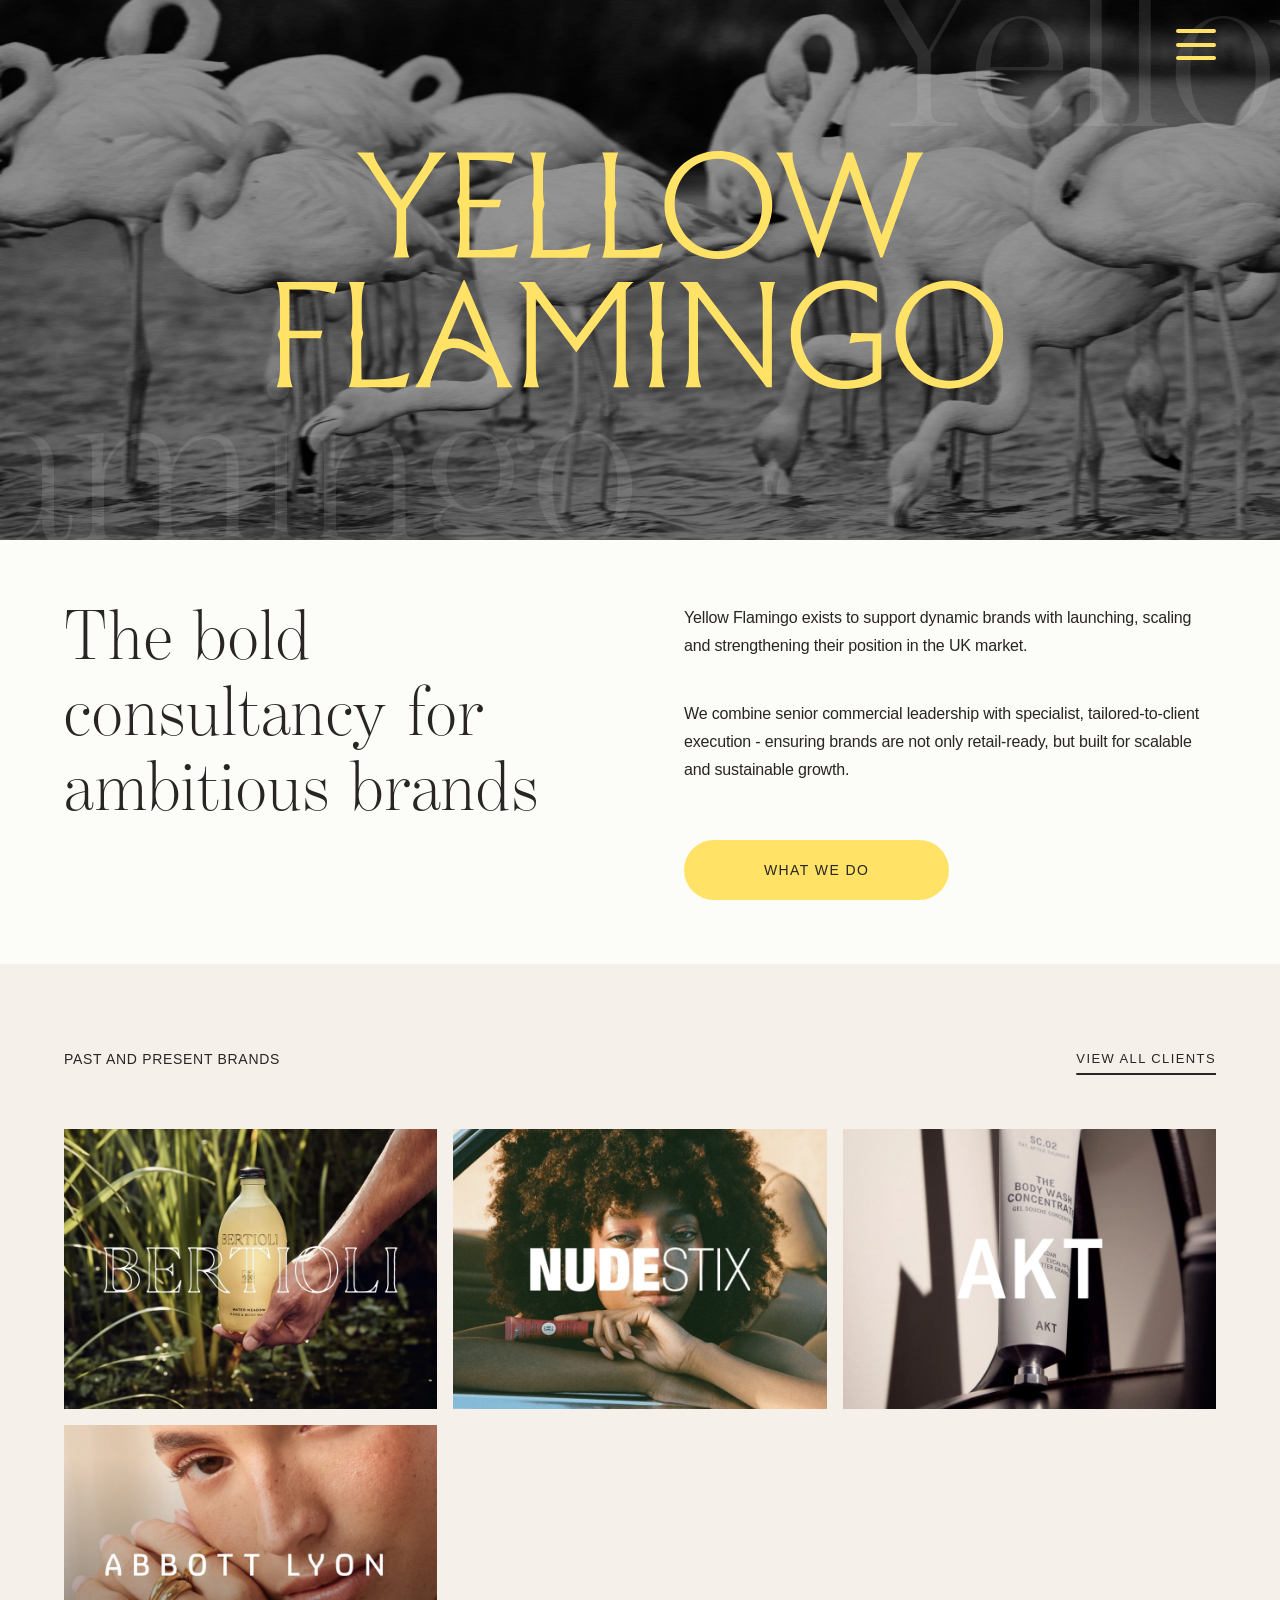
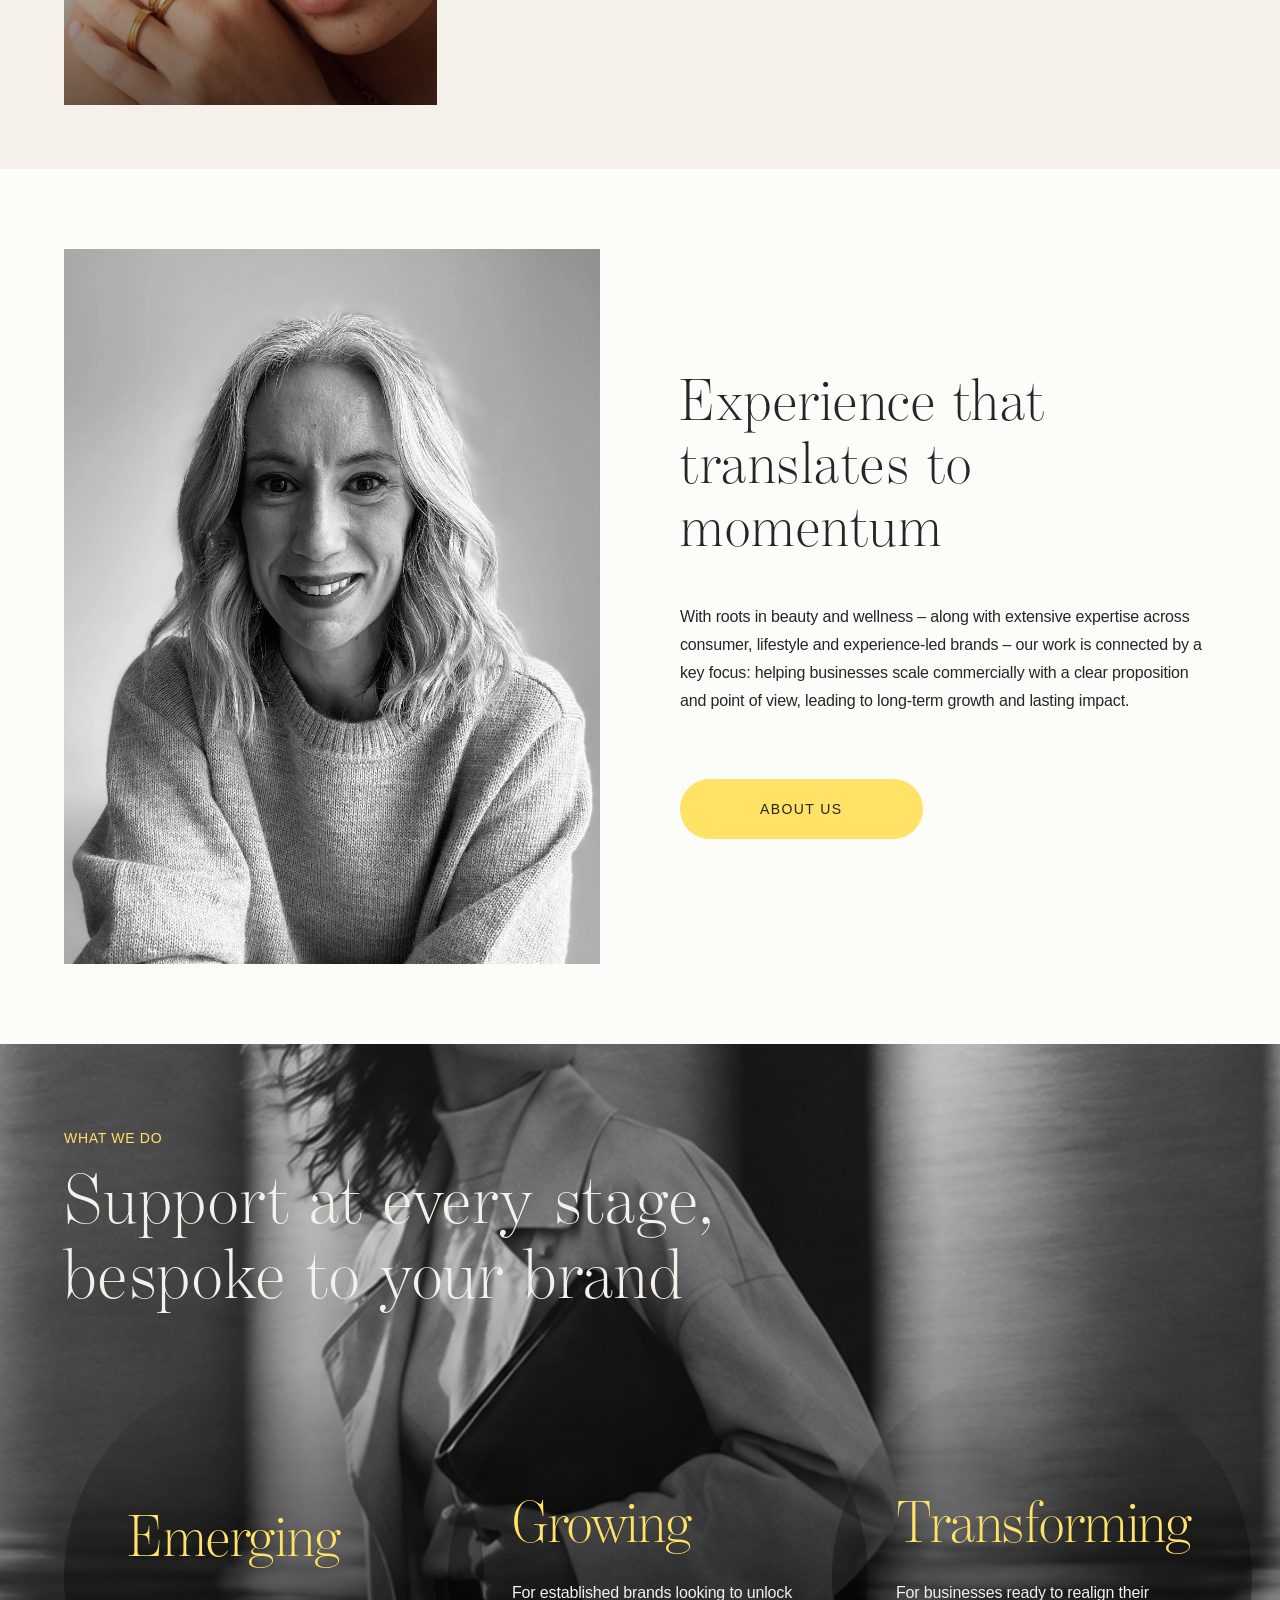
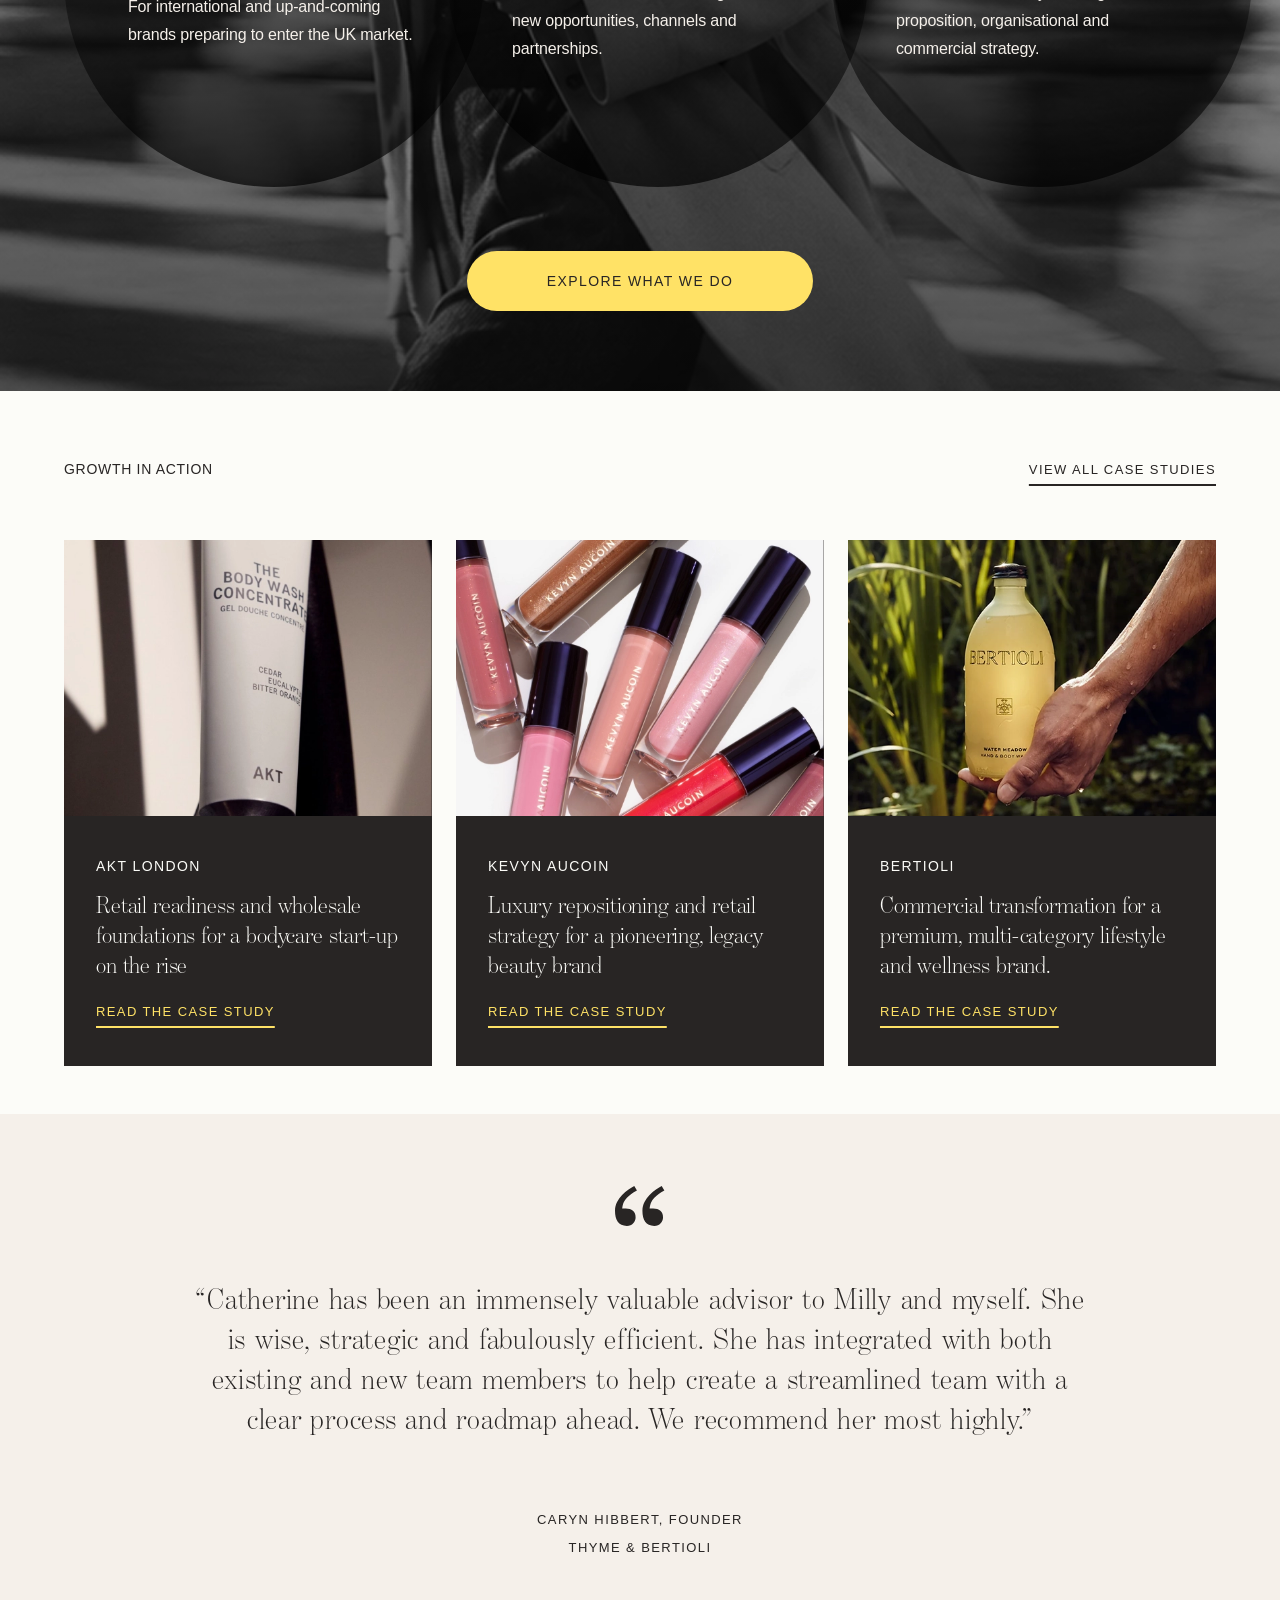
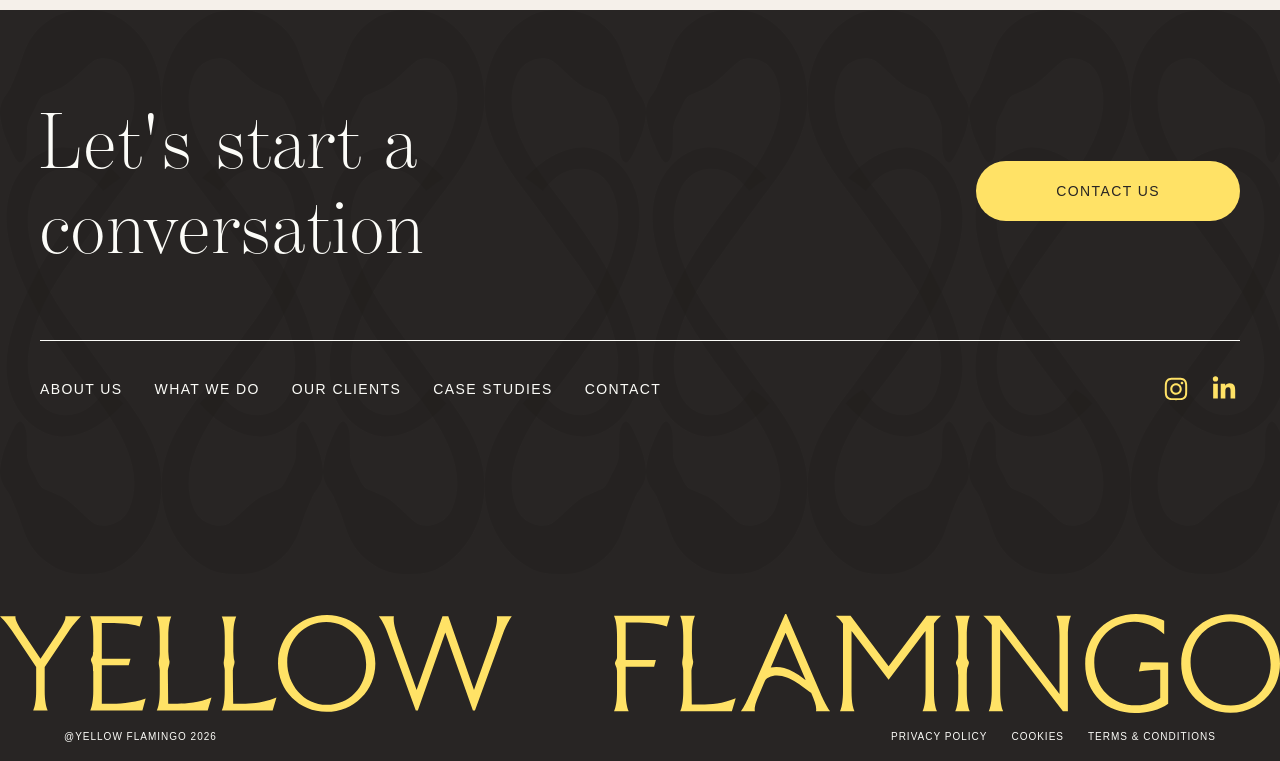
<file: index.html>
<!DOCTYPE html>
<html lang="en-US">

<head><meta charset="UTF-8">
    
    <meta name="viewport" content="width=device-width, initial-scale=1.0">
    <title>Yellow Flamingo</title>
<meta name="robots" content="max-image-preview:large">
<style id="wp-img-auto-sizes-contain-inline-css">
img:is([sizes=auto i],[sizes^="auto," i]){contain-intrinsic-size:3000px 1500px}
/*# sourceURL=wp-img-auto-sizes-contain-inline-css */
</style>
<style id="wp-emoji-styles-inline-css">

	img.wp-smiley, img.emoji {
		display: inline !important;
		border: none !important;
		box-shadow: none !important;
		height: 1em !important;
		width: 1em !important;
		margin: 0 0.07em !important;
		vertical-align: -0.1em !important;
		background: none !important;
		padding: 0 !important;
	}
/*# sourceURL=wp-emoji-styles-inline-css */
</style>
<style id="wp-block-library-inline-css">
:root{--wp-block-synced-color:#7a00df;--wp-block-synced-color--rgb:122,0,223;--wp-bound-block-color:var(--wp-block-synced-color);--wp-editor-canvas-background:#ddd;--wp-admin-theme-color:#007cba;--wp-admin-theme-color--rgb:0,124,186;--wp-admin-theme-color-darker-10:#006ba1;--wp-admin-theme-color-darker-10--rgb:0,107,160.5;--wp-admin-theme-color-darker-20:#005a87;--wp-admin-theme-color-darker-20--rgb:0,90,135;--wp-admin-border-width-focus:2px}@media (min-resolution:192dpi){:root{--wp-admin-border-width-focus:1.5px}}.wp-element-button{cursor:pointer}:root .has-very-light-gray-background-color{background-color:#eee}:root .has-very-dark-gray-background-color{background-color:#313131}:root .has-very-light-gray-color{color:#eee}:root .has-very-dark-gray-color{color:#313131}:root .has-vivid-green-cyan-to-vivid-cyan-blue-gradient-background{background:linear-gradient(135deg,#00d084,#0693e3)}:root .has-purple-crush-gradient-background{background:linear-gradient(135deg,#34e2e4,#4721fb 50%,#ab1dfe)}:root .has-hazy-dawn-gradient-background{background:linear-gradient(135deg,#faaca8,#dad0ec)}:root .has-subdued-olive-gradient-background{background:linear-gradient(135deg,#fafae1,#67a671)}:root .has-atomic-cream-gradient-background{background:linear-gradient(135deg,#fdd79a,#004a59)}:root .has-nightshade-gradient-background{background:linear-gradient(135deg,#330968,#31cdcf)}:root .has-midnight-gradient-background{background:linear-gradient(135deg,#020381,#2874fc)}:root{--wp--preset--font-size--normal:16px;--wp--preset--font-size--huge:42px}.has-regular-font-size{font-size:1em}.has-larger-font-size{font-size:2.625em}.has-normal-font-size{font-size:var(--wp--preset--font-size--normal)}.has-huge-font-size{font-size:var(--wp--preset--font-size--huge)}:root .has-text-align-center{text-align:center}:root .has-text-align-left{text-align:left}:root .has-text-align-right{text-align:right}.has-fit-text{white-space:nowrap!important}#end-resizable-editor-section{display:none}.aligncenter{clear:both}.items-justified-left{justify-content:flex-start}.items-justified-center{justify-content:center}.items-justified-right{justify-content:flex-end}.items-justified-space-between{justify-content:space-between}.screen-reader-text{word-wrap:normal!important;border:0;clip-path:inset(50%);height:1px;margin:-1px;overflow:hidden;padding:0;position:absolute;width:1px;word-break:normal!important}.screen-reader-text:focus{background-color:#ddd;clip-path:none;color:#444;display:block;font-size:1em;height:auto;left:5px;line-height:normal;padding:15px 23px 14px;text-decoration:none;top:5px;width:auto;z-index:100000}html :where(.has-border-color){border-style:solid}html :where([style^=border-color],[style*=";border-color"],[style*="; border-color"]){border-style:solid}html :where([style^=border-top-color],[style*=";border-top-color"],[style*="; border-top-color"]){border-top-style:solid}html :where([style^=border-right-color],[style*=";border-right-color"],[style*="; border-right-color"]){border-right-style:solid}html :where([style^=border-bottom-color],[style*=";border-bottom-color"],[style*="; border-bottom-color"]){border-bottom-style:solid}html :where([style^=border-left-color],[style*=";border-left-color"],[style*="; border-left-color"]){border-left-style:solid}html :where([style^=border-width],[style*=";border-width"],[style*="; border-width"]){border-style:solid}html :where([style^=border-top-width],[style*=";border-top-width"],[style*="; border-top-width"]){border-top-style:solid}html :where([style^=border-right-width],[style*=";border-right-width"],[style*="; border-right-width"]){border-right-style:solid}html :where([style^=border-bottom-width],[style*=";border-bottom-width"],[style*="; border-bottom-width"]){border-bottom-style:solid}html :where([style^=border-left-width],[style*=";border-left-width"],[style*="; border-left-width"]){border-left-style:solid}html :where(img[class*=wp-image-]){height:auto;max-width:100%}:where(figure){margin:0 0 1em}html :where(.is-position-sticky){--wp-admin--admin-bar--position-offset:var(--wp-admin--admin-bar--height,0px)}@media screen and (max-width:600px){html :where(.is-position-sticky){--wp-admin--admin-bar--position-offset:0px}}

/*# sourceURL=/wp-includes/css/dist/block-library/common.min.css */
</style>
<style id="classic-theme-styles-inline-css">
/*! This file is auto-generated */
.wp-block-button__link{color:#fff;background-color:#32373c;border-radius:9999px;box-shadow:none;text-decoration:none;padding:calc(.667em + 2px) calc(1.333em + 2px);font-size:1.125em}.wp-block-file__button{background:#32373c;color:#fff;text-decoration:none}
/*# sourceURL=/wp-includes/css/classic-themes.min.css */
</style>

<style id="global-styles-inline-css">
:root{--wp--preset--aspect-ratio--square: 1;--wp--preset--aspect-ratio--4-3: 4/3;--wp--preset--aspect-ratio--3-4: 3/4;--wp--preset--aspect-ratio--3-2: 3/2;--wp--preset--aspect-ratio--2-3: 2/3;--wp--preset--aspect-ratio--16-9: 16/9;--wp--preset--aspect-ratio--9-16: 9/16;--wp--preset--color--black: #000000;--wp--preset--color--cyan-bluish-gray: #abb8c3;--wp--preset--color--white: #ffffff;--wp--preset--color--pale-pink: #f78da7;--wp--preset--color--vivid-red: #cf2e2e;--wp--preset--color--luminous-vivid-orange: #ff6900;--wp--preset--color--luminous-vivid-amber: #fcb900;--wp--preset--color--light-green-cyan: #7bdcb5;--wp--preset--color--vivid-green-cyan: #00d084;--wp--preset--color--pale-cyan-blue: #8ed1fc;--wp--preset--color--vivid-cyan-blue: #0693e3;--wp--preset--color--vivid-purple: #9b51e0;--wp--preset--gradient--vivid-cyan-blue-to-vivid-purple: linear-gradient(135deg,rgb(6,147,227) 0%,rgb(155,81,224) 100%);--wp--preset--gradient--light-green-cyan-to-vivid-green-cyan: linear-gradient(135deg,rgb(122,220,180) 0%,rgb(0,208,130) 100%);--wp--preset--gradient--luminous-vivid-amber-to-luminous-vivid-orange: linear-gradient(135deg,rgb(252,185,0) 0%,rgb(255,105,0) 100%);--wp--preset--gradient--luminous-vivid-orange-to-vivid-red: linear-gradient(135deg,rgb(255,105,0) 0%,rgb(207,46,46) 100%);--wp--preset--gradient--very-light-gray-to-cyan-bluish-gray: linear-gradient(135deg,rgb(238,238,238) 0%,rgb(169,184,195) 100%);--wp--preset--gradient--cool-to-warm-spectrum: linear-gradient(135deg,rgb(74,234,220) 0%,rgb(151,120,209) 20%,rgb(207,42,186) 40%,rgb(238,44,130) 60%,rgb(251,105,98) 80%,rgb(254,248,76) 100%);--wp--preset--gradient--blush-light-purple: linear-gradient(135deg,rgb(255,206,236) 0%,rgb(152,150,240) 100%);--wp--preset--gradient--blush-bordeaux: linear-gradient(135deg,rgb(254,205,165) 0%,rgb(254,45,45) 50%,rgb(107,0,62) 100%);--wp--preset--gradient--luminous-dusk: linear-gradient(135deg,rgb(255,203,112) 0%,rgb(199,81,192) 50%,rgb(65,88,208) 100%);--wp--preset--gradient--pale-ocean: linear-gradient(135deg,rgb(255,245,203) 0%,rgb(182,227,212) 50%,rgb(51,167,181) 100%);--wp--preset--gradient--electric-grass: linear-gradient(135deg,rgb(202,248,128) 0%,rgb(113,206,126) 100%);--wp--preset--gradient--midnight: linear-gradient(135deg,rgb(2,3,129) 0%,rgb(40,116,252) 100%);--wp--preset--font-size--small: 13px;--wp--preset--font-size--medium: 20px;--wp--preset--font-size--large: 36px;--wp--preset--font-size--x-large: 42px;--wp--preset--spacing--20: 0.44rem;--wp--preset--spacing--30: 0.67rem;--wp--preset--spacing--40: 1rem;--wp--preset--spacing--50: 1.5rem;--wp--preset--spacing--60: 2.25rem;--wp--preset--spacing--70: 3.38rem;--wp--preset--spacing--80: 5.06rem;--wp--preset--shadow--natural: 6px 6px 9px rgba(0, 0, 0, 0.2);--wp--preset--shadow--deep: 12px 12px 50px rgba(0, 0, 0, 0.4);--wp--preset--shadow--sharp: 6px 6px 0px rgba(0, 0, 0, 0.2);--wp--preset--shadow--outlined: 6px 6px 0px -3px rgb(255, 255, 255), 6px 6px rgb(0, 0, 0);--wp--preset--shadow--crisp: 6px 6px 0px rgb(0, 0, 0);}.wp-block-button{--wp--preset--dimension--25: 25%;--wp--preset--dimension--50: 50%;--wp--preset--dimension--75: 75%;--wp--preset--dimension--100: 100%;}:where(body) { margin: 0; }:where(.is-layout-flex){gap: 0.5em;}:where(.is-layout-grid){gap: 0.5em;}body .is-layout-flex{display: flex;}.is-layout-flex{flex-wrap: wrap;align-items: center;}.is-layout-flex > :is(*, div){margin: 0;}body .is-layout-grid{display: grid;}.is-layout-grid > :is(*, div){margin: 0;}body{padding-top: 0px;padding-right: 0px;padding-bottom: 0px;padding-left: 0px;}:root :where(.wp-element-button, .wp-block-button__link){background-color: #32373c;border-width: 0;color: #fff;font-family: inherit;font-size: inherit;font-style: inherit;font-weight: inherit;letter-spacing: inherit;line-height: inherit;padding-top: calc(0.667em + 2px);padding-right: calc(1.333em + 2px);padding-bottom: calc(0.667em + 2px);padding-left: calc(1.333em + 2px);text-decoration: none;text-transform: inherit;}.has-black-color{color: var(--wp--preset--color--black) !important;}.has-cyan-bluish-gray-color{color: var(--wp--preset--color--cyan-bluish-gray) !important;}.has-white-color{color: var(--wp--preset--color--white) !important;}.has-pale-pink-color{color: var(--wp--preset--color--pale-pink) !important;}.has-vivid-red-color{color: var(--wp--preset--color--vivid-red) !important;}.has-luminous-vivid-orange-color{color: var(--wp--preset--color--luminous-vivid-orange) !important;}.has-luminous-vivid-amber-color{color: var(--wp--preset--color--luminous-vivid-amber) !important;}.has-light-green-cyan-color{color: var(--wp--preset--color--light-green-cyan) !important;}.has-vivid-green-cyan-color{color: var(--wp--preset--color--vivid-green-cyan) !important;}.has-pale-cyan-blue-color{color: var(--wp--preset--color--pale-cyan-blue) !important;}.has-vivid-cyan-blue-color{color: var(--wp--preset--color--vivid-cyan-blue) !important;}.has-vivid-purple-color{color: var(--wp--preset--color--vivid-purple) !important;}.has-black-background-color{background-color: var(--wp--preset--color--black) !important;}.has-cyan-bluish-gray-background-color{background-color: var(--wp--preset--color--cyan-bluish-gray) !important;}.has-white-background-color{background-color: var(--wp--preset--color--white) !important;}.has-pale-pink-background-color{background-color: var(--wp--preset--color--pale-pink) !important;}.has-vivid-red-background-color{background-color: var(--wp--preset--color--vivid-red) !important;}.has-luminous-vivid-orange-background-color{background-color: var(--wp--preset--color--luminous-vivid-orange) !important;}.has-luminous-vivid-amber-background-color{background-color: var(--wp--preset--color--luminous-vivid-amber) !important;}.has-light-green-cyan-background-color{background-color: var(--wp--preset--color--light-green-cyan) !important;}.has-vivid-green-cyan-background-color{background-color: var(--wp--preset--color--vivid-green-cyan) !important;}.has-pale-cyan-blue-background-color{background-color: var(--wp--preset--color--pale-cyan-blue) !important;}.has-vivid-cyan-blue-background-color{background-color: var(--wp--preset--color--vivid-cyan-blue) !important;}.has-vivid-purple-background-color{background-color: var(--wp--preset--color--vivid-purple) !important;}.has-black-border-color{border-color: var(--wp--preset--color--black) !important;}.has-cyan-bluish-gray-border-color{border-color: var(--wp--preset--color--cyan-bluish-gray) !important;}.has-white-border-color{border-color: var(--wp--preset--color--white) !important;}.has-pale-pink-border-color{border-color: var(--wp--preset--color--pale-pink) !important;}.has-vivid-red-border-color{border-color: var(--wp--preset--color--vivid-red) !important;}.has-luminous-vivid-orange-border-color{border-color: var(--wp--preset--color--luminous-vivid-orange) !important;}.has-luminous-vivid-amber-border-color{border-color: var(--wp--preset--color--luminous-vivid-amber) !important;}.has-light-green-cyan-border-color{border-color: var(--wp--preset--color--light-green-cyan) !important;}.has-vivid-green-cyan-border-color{border-color: var(--wp--preset--color--vivid-green-cyan) !important;}.has-pale-cyan-blue-border-color{border-color: var(--wp--preset--color--pale-cyan-blue) !important;}.has-vivid-cyan-blue-border-color{border-color: var(--wp--preset--color--vivid-cyan-blue) !important;}.has-vivid-purple-border-color{border-color: var(--wp--preset--color--vivid-purple) !important;}.has-vivid-cyan-blue-to-vivid-purple-gradient-background{background: var(--wp--preset--gradient--vivid-cyan-blue-to-vivid-purple) !important;}.has-light-green-cyan-to-vivid-green-cyan-gradient-background{background: var(--wp--preset--gradient--light-green-cyan-to-vivid-green-cyan) !important;}.has-luminous-vivid-amber-to-luminous-vivid-orange-gradient-background{background: var(--wp--preset--gradient--luminous-vivid-amber-to-luminous-vivid-orange) !important;}.has-luminous-vivid-orange-to-vivid-red-gradient-background{background: var(--wp--preset--gradient--luminous-vivid-orange-to-vivid-red) !important;}.has-very-light-gray-to-cyan-bluish-gray-gradient-background{background: var(--wp--preset--gradient--very-light-gray-to-cyan-bluish-gray) !important;}.has-cool-to-warm-spectrum-gradient-background{background: var(--wp--preset--gradient--cool-to-warm-spectrum) !important;}.has-blush-light-purple-gradient-background{background: var(--wp--preset--gradient--blush-light-purple) !important;}.has-blush-bordeaux-gradient-background{background: var(--wp--preset--gradient--blush-bordeaux) !important;}.has-luminous-dusk-gradient-background{background: var(--wp--preset--gradient--luminous-dusk) !important;}.has-pale-ocean-gradient-background{background: var(--wp--preset--gradient--pale-ocean) !important;}.has-electric-grass-gradient-background{background: var(--wp--preset--gradient--electric-grass) !important;}.has-midnight-gradient-background{background: var(--wp--preset--gradient--midnight) !important;}.has-small-font-size{font-size: var(--wp--preset--font-size--small) !important;}.has-medium-font-size{font-size: var(--wp--preset--font-size--medium) !important;}.has-large-font-size{font-size: var(--wp--preset--font-size--large) !important;}.has-x-large-font-size{font-size: var(--wp--preset--font-size--x-large) !important;}
/*# sourceURL=global-styles-inline-css */
</style>

<link rel="stylesheet" id="yellow-flamingo-style-css" href="/wp-content/themes/yellow-flamingo/style.css?ver=1.0.0" media="all">
<link rel="EditURI" type="application/rsd+xml" title="RSD" href="/xmlrpc.php?rsd">
<meta name="generator" content="WordPress 7.1.3">
</head>

<body class="home blog wp-theme-yellow-flamingo gradient-bg">

    <a href="#main-content" class="sr-only focus:not-sr-only focus:absolute focus:top-4 focus:left-4 focus:z-[100] focus:px-4 focus:py-2 focus:bg-primary focus:text-white focus:rounded-lg">
        Skip to main content
    </a>

    <header class="site-header fixed inset-x-0 top-0 z-50">
        <div id="header-bg" aria-hidden="true" class="pointer-events-none absolute inset-x-0 top-0 h-22 bg-transparent transition-colors duration-300 z-10"></div>

        <div class="container relative z-10 mx-auto flex w-full items-center justify-between px-6 py-4 sm:px-10 lg:px-16 h-22">
                            <a href="/" id="header-logo" class="flex shrink-0 items-center gap-1.5 opacity-0 pointer-events-none transition-opacity duration-300" aria-label="Yellow Flamingo — Home" aria-hidden="true">
                    <img src="/wp-content/themes/yellow-flamingo/assets/images/yellow.svg" alt="" class="h-5 w-auto sm:h-7">
                    <img src="/wp-content/themes/yellow-flamingo/assets/images/flamingo.svg" alt="" class="h-5 pl-2 w-auto sm:h-7">
                </a>
            
            <button type="button" id="menu-toggle" class="group relative z-70 flex h-7 w-10 items-center justify-center cursor-pointer" aria-label="Open menu" aria-expanded="false" aria-controls="primary-menu">
                <svg xmlns="http://www.w3.org/2000/svg" width="40" height="31" viewbox="0 0 40 31" fill="none">
                    <line x1="2" y1="2" x2="38" y2="2" stroke="#FFE266" stroke-width="4" stroke-linecap="round" class="origin-center transform-fill transition-transform duration-300 group-aria-expanded:translate-y-[13.5px] group-aria-expanded:rotate-45"></line>
                    <line x1="2" y1="16" x2="38" y2="16" stroke="#FFE266" stroke-width="4" stroke-linecap="round" class="origin-center transform-fill transition-all duration-300 group-aria-expanded:scale-x-0 group-aria-expanded:opacity-0"></line>
                    <line x1="2" y1="29" x2="38" y2="29" stroke="#FFE266" stroke-width="4" stroke-linecap="round" class="origin-center transform-fill transition-transform duration-300 group-aria-expanded:translate-y-[-13.5px] group-aria-expanded:-rotate-45"></line>
                </svg>
            </button>
        </div>
    </header>

    <div id="primary-menu" class="pointer-events-none fixed inset-0 z-60 opacity-0 transition-opacity duration-300" role="dialog" aria-modal="true" aria-label="Site menu" aria-hidden="true" inert>
        <div class="grid h-full w-full grid-cols-1 overflow-y-auto lg:grid-cols-2">
            <div class="relative flex flex-col items-center justify-center gap-10 bg-charcoal py-24">
                <div class="pointer-events-none fixed inset-x-0 top-0 z-80 container mx-auto flex w-full items-center justify-end px-6 py-4 sm:px-10 lg:hidden lg:px-16 h-22">
                    <button type="button" data-menu-close class="pointer-events-auto relative z-70 flex h-7 w-10 items-center justify-center text-primary" aria-label="Close menu">
                        <svg class="h-6 w-6" xmlns="http://www.w3.org/2000/svg" width="28" height="28" viewbox="0 0 28 28" fill="currentColor">
                            <path d="M26 2L2 26M2 2L26 26" stroke="currentColor" stroke-width="4" stroke-linecap="round" stroke-linejoin="round"></path>
                        </svg>
                    </button>
                </div>

                <div class="pointer-events-none fixed inset-x-0 top-0 z-80 container mx-auto flex w-full justify-start px-6 py-4 sm:px-10 lg:px-16 h-22">
                    <a href="/" class="pointer-events-auto relative z-81 flex shrink-0 items-center gap-1.5" aria-label="Yellow Flamingo — Home">
                        <img src="/wp-content/themes/yellow-flamingo/assets/images/yellow.svg" alt="" class="h-5 w-auto sm:h-7">
                        <img src="/wp-content/themes/yellow-flamingo/assets/images/flamingo.svg" alt="" class="h-5 pl-2 w-auto sm:h-7">
                    </a>
                </div>

                <div class="pointer-events-none fixed inset-x-0 top-0 z-80 container mx-auto flex h-full items-center justify-center px-6 sm:px-10 lg:justify-start lg:px-16">
                    <div class="pointer-events-auto flex flex-col items-center gap-10 lg:items-start">
                        <nav aria-label="Primary" class="flex flex-col items-center gap-6 text-center sm:gap-4 [&amp;_a]:link-underline [&amp;_a]:font-display [&amp;_a]:text-4xl [&amp;_a]:font-light [&amp;_a]:leading-tight [&amp;_a]:text-snow [&amp;_a]:transition-colors [&amp;_a]:duration-300 [&amp;_a:hover]:text-primary [&amp;_li]:list-none sm:[&amp;_a]:text-5xl lg:items-start lg:text-left lg:[&amp;_a]:text-5xl">
                            <li id="menu-item-23" class="menu-item menu-item-type-post_type menu-item-object-page menu-item-23"><a href="/about-us/">About Us</a></li>
<li id="menu-item-26" class="menu-item menu-item-type-post_type menu-item-object-page menu-item-26"><a href="/what-we-do/">What We Do</a></li>
<li id="menu-item-25" class="menu-item menu-item-type-post_type menu-item-object-page menu-item-25"><a href="/our-clients/">Our Clients</a></li>
<li id="menu-item-24" class="menu-item menu-item-type-post_type menu-item-object-page menu-item-24"><a href="/case-studies/">Case Studies</a></li>
                        </nav>

                        <a href="/contact-us/" class="inline-flex w-fit shrink-0 items-center justify-center rounded-full bg-primary px-20 py-5 font-sans text-sm font-medium tracking-[1.4px] text-charcoal uppercase transition-colors duration-300 hover:bg-primary/90">
                            Contact Us
                        </a>
                    </div>
                </div>
            </div>

            <div class="relative hidden flex-col items-center justify-center bg-primary py-10 lg:flex lg:py-16">
                <div class="pointer-events-none fixed inset-x-0 top-0 z-80 container mx-auto hidden w-full items-center justify-end px-6 py-4 sm:px-10 lg:flex lg:px-16 h-22">
                    <button type="button" data-menu-close class="pointer-events-auto relative z-70 flex h-7 w-10 items-center justify-center text-charcoal cursor-pointer" aria-label="Close menu">
                        <svg class="h-6 w-6" xmlns="http://www.w3.org/2000/svg" width="28" height="28" viewbox="0 0 28 28" fill="none">
                            <path d="M26 2L2 26M2 2L26 26" stroke="#1E1E1E" stroke-width="4" stroke-linecap="round" stroke-linejoin="round"></path>
                        </svg>
                    </button>
                </div>

                <div class="pointer-events-none fixed inset-x-0 top-0 z-80 hidden h-full container mx-auto items-center justify-end px-6 sm:px-10 lg:flex lg:px-16">
                                        <div class="pointer-events-auto w-95 overflow-hidden rounded-sm bg-charcoal">
                                                    <img width="546" height="724" src="/wp-content/uploads/2026/10/AKT-1.webp" class="aspect-4/3 w-full object-cover transition-transform duration-300 group-hover:scale-105 wp-post-image" alt="" decoding="async" fetchpriority="high" srcset="/wp-content/uploads/2026/10/AKT-1.webp 546w, /wp-content/uploads/2026/10/AKT-1-226x300.webp 226w" sizes="(max-width: 546px) 100vw, 546px">                                                <div class="px-8 py-10">
                            <p class="font-sans text-sm font-medium tracking-[1.4px] text-snow uppercase">
                                AKT London                            </p>
                            <p class="mt-4 font-display text-2xl leading-tight font-light text-snow">Retail readiness and wholesale foundations for a bodycare start-up on the rise                            </p>
                            <a href="/case-studies/#akt-london" class="eyebrow text-underline mt-4 inline-block text-primary uppercase transition-colors duration-300 hover:text-primary/80">
                                Read the case study
                            </a>
                        </div>
                    </div>
                                    
                </div>
            </div>
        </div>
    </div>


    <main id="main-content" role="main">
<section id="hero" class="relative flex h-90 sm:h-135 w-full items-center justify-center overflow-hidden bg-charcoal">
    <img src="/wp-content/themes/yellow-flamingo/assets/images/yellow-flamingo-hero.webp" alt="A flock of flamingos" class="absolute inset-0 h-full w-full object-cover">

    <div aria-hidden="true" class="pointer-events-none absolute inset-0 bg-black/40"></div>

    <h1>
        <span class="sr-only">Yellow Flamingo</span>

        <span aria-hidden="true" class="pointer-events-none absolute top-0 right-0 z-10 max-w-none translate-x-1/4 -translate-y-1/4 font-display font-light text-[8rem] text-white/10 sm:text-[12rem] lg:text-[16rem] hidden lg:block">
            Yellow
        </span>
        <span aria-hidden="true" class="pointer-events-none absolute bottom-0 left-0 z-10 max-w-none -translate-x-1/4 translate-y-1/4 font-display font-light text-[8rem] whitespace-nowrap text-white/10 sm:text-[12rem] lg:text-[16rem] hidden lg:block">
            Flamingo
        </span>

    </h1>

    <div class="relative z-20 flex flex-col items-center gap-3 px-6 sm:gap-4">
        <img src="/wp-content/themes/yellow-flamingo/assets/images/yellow-flamingo.svg" alt="Yellow Flamingo" class="w-[70vw] max-w-md sm:max-w-lg lg:max-w-3xl scale-115">
    </div>
</section>

<section class="bg-snow">
    <div class="container mx-auto w-full px-6 py-16 sm:px-10 lg:px-16">
        <div class="grid gap-10 lg:grid-cols-2 lg:gap-22">
            <h2 class="font-display text-4xl leading-[1.05] font-light text-charcoal lg:text-7xl tracking-wide">
                The bold consultancy for ambitious brands
            </h2>
            <div class="flex flex-col gap-4">
                <p class="font-sans leading-7 text-charcoal">
                    Yellow Flamingo exists to support dynamic brands with launching, scaling and strengthening their position in the UK market.

                </p>
                <p class="mt-6 font-sans leading-7 text-charcoal">
                    We combine senior commercial leadership with specialist, tailored-to-client execution - ensuring brands are not only retail-ready, but built for scalable and sustainable growth.
                </p>

                <div class="pt-6 lg:pt-10 text-center lg:text-left">
                    <a href="/what-we-do/" class="inline-flex shrink-0 items-center justify-center rounded-full bg-primary px-20 py-5 font-sans text-sm font-medium tracking-[1.4px] text-charcoal uppercase transition-colors duration-300 hover:bg-primary/90">
                        What We Do
                    </a>
                </div>

            </div>
        </div>

    </div>
</section>

<section class="bg-stone">
    <div class="container mx-auto w-full py-16 px-6 sm:px-10 lg:px-16">

        <div class="grid grid-cols-2 items-center py-4">
            <div class="justify-self-start text-charcoal text-sm font-medium font-sans uppercase leading-7 tracking-wider">Past and Present Brands</div>

            <div class="hidden justify-self-end text-charcoal text-sm font-medium font-sans underline uppercase leading-7 tracking-wider eyebrow sm:block">
                <a href="/our-clients/" class="eyebrow text-underline inline-block uppercase transition-colors duration-300">
                    VIEW ALL CLIENTS
                </a>
            </div>
        </div>
        <div class="client-list mt-10 grid grid-cols-2 gap-4 sm:grid-cols-2 lg:grid-cols-3">
                            <div class="client-list-item group relative aspect-4/3 overflow-hidden">
                                            <img width="866" height="700" src="/wp-content/uploads/2026/10/Bertioli-1.webp" class="h-full w-full object-cover transition-transform duration-300 group-hover:scale-105 wp-post-image" alt="Bertioli" decoding="async" srcset="/wp-content/uploads/2026/10/Bertioli-1.webp 866w, /wp-content/uploads/2026/10/Bertioli-1-300x242.webp 300w, /wp-content/uploads/2026/10/Bertioli-1-768x621.webp 768w" sizes="(max-width: 866px) 100vw, 866px">                                        
                </div>
                            <div class="client-list-item group relative aspect-4/3 overflow-hidden">
                                            <img width="866" height="700" src="/wp-content/uploads/2026/10/NudeStix.webp" class="h-full w-full object-cover transition-transform duration-300 group-hover:scale-105 wp-post-image" alt="NudeStix" decoding="async" srcset="/wp-content/uploads/2026/10/NudeStix.webp 866w, /wp-content/uploads/2026/10/NudeStix-300x242.webp 300w, /wp-content/uploads/2026/10/NudeStix-768x621.webp 768w" sizes="(max-width: 866px) 100vw, 866px">                                        
                </div>
                            <div class="client-list-item group relative aspect-4/3 overflow-hidden">
                                            <img width="866" height="700" src="/wp-content/uploads/2026/10/AKT.webp" class="h-full w-full object-cover transition-transform duration-300 group-hover:scale-105 wp-post-image" alt="AKT London" decoding="async" srcset="/wp-content/uploads/2026/10/AKT.webp 866w, /wp-content/uploads/2026/10/AKT-300x242.webp 300w, /wp-content/uploads/2026/10/AKT-768x621.webp 768w" sizes="(max-width: 866px) 100vw, 866px">                                        
                </div>
                            <div class="client-list-item group relative aspect-4/3 overflow-hidden">
                                            <img width="866" height="700" src="/wp-content/uploads/2026/10/Abbott-Lyon.webp" class="h-full w-full object-cover transition-transform duration-300 group-hover:scale-105 wp-post-image" alt="Abbott Lyon" decoding="async" srcset="/wp-content/uploads/2026/10/Abbott-Lyon.webp 866w, /wp-content/uploads/2026/10/Abbott-Lyon-300x242.webp 300w, /wp-content/uploads/2026/10/Abbott-Lyon-768x621.webp 768w" sizes="(max-width: 866px) 100vw, 866px">                                        
                </div>
                            <div class="client-list-item group relative aspect-4/3 overflow-hidden">
                                            <img width="866" height="700" src="/wp-content/uploads/2026/10/Kevyn-Aucion.webp" class="h-full w-full object-cover transition-transform duration-300 group-hover:scale-105 wp-post-image" alt="Kevyn Aucion" decoding="async" srcset="/wp-content/uploads/2026/10/Kevyn-Aucion.webp 866w, /wp-content/uploads/2026/10/Kevyn-Aucion-300x242.webp 300w, /wp-content/uploads/2026/10/Kevyn-Aucion-768x621.webp 768w" sizes="(max-width: 866px) 100vw, 866px">                                        
                </div>
                            <div class="client-list-item group relative aspect-4/3 overflow-hidden">
                                            <img width="866" height="700" src="/wp-content/uploads/2026/10/Bare.webp" class="h-full w-full object-cover transition-transform duration-300 group-hover:scale-105 wp-post-image" alt="Bare" decoding="async" srcset="/wp-content/uploads/2026/10/Bare.webp 866w, /wp-content/uploads/2026/10/Bare-300x242.webp 300w, /wp-content/uploads/2026/10/Bare-768x621.webp 768w" sizes="(max-width: 866px) 100vw, 866px">                                        
                </div>
                    </div>

        <div class="mt-6 text-center sm:hidden">
            <a href="/our-clients/" class="eyebrow text-underline inline-block text-charcoal text-sm font-medium font-sans uppercase tracking-wider transition-colors duration-300 decoration-primary">
                VIEW ALL CLIENTS
            </a>
        </div>

    </div>
</section>

<section class="bg-snow">
    <div class="container mx-auto w-full px-6 py-20 sm:px-10 lg:px-16">
        <div class="grid gap-10 lg:grid-cols-2 lg:gap-20 items-center">

            <div class="overflow-hidden">
                <img src="/wp-content/themes/yellow-flamingo/assets/images/catherine.webp" alt="Catherine Bossom, Founder of Yellow Flamingo" class="w-full h-auto object-cover scale-115">
            </div>

            <div>
                <h2 class="font-display text-4xl leading-[1.05] font-light text-charcoal lg:text-6xl tracking-wide">
                    Experience that translates to momentum
                </h2>
                <p class="mt-10 font-sans leading-7 text-charcoal">
                    With roots in beauty and wellness – along with extensive expertise across consumer, lifestyle and experience-led brands – our work is connected by a key focus: helping businesses scale commercially with a clear proposition and point of view, leading to long-term growth and lasting impact.
                </p>

                <div class="pt-16 text-center lg:text-left">
                    <a href="/about-us/" class="inline-flex shrink-0 items-center justify-center rounded-full bg-primary px-20 py-5 font-sans text-sm font-medium tracking-[1.4px] text-charcoal uppercase transition-colors duration-300 hover:bg-primary/90">
                        About Us
                    </a>
                </div>

            </div>
        </div>
    </div>
</section>


<section class="relative overflow-hidden bg-charcoal">
    <img src="/wp-content/themes/yellow-flamingo/assets/images/what-we-do.webp" alt="" class="absolute inset-0 h-full w-full object-cover">

    <div aria-hidden="true" class="pointer-events-none absolute inset-0 bg-linear-to-b from-black/0 to-black/60">
    </div>

    <div class="relative z-10 container mx-auto w-full px-6 py-20 sm:px-10 lg:px-16">
        <div class="text-sm font-medium font-sans uppercase leading-7 tracking-wider text-primary">WHAT WE DO</div>

        <h2 class="mt-4 max-w-3xl font-display text-5xl leading-[1.05] font-light text-stone lg:text-7xl tracking-wide">
            Support at every stage, bespoke to your brand
        </h2>

        <div class="mt-12 flex flex-col gap-20 sm:grid lg:grid-cols-3 lg:gap-0">
            <div class="flex flex-col items-start gap-4 text-left lg:mx-auto lg:items-center lg:justify-center lg:rounded-full lg:bg-linear-to-b lg:from-black/0 lg:to-black/70 lg:p-6 lg:text-center lg:size-105 lg:p-16 lg:mx-0 lg:items-start lg:text-left">
                <div class="font-display text-5xl font-light leading-[1.2] text-primary lg:text-6xl">Emerging</div>
                <p class="font-sans leading-7 text-stone">For international and up-and-coming brands preparing to enter the UK market.</p>
            </div>
            <div class="flex flex-col items-start gap-4 text-left lg:mx-auto lg:items-center lg:justify-center lg:rounded-full lg:bg-linear-to-b lg:from-black/0 lg:to-black/70 lg:p-6 lg:text-center lg:size-105 lg:p-16 lg:mx-0 lg:items-start lg:text-left">
                <div class="font-display text-5xl font-light leading-[1.2] text-primary lg:text-6xl">Growing</div>
                <p class="font-sans leading-7 text-stone">For established brands looking to unlock new opportunities, channels and partnerships.</p>
            </div>
            <div class="flex flex-col items-start gap-4 text-left lg:mx-auto lg:items-center lg:justify-center lg:rounded-full lg:bg-linear-to-b lg:from-black/0 lg:to-black/70 lg:p-6 lg:text-center lg:size-105 lg:p-16 lg:mx-0 lg:items-start lg:text-left">
                <div class="font-display text-5xl font-light leading-[1.2] text-primary lg:text-6xl">Transforming</div>
                <p class="font-sans leading-7 text-stone">For businesses ready to realign their proposition, organisational and commercial strategy.</p>
            </div>
        </div>

        <div class="pt-16 text-center">
            <a href="/what-we-do/" class="inline-flex shrink-0 items-center justify-center rounded-full bg-primary px-20 py-5 font-sans text-sm font-medium tracking-[1.4px] text-charcoal uppercase transition-colors duration-300 hover:bg-primary/90">
                Explore What We Do
            </a>
        </div>
    </div>
</section>

<section class="bg-snow">
    <div class="container mx-auto w-full py-12 px-6 sm:px-10 lg:px-16">

        <div class="grid grid-cols-2 items-center py-4">
            <div class="justify-self-start text-charcoal text-sm font-medium font-sans uppercase leading-7 tracking-wider">GROWTH IN ACTION</div>

            <div class="hidden justify-self-end text-charcoal text-sm font-medium font-sans underline uppercase leading-7 tracking-wider eyebrow sm:block">
                <a href="/case-studies/" class="eyebrow text-underline inline-block uppercase transition-colors duration-300">
                    VIEW ALL CASE STUDIES
                </a>
            </div>
        </div>
        <div class="relative mt-10 overflow-hidden" data-case-studies>
            <div class="case-studies flex gap-6" data-case-studies-track>
                                    <div class="group w-full shrink-0 overflow-hidden rounded-sm bg-charcoal sm:w-[calc(50%-0.75rem)] lg:w-[calc(33.333%-1rem)]" data-case-studies-card>
                                                    <img width="546" height="724" src="/wp-content/uploads/2026/10/AKT-1.webp" class="aspect-4/3 w-full object-cover transition-transform duration-300 group-hover:scale-105 wp-post-image" alt="" decoding="async" srcset="/wp-content/uploads/2026/10/AKT-1.webp 546w, /wp-content/uploads/2026/10/AKT-1-226x300.webp 226w" sizes="(max-width: 546px) 100vw, 546px">                                                <div class="px-8 py-10">
                            <p class="font-sans text-sm font-medium tracking-[1.4px] text-snow uppercase">
                                AKT London                            </p>
                            <p class="mt-4 font-display text-2xl leading-tight font-light text-snow">Retail readiness and wholesale foundations for a bodycare start-up on the rise                            </p>
                            <a href="/case-studies/#akt-london" class="eyebrow text-underline mt-4 inline-block text-primary uppercase transition-colors duration-300 hover:text-primary/80">
                                Read the case study
                            </a>
                        </div>
                    </div>
                                    <div class="group w-full shrink-0 overflow-hidden rounded-sm bg-charcoal sm:w-[calc(50%-0.75rem)] lg:w-[calc(33.333%-1rem)]" data-case-studies-card>
                                                    <img width="546" height="724" src="/wp-content/uploads/2026/10/Kevyn-Aucoin.webp" class="aspect-4/3 w-full object-cover transition-transform duration-300 group-hover:scale-105 wp-post-image" alt="" decoding="async" srcset="/wp-content/uploads/2026/10/Kevyn-Aucoin.webp 546w, /wp-content/uploads/2026/10/Kevyn-Aucoin-226x300.webp 226w" sizes="(max-width: 546px) 100vw, 546px">                                                <div class="px-8 py-10">
                            <p class="font-sans text-sm font-medium tracking-[1.4px] text-snow uppercase">
                                Kevyn Aucoin                            </p>
                            <p class="mt-4 font-display text-2xl leading-tight font-light text-snow">Luxury repositioning and retail strategy for a pioneering, legacy beauty brand                            </p>
                            <a href="/case-studies/#kevyn-aucoin" class="eyebrow text-underline mt-4 inline-block text-primary uppercase transition-colors duration-300 hover:text-primary/80">
                                Read the case study
                            </a>
                        </div>
                    </div>
                                    <div class="group w-full shrink-0 overflow-hidden rounded-sm bg-charcoal sm:w-[calc(50%-0.75rem)] lg:w-[calc(33.333%-1rem)]" data-case-studies-card>
                                                    <img width="546" height="724" src="/wp-content/uploads/2026/10/bertioli.webp" class="aspect-4/3 w-full object-cover transition-transform duration-300 group-hover:scale-105 wp-post-image" alt="" decoding="async" srcset="/wp-content/uploads/2026/10/bertioli.webp 546w, /wp-content/uploads/2026/10/bertioli-226x300.webp 226w" sizes="(max-width: 546px) 100vw, 546px">                                                <div class="px-8 py-10">
                            <p class="font-sans text-sm font-medium tracking-[1.4px] text-snow uppercase">
                                Bertioli                            </p>
                            <p class="mt-4 font-display text-2xl leading-tight font-light text-snow">Commercial transformation for a premium, multi-category lifestyle and wellness brand.                            </p>
                            <a href="/case-studies/#bertioli" class="eyebrow text-underline mt-4 inline-block text-primary uppercase transition-colors duration-300 hover:text-primary/80">
                                Read the case study
                            </a>
                        </div>
                    </div>
                            </div>
        </div>
        <div class="mt-6 text-center sm:hidden">
            <a href="/case-studies/" class="eyebrow text-underline inline-block text-charcoal text-sm font-medium font-sans uppercase tracking-wider transition-colors duration-300 decoration-primary">
                VIEW ALL CASE STUDIES
            </a>
        </div>
        <div class="mt-8 flex shrink-0 items-center justify-center gap-2 sm:justify-end lg:hidden">
            <button type="button" data-case-studies-previous aria-label="Previous case study" class="flex size-9 items-center justify-center rounded-full border border-charcoal text-charcoal disabled:pointer-events-none disabled:opacity-40">
                <svg xmlns="http://www.w3.org/2000/svg" width="24" height="24" viewbox="0 0 24 24" fill="none">
                    <path d="M10.8 12L15.4 7.4L14 6L8 12L14 18L15.4 16.6L10.8 12Z" fill="#282524"></path>
                </svg>
            </button>
            <button type="button" data-case-studies-next aria-label="Next case study" class="flex size-9 items-center justify-center rounded-full border border-charcoal text-charcoal disabled:pointer-events-none disabled:opacity-40">
                <svg xmlns="http://www.w3.org/2000/svg" width="24" height="24" viewbox="0 0 24 24" fill="none">
                    <path d="M13.2 12L8.6 7.4L10 6L16 12L10 18L8.6 16.6L13.2 12Z" fill="#282524"></path>
                </svg>
            </button>
        </div>
    </div>
</section>

<section class="bg-stone">
    <div class="container mx-auto w-full px-6 py-12 sm:px-10 lg:px-12">
        <div class="flex justify-center py-6">
            <img src="/wp-content/themes/yellow-flamingo/assets/images/quote-charcoal.svg" alt="" class="h-10 w-auto">
        </div>
        <div class="max-w-4xl mx-auto pt-8">
            <p class="text-charcoal text-3xl font-light leading-10 font-display text-center tracking-wide">
                “Catherine has been an immensely valuable advisor to Milly and myself. She is wise, strategic and fabulously efficient. She has integrated with both existing and new team members to help create a streamlined team with a clear process and roadmap ahead. We recommend her most highly.”
            </p>
        </div>
        <div class="pt-16">
            <p class="eyebrow font-sans leading-7 text-charcoal text-center">
                Caryn Hibbert, Founder
            </p>
            <p class="eyebrow font-sans leading-7 text-charcoal text-center">
                THYME &amp; BERTIOLI
            </p>
        </div>

    </div>
</section>


<!-- Hide the Instagram section for now,
<section class="bg-stone">
    <div class="container mx-auto w-full px-6 py-20 sm:px-10 lg:px-16">
        <div class="text-center text-charcoal text-4xl lg:text-6xl font-light font-display leading-[1.2]">Follow the flamboyance.</div>
        <p class="text-center text-charcoal text-sm font-medium font-sans uppercase leading-7 tracking-wider py-6"><a href="https://www.instagram.com/yellow.flamingo" target="_blank" rel="noopener noreferrer">@yellow.flamingo</a></p>
        <div class="pt-6 grid grid-cols-2 gap-4 sm:grid-cols-3 lg:grid-cols-5">
            <div class="">
                <a href="https://www.instagram.com/yellow.flamingo" target="_blank" rel="noopener noreferrer">
                    <img class="" src="" />
                </a>
            </div>

            <div class="">
                <a href="https://www.instagram.com/yellow.flamingo" target="_blank" rel="noopener noreferrer">
                    <img class="" src="" />
                </a>
            </div>

            <div class="">
                <a href="https://www.instagram.com/yellow.flamingo" target="_blank" rel="noopener noreferrer">
                    <img class="" src="" />
                </a>
            </div>

            <div class="">
                <a href="https://www.instagram.com/yellow.flamingo" target="_blank" rel="noopener noreferrer">
                    <img class="" src="" />
                </a>
            </div>

            <div class="hidden sm:block">
                <a href="https://www.instagram.com/yellow.flamingo" target="_blank" rel="noopener noreferrer">
                    <img class="" src="" />
                </a>
            </div>

        </div>

    </div>
</section>
-->



</main>
<!-- End of Main Content -->

<!-- Footer -->
<footer class="relative overflow-hidden bg-charcoal text-snow">
    <div class="relative lg:min-h-141">
        <div aria-hidden="true" class="pointer-events-none absolute inset-0 bg-repeat" style="background-image:url('/wp-content/themes/yellow-flamingo/assets/images/pattern.svg');">
        </div>

        <div class="container relative z-10 mx-auto w-full px-6 pt-20 pb-10 sm:px-10 md:pt-24 lg:px=20">
            <div class="flex flex-col items-center gap-10 text-center md:flex-row md:items-center md:justify-between md:text-left">
                <h2 class="font-display text-5xl leading-[1.05] font-light text-snow sm:text-6xl lg:text-[5rem] lg:leading-21.25 tracking-wide">
                    Let's start a<br>
                    conversation
                </h2>
                <a href="/contact-us/" class="inline-flex shrink-0 items-center justify-center rounded-full bg-primary px-20 py-5 font-sans text-sm font-medium tracking-[1.4px] text-charcoal uppercase transition-colors duration-300 hover:bg-primary/90">
                    Contact Us
                </a>
            </div>

            <div class="mt-14 border-t border-snow md:mt-16"></div>

            <div class="mt-8 grid grid-cols-2 grid-flow-col grid-rows-3 items-center gap-x-8 gap-y-6 sm:flex sm:flex-row sm:gap-y-3 sm:items-center sm:justify-between">
                <nav aria-label="Footer" class="contents sm:flex sm:flex-wrap sm:items-center sm:gap-x-8 sm:gap-y-3 [&amp;_a]:font-sans [&amp;_a]:text-sm [&amp;_a]:font-medium [&amp;_a]:tracking-[1.4px] [&amp;_a]:text-snow [&amp;_a]:uppercase [&amp;_a]:transition-colors [&amp;_a]:duration-300 [&amp;_a:hover]:text-primary [&amp;_li]:list-none">
                    <li id="menu-item-6" class="menu-item menu-item-type-custom menu-item-object-custom menu-item-6"><a href="/about-us/">About Us</a></li>
<li id="menu-item-7" class="menu-item menu-item-type-custom menu-item-object-custom menu-item-7"><a href="/what-we-do/">What We Do</a></li>
<li id="menu-item-9" class="menu-item menu-item-type-custom menu-item-object-custom menu-item-9"><a href="/our-clients/">Our Clients</a></li>
<li id="menu-item-10" class="menu-item menu-item-type-custom menu-item-object-custom menu-item-10"><a href="/case-studies/">Case Studies</a></li>
<li id="menu-item-27" class="menu-item menu-item-type-post_type menu-item-object-page menu-item-27"><a href="/contact-us/">Contact</a></li>
                </nav>
                <div class="flex items-center gap-4">
                    <a href="https://www.instagram.com/yellow.flamingo/" target="_blank" rel="noopener noreferrer" class="text-primary transition-colors duration-300 hover:text-primary/80">
                        <span class="sr-only">Instagram</span>
                        <svg xmlns="http://www.w3.org/2000/svg" viewbox="0 0 640 640" fill="currentColor" class="h-8 w-8">
                            <path d="M320.3 205C256.8 204.8 205.2 256.2 205 319.7C204.8 383.2 256.2 434.8 319.7 435C383.2 435.2 434.8 383.8 435 320.3C435.2 256.8 383.8 205.2 320.3 205zM319.7 245.4C360.9 245.2 394.4 278.5 394.6 319.7C394.8 360.9 361.5 394.4 320.3 394.6C279.1 394.8 245.6 361.5 245.4 320.3C245.2 279.1 278.5 245.6 319.7 245.4zM413.1 200.3C413.1 185.5 425.1 173.5 439.9 173.5C454.7 173.5 466.7 185.5 466.7 200.3C466.7 215.1 454.7 227.1 439.9 227.1C425.1 227.1 413.1 215.1 413.1 200.3zM542.8 227.5C541.1 191.6 532.9 159.8 506.6 133.6C480.4 107.4 448.6 99.2 412.7 97.4C375.7 95.3 264.8 95.3 227.8 97.4C192 99.1 160.2 107.3 133.9 133.5C107.6 159.7 99.5 191.5 97.7 227.4C95.6 264.4 95.6 375.3 97.7 412.3C99.4 448.2 107.6 480 133.9 506.2C160.2 532.4 191.9 540.6 227.8 542.4C264.8 544.5 375.7 544.5 412.7 542.4C448.6 540.7 480.4 532.5 506.6 506.2C532.8 480 541 448.2 542.8 412.3C544.9 375.3 544.9 264.5 542.8 227.5zM495 452C487.2 471.6 472.1 486.7 452.4 494.6C422.9 506.3 352.9 503.6 320.3 503.6C287.7 503.6 217.6 506.2 188.2 494.6C168.6 486.8 153.5 471.7 145.6 452C133.9 422.5 136.6 352.5 136.6 319.9C136.6 287.3 134 217.2 145.6 187.8C153.4 168.2 168.5 153.1 188.2 145.2C217.7 133.5 287.7 136.2 320.3 136.2C352.9 136.2 423 133.6 452.4 145.2C472 153 487.1 168.1 495 187.8C506.7 217.3 504 287.3 504 319.9C504 352.5 506.7 422.6 495 452z"></path>
                        </svg>
                    </a>
                    <a href="https://www.linkedin.com/company/yellow-flamingo-org/" target="_blank" rel="noopener noreferrer" class="text-primary transition-colors duration-300 hover:text-primary/80">
                        <span class="sr-only">LinkedIn</span>
                        <svg xmlns="http://www.w3.org/2000/svg" viewbox="0 0 640 640" fill="currentColor" class="h-8 w-8">
                            <path d="M196.3 512L103.4 512L103.4 212.9L196.3 212.9L196.3 512zM149.8 172.1C120.1 172.1 96 147.5 96 117.8C96 103.5 101.7 89.9 111.8 79.8C121.9 69.7 135.6 64 149.8 64C164 64 177.7 69.7 187.8 79.8C197.9 89.9 203.6 103.6 203.6 117.8C203.6 147.5 179.5 172.1 149.8 172.1zM543.9 512L451.2 512L451.2 366.4C451.2 331.7 450.5 287.2 402.9 287.2C354.6 287.2 347.2 324.9 347.2 363.9L347.2 512L254.4 512L254.4 212.9L343.5 212.9L343.5 253.7L344.8 253.7C357.2 230.2 387.5 205.4 432.7 205.4C526.7 205.4 544 267.3 544 347.7L544 512L543.9 512z"></path>
                        </svg>
                    </a>
                </div>
            </div>
        </div>
    </div>

    <div class="hidden mt-6 sm:flex w-full flex-col items-center gap-2 overflow-hidden sm:flex-row sm:items-center sm:justify-between sm:gap-0 md:mt-10">
        <img src="/wp-content/themes/yellow-flamingo/assets/images/yellow.svg" alt="Yellow" class="w-[85%] pointer-events-none select-none sm:w-[40%]">
        <img src="/wp-content/themes/yellow-flamingo/assets/images/flamingo.svg" alt="Flamingo" class="w-[90%] pointer-events-none select-none sm:w-[52%]">
    </div>
    <div class="mt-6 flex sm:hidden w-full flex-col items-center gap-2 overflow-hidden sm:flex-row sm:items-center sm:justify-between sm:gap-0 md:mt-10">
        <img src="/wp-content/themes/yellow-flamingo/assets/images/yellow-flamingo.svg" alt="Yellow Flamingo" class="w-full pointer-events-none select-none scale-115">
    </div>

    <div class="container z-10 mx-auto mt-4 flex w-full flex-col items-center gap-3 px-6 pb-4 text-center font-sans text-[10px] font-medium tracking-[1px] text-cream/50 uppercase sm:flex-row sm:items-center sm:justify-between sm:px-10 sm:text-left lg:px-16">
        <p>@Yellow Flamingo 2026</p>
        <div class="flex items-center gap-6">
            <a href="/privacy-policy/" class="transition-colors duration-300">Privacy Policy</a>
            <a href="/cookies/" class="transition-colors duration-300">Cookies</a>
            <a href="/terms-and-conditions/" class="transition-colors duration-300">Terms &amp;
                Conditions</a>
        </div>
    </div>
</footer>

<script type="speculationrules">
{"prefetch":[{"source":"document","where":{"and":[{"href_matches":"/*"},{"not":{"href_matches":["/wp-*.php","/wp-admin/*","/wp-content/uploads/*","/wp-content/*","/wp-content/plugins/*","/wp-content/themes/yellow-flamingo/*","/*\\?(.+)"]}},{"not":{"selector_matches":"a[rel~=\"nofollow\"]"}},{"not":{"selector_matches":".no-prefetch, .no-prefetch a"}}]},"eagerness":"conservative"}]}
</script>
<script id="yellow-flamingo-app-js" src="/wp-content/themes/yellow-flamingo/assets/js/app.min.js?ver=1.0.0"></script>
<script id="wp-emoji-settings" type="application/json">
{"baseUrl":"https://s.w.org/images/core/emoji/17.0.2/72x72/","ext":".png","svgUrl":"https://s.w.org/images/core/emoji/17.0.2/svg/","svgExt":".svg","source":{"concatemoji":"/wp-includes/js/wp-emoji-release.min.js?ver=7.1.3"}}
</script>
<script type="module">
/*! This file is auto-generated */
var e="script#wp-emoji-settings",t=document.querySelector(e);if(!(t instanceof HTMLScriptElement))throw new Error("Element missing: "+e);const r=JSON.parse(t.text),s=(window._wpemojiSettings=r,"wpEmojiSettingsSupports"),o=["flag","emoji"];function i(e){try{var t={supportTests:e,timestamp:(new Date).valueOf()};sessionStorage.setItem(s,JSON.stringify(t))}catch(e){}}function c(e,t,n){e.clearRect(0,0,e.canvas.width,e.canvas.height),e.fillText(t,0,0);t=new Uint32Array(e.getImageData(0,0,e.canvas.width,e.canvas.height).data);e.clearRect(0,0,e.canvas.width,e.canvas.height),e.fillText(n,0,0);const r=new Uint32Array(e.getImageData(0,0,e.canvas.width,e.canvas.height).data);return t.every((e,t)=>e===r[t])}function p(e,t){e.clearRect(0,0,e.canvas.width,e.canvas.height),e.fillText(t,0,0);var n=e.getImageData(16,16,1,1);for(let e=0;e<n.data.length;e++)if(0!==n.data[e])return!1;return!0}function u(e,t,n,r){switch(t){case"flag":return n(e,"\ud83c\udff3\ufe0f\u200d\u26a7\ufe0f","\ud83c\udff3\ufe0f\u200b\u26a7\ufe0f")?!1:!n(e,"\ud83c\udde8\ud83c\uddf6","\ud83c\udde8\u200b\ud83c\uddf6")&&!n(e,"\ud83c\udff4\udb40\udc67\udb40\udc62\udb40\udc65\udb40\udc6e\udb40\udc67\udb40\udc7f","\ud83c\udff4\u200b\udb40\udc67\u200b\udb40\udc62\u200b\udb40\udc65\u200b\udb40\udc6e\u200b\udb40\udc67\u200b\udb40\udc7f");case"emoji":return!r(e,"\ud83e\u1fac8")}return!1}function f(e,t,n,r){let a;const s=(a="undefined"!=typeof WorkerGlobalScope&&self instanceof WorkerGlobalScope?new OffscreenCanvas(300,150):document.createElement("canvas")).getContext("2d",{willReadFrequently:!0}),o=(s.textBaseline="top",s.font="600 32px Arial",{});return e.forEach(e=>{o[e]=t(s,e,n,r)}),o}function a(e){var t=document.createElement("script");t.src=e,t.defer=!0,document.head.appendChild(t)}r.supports={everything:!0,everythingExceptFlag:!0},new Promise(t=>{let n=function(){try{var e=JSON.parse(sessionStorage.getItem(s));if("object"==typeof e&&"number"==typeof e.timestamp&&(new Date).valueOf()<e.timestamp+604800&&"object"==typeof e.supportTests)return e.supportTests}catch(e){}return null}();if(!n){if("undefined"!=typeof Worker&&"undefined"!=typeof OffscreenCanvas&&"undefined"!=typeof URL&&URL.createObjectURL&&"undefined"!=typeof Blob)try{var e="postMessage("+f.toString()+"("+[JSON.stringify(o),u.toString(),c.toString(),p.toString()].join(",")+"));",r=new Blob([e],{type:"text/javascript"});const a=new Worker(URL.createObjectURL(r),{name:"wpTestEmojiSupports"});return void(a.onmessage=e=>{i(n=e.data),a.terminate(),t(n)})}catch(e){}i(n=f(o,u,c,p))}t(n)}).then(e=>{for(const n in e)r.supports[n]=e[n],r.supports.everything=r.supports.everything&&r.supports[n],"flag"!==n&&(r.supports.everythingExceptFlag=r.supports.everythingExceptFlag&&r.supports[n]);var t;r.supports.everythingExceptFlag=r.supports.everythingExceptFlag&&!r.supports.flag,r.supports.everything||((t=r.source||{}).concatemoji?a(t.concatemoji):t.wpemoji&&t.twemoji&&(a(t.twemoji),a(t.wpemoji)))});
//# sourceURL=/wp-includes/js/wp-emoji-loader.min.js
</script>
</body>

</html>
</file>
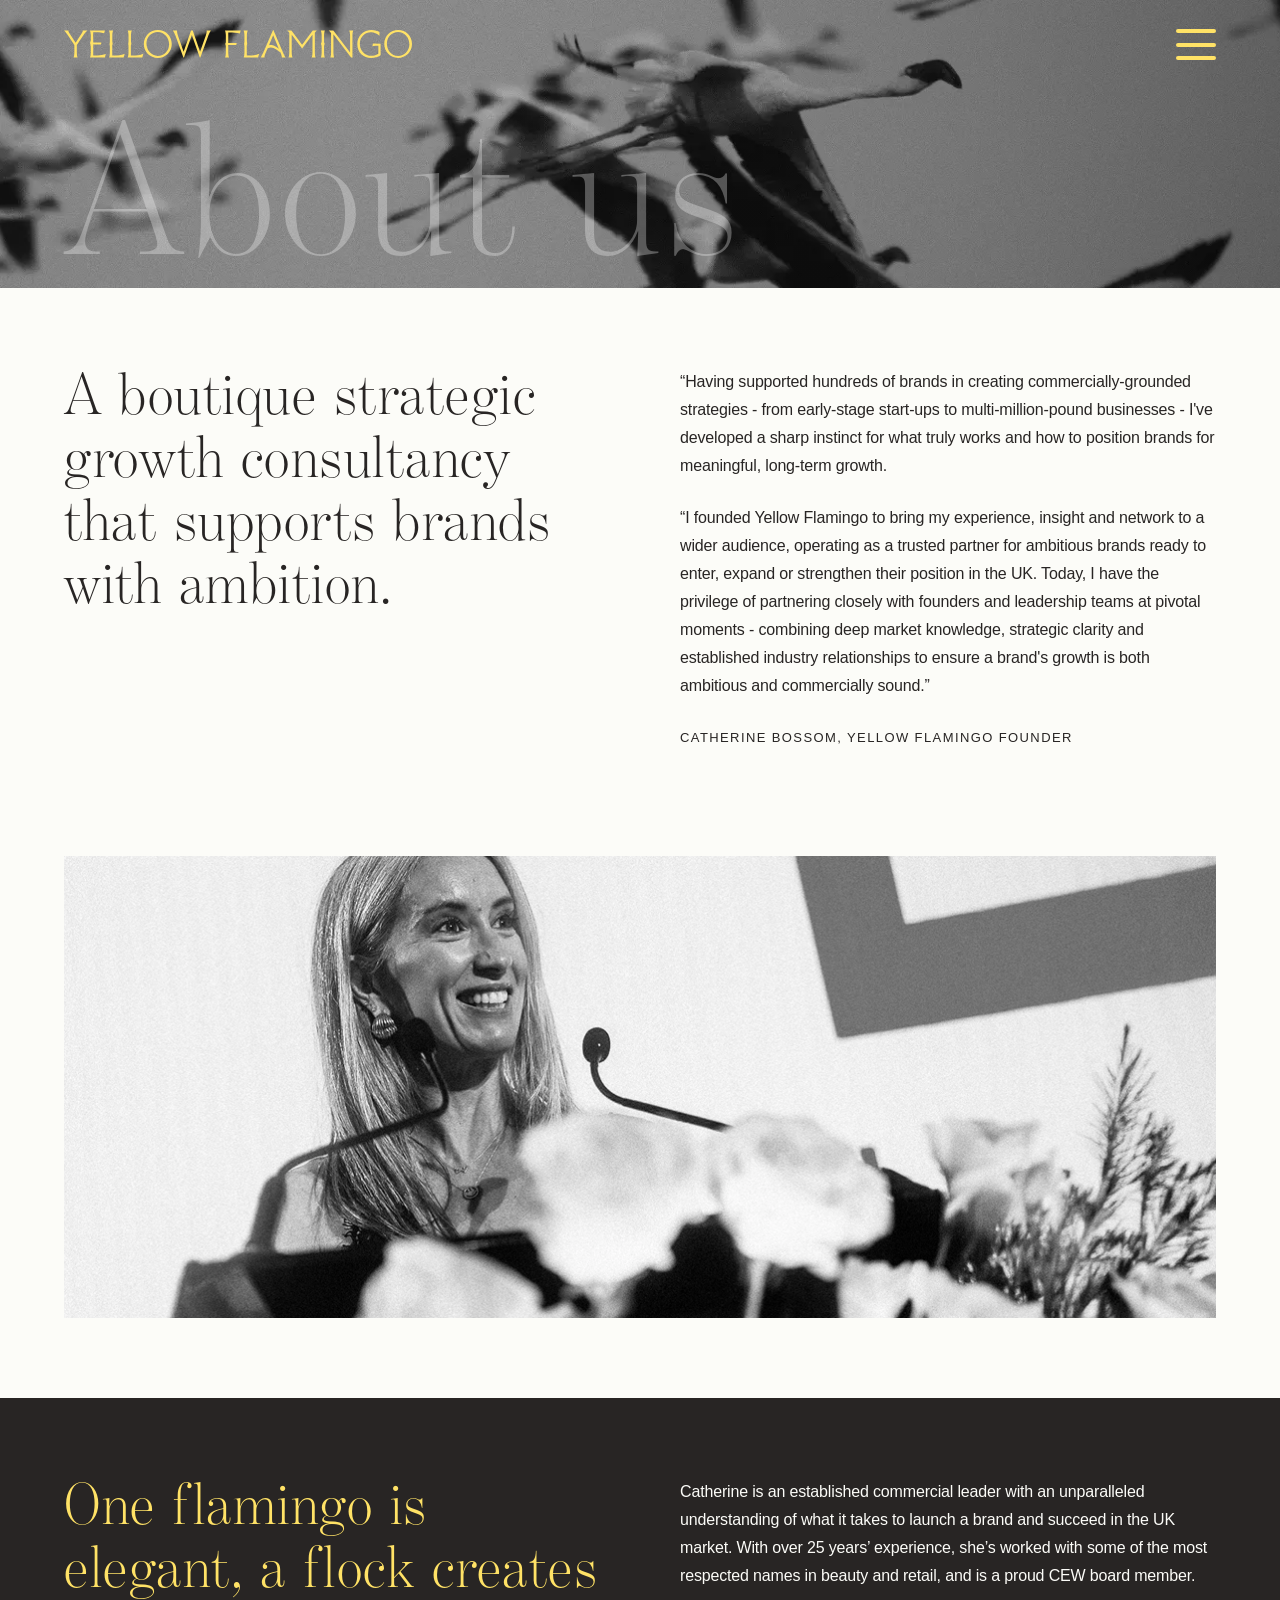
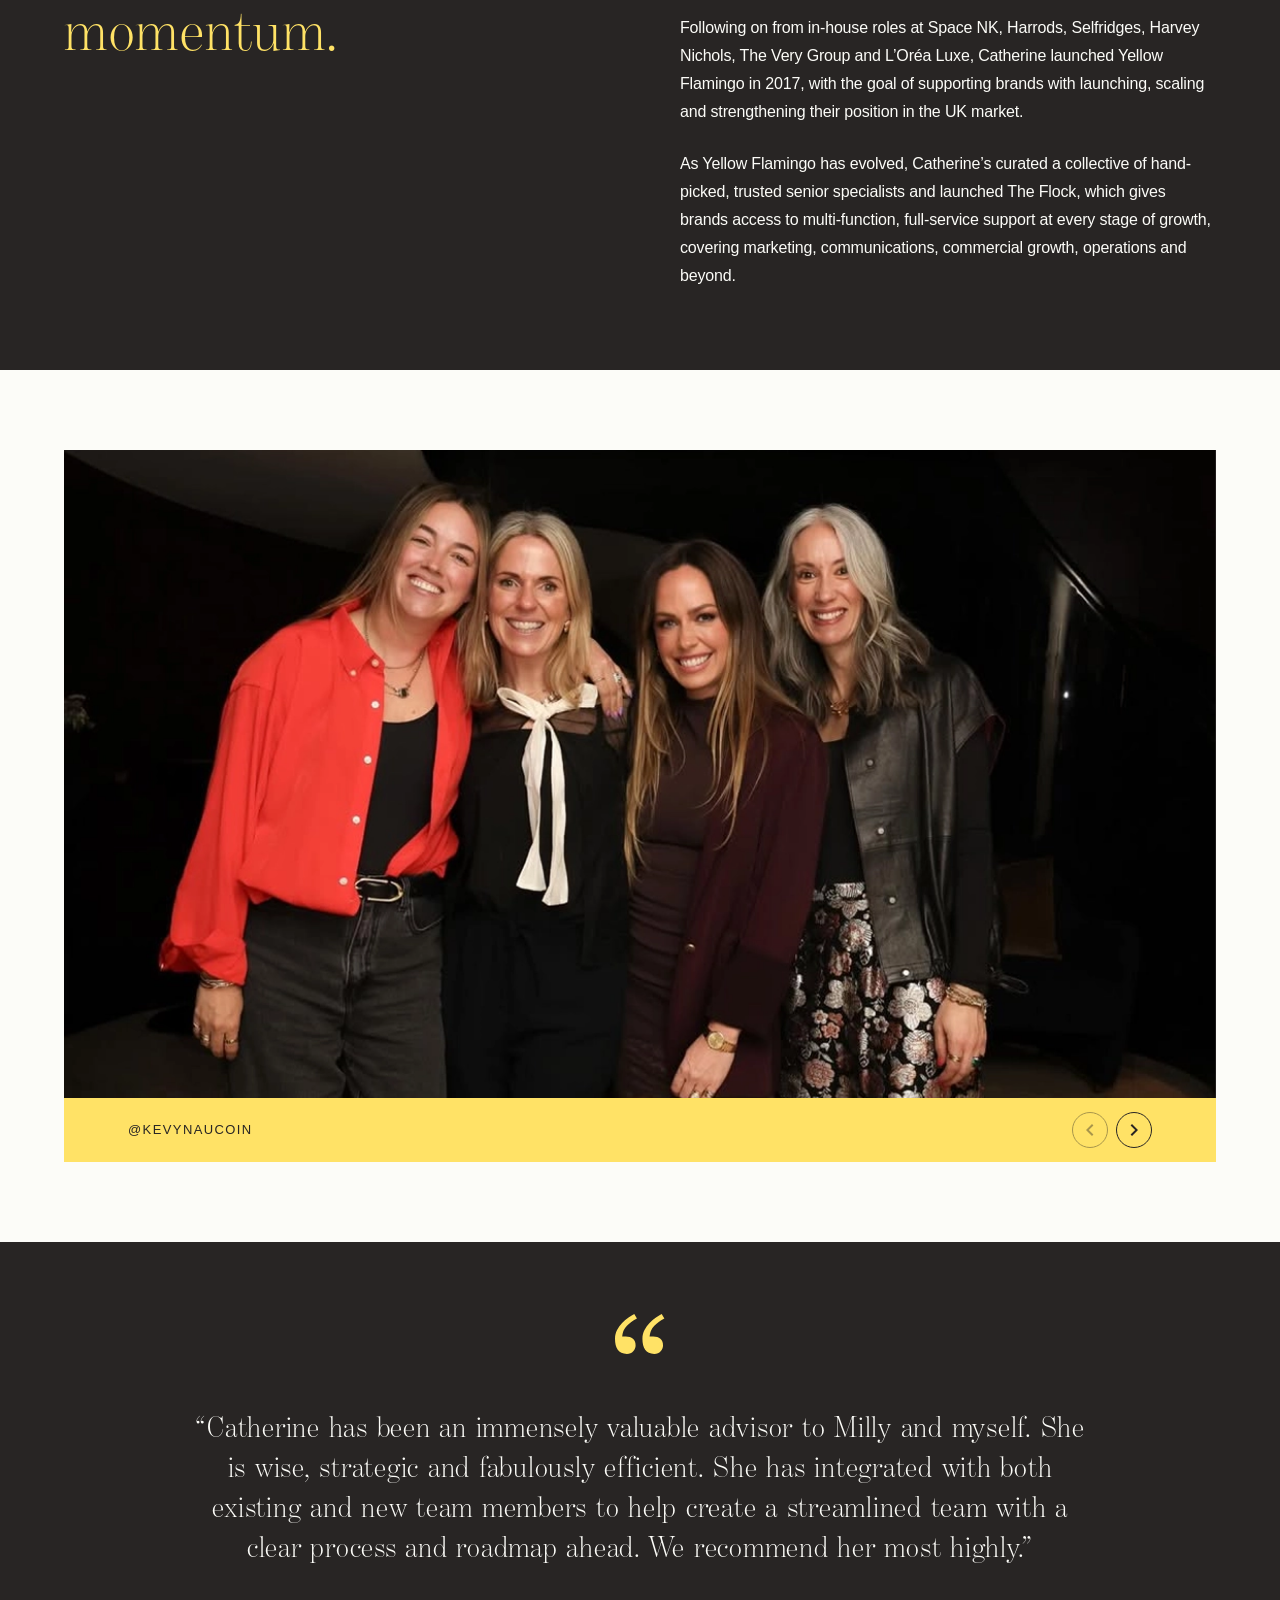
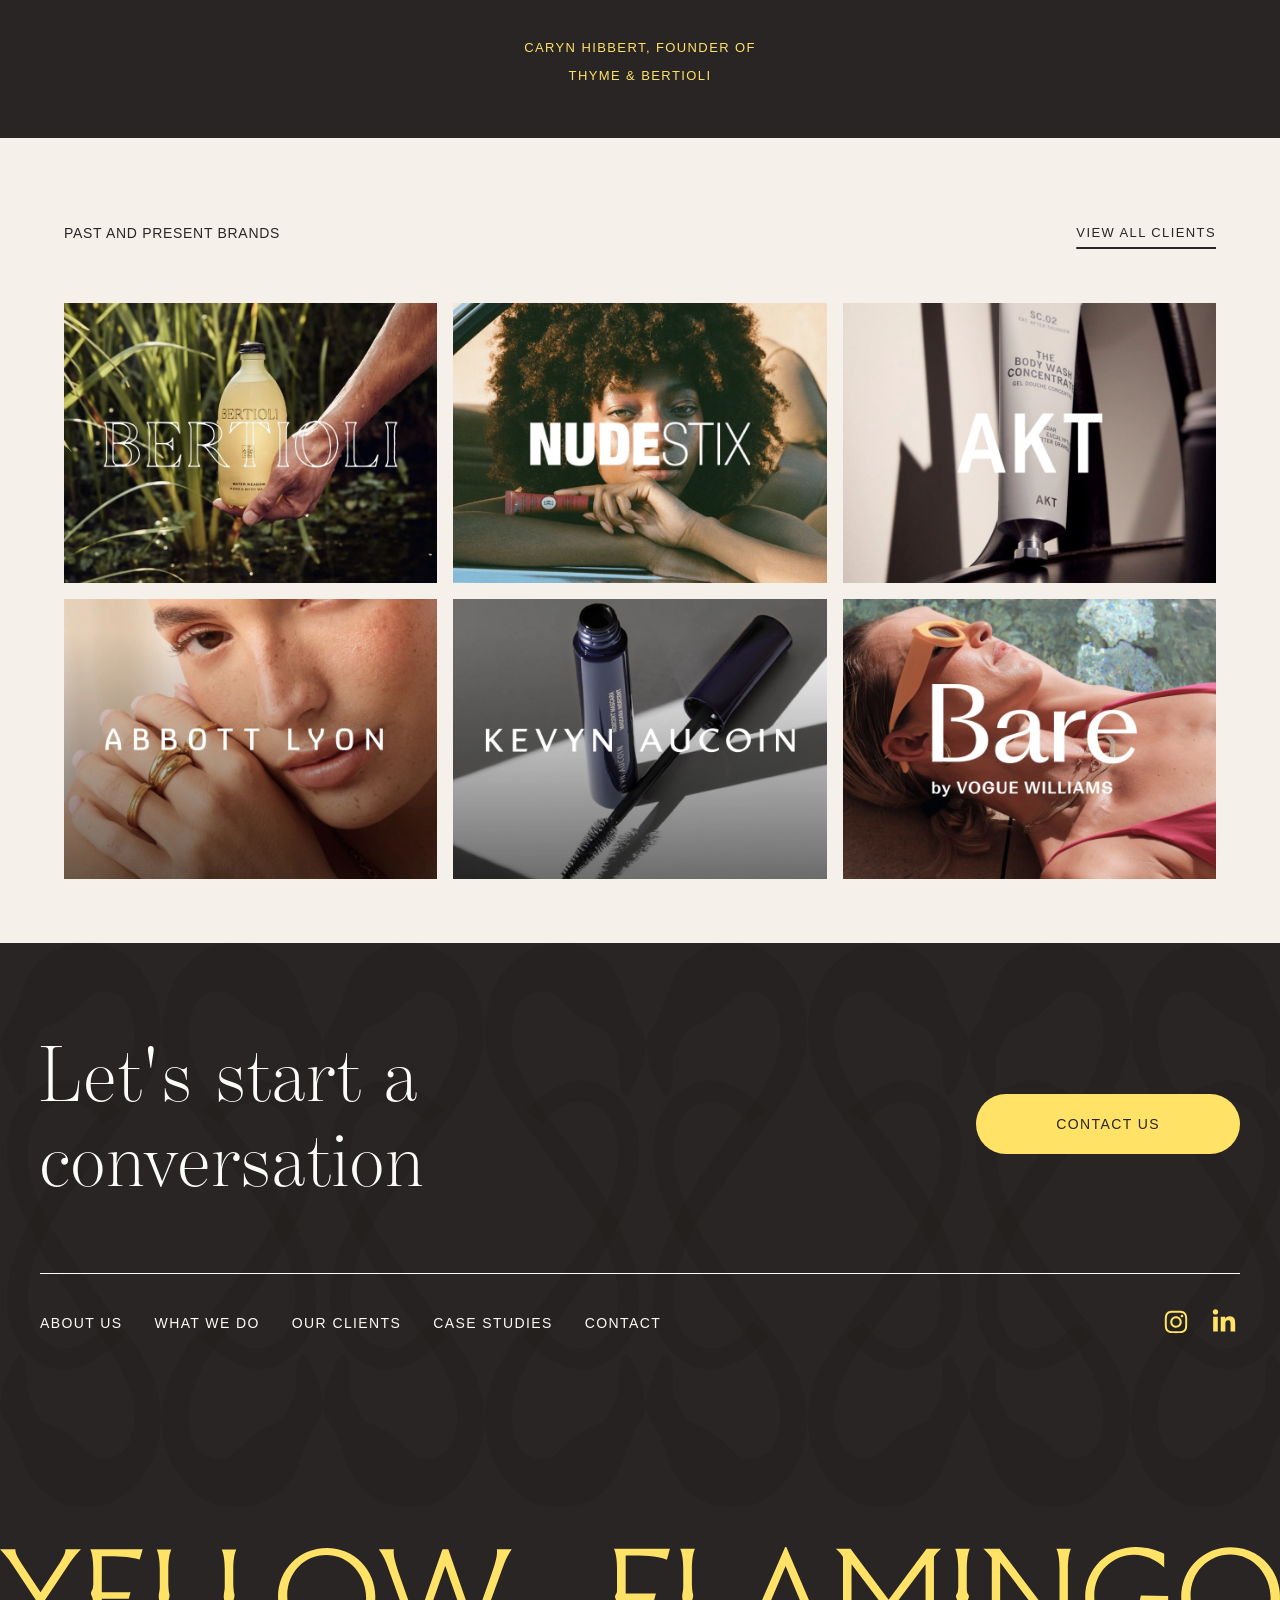
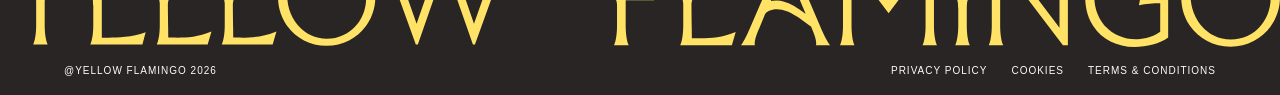
<file: about-us/index.html>
<!DOCTYPE html>
<html lang="en-US">

<head><meta charset="UTF-8">
    
    <meta name="viewport" content="width=device-width, initial-scale=1.0">
    <title>About Us – Yellow Flamingo</title>
<meta name="robots" content="max-image-preview:large">


<style id="wp-img-auto-sizes-contain-inline-css">
img:is([sizes=auto i],[sizes^="auto," i]){contain-intrinsic-size:3000px 1500px}
/*# sourceURL=wp-img-auto-sizes-contain-inline-css */
</style>
<style id="wp-emoji-styles-inline-css">

	img.wp-smiley, img.emoji {
		display: inline !important;
		border: none !important;
		box-shadow: none !important;
		height: 1em !important;
		width: 1em !important;
		margin: 0 0.07em !important;
		vertical-align: -0.1em !important;
		background: none !important;
		padding: 0 !important;
	}
/*# sourceURL=wp-emoji-styles-inline-css */
</style>
<style id="wp-block-library-inline-css">
:root{--wp-block-synced-color:#7a00df;--wp-block-synced-color--rgb:122,0,223;--wp-bound-block-color:var(--wp-block-synced-color);--wp-editor-canvas-background:#ddd;--wp-admin-theme-color:#007cba;--wp-admin-theme-color--rgb:0,124,186;--wp-admin-theme-color-darker-10:#006ba1;--wp-admin-theme-color-darker-10--rgb:0,107,160.5;--wp-admin-theme-color-darker-20:#005a87;--wp-admin-theme-color-darker-20--rgb:0,90,135;--wp-admin-border-width-focus:2px}@media (min-resolution:192dpi){:root{--wp-admin-border-width-focus:1.5px}}.wp-element-button{cursor:pointer}:root .has-very-light-gray-background-color{background-color:#eee}:root .has-very-dark-gray-background-color{background-color:#313131}:root .has-very-light-gray-color{color:#eee}:root .has-very-dark-gray-color{color:#313131}:root .has-vivid-green-cyan-to-vivid-cyan-blue-gradient-background{background:linear-gradient(135deg,#00d084,#0693e3)}:root .has-purple-crush-gradient-background{background:linear-gradient(135deg,#34e2e4,#4721fb 50%,#ab1dfe)}:root .has-hazy-dawn-gradient-background{background:linear-gradient(135deg,#faaca8,#dad0ec)}:root .has-subdued-olive-gradient-background{background:linear-gradient(135deg,#fafae1,#67a671)}:root .has-atomic-cream-gradient-background{background:linear-gradient(135deg,#fdd79a,#004a59)}:root .has-nightshade-gradient-background{background:linear-gradient(135deg,#330968,#31cdcf)}:root .has-midnight-gradient-background{background:linear-gradient(135deg,#020381,#2874fc)}:root{--wp--preset--font-size--normal:16px;--wp--preset--font-size--huge:42px}.has-regular-font-size{font-size:1em}.has-larger-font-size{font-size:2.625em}.has-normal-font-size{font-size:var(--wp--preset--font-size--normal)}.has-huge-font-size{font-size:var(--wp--preset--font-size--huge)}:root .has-text-align-center{text-align:center}:root .has-text-align-left{text-align:left}:root .has-text-align-right{text-align:right}.has-fit-text{white-space:nowrap!important}#end-resizable-editor-section{display:none}.aligncenter{clear:both}.items-justified-left{justify-content:flex-start}.items-justified-center{justify-content:center}.items-justified-right{justify-content:flex-end}.items-justified-space-between{justify-content:space-between}.screen-reader-text{word-wrap:normal!important;border:0;clip-path:inset(50%);height:1px;margin:-1px;overflow:hidden;padding:0;position:absolute;width:1px;word-break:normal!important}.screen-reader-text:focus{background-color:#ddd;clip-path:none;color:#444;display:block;font-size:1em;height:auto;left:5px;line-height:normal;padding:15px 23px 14px;text-decoration:none;top:5px;width:auto;z-index:100000}html :where(.has-border-color){border-style:solid}html :where([style^=border-color],[style*=";border-color"],[style*="; border-color"]){border-style:solid}html :where([style^=border-top-color],[style*=";border-top-color"],[style*="; border-top-color"]){border-top-style:solid}html :where([style^=border-right-color],[style*=";border-right-color"],[style*="; border-right-color"]){border-right-style:solid}html :where([style^=border-bottom-color],[style*=";border-bottom-color"],[style*="; border-bottom-color"]){border-bottom-style:solid}html :where([style^=border-left-color],[style*=";border-left-color"],[style*="; border-left-color"]){border-left-style:solid}html :where([style^=border-width],[style*=";border-width"],[style*="; border-width"]){border-style:solid}html :where([style^=border-top-width],[style*=";border-top-width"],[style*="; border-top-width"]){border-top-style:solid}html :where([style^=border-right-width],[style*=";border-right-width"],[style*="; border-right-width"]){border-right-style:solid}html :where([style^=border-bottom-width],[style*=";border-bottom-width"],[style*="; border-bottom-width"]){border-bottom-style:solid}html :where([style^=border-left-width],[style*=";border-left-width"],[style*="; border-left-width"]){border-left-style:solid}html :where(img[class*=wp-image-]){height:auto;max-width:100%}:where(figure){margin:0 0 1em}html :where(.is-position-sticky){--wp-admin--admin-bar--position-offset:var(--wp-admin--admin-bar--height,0px)}@media screen and (max-width:600px){html :where(.is-position-sticky){--wp-admin--admin-bar--position-offset:0px}}

/*# sourceURL=/wp-includes/css/dist/block-library/common.min.css */
</style>
<style id="classic-theme-styles-inline-css">
/*! This file is auto-generated */
.wp-block-button__link{color:#fff;background-color:#32373c;border-radius:9999px;box-shadow:none;text-decoration:none;padding:calc(.667em + 2px) calc(1.333em + 2px);font-size:1.125em}.wp-block-file__button{background:#32373c;color:#fff;text-decoration:none}
/*# sourceURL=/wp-includes/css/classic-themes.min.css */
</style>

<style id="global-styles-inline-css">
:root{--wp--preset--aspect-ratio--square: 1;--wp--preset--aspect-ratio--4-3: 4/3;--wp--preset--aspect-ratio--3-4: 3/4;--wp--preset--aspect-ratio--3-2: 3/2;--wp--preset--aspect-ratio--2-3: 2/3;--wp--preset--aspect-ratio--16-9: 16/9;--wp--preset--aspect-ratio--9-16: 9/16;--wp--preset--color--black: #000000;--wp--preset--color--cyan-bluish-gray: #abb8c3;--wp--preset--color--white: #ffffff;--wp--preset--color--pale-pink: #f78da7;--wp--preset--color--vivid-red: #cf2e2e;--wp--preset--color--luminous-vivid-orange: #ff6900;--wp--preset--color--luminous-vivid-amber: #fcb900;--wp--preset--color--light-green-cyan: #7bdcb5;--wp--preset--color--vivid-green-cyan: #00d084;--wp--preset--color--pale-cyan-blue: #8ed1fc;--wp--preset--color--vivid-cyan-blue: #0693e3;--wp--preset--color--vivid-purple: #9b51e0;--wp--preset--gradient--vivid-cyan-blue-to-vivid-purple: linear-gradient(135deg,rgb(6,147,227) 0%,rgb(155,81,224) 100%);--wp--preset--gradient--light-green-cyan-to-vivid-green-cyan: linear-gradient(135deg,rgb(122,220,180) 0%,rgb(0,208,130) 100%);--wp--preset--gradient--luminous-vivid-amber-to-luminous-vivid-orange: linear-gradient(135deg,rgb(252,185,0) 0%,rgb(255,105,0) 100%);--wp--preset--gradient--luminous-vivid-orange-to-vivid-red: linear-gradient(135deg,rgb(255,105,0) 0%,rgb(207,46,46) 100%);--wp--preset--gradient--very-light-gray-to-cyan-bluish-gray: linear-gradient(135deg,rgb(238,238,238) 0%,rgb(169,184,195) 100%);--wp--preset--gradient--cool-to-warm-spectrum: linear-gradient(135deg,rgb(74,234,220) 0%,rgb(151,120,209) 20%,rgb(207,42,186) 40%,rgb(238,44,130) 60%,rgb(251,105,98) 80%,rgb(254,248,76) 100%);--wp--preset--gradient--blush-light-purple: linear-gradient(135deg,rgb(255,206,236) 0%,rgb(152,150,240) 100%);--wp--preset--gradient--blush-bordeaux: linear-gradient(135deg,rgb(254,205,165) 0%,rgb(254,45,45) 50%,rgb(107,0,62) 100%);--wp--preset--gradient--luminous-dusk: linear-gradient(135deg,rgb(255,203,112) 0%,rgb(199,81,192) 50%,rgb(65,88,208) 100%);--wp--preset--gradient--pale-ocean: linear-gradient(135deg,rgb(255,245,203) 0%,rgb(182,227,212) 50%,rgb(51,167,181) 100%);--wp--preset--gradient--electric-grass: linear-gradient(135deg,rgb(202,248,128) 0%,rgb(113,206,126) 100%);--wp--preset--gradient--midnight: linear-gradient(135deg,rgb(2,3,129) 0%,rgb(40,116,252) 100%);--wp--preset--font-size--small: 13px;--wp--preset--font-size--medium: 20px;--wp--preset--font-size--large: 36px;--wp--preset--font-size--x-large: 42px;--wp--preset--spacing--20: 0.44rem;--wp--preset--spacing--30: 0.67rem;--wp--preset--spacing--40: 1rem;--wp--preset--spacing--50: 1.5rem;--wp--preset--spacing--60: 2.25rem;--wp--preset--spacing--70: 3.38rem;--wp--preset--spacing--80: 5.06rem;--wp--preset--shadow--natural: 6px 6px 9px rgba(0, 0, 0, 0.2);--wp--preset--shadow--deep: 12px 12px 50px rgba(0, 0, 0, 0.4);--wp--preset--shadow--sharp: 6px 6px 0px rgba(0, 0, 0, 0.2);--wp--preset--shadow--outlined: 6px 6px 0px -3px rgb(255, 255, 255), 6px 6px rgb(0, 0, 0);--wp--preset--shadow--crisp: 6px 6px 0px rgb(0, 0, 0);}.wp-block-button{--wp--preset--dimension--25: 25%;--wp--preset--dimension--50: 50%;--wp--preset--dimension--75: 75%;--wp--preset--dimension--100: 100%;}:where(body) { margin: 0; }:where(.is-layout-flex){gap: 0.5em;}:where(.is-layout-grid){gap: 0.5em;}body .is-layout-flex{display: flex;}.is-layout-flex{flex-wrap: wrap;align-items: center;}.is-layout-flex > :is(*, div){margin: 0;}body .is-layout-grid{display: grid;}.is-layout-grid > :is(*, div){margin: 0;}body{padding-top: 0px;padding-right: 0px;padding-bottom: 0px;padding-left: 0px;}:root :where(.wp-element-button, .wp-block-button__link){background-color: #32373c;border-width: 0;color: #fff;font-family: inherit;font-size: inherit;font-style: inherit;font-weight: inherit;letter-spacing: inherit;line-height: inherit;padding-top: calc(0.667em + 2px);padding-right: calc(1.333em + 2px);padding-bottom: calc(0.667em + 2px);padding-left: calc(1.333em + 2px);text-decoration: none;text-transform: inherit;}.has-black-color{color: var(--wp--preset--color--black) !important;}.has-cyan-bluish-gray-color{color: var(--wp--preset--color--cyan-bluish-gray) !important;}.has-white-color{color: var(--wp--preset--color--white) !important;}.has-pale-pink-color{color: var(--wp--preset--color--pale-pink) !important;}.has-vivid-red-color{color: var(--wp--preset--color--vivid-red) !important;}.has-luminous-vivid-orange-color{color: var(--wp--preset--color--luminous-vivid-orange) !important;}.has-luminous-vivid-amber-color{color: var(--wp--preset--color--luminous-vivid-amber) !important;}.has-light-green-cyan-color{color: var(--wp--preset--color--light-green-cyan) !important;}.has-vivid-green-cyan-color{color: var(--wp--preset--color--vivid-green-cyan) !important;}.has-pale-cyan-blue-color{color: var(--wp--preset--color--pale-cyan-blue) !important;}.has-vivid-cyan-blue-color{color: var(--wp--preset--color--vivid-cyan-blue) !important;}.has-vivid-purple-color{color: var(--wp--preset--color--vivid-purple) !important;}.has-black-background-color{background-color: var(--wp--preset--color--black) !important;}.has-cyan-bluish-gray-background-color{background-color: var(--wp--preset--color--cyan-bluish-gray) !important;}.has-white-background-color{background-color: var(--wp--preset--color--white) !important;}.has-pale-pink-background-color{background-color: var(--wp--preset--color--pale-pink) !important;}.has-vivid-red-background-color{background-color: var(--wp--preset--color--vivid-red) !important;}.has-luminous-vivid-orange-background-color{background-color: var(--wp--preset--color--luminous-vivid-orange) !important;}.has-luminous-vivid-amber-background-color{background-color: var(--wp--preset--color--luminous-vivid-amber) !important;}.has-light-green-cyan-background-color{background-color: var(--wp--preset--color--light-green-cyan) !important;}.has-vivid-green-cyan-background-color{background-color: var(--wp--preset--color--vivid-green-cyan) !important;}.has-pale-cyan-blue-background-color{background-color: var(--wp--preset--color--pale-cyan-blue) !important;}.has-vivid-cyan-blue-background-color{background-color: var(--wp--preset--color--vivid-cyan-blue) !important;}.has-vivid-purple-background-color{background-color: var(--wp--preset--color--vivid-purple) !important;}.has-black-border-color{border-color: var(--wp--preset--color--black) !important;}.has-cyan-bluish-gray-border-color{border-color: var(--wp--preset--color--cyan-bluish-gray) !important;}.has-white-border-color{border-color: var(--wp--preset--color--white) !important;}.has-pale-pink-border-color{border-color: var(--wp--preset--color--pale-pink) !important;}.has-vivid-red-border-color{border-color: var(--wp--preset--color--vivid-red) !important;}.has-luminous-vivid-orange-border-color{border-color: var(--wp--preset--color--luminous-vivid-orange) !important;}.has-luminous-vivid-amber-border-color{border-color: var(--wp--preset--color--luminous-vivid-amber) !important;}.has-light-green-cyan-border-color{border-color: var(--wp--preset--color--light-green-cyan) !important;}.has-vivid-green-cyan-border-color{border-color: var(--wp--preset--color--vivid-green-cyan) !important;}.has-pale-cyan-blue-border-color{border-color: var(--wp--preset--color--pale-cyan-blue) !important;}.has-vivid-cyan-blue-border-color{border-color: var(--wp--preset--color--vivid-cyan-blue) !important;}.has-vivid-purple-border-color{border-color: var(--wp--preset--color--vivid-purple) !important;}.has-vivid-cyan-blue-to-vivid-purple-gradient-background{background: var(--wp--preset--gradient--vivid-cyan-blue-to-vivid-purple) !important;}.has-light-green-cyan-to-vivid-green-cyan-gradient-background{background: var(--wp--preset--gradient--light-green-cyan-to-vivid-green-cyan) !important;}.has-luminous-vivid-amber-to-luminous-vivid-orange-gradient-background{background: var(--wp--preset--gradient--luminous-vivid-amber-to-luminous-vivid-orange) !important;}.has-luminous-vivid-orange-to-vivid-red-gradient-background{background: var(--wp--preset--gradient--luminous-vivid-orange-to-vivid-red) !important;}.has-very-light-gray-to-cyan-bluish-gray-gradient-background{background: var(--wp--preset--gradient--very-light-gray-to-cyan-bluish-gray) !important;}.has-cool-to-warm-spectrum-gradient-background{background: var(--wp--preset--gradient--cool-to-warm-spectrum) !important;}.has-blush-light-purple-gradient-background{background: var(--wp--preset--gradient--blush-light-purple) !important;}.has-blush-bordeaux-gradient-background{background: var(--wp--preset--gradient--blush-bordeaux) !important;}.has-luminous-dusk-gradient-background{background: var(--wp--preset--gradient--luminous-dusk) !important;}.has-pale-ocean-gradient-background{background: var(--wp--preset--gradient--pale-ocean) !important;}.has-electric-grass-gradient-background{background: var(--wp--preset--gradient--electric-grass) !important;}.has-midnight-gradient-background{background: var(--wp--preset--gradient--midnight) !important;}.has-small-font-size{font-size: var(--wp--preset--font-size--small) !important;}.has-medium-font-size{font-size: var(--wp--preset--font-size--medium) !important;}.has-large-font-size{font-size: var(--wp--preset--font-size--large) !important;}.has-x-large-font-size{font-size: var(--wp--preset--font-size--x-large) !important;}
/*# sourceURL=global-styles-inline-css */
</style>

<link rel="stylesheet" id="yellow-flamingo-style-css" href="/wp-content/themes/yellow-flamingo/style.css?ver=1.0.0" media="all">
<link rel="EditURI" type="application/rsd+xml" title="RSD" href="/xmlrpc.php?rsd">
<meta name="generator" content="WordPress 7.1.3">
<link rel="canonical" href="/about-us/">
<link rel="shortlink" href="/?p=12">
</head>

<body class="wp-singular page-template-default page page-id-12 wp-theme-yellow-flamingo gradient-bg">

    <a href="#main-content" class="sr-only focus:not-sr-only focus:absolute focus:top-4 focus:left-4 focus:z-[100] focus:px-4 focus:py-2 focus:bg-primary focus:text-white focus:rounded-lg">
        Skip to main content
    </a>

    <header class="site-header fixed inset-x-0 top-0 z-50">
        <div id="header-bg" aria-hidden="true" class="pointer-events-none absolute inset-x-0 top-0 h-22 bg-transparent transition-colors duration-300 z-10"></div>

        <div class="container relative z-10 mx-auto flex w-full items-center justify-between px-6 py-4 sm:px-10 lg:px-16 h-22">
                            <a href="/" class="flex shrink-0 items-center gap-1.5" aria-label="Yellow Flamingo — Home">
                    <img src="/wp-content/themes/yellow-flamingo/assets/images/yellow.svg" alt="" class="h-5 w-auto sm:h-7">
                    <img src="/wp-content/themes/yellow-flamingo/assets/images/flamingo.svg" alt="" class="h-5 pl-2 w-auto sm:h-7">
                </a>
            
            <button type="button" id="menu-toggle" class="group relative z-70 flex h-7 w-10 items-center justify-center cursor-pointer" aria-label="Open menu" aria-expanded="false" aria-controls="primary-menu">
                <svg xmlns="http://www.w3.org/2000/svg" width="40" height="31" viewbox="0 0 40 31" fill="none">
                    <line x1="2" y1="2" x2="38" y2="2" stroke="#FFE266" stroke-width="4" stroke-linecap="round" class="origin-center transform-fill transition-transform duration-300 group-aria-expanded:translate-y-[13.5px] group-aria-expanded:rotate-45"></line>
                    <line x1="2" y1="16" x2="38" y2="16" stroke="#FFE266" stroke-width="4" stroke-linecap="round" class="origin-center transform-fill transition-all duration-300 group-aria-expanded:scale-x-0 group-aria-expanded:opacity-0"></line>
                    <line x1="2" y1="29" x2="38" y2="29" stroke="#FFE266" stroke-width="4" stroke-linecap="round" class="origin-center transform-fill transition-transform duration-300 group-aria-expanded:translate-y-[-13.5px] group-aria-expanded:-rotate-45"></line>
                </svg>
            </button>
        </div>
    </header>

    <div id="primary-menu" class="pointer-events-none fixed inset-0 z-60 opacity-0 transition-opacity duration-300" role="dialog" aria-modal="true" aria-label="Site menu" aria-hidden="true" inert>
        <div class="grid h-full w-full grid-cols-1 overflow-y-auto lg:grid-cols-2">
            <div class="relative flex flex-col items-center justify-center gap-10 bg-charcoal py-24">
                <div class="pointer-events-none fixed inset-x-0 top-0 z-80 container mx-auto flex w-full items-center justify-end px-6 py-4 sm:px-10 lg:hidden lg:px-16 h-22">
                    <button type="button" data-menu-close class="pointer-events-auto relative z-70 flex h-7 w-10 items-center justify-center text-primary" aria-label="Close menu">
                        <svg class="h-6 w-6" xmlns="http://www.w3.org/2000/svg" width="28" height="28" viewbox="0 0 28 28" fill="currentColor">
                            <path d="M26 2L2 26M2 2L26 26" stroke="currentColor" stroke-width="4" stroke-linecap="round" stroke-linejoin="round"></path>
                        </svg>
                    </button>
                </div>

                <div class="pointer-events-none fixed inset-x-0 top-0 z-80 container mx-auto flex w-full justify-start px-6 py-4 sm:px-10 lg:px-16 h-22">
                    <a href="/" class="pointer-events-auto relative z-81 flex shrink-0 items-center gap-1.5" aria-label="Yellow Flamingo — Home">
                        <img src="/wp-content/themes/yellow-flamingo/assets/images/yellow.svg" alt="" class="h-5 w-auto sm:h-7">
                        <img src="/wp-content/themes/yellow-flamingo/assets/images/flamingo.svg" alt="" class="h-5 pl-2 w-auto sm:h-7">
                    </a>
                </div>

                <div class="pointer-events-none fixed inset-x-0 top-0 z-80 container mx-auto flex h-full items-center justify-center px-6 sm:px-10 lg:justify-start lg:px-16">
                    <div class="pointer-events-auto flex flex-col items-center gap-10 lg:items-start">
                        <nav aria-label="Primary" class="flex flex-col items-center gap-6 text-center sm:gap-4 [&amp;_a]:link-underline [&amp;_a]:font-display [&amp;_a]:text-4xl [&amp;_a]:font-light [&amp;_a]:leading-tight [&amp;_a]:text-snow [&amp;_a]:transition-colors [&amp;_a]:duration-300 [&amp;_a:hover]:text-primary [&amp;_li]:list-none sm:[&amp;_a]:text-5xl lg:items-start lg:text-left lg:[&amp;_a]:text-5xl">
                            <li id="menu-item-23" class="menu-item menu-item-type-post_type menu-item-object-page current-menu-item page_item page-item-12 current_page_item menu-item-23"><a href="/about-us/" aria-current="page">About Us</a></li>
<li id="menu-item-26" class="menu-item menu-item-type-post_type menu-item-object-page menu-item-26"><a href="/what-we-do/">What We Do</a></li>
<li id="menu-item-25" class="menu-item menu-item-type-post_type menu-item-object-page menu-item-25"><a href="/our-clients/">Our Clients</a></li>
<li id="menu-item-24" class="menu-item menu-item-type-post_type menu-item-object-page menu-item-24"><a href="/case-studies/">Case Studies</a></li>
                        </nav>

                        <a href="/contact-us/" class="inline-flex w-fit shrink-0 items-center justify-center rounded-full bg-primary px-20 py-5 font-sans text-sm font-medium tracking-[1.4px] text-charcoal uppercase transition-colors duration-300 hover:bg-primary/90">
                            Contact Us
                        </a>
                    </div>
                </div>
            </div>

            <div class="relative hidden flex-col items-center justify-center bg-primary py-10 lg:flex lg:py-16">
                <div class="pointer-events-none fixed inset-x-0 top-0 z-80 container mx-auto hidden w-full items-center justify-end px-6 py-4 sm:px-10 lg:flex lg:px-16 h-22">
                    <button type="button" data-menu-close class="pointer-events-auto relative z-70 flex h-7 w-10 items-center justify-center text-charcoal cursor-pointer" aria-label="Close menu">
                        <svg class="h-6 w-6" xmlns="http://www.w3.org/2000/svg" width="28" height="28" viewbox="0 0 28 28" fill="none">
                            <path d="M26 2L2 26M2 2L26 26" stroke="#1E1E1E" stroke-width="4" stroke-linecap="round" stroke-linejoin="round"></path>
                        </svg>
                    </button>
                </div>

                <div class="pointer-events-none fixed inset-x-0 top-0 z-80 hidden h-full container mx-auto items-center justify-end px-6 sm:px-10 lg:flex lg:px-16">
                                        <div class="pointer-events-auto w-95 overflow-hidden rounded-sm bg-charcoal">
                                                    <img width="546" height="724" src="/wp-content/uploads/2026/10/AKT-1.webp" class="aspect-4/3 w-full object-cover transition-transform duration-300 group-hover:scale-105 wp-post-image" alt="" decoding="async" fetchpriority="high" srcset="/wp-content/uploads/2026/10/AKT-1.webp 546w, /wp-content/uploads/2026/10/AKT-1-226x300.webp 226w" sizes="(max-width: 546px) 100vw, 546px">                                                <div class="px-8 py-10">
                            <p class="font-sans text-sm font-medium tracking-[1.4px] text-snow uppercase">
                                AKT London                            </p>
                            <p class="mt-4 font-display text-2xl leading-tight font-light text-snow">Retail readiness and wholesale foundations for a bodycare start-up on the rise                            </p>
                            <a href="/case-studies/#akt-london" class="eyebrow text-underline mt-4 inline-block text-primary uppercase transition-colors duration-300 hover:text-primary/80">
                                Read the case study
                            </a>
                        </div>
                    </div>
                                    
                </div>
            </div>
        </div>
    </div>


    <main id="main-content" role="main">

<section class="relative flex h-72 w-full items-center justify-center overflow-hidden bg-charcoal">
    <img src="/wp-content/themes/yellow-flamingo/assets/images/about-us.webp" alt="A flock of flamingos" class="absolute inset-0 h-full w-full object-cover">

    <div class="absolute inset-0 h-72 opacity-50 bg-linear-89 from-black/0 to-black/60"></div>

    <h1 class="container absolute inset-x-0 bottom-0 z-10 mx-auto px-6 text-left font-display text-8xl leading-[0.85] font-light text-white/30 sm:px-10 sm:text-[10rem] lg:px-16 lg:text-[12rem] tracking-wide">
        About us
    </h1>

</section>

<section class="bg-snow">
    <div class="container mx-auto w-full px-6 py-20 sm:px-10 lg:px-16">
        <div class="grid gap-10 lg:grid-cols-2 lg:gap-20">
            <h2 class="font-display text-4xl leading-[1.05] font-light text-charcoal lg:text-6xl tracking-wide">
                A boutique strategic growth consultancy that supports brands with ambition.
            </h2>
            <div class="">
                <p class="font-sans leading-7 text-charcoal">
                    “Having supported hundreds of brands in creating commercially-grounded strategies - from early-stage start-ups to multi-million-pound businesses - I've developed a sharp instinct for what truly works and how to position brands for meaningful, long-term growth.
                </p>
                <p class="mt-6 font-sans leading-7 text-charcoal">
                    “I founded Yellow Flamingo to bring my experience, insight and network to a wider audience, operating as a trusted partner for ambitious brands ready to enter, expand or strengthen their position in the UK. Today, I have the privilege of partnering closely with founders and leadership teams at pivotal moments - combining deep market knowledge, strategic clarity and established industry relationships to ensure a brand's growth is both ambitious and commercially sound.”
                </p>

                <p class="mt-6 eyebrow font-sans leading-7 text-charcoal">
                    Catherine Bossom, Yellow Flamingo Founder
                </p>

            </div>
        </div>
        <div class="pt-8 lg:pt-16">
            <img src="/wp-content/themes/yellow-flamingo/assets/images/catherine-bossom.webp" alt="Catherine Bossom, Yellow Flamingo Founder" class="mt-10 w-full rounded-sm object-cover">
        </div>
    </div>
</section>


<section class="bg-charcoal">
    <div class="container mx-auto w-full px-6 py-20 sm:px-10 lg:px-16">
        <div class="grid gap-10 lg:grid-cols-2 lg:gap-20">
            <h2 class="font-display text-4xl leading-[1.05] font-light text-primary lg:text-6xl tracking-wide">
                One flamingo is elegant, a flock creates momentum.
            </h2>
            <div class="">
                <p class="font-sans leading-7 text-snow">
                    Catherine is an established commercial leader with an unparalleled understanding of what it takes to launch a brand and succeed in the UK market. With over 25 years’ experience, she’s worked with some of the most respected names in beauty and retail, and is a proud CEW board member.
                </p>
                <p class="mt-6 font-sans leading-7 text-snow">
                    Following on from in-house roles at Space NK, Harrods, Selfridges, Harvey Nichols, The Very Group and L’Oréa Luxe, Catherine launched Yellow Flamingo in 2017, with the goal of supporting brands with launching, scaling and strengthening their position in the UK market.
                </p>

                <p class="mt-6 font-sans leading-7 text-snow">
                    As Yellow Flamingo has evolved, Catherine’s curated a collective of hand-picked, trusted senior specialists and launched The Flock, which gives brands access to multi-function, full-service support at every stage of growth, covering marketing, communications, commercial growth, operations and beyond.
                </p>

            </div>
        </div>
    </div>
</section>


<section class="bg-snow">
    <div class="container mx-auto w-full px-6 py-20 sm:px-10 lg:px-16">
        <div class="mx-auto" data-gallery>
            <div class="relative aspect-16/9 overflow-hidden bg-charcoal">
                <img data-gallery-slide data-caption="@kevynaucoin" data-caption-url="https://www.instagram.com/kevynaucoin/" src="/wp-content/themes/yellow-flamingo/assets/images/carousel/kevynaucoin-yellow-flamingo.webp" class="absolute inset-0 h-full w-full object-cover object-center transition-transform duration-300">
                <img data-gallery-slide data-caption="@kevynaucoin" data-caption-url="https://www.instagram.com/kevynaucoin/" src="/wp-content/themes/yellow-flamingo/assets/images/carousel/Richard-Tilney-Bassett-Showcase.webp" class="absolute inset-0 h-full w-full object-cover object-center transition-transform duration-300">
                <img data-gallery-slide data-caption="@kevynaucoin" data-caption-url="https://www.instagram.com/kevynaucoin/" src="/wp-content/themes/yellow-flamingo/assets/images/carousel/Richard-Tilney-Bassett.webp" class="absolute inset-0 h-full w-full object-cover object-center transition-transform duration-300">
                <img data-gallery-slide data-caption="@courthouseproduction" data-caption-url="https://www.instagram.com/courthouseproduction/" src="/wp-content/themes/yellow-flamingo/assets/images/carousel/Catherine-Branded-Red-Carpet.webp" class="absolute inset-0 h-full w-full object-cover object-center transition-transform duration-300">
                <img data-gallery-slide data-caption="@courthouseproduction" data-caption-url="https://www.instagram.com/courthouseproduction/" src="/wp-content/themes/yellow-flamingo/assets/images/carousel/Catherine-Duo-Beauty-Press-Wall.webp" class="absolute inset-0 h-full w-full object-cover object-center transition-transform duration-300">
                <img data-gallery-slide data-caption="@courthouseproduction" data-caption-url="https://www.instagram.com/courthouseproduction/" src="/wp-content/themes/yellow-flamingo/assets/images/carousel/Catherine-Speaker-Blue-Toned-Conference.webp" class="absolute inset-0 h-full w-full object-cover object-center transition-transform duration-300">
                <img data-gallery-slide data-caption="@courthouseproduction" data-caption-url="https://www.instagram.com/courthouseproduction/" src="/wp-content/themes/yellow-flamingo/assets/images/carousel/Celebrating-Beauty-Industry-Awards.webp" class="absolute inset-0 h-full w-full object-cover object-center transition-transform duration-300">
                <img data-gallery-slide data-caption="@courthouseproduction" data-caption-url="https://www.instagram.com/courthouseproduction/" src="/wp-content/themes/yellow-flamingo/assets/images/carousel/Industry-Beauty-Event-Trio-Shot.webp" class="absolute inset-0 h-full w-full object-cover object-center transition-transform duration-300">

            </div>

            <div class="flex min-h-16 items-center justify-between gap-6 bg-primary px-6 sm:px-16">
                <a data-gallery-caption class="eyebrow text-charcoal" target="_blank" rel="noopener noreferrer" href="https://www.instagram.com/kevynaucoin/">@kevynaucoin</a>
                <div class="flex shrink-0 items-center gap-2">
                    <button type="button" data-gallery-previous aria-label="Previous image" class="flex size-9 items-center justify-center rounded-full border border-charcoal text-charcoal disabled:pointer-events-none disabled:opacity-40">
                        <svg xmlns="http://www.w3.org/2000/svg" width="24" height="24" viewbox="0 0 24 24" fill="none">
                            <path d="M10.8 12L15.4 7.4L14 6L8 12L14 18L15.4 16.6L10.8 12Z" fill="#282524"></path>
                        </svg>
                    </button>
                    <button type="button" data-gallery-next aria-label="Next image" class="flex size-9 items-center justify-center rounded-full border border-charcoal text-charcoal disabled:pointer-events-none disabled:opacity-40">
                        <svg xmlns="http://www.w3.org/2000/svg" width="24" height="24" viewbox="0 0 24 24" fill="none">
                            <path d="M13.2 12L8.6 7.4L10 6L16 12L10 18L8.6 16.6L13.2 12Z" fill="#282524"></path>
                        </svg>
                    </button>
                </div>
            </div>
        </div>
    </div>
</section>

<section class="bg-charcoal">
    <div class="container mx-auto w-full px-6 py-12 sm:px-10 lg:px-12">
        <div class="flex justify-center py-6">
            <img src="/wp-content/themes/yellow-flamingo/assets/images/quote.svg" alt="" class="h-10 w-auto">
        </div>
        <div class="max-w-4xl mx-auto pt-8">
            <p class="text-snow text-3xl font-light leading-10 font-display text-center tracking-wide">
                “Catherine has been an immensely valuable advisor to Milly and myself. She is wise, strategic and fabulously efficient. She has integrated with both existing and new team members to help create a streamlined team with a clear process and roadmap ahead. We recommend her most highly.”
            </p>
        </div>
        <div class="pt-16">
            <p class="eyebrow font-sans leading-7 text-primary text-center">
                Caryn Hibbert, Founder of
            </p>
            <p class="eyebrow font-sans leading-7 text-primary text-center">
                THYME &amp; BERTIOLI
            </p>
        </div>

    </div>
</section>


<section class="bg-stone">
    <div class="container mx-auto w-full py-16 px-6 sm:px-10 lg:px-16">

        <div class="grid grid-cols-2 items-center py-4">
            <div class="justify-self-start text-charcoal text-sm font-medium font-sans uppercase leading-7 tracking-wider">Past and Present Brands</div>

            <div class="hidden justify-self-end text-charcoal text-sm font-medium font-sans underline uppercase leading-7 tracking-wider eyebrow sm:block">
                <a href="/our-clients/" class="eyebrow text-underline inline-block uppercase transition-colors duration-300">
                    VIEW ALL CLIENTS
                </a>
            </div>
        </div>
        <div class="client-list mt-10 grid grid-cols-2 gap-4 sm:grid-cols-2 lg:grid-cols-3">
                            <div class="client-list-item group relative aspect-4/3 overflow-hidden">
                                            <img width="866" height="700" src="/wp-content/uploads/2026/10/Bertioli-1.webp" class="h-full w-full object-cover transition-transform duration-300 group-hover:scale-105 wp-post-image" alt="Bertioli" decoding="async" srcset="/wp-content/uploads/2026/10/Bertioli-1.webp 866w, /wp-content/uploads/2026/10/Bertioli-1-300x242.webp 300w, /wp-content/uploads/2026/10/Bertioli-1-768x621.webp 768w" sizes="(max-width: 866px) 100vw, 866px">                                        
                </div>
                            <div class="client-list-item group relative aspect-4/3 overflow-hidden">
                                            <img width="866" height="700" src="/wp-content/uploads/2026/10/NudeStix.webp" class="h-full w-full object-cover transition-transform duration-300 group-hover:scale-105 wp-post-image" alt="NudeStix" decoding="async" srcset="/wp-content/uploads/2026/10/NudeStix.webp 866w, /wp-content/uploads/2026/10/NudeStix-300x242.webp 300w, /wp-content/uploads/2026/10/NudeStix-768x621.webp 768w" sizes="(max-width: 866px) 100vw, 866px">                                        
                </div>
                            <div class="client-list-item group relative aspect-4/3 overflow-hidden">
                                            <img width="866" height="700" src="/wp-content/uploads/2026/10/AKT.webp" class="h-full w-full object-cover transition-transform duration-300 group-hover:scale-105 wp-post-image" alt="AKT London" decoding="async" srcset="/wp-content/uploads/2026/10/AKT.webp 866w, /wp-content/uploads/2026/10/AKT-300x242.webp 300w, /wp-content/uploads/2026/10/AKT-768x621.webp 768w" sizes="(max-width: 866px) 100vw, 866px">                                        
                </div>
                            <div class="client-list-item group relative aspect-4/3 overflow-hidden">
                                            <img width="866" height="700" src="/wp-content/uploads/2026/10/Abbott-Lyon.webp" class="h-full w-full object-cover transition-transform duration-300 group-hover:scale-105 wp-post-image" alt="Abbott Lyon" decoding="async" srcset="/wp-content/uploads/2026/10/Abbott-Lyon.webp 866w, /wp-content/uploads/2026/10/Abbott-Lyon-300x242.webp 300w, /wp-content/uploads/2026/10/Abbott-Lyon-768x621.webp 768w" sizes="(max-width: 866px) 100vw, 866px">                                        
                </div>
                            <div class="client-list-item group relative aspect-4/3 overflow-hidden">
                                            <img width="866" height="700" src="/wp-content/uploads/2026/10/Kevyn-Aucion.webp" class="h-full w-full object-cover transition-transform duration-300 group-hover:scale-105 wp-post-image" alt="Kevyn Aucion" decoding="async" srcset="/wp-content/uploads/2026/10/Kevyn-Aucion.webp 866w, /wp-content/uploads/2026/10/Kevyn-Aucion-300x242.webp 300w, /wp-content/uploads/2026/10/Kevyn-Aucion-768x621.webp 768w" sizes="(max-width: 866px) 100vw, 866px">                                        
                </div>
                            <div class="client-list-item group relative aspect-4/3 overflow-hidden">
                                            <img width="866" height="700" src="/wp-content/uploads/2026/10/Bare.webp" class="h-full w-full object-cover transition-transform duration-300 group-hover:scale-105 wp-post-image" alt="Bare" decoding="async" srcset="/wp-content/uploads/2026/10/Bare.webp 866w, /wp-content/uploads/2026/10/Bare-300x242.webp 300w, /wp-content/uploads/2026/10/Bare-768x621.webp 768w" sizes="(max-width: 866px) 100vw, 866px">                                        
                </div>
                    </div>

        <div class="mt-6 text-center sm:hidden">
            <a href="/our-clients/" class="eyebrow text-underline inline-block text-charcoal text-sm font-medium font-sans uppercase tracking-wider transition-colors duration-300 decoration-primary">
                VIEW ALL CLIENTS
            </a>
        </div>

    </div>
</section>


<!-- Hide the Instagram section for now,
<section class="bg-stone">
    <div class="container mx-auto w-full px-6 py-20 sm:px-10 lg:px-16">
        <div class="text-center text-charcoal text-4xl lg:text-6xl font-light font-display leading-[1.2]">Follow the flamboyance.</div>
        <p class="text-center text-charcoal text-sm font-medium font-sans uppercase leading-7 tracking-wider py-6"><a href="https://www.instagram.com/yellow.flamingo" target="_blank" rel="noopener noreferrer">@yellow.flamingo</a></p>
        <div class="pt-6 grid grid-cols-2 gap-4 sm:grid-cols-3 lg:grid-cols-5">
            <div class="">
                <a href="https://www.instagram.com/yellow.flamingo" target="_blank" rel="noopener noreferrer">
                    <img class="" src="" />
                </a>
            </div>

            <div class="">
                <a href="https://www.instagram.com/yellow.flamingo" target="_blank" rel="noopener noreferrer">
                    <img class="" src="" />
                </a>
            </div>

            <div class="">
                <a href="https://www.instagram.com/yellow.flamingo" target="_blank" rel="noopener noreferrer">
                    <img class="" src="" />
                </a>
            </div>

            <div class="">
                <a href="https://www.instagram.com/yellow.flamingo" target="_blank" rel="noopener noreferrer">
                    <img class="" src="" />
                </a>
            </div>

            <div class="hidden sm:block">
                <a href="https://www.instagram.com/yellow.flamingo" target="_blank" rel="noopener noreferrer">
                    <img class="" src="" />
                </a>
            </div>

        </div>

    </div>
</section>
-->




</main>
<!-- End of Main Content -->

<!-- Footer -->
<footer class="relative overflow-hidden bg-charcoal text-snow">
    <div class="relative lg:min-h-141">
        <div aria-hidden="true" class="pointer-events-none absolute inset-0 bg-repeat" style="background-image:url('/wp-content/themes/yellow-flamingo/assets/images/pattern.svg');">
        </div>

        <div class="container relative z-10 mx-auto w-full px-6 pt-20 pb-10 sm:px-10 md:pt-24 lg:px=20">
            <div class="flex flex-col items-center gap-10 text-center md:flex-row md:items-center md:justify-between md:text-left">
                <h2 class="font-display text-5xl leading-[1.05] font-light text-snow sm:text-6xl lg:text-[5rem] lg:leading-21.25 tracking-wide">
                    Let's start a<br>
                    conversation
                </h2>
                <a href="/contact-us/" class="inline-flex shrink-0 items-center justify-center rounded-full bg-primary px-20 py-5 font-sans text-sm font-medium tracking-[1.4px] text-charcoal uppercase transition-colors duration-300 hover:bg-primary/90">
                    Contact Us
                </a>
            </div>

            <div class="mt-14 border-t border-snow md:mt-16"></div>

            <div class="mt-8 grid grid-cols-2 grid-flow-col grid-rows-3 items-center gap-x-8 gap-y-6 sm:flex sm:flex-row sm:gap-y-3 sm:items-center sm:justify-between">
                <nav aria-label="Footer" class="contents sm:flex sm:flex-wrap sm:items-center sm:gap-x-8 sm:gap-y-3 [&amp;_a]:font-sans [&amp;_a]:text-sm [&amp;_a]:font-medium [&amp;_a]:tracking-[1.4px] [&amp;_a]:text-snow [&amp;_a]:uppercase [&amp;_a]:transition-colors [&amp;_a]:duration-300 [&amp;_a:hover]:text-primary [&amp;_li]:list-none">
                    <li id="menu-item-6" class="menu-item menu-item-type-custom menu-item-object-custom current-menu-item menu-item-6"><a href="/about-us/" aria-current="page">About Us</a></li>
<li id="menu-item-7" class="menu-item menu-item-type-custom menu-item-object-custom menu-item-7"><a href="/what-we-do/">What We Do</a></li>
<li id="menu-item-9" class="menu-item menu-item-type-custom menu-item-object-custom menu-item-9"><a href="/our-clients/">Our Clients</a></li>
<li id="menu-item-10" class="menu-item menu-item-type-custom menu-item-object-custom menu-item-10"><a href="/case-studies/">Case Studies</a></li>
<li id="menu-item-27" class="menu-item menu-item-type-post_type menu-item-object-page menu-item-27"><a href="/contact-us/">Contact</a></li>
                </nav>
                <div class="flex items-center gap-4">
                    <a href="https://www.instagram.com/yellow.flamingo/" target="_blank" rel="noopener noreferrer" class="text-primary transition-colors duration-300 hover:text-primary/80">
                        <span class="sr-only">Instagram</span>
                        <svg xmlns="http://www.w3.org/2000/svg" viewbox="0 0 640 640" fill="currentColor" class="h-8 w-8">
                            <path d="M320.3 205C256.8 204.8 205.2 256.2 205 319.7C204.8 383.2 256.2 434.8 319.7 435C383.2 435.2 434.8 383.8 435 320.3C435.2 256.8 383.8 205.2 320.3 205zM319.7 245.4C360.9 245.2 394.4 278.5 394.6 319.7C394.8 360.9 361.5 394.4 320.3 394.6C279.1 394.8 245.6 361.5 245.4 320.3C245.2 279.1 278.5 245.6 319.7 245.4zM413.1 200.3C413.1 185.5 425.1 173.5 439.9 173.5C454.7 173.5 466.7 185.5 466.7 200.3C466.7 215.1 454.7 227.1 439.9 227.1C425.1 227.1 413.1 215.1 413.1 200.3zM542.8 227.5C541.1 191.6 532.9 159.8 506.6 133.6C480.4 107.4 448.6 99.2 412.7 97.4C375.7 95.3 264.8 95.3 227.8 97.4C192 99.1 160.2 107.3 133.9 133.5C107.6 159.7 99.5 191.5 97.7 227.4C95.6 264.4 95.6 375.3 97.7 412.3C99.4 448.2 107.6 480 133.9 506.2C160.2 532.4 191.9 540.6 227.8 542.4C264.8 544.5 375.7 544.5 412.7 542.4C448.6 540.7 480.4 532.5 506.6 506.2C532.8 480 541 448.2 542.8 412.3C544.9 375.3 544.9 264.5 542.8 227.5zM495 452C487.2 471.6 472.1 486.7 452.4 494.6C422.9 506.3 352.9 503.6 320.3 503.6C287.7 503.6 217.6 506.2 188.2 494.6C168.6 486.8 153.5 471.7 145.6 452C133.9 422.5 136.6 352.5 136.6 319.9C136.6 287.3 134 217.2 145.6 187.8C153.4 168.2 168.5 153.1 188.2 145.2C217.7 133.5 287.7 136.2 320.3 136.2C352.9 136.2 423 133.6 452.4 145.2C472 153 487.1 168.1 495 187.8C506.7 217.3 504 287.3 504 319.9C504 352.5 506.7 422.6 495 452z"></path>
                        </svg>
                    </a>
                    <a href="https://www.linkedin.com/company/yellow-flamingo-org/" target="_blank" rel="noopener noreferrer" class="text-primary transition-colors duration-300 hover:text-primary/80">
                        <span class="sr-only">LinkedIn</span>
                        <svg xmlns="http://www.w3.org/2000/svg" viewbox="0 0 640 640" fill="currentColor" class="h-8 w-8">
                            <path d="M196.3 512L103.4 512L103.4 212.9L196.3 212.9L196.3 512zM149.8 172.1C120.1 172.1 96 147.5 96 117.8C96 103.5 101.7 89.9 111.8 79.8C121.9 69.7 135.6 64 149.8 64C164 64 177.7 69.7 187.8 79.8C197.9 89.9 203.6 103.6 203.6 117.8C203.6 147.5 179.5 172.1 149.8 172.1zM543.9 512L451.2 512L451.2 366.4C451.2 331.7 450.5 287.2 402.9 287.2C354.6 287.2 347.2 324.9 347.2 363.9L347.2 512L254.4 512L254.4 212.9L343.5 212.9L343.5 253.7L344.8 253.7C357.2 230.2 387.5 205.4 432.7 205.4C526.7 205.4 544 267.3 544 347.7L544 512L543.9 512z"></path>
                        </svg>
                    </a>
                </div>
            </div>
        </div>
    </div>

    <div class="hidden mt-6 sm:flex w-full flex-col items-center gap-2 overflow-hidden sm:flex-row sm:items-center sm:justify-between sm:gap-0 md:mt-10">
        <img src="/wp-content/themes/yellow-flamingo/assets/images/yellow.svg" alt="Yellow" class="w-[85%] pointer-events-none select-none sm:w-[40%]">
        <img src="/wp-content/themes/yellow-flamingo/assets/images/flamingo.svg" alt="Flamingo" class="w-[90%] pointer-events-none select-none sm:w-[52%]">
    </div>
    <div class="mt-6 flex sm:hidden w-full flex-col items-center gap-2 overflow-hidden sm:flex-row sm:items-center sm:justify-between sm:gap-0 md:mt-10">
        <img src="/wp-content/themes/yellow-flamingo/assets/images/yellow-flamingo.svg" alt="Yellow Flamingo" class="w-full pointer-events-none select-none scale-115">
    </div>

    <div class="container z-10 mx-auto mt-4 flex w-full flex-col items-center gap-3 px-6 pb-4 text-center font-sans text-[10px] font-medium tracking-[1px] text-cream/50 uppercase sm:flex-row sm:items-center sm:justify-between sm:px-10 sm:text-left lg:px-16">
        <p>@Yellow Flamingo 2026</p>
        <div class="flex items-center gap-6">
            <a href="/privacy-policy/" class="transition-colors duration-300">Privacy Policy</a>
            <a href="/cookies/" class="transition-colors duration-300">Cookies</a>
            <a href="/terms-and-conditions/" class="transition-colors duration-300">Terms &amp;
                Conditions</a>
        </div>
    </div>
</footer>

<script type="speculationrules">
{"prefetch":[{"source":"document","where":{"and":[{"href_matches":"/*"},{"not":{"href_matches":["/wp-*.php","/wp-admin/*","/wp-content/uploads/*","/wp-content/*","/wp-content/plugins/*","/wp-content/themes/yellow-flamingo/*","/*\\?(.+)"]}},{"not":{"selector_matches":"a[rel~=\"nofollow\"]"}},{"not":{"selector_matches":".no-prefetch, .no-prefetch a"}}]},"eagerness":"conservative"}]}
</script>
<script id="yellow-flamingo-app-js" src="/wp-content/themes/yellow-flamingo/assets/js/app.min.js?ver=1.0.0"></script>
<script id="wp-emoji-settings" type="application/json">
{"baseUrl":"https://s.w.org/images/core/emoji/17.0.2/72x72/","ext":".png","svgUrl":"https://s.w.org/images/core/emoji/17.0.2/svg/","svgExt":".svg","source":{"concatemoji":"/wp-includes/js/wp-emoji-release.min.js?ver=7.1.3"}}
</script>
<script type="module">
/*! This file is auto-generated */
var e="script#wp-emoji-settings",t=document.querySelector(e);if(!(t instanceof HTMLScriptElement))throw new Error("Element missing: "+e);const r=JSON.parse(t.text),s=(window._wpemojiSettings=r,"wpEmojiSettingsSupports"),o=["flag","emoji"];function i(e){try{var t={supportTests:e,timestamp:(new Date).valueOf()};sessionStorage.setItem(s,JSON.stringify(t))}catch(e){}}function c(e,t,n){e.clearRect(0,0,e.canvas.width,e.canvas.height),e.fillText(t,0,0);t=new Uint32Array(e.getImageData(0,0,e.canvas.width,e.canvas.height).data);e.clearRect(0,0,e.canvas.width,e.canvas.height),e.fillText(n,0,0);const r=new Uint32Array(e.getImageData(0,0,e.canvas.width,e.canvas.height).data);return t.every((e,t)=>e===r[t])}function p(e,t){e.clearRect(0,0,e.canvas.width,e.canvas.height),e.fillText(t,0,0);var n=e.getImageData(16,16,1,1);for(let e=0;e<n.data.length;e++)if(0!==n.data[e])return!1;return!0}function u(e,t,n,r){switch(t){case"flag":return n(e,"\ud83c\udff3\ufe0f\u200d\u26a7\ufe0f","\ud83c\udff3\ufe0f\u200b\u26a7\ufe0f")?!1:!n(e,"\ud83c\udde8\ud83c\uddf6","\ud83c\udde8\u200b\ud83c\uddf6")&&!n(e,"\ud83c\udff4\udb40\udc67\udb40\udc62\udb40\udc65\udb40\udc6e\udb40\udc67\udb40\udc7f","\ud83c\udff4\u200b\udb40\udc67\u200b\udb40\udc62\u200b\udb40\udc65\u200b\udb40\udc6e\u200b\udb40\udc67\u200b\udb40\udc7f");case"emoji":return!r(e,"\ud83e\u1fac8")}return!1}function f(e,t,n,r){let a;const s=(a="undefined"!=typeof WorkerGlobalScope&&self instanceof WorkerGlobalScope?new OffscreenCanvas(300,150):document.createElement("canvas")).getContext("2d",{willReadFrequently:!0}),o=(s.textBaseline="top",s.font="600 32px Arial",{});return e.forEach(e=>{o[e]=t(s,e,n,r)}),o}function a(e){var t=document.createElement("script");t.src=e,t.defer=!0,document.head.appendChild(t)}r.supports={everything:!0,everythingExceptFlag:!0},new Promise(t=>{let n=function(){try{var e=JSON.parse(sessionStorage.getItem(s));if("object"==typeof e&&"number"==typeof e.timestamp&&(new Date).valueOf()<e.timestamp+604800&&"object"==typeof e.supportTests)return e.supportTests}catch(e){}return null}();if(!n){if("undefined"!=typeof Worker&&"undefined"!=typeof OffscreenCanvas&&"undefined"!=typeof URL&&URL.createObjectURL&&"undefined"!=typeof Blob)try{var e="postMessage("+f.toString()+"("+[JSON.stringify(o),u.toString(),c.toString(),p.toString()].join(",")+"));",r=new Blob([e],{type:"text/javascript"});const a=new Worker(URL.createObjectURL(r),{name:"wpTestEmojiSupports"});return void(a.onmessage=e=>{i(n=e.data),a.terminate(),t(n)})}catch(e){}i(n=f(o,u,c,p))}t(n)}).then(e=>{for(const n in e)r.supports[n]=e[n],r.supports.everything=r.supports.everything&&r.supports[n],"flag"!==n&&(r.supports.everythingExceptFlag=r.supports.everythingExceptFlag&&r.supports[n]);var t;r.supports.everythingExceptFlag=r.supports.everythingExceptFlag&&!r.supports.flag,r.supports.everything||((t=r.source||{}).concatemoji?a(t.concatemoji):t.wpemoji&&t.twemoji&&(a(t.twemoji),a(t.wpemoji)))});
//# sourceURL=/wp-includes/js/wp-emoji-loader.min.js
</script>
</body>

</html>
</file>
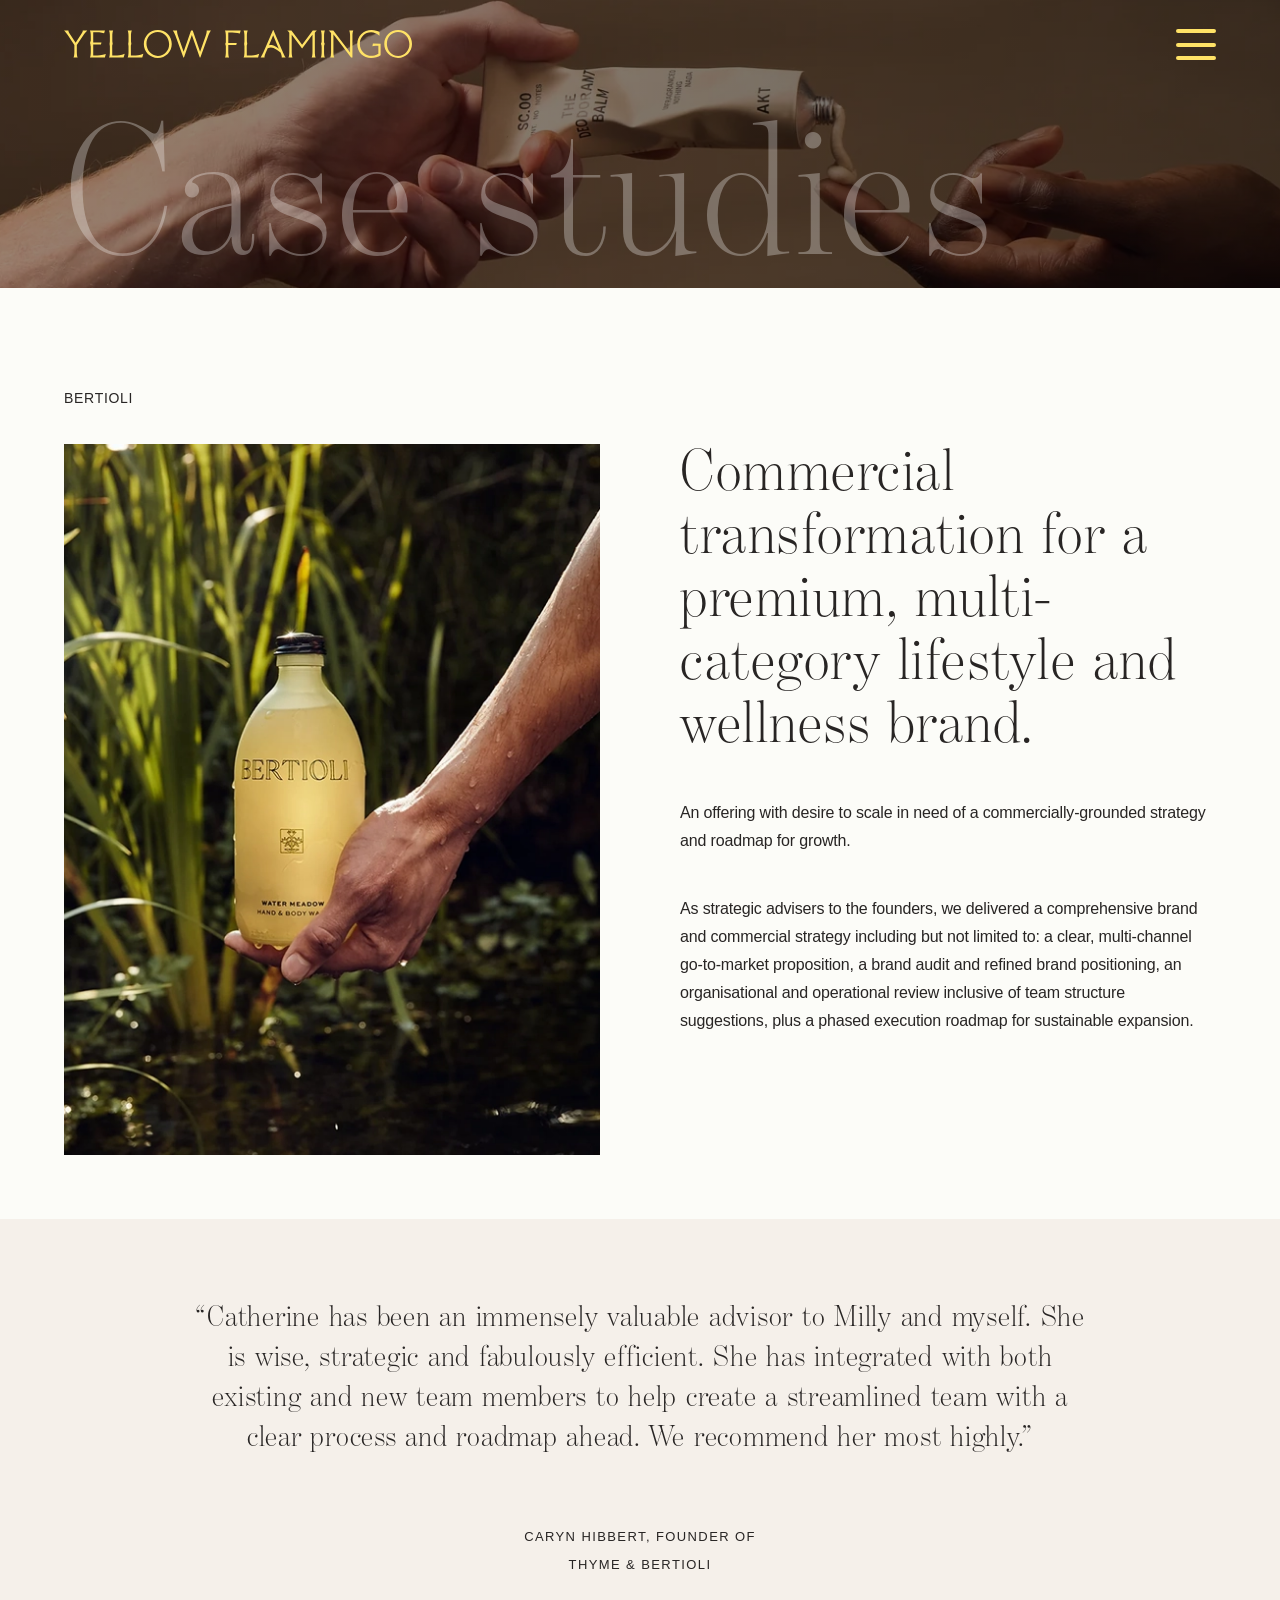
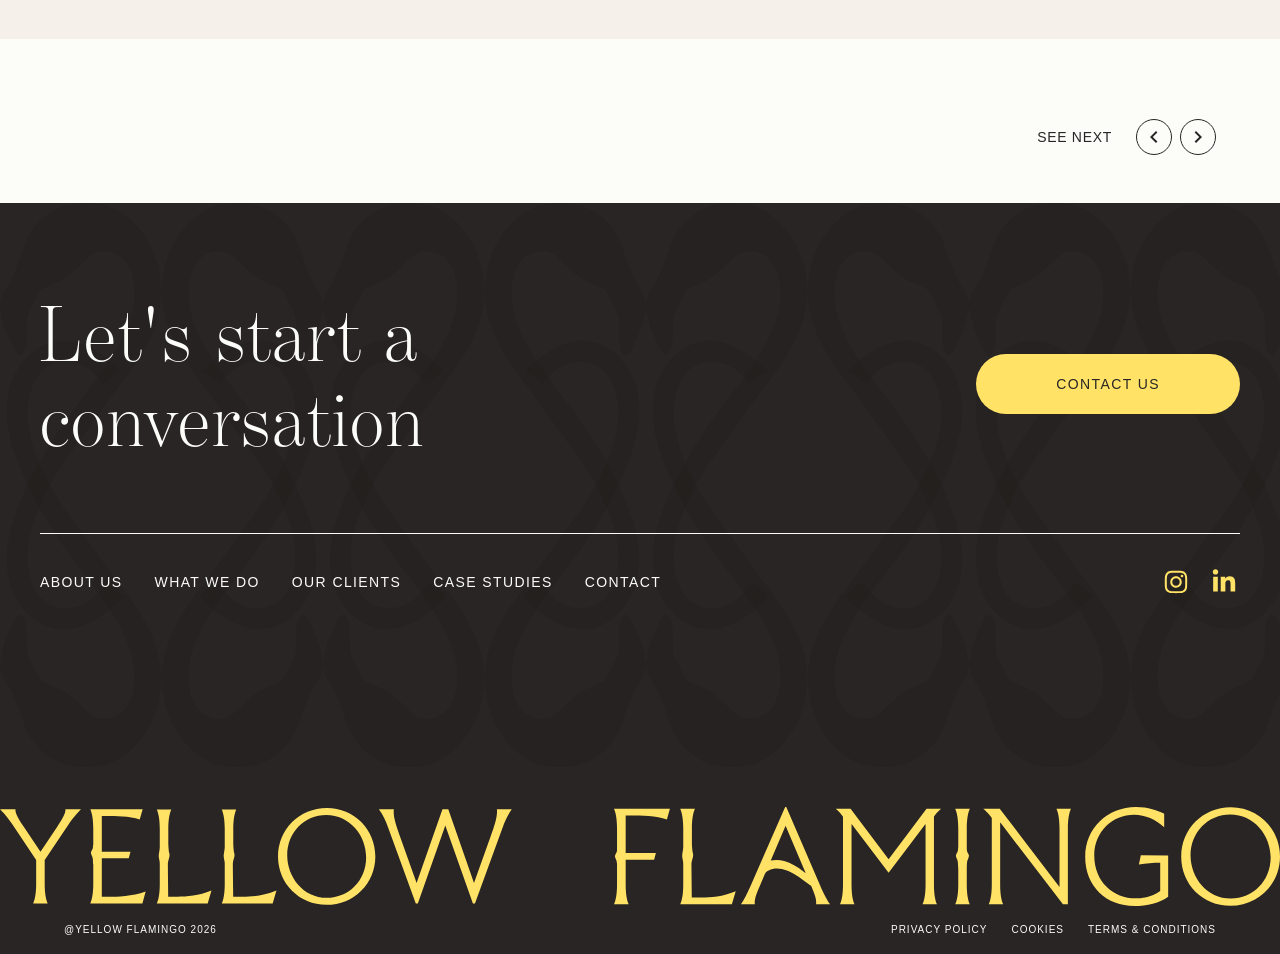
<file: case-studies/index.html>
<!DOCTYPE html>
<html lang="en-US">

<head><meta charset="UTF-8">
    
    <meta name="viewport" content="width=device-width, initial-scale=1.0">
    <title>Case Studies – Yellow Flamingo</title>
<meta name="robots" content="max-image-preview:large">


<style id="wp-img-auto-sizes-contain-inline-css">
img:is([sizes=auto i],[sizes^="auto," i]){contain-intrinsic-size:3000px 1500px}
/*# sourceURL=wp-img-auto-sizes-contain-inline-css */
</style>
<style id="wp-emoji-styles-inline-css">

	img.wp-smiley, img.emoji {
		display: inline !important;
		border: none !important;
		box-shadow: none !important;
		height: 1em !important;
		width: 1em !important;
		margin: 0 0.07em !important;
		vertical-align: -0.1em !important;
		background: none !important;
		padding: 0 !important;
	}
/*# sourceURL=wp-emoji-styles-inline-css */
</style>
<style id="wp-block-library-inline-css">
:root{--wp-block-synced-color:#7a00df;--wp-block-synced-color--rgb:122,0,223;--wp-bound-block-color:var(--wp-block-synced-color);--wp-editor-canvas-background:#ddd;--wp-admin-theme-color:#007cba;--wp-admin-theme-color--rgb:0,124,186;--wp-admin-theme-color-darker-10:#006ba1;--wp-admin-theme-color-darker-10--rgb:0,107,160.5;--wp-admin-theme-color-darker-20:#005a87;--wp-admin-theme-color-darker-20--rgb:0,90,135;--wp-admin-border-width-focus:2px}@media (min-resolution:192dpi){:root{--wp-admin-border-width-focus:1.5px}}.wp-element-button{cursor:pointer}:root .has-very-light-gray-background-color{background-color:#eee}:root .has-very-dark-gray-background-color{background-color:#313131}:root .has-very-light-gray-color{color:#eee}:root .has-very-dark-gray-color{color:#313131}:root .has-vivid-green-cyan-to-vivid-cyan-blue-gradient-background{background:linear-gradient(135deg,#00d084,#0693e3)}:root .has-purple-crush-gradient-background{background:linear-gradient(135deg,#34e2e4,#4721fb 50%,#ab1dfe)}:root .has-hazy-dawn-gradient-background{background:linear-gradient(135deg,#faaca8,#dad0ec)}:root .has-subdued-olive-gradient-background{background:linear-gradient(135deg,#fafae1,#67a671)}:root .has-atomic-cream-gradient-background{background:linear-gradient(135deg,#fdd79a,#004a59)}:root .has-nightshade-gradient-background{background:linear-gradient(135deg,#330968,#31cdcf)}:root .has-midnight-gradient-background{background:linear-gradient(135deg,#020381,#2874fc)}:root{--wp--preset--font-size--normal:16px;--wp--preset--font-size--huge:42px}.has-regular-font-size{font-size:1em}.has-larger-font-size{font-size:2.625em}.has-normal-font-size{font-size:var(--wp--preset--font-size--normal)}.has-huge-font-size{font-size:var(--wp--preset--font-size--huge)}:root .has-text-align-center{text-align:center}:root .has-text-align-left{text-align:left}:root .has-text-align-right{text-align:right}.has-fit-text{white-space:nowrap!important}#end-resizable-editor-section{display:none}.aligncenter{clear:both}.items-justified-left{justify-content:flex-start}.items-justified-center{justify-content:center}.items-justified-right{justify-content:flex-end}.items-justified-space-between{justify-content:space-between}.screen-reader-text{word-wrap:normal!important;border:0;clip-path:inset(50%);height:1px;margin:-1px;overflow:hidden;padding:0;position:absolute;width:1px;word-break:normal!important}.screen-reader-text:focus{background-color:#ddd;clip-path:none;color:#444;display:block;font-size:1em;height:auto;left:5px;line-height:normal;padding:15px 23px 14px;text-decoration:none;top:5px;width:auto;z-index:100000}html :where(.has-border-color){border-style:solid}html :where([style^=border-color],[style*=";border-color"],[style*="; border-color"]){border-style:solid}html :where([style^=border-top-color],[style*=";border-top-color"],[style*="; border-top-color"]){border-top-style:solid}html :where([style^=border-right-color],[style*=";border-right-color"],[style*="; border-right-color"]){border-right-style:solid}html :where([style^=border-bottom-color],[style*=";border-bottom-color"],[style*="; border-bottom-color"]){border-bottom-style:solid}html :where([style^=border-left-color],[style*=";border-left-color"],[style*="; border-left-color"]){border-left-style:solid}html :where([style^=border-width],[style*=";border-width"],[style*="; border-width"]){border-style:solid}html :where([style^=border-top-width],[style*=";border-top-width"],[style*="; border-top-width"]){border-top-style:solid}html :where([style^=border-right-width],[style*=";border-right-width"],[style*="; border-right-width"]){border-right-style:solid}html :where([style^=border-bottom-width],[style*=";border-bottom-width"],[style*="; border-bottom-width"]){border-bottom-style:solid}html :where([style^=border-left-width],[style*=";border-left-width"],[style*="; border-left-width"]){border-left-style:solid}html :where(img[class*=wp-image-]){height:auto;max-width:100%}:where(figure){margin:0 0 1em}html :where(.is-position-sticky){--wp-admin--admin-bar--position-offset:var(--wp-admin--admin-bar--height,0px)}@media screen and (max-width:600px){html :where(.is-position-sticky){--wp-admin--admin-bar--position-offset:0px}}

/*# sourceURL=/wp-includes/css/dist/block-library/common.min.css */
</style>
<style id="wp-block-paragraph-inline-css">
.is-small-text{font-size:.875em}.is-regular-text{font-size:1em}.is-large-text{font-size:2.25em}.is-larger-text{font-size:3em}.has-drop-cap:not(:focus):first-letter{float:left;font-size:8.4em;font-style:normal;font-weight:100;line-height:.68;margin:.05em .1em 0 0;text-transform:uppercase}body.rtl .has-drop-cap:not(:focus):first-letter{float:none;margin-left:.1em}p.has-drop-cap.has-background{overflow:hidden}:root :where(p.has-background){padding:1.25em 2.375em}:where(p.has-text-color:not(.has-link-color)) a{color:inherit}p.has-text-align-left[style*="writing-mode:vertical-lr"],p.has-text-align-right[style*="writing-mode:vertical-rl"]{rotate:180deg}
/*# sourceURL=/wp-includes/blocks/paragraph/style.min.css */
</style>

<style id="classic-theme-styles-inline-css">
/*! This file is auto-generated */
.wp-block-button__link{color:#fff;background-color:#32373c;border-radius:9999px;box-shadow:none;text-decoration:none;padding:calc(.667em + 2px) calc(1.333em + 2px);font-size:1.125em}.wp-block-file__button{background:#32373c;color:#fff;text-decoration:none}
/*# sourceURL=/wp-includes/css/classic-themes.min.css */
</style>

<style id="global-styles-inline-css">
:root{--wp--preset--aspect-ratio--square: 1;--wp--preset--aspect-ratio--4-3: 4/3;--wp--preset--aspect-ratio--3-4: 3/4;--wp--preset--aspect-ratio--3-2: 3/2;--wp--preset--aspect-ratio--2-3: 2/3;--wp--preset--aspect-ratio--16-9: 16/9;--wp--preset--aspect-ratio--9-16: 9/16;--wp--preset--color--black: #000000;--wp--preset--color--cyan-bluish-gray: #abb8c3;--wp--preset--color--white: #ffffff;--wp--preset--color--pale-pink: #f78da7;--wp--preset--color--vivid-red: #cf2e2e;--wp--preset--color--luminous-vivid-orange: #ff6900;--wp--preset--color--luminous-vivid-amber: #fcb900;--wp--preset--color--light-green-cyan: #7bdcb5;--wp--preset--color--vivid-green-cyan: #00d084;--wp--preset--color--pale-cyan-blue: #8ed1fc;--wp--preset--color--vivid-cyan-blue: #0693e3;--wp--preset--color--vivid-purple: #9b51e0;--wp--preset--gradient--vivid-cyan-blue-to-vivid-purple: linear-gradient(135deg,rgb(6,147,227) 0%,rgb(155,81,224) 100%);--wp--preset--gradient--light-green-cyan-to-vivid-green-cyan: linear-gradient(135deg,rgb(122,220,180) 0%,rgb(0,208,130) 100%);--wp--preset--gradient--luminous-vivid-amber-to-luminous-vivid-orange: linear-gradient(135deg,rgb(252,185,0) 0%,rgb(255,105,0) 100%);--wp--preset--gradient--luminous-vivid-orange-to-vivid-red: linear-gradient(135deg,rgb(255,105,0) 0%,rgb(207,46,46) 100%);--wp--preset--gradient--very-light-gray-to-cyan-bluish-gray: linear-gradient(135deg,rgb(238,238,238) 0%,rgb(169,184,195) 100%);--wp--preset--gradient--cool-to-warm-spectrum: linear-gradient(135deg,rgb(74,234,220) 0%,rgb(151,120,209) 20%,rgb(207,42,186) 40%,rgb(238,44,130) 60%,rgb(251,105,98) 80%,rgb(254,248,76) 100%);--wp--preset--gradient--blush-light-purple: linear-gradient(135deg,rgb(255,206,236) 0%,rgb(152,150,240) 100%);--wp--preset--gradient--blush-bordeaux: linear-gradient(135deg,rgb(254,205,165) 0%,rgb(254,45,45) 50%,rgb(107,0,62) 100%);--wp--preset--gradient--luminous-dusk: linear-gradient(135deg,rgb(255,203,112) 0%,rgb(199,81,192) 50%,rgb(65,88,208) 100%);--wp--preset--gradient--pale-ocean: linear-gradient(135deg,rgb(255,245,203) 0%,rgb(182,227,212) 50%,rgb(51,167,181) 100%);--wp--preset--gradient--electric-grass: linear-gradient(135deg,rgb(202,248,128) 0%,rgb(113,206,126) 100%);--wp--preset--gradient--midnight: linear-gradient(135deg,rgb(2,3,129) 0%,rgb(40,116,252) 100%);--wp--preset--font-size--small: 13px;--wp--preset--font-size--medium: 20px;--wp--preset--font-size--large: 36px;--wp--preset--font-size--x-large: 42px;--wp--preset--spacing--20: 0.44rem;--wp--preset--spacing--30: 0.67rem;--wp--preset--spacing--40: 1rem;--wp--preset--spacing--50: 1.5rem;--wp--preset--spacing--60: 2.25rem;--wp--preset--spacing--70: 3.38rem;--wp--preset--spacing--80: 5.06rem;--wp--preset--shadow--natural: 6px 6px 9px rgba(0, 0, 0, 0.2);--wp--preset--shadow--deep: 12px 12px 50px rgba(0, 0, 0, 0.4);--wp--preset--shadow--sharp: 6px 6px 0px rgba(0, 0, 0, 0.2);--wp--preset--shadow--outlined: 6px 6px 0px -3px rgb(255, 255, 255), 6px 6px rgb(0, 0, 0);--wp--preset--shadow--crisp: 6px 6px 0px rgb(0, 0, 0);}.wp-block-button{--wp--preset--dimension--25: 25%;--wp--preset--dimension--50: 50%;--wp--preset--dimension--75: 75%;--wp--preset--dimension--100: 100%;}:where(body) { margin: 0; }:where(.is-layout-flex){gap: 0.5em;}:where(.is-layout-grid){gap: 0.5em;}body .is-layout-flex{display: flex;}.is-layout-flex{flex-wrap: wrap;align-items: center;}.is-layout-flex > :is(*, div){margin: 0;}body .is-layout-grid{display: grid;}.is-layout-grid > :is(*, div){margin: 0;}body{padding-top: 0px;padding-right: 0px;padding-bottom: 0px;padding-left: 0px;}:root :where(.wp-element-button, .wp-block-button__link){background-color: #32373c;border-width: 0;color: #fff;font-family: inherit;font-size: inherit;font-style: inherit;font-weight: inherit;letter-spacing: inherit;line-height: inherit;padding-top: calc(0.667em + 2px);padding-right: calc(1.333em + 2px);padding-bottom: calc(0.667em + 2px);padding-left: calc(1.333em + 2px);text-decoration: none;text-transform: inherit;}.has-black-color{color: var(--wp--preset--color--black) !important;}.has-cyan-bluish-gray-color{color: var(--wp--preset--color--cyan-bluish-gray) !important;}.has-white-color{color: var(--wp--preset--color--white) !important;}.has-pale-pink-color{color: var(--wp--preset--color--pale-pink) !important;}.has-vivid-red-color{color: var(--wp--preset--color--vivid-red) !important;}.has-luminous-vivid-orange-color{color: var(--wp--preset--color--luminous-vivid-orange) !important;}.has-luminous-vivid-amber-color{color: var(--wp--preset--color--luminous-vivid-amber) !important;}.has-light-green-cyan-color{color: var(--wp--preset--color--light-green-cyan) !important;}.has-vivid-green-cyan-color{color: var(--wp--preset--color--vivid-green-cyan) !important;}.has-pale-cyan-blue-color{color: var(--wp--preset--color--pale-cyan-blue) !important;}.has-vivid-cyan-blue-color{color: var(--wp--preset--color--vivid-cyan-blue) !important;}.has-vivid-purple-color{color: var(--wp--preset--color--vivid-purple) !important;}.has-black-background-color{background-color: var(--wp--preset--color--black) !important;}.has-cyan-bluish-gray-background-color{background-color: var(--wp--preset--color--cyan-bluish-gray) !important;}.has-white-background-color{background-color: var(--wp--preset--color--white) !important;}.has-pale-pink-background-color{background-color: var(--wp--preset--color--pale-pink) !important;}.has-vivid-red-background-color{background-color: var(--wp--preset--color--vivid-red) !important;}.has-luminous-vivid-orange-background-color{background-color: var(--wp--preset--color--luminous-vivid-orange) !important;}.has-luminous-vivid-amber-background-color{background-color: var(--wp--preset--color--luminous-vivid-amber) !important;}.has-light-green-cyan-background-color{background-color: var(--wp--preset--color--light-green-cyan) !important;}.has-vivid-green-cyan-background-color{background-color: var(--wp--preset--color--vivid-green-cyan) !important;}.has-pale-cyan-blue-background-color{background-color: var(--wp--preset--color--pale-cyan-blue) !important;}.has-vivid-cyan-blue-background-color{background-color: var(--wp--preset--color--vivid-cyan-blue) !important;}.has-vivid-purple-background-color{background-color: var(--wp--preset--color--vivid-purple) !important;}.has-black-border-color{border-color: var(--wp--preset--color--black) !important;}.has-cyan-bluish-gray-border-color{border-color: var(--wp--preset--color--cyan-bluish-gray) !important;}.has-white-border-color{border-color: var(--wp--preset--color--white) !important;}.has-pale-pink-border-color{border-color: var(--wp--preset--color--pale-pink) !important;}.has-vivid-red-border-color{border-color: var(--wp--preset--color--vivid-red) !important;}.has-luminous-vivid-orange-border-color{border-color: var(--wp--preset--color--luminous-vivid-orange) !important;}.has-luminous-vivid-amber-border-color{border-color: var(--wp--preset--color--luminous-vivid-amber) !important;}.has-light-green-cyan-border-color{border-color: var(--wp--preset--color--light-green-cyan) !important;}.has-vivid-green-cyan-border-color{border-color: var(--wp--preset--color--vivid-green-cyan) !important;}.has-pale-cyan-blue-border-color{border-color: var(--wp--preset--color--pale-cyan-blue) !important;}.has-vivid-cyan-blue-border-color{border-color: var(--wp--preset--color--vivid-cyan-blue) !important;}.has-vivid-purple-border-color{border-color: var(--wp--preset--color--vivid-purple) !important;}.has-vivid-cyan-blue-to-vivid-purple-gradient-background{background: var(--wp--preset--gradient--vivid-cyan-blue-to-vivid-purple) !important;}.has-light-green-cyan-to-vivid-green-cyan-gradient-background{background: var(--wp--preset--gradient--light-green-cyan-to-vivid-green-cyan) !important;}.has-luminous-vivid-amber-to-luminous-vivid-orange-gradient-background{background: var(--wp--preset--gradient--luminous-vivid-amber-to-luminous-vivid-orange) !important;}.has-luminous-vivid-orange-to-vivid-red-gradient-background{background: var(--wp--preset--gradient--luminous-vivid-orange-to-vivid-red) !important;}.has-very-light-gray-to-cyan-bluish-gray-gradient-background{background: var(--wp--preset--gradient--very-light-gray-to-cyan-bluish-gray) !important;}.has-cool-to-warm-spectrum-gradient-background{background: var(--wp--preset--gradient--cool-to-warm-spectrum) !important;}.has-blush-light-purple-gradient-background{background: var(--wp--preset--gradient--blush-light-purple) !important;}.has-blush-bordeaux-gradient-background{background: var(--wp--preset--gradient--blush-bordeaux) !important;}.has-luminous-dusk-gradient-background{background: var(--wp--preset--gradient--luminous-dusk) !important;}.has-pale-ocean-gradient-background{background: var(--wp--preset--gradient--pale-ocean) !important;}.has-electric-grass-gradient-background{background: var(--wp--preset--gradient--electric-grass) !important;}.has-midnight-gradient-background{background: var(--wp--preset--gradient--midnight) !important;}.has-small-font-size{font-size: var(--wp--preset--font-size--small) !important;}.has-medium-font-size{font-size: var(--wp--preset--font-size--medium) !important;}.has-large-font-size{font-size: var(--wp--preset--font-size--large) !important;}.has-x-large-font-size{font-size: var(--wp--preset--font-size--x-large) !important;}
/*# sourceURL=global-styles-inline-css */
</style>

<link rel="stylesheet" id="yellow-flamingo-style-css" href="/wp-content/themes/yellow-flamingo/style.css?ver=1.0.0" media="all">
<link rel="EditURI" type="application/rsd+xml" title="RSD" href="/xmlrpc.php?rsd">
<meta name="generator" content="WordPress 7.1.3">
<link rel="canonical" href="/case-studies/">
<link rel="shortlink" href="/?p=18">
</head>

<body class="wp-singular page-template-default page page-id-18 wp-theme-yellow-flamingo gradient-bg">

    <a href="#main-content" class="sr-only focus:not-sr-only focus:absolute focus:top-4 focus:left-4 focus:z-[100] focus:px-4 focus:py-2 focus:bg-primary focus:text-white focus:rounded-lg">
        Skip to main content
    </a>

    <header class="site-header fixed inset-x-0 top-0 z-50">
        <div id="header-bg" aria-hidden="true" class="pointer-events-none absolute inset-x-0 top-0 h-22 bg-transparent transition-colors duration-300 z-10"></div>

        <div class="container relative z-10 mx-auto flex w-full items-center justify-between px-6 py-4 sm:px-10 lg:px-16 h-22">
                            <a href="/" class="flex shrink-0 items-center gap-1.5" aria-label="Yellow Flamingo — Home">
                    <img src="/wp-content/themes/yellow-flamingo/assets/images/yellow.svg" alt="" class="h-5 w-auto sm:h-7">
                    <img src="/wp-content/themes/yellow-flamingo/assets/images/flamingo.svg" alt="" class="h-5 pl-2 w-auto sm:h-7">
                </a>
            
            <button type="button" id="menu-toggle" class="group relative z-70 flex h-7 w-10 items-center justify-center cursor-pointer" aria-label="Open menu" aria-expanded="false" aria-controls="primary-menu">
                <svg xmlns="http://www.w3.org/2000/svg" width="40" height="31" viewbox="0 0 40 31" fill="none">
                    <line x1="2" y1="2" x2="38" y2="2" stroke="#FFE266" stroke-width="4" stroke-linecap="round" class="origin-center transform-fill transition-transform duration-300 group-aria-expanded:translate-y-[13.5px] group-aria-expanded:rotate-45"></line>
                    <line x1="2" y1="16" x2="38" y2="16" stroke="#FFE266" stroke-width="4" stroke-linecap="round" class="origin-center transform-fill transition-all duration-300 group-aria-expanded:scale-x-0 group-aria-expanded:opacity-0"></line>
                    <line x1="2" y1="29" x2="38" y2="29" stroke="#FFE266" stroke-width="4" stroke-linecap="round" class="origin-center transform-fill transition-transform duration-300 group-aria-expanded:translate-y-[-13.5px] group-aria-expanded:-rotate-45"></line>
                </svg>
            </button>
        </div>
    </header>

    <div id="primary-menu" class="pointer-events-none fixed inset-0 z-60 opacity-0 transition-opacity duration-300" role="dialog" aria-modal="true" aria-label="Site menu" aria-hidden="true" inert>
        <div class="grid h-full w-full grid-cols-1 overflow-y-auto lg:grid-cols-2">
            <div class="relative flex flex-col items-center justify-center gap-10 bg-charcoal py-24">
                <div class="pointer-events-none fixed inset-x-0 top-0 z-80 container mx-auto flex w-full items-center justify-end px-6 py-4 sm:px-10 lg:hidden lg:px-16 h-22">
                    <button type="button" data-menu-close class="pointer-events-auto relative z-70 flex h-7 w-10 items-center justify-center text-primary" aria-label="Close menu">
                        <svg class="h-6 w-6" xmlns="http://www.w3.org/2000/svg" width="28" height="28" viewbox="0 0 28 28" fill="currentColor">
                            <path d="M26 2L2 26M2 2L26 26" stroke="currentColor" stroke-width="4" stroke-linecap="round" stroke-linejoin="round"></path>
                        </svg>
                    </button>
                </div>

                <div class="pointer-events-none fixed inset-x-0 top-0 z-80 container mx-auto flex w-full justify-start px-6 py-4 sm:px-10 lg:px-16 h-22">
                    <a href="/" class="pointer-events-auto relative z-81 flex shrink-0 items-center gap-1.5" aria-label="Yellow Flamingo — Home">
                        <img src="/wp-content/themes/yellow-flamingo/assets/images/yellow.svg" alt="" class="h-5 w-auto sm:h-7">
                        <img src="/wp-content/themes/yellow-flamingo/assets/images/flamingo.svg" alt="" class="h-5 pl-2 w-auto sm:h-7">
                    </a>
                </div>

                <div class="pointer-events-none fixed inset-x-0 top-0 z-80 container mx-auto flex h-full items-center justify-center px-6 sm:px-10 lg:justify-start lg:px-16">
                    <div class="pointer-events-auto flex flex-col items-center gap-10 lg:items-start">
                        <nav aria-label="Primary" class="flex flex-col items-center gap-6 text-center sm:gap-4 [&amp;_a]:link-underline [&amp;_a]:font-display [&amp;_a]:text-4xl [&amp;_a]:font-light [&amp;_a]:leading-tight [&amp;_a]:text-snow [&amp;_a]:transition-colors [&amp;_a]:duration-300 [&amp;_a:hover]:text-primary [&amp;_li]:list-none sm:[&amp;_a]:text-5xl lg:items-start lg:text-left lg:[&amp;_a]:text-5xl">
                            <li id="menu-item-23" class="menu-item menu-item-type-post_type menu-item-object-page menu-item-23"><a href="/about-us/">About Us</a></li>
<li id="menu-item-26" class="menu-item menu-item-type-post_type menu-item-object-page menu-item-26"><a href="/what-we-do/">What We Do</a></li>
<li id="menu-item-25" class="menu-item menu-item-type-post_type menu-item-object-page menu-item-25"><a href="/our-clients/">Our Clients</a></li>
<li id="menu-item-24" class="menu-item menu-item-type-post_type menu-item-object-page current-menu-item page_item page-item-18 current_page_item menu-item-24"><a href="/case-studies/" aria-current="page">Case Studies</a></li>
                        </nav>

                        <a href="/contact-us/" class="inline-flex w-fit shrink-0 items-center justify-center rounded-full bg-primary px-20 py-5 font-sans text-sm font-medium tracking-[1.4px] text-charcoal uppercase transition-colors duration-300 hover:bg-primary/90">
                            Contact Us
                        </a>
                    </div>
                </div>
            </div>

            <div class="relative hidden flex-col items-center justify-center bg-primary py-10 lg:flex lg:py-16">
                <div class="pointer-events-none fixed inset-x-0 top-0 z-80 container mx-auto hidden w-full items-center justify-end px-6 py-4 sm:px-10 lg:flex lg:px-16 h-22">
                    <button type="button" data-menu-close class="pointer-events-auto relative z-70 flex h-7 w-10 items-center justify-center text-charcoal cursor-pointer" aria-label="Close menu">
                        <svg class="h-6 w-6" xmlns="http://www.w3.org/2000/svg" width="28" height="28" viewbox="0 0 28 28" fill="none">
                            <path d="M26 2L2 26M2 2L26 26" stroke="#1E1E1E" stroke-width="4" stroke-linecap="round" stroke-linejoin="round"></path>
                        </svg>
                    </button>
                </div>

                <div class="pointer-events-none fixed inset-x-0 top-0 z-80 hidden h-full container mx-auto items-center justify-end px-6 sm:px-10 lg:flex lg:px-16">
                                        <div class="pointer-events-auto w-95 overflow-hidden rounded-sm bg-charcoal">
                                                    <img width="546" height="724" src="/wp-content/uploads/2026/10/AKT-1.webp" class="aspect-4/3 w-full object-cover transition-transform duration-300 group-hover:scale-105 wp-post-image" alt="" decoding="async" fetchpriority="high" srcset="/wp-content/uploads/2026/10/AKT-1.webp 546w, /wp-content/uploads/2026/10/AKT-1-226x300.webp 226w" sizes="(max-width: 546px) 100vw, 546px">                                                <div class="px-8 py-10">
                            <p class="font-sans text-sm font-medium tracking-[1.4px] text-snow uppercase">
                                AKT London                            </p>
                            <p class="mt-4 font-display text-2xl leading-tight font-light text-snow">Retail readiness and wholesale foundations for a bodycare start-up on the rise                            </p>
                            <a href="/case-studies/#akt-london" class="eyebrow text-underline mt-4 inline-block text-primary uppercase transition-colors duration-300 hover:text-primary/80">
                                Read the case study
                            </a>
                        </div>
                    </div>
                                    
                </div>
            </div>
        </div>
    </div>


    <main id="main-content" role="main">
<section class="relative flex h-72 w-full items-center justify-center overflow-hidden bg-charcoal">
    <img src="/wp-content/themes/yellow-flamingo/assets/images/case-studies-hero.webp" alt="A flock of flamingos" class="absolute inset-0 h-full w-full object-cover">

    <div class="absolute inset-0 h-72 opacity-100 bg-linear-89 from-black/40 to-black/60"></div>

    <h1 class="container absolute inset-x-0 bottom-0 z-10 mx-auto px-6 text-left font-display text-[5.5rem] leading-[0.85] font-light text-white/30 sm:px-10 sm:text-9xl lg:px-16 lg:text-[12rem] tracking-wide">
        Case studies
    </h1>

</section>

<section id="case-study" data-case-study>

    
        <div class="bg-snow">
            <div class="container mx-auto w-full px-6 py-16 sm:px-10 lg:px-16">

                <div class="overflow-hidden">
                    <div class="flex" data-case-study-track>


                                                    <div class="w-full shrink-0" data-case-study-slide data-case-study-slug="bertioli">
                                <div class="py-8">
                                    <div class="justify-self-start text-charcoal text-sm font-medium font-sans uppercase leading-7 tracking-wider">Bertioli</div>
                                </div>

                                <div class="grid gap-10 lg:grid-cols-2 lg:gap-20">

                                                                            <img width="546" height="724" src="/wp-content/uploads/2026/10/bertioli.webp" class="w-full h-auto wp-post-image" alt="" decoding="async" srcset="/wp-content/uploads/2026/10/bertioli.webp 546w, /wp-content/uploads/2026/10/bertioli-226x300.webp 226w" sizes="(max-width: 546px) 100vw, 546px">                                    
                                    <div>
                                        <h2 class="font-display text-4xl leading-[1.05] font-light text-charcoal lg:text-6xl tracking-wide">
                                            Commercial transformation for a premium, multi-category lifestyle and wellness brand.                                        </h2>
                                        <div class="mt-10 font-sans leading-7 text-charcoal [&amp;_p]:mt-10 [&amp;_p:first-child]:mt-0">
                                            
<p class="wp-block-paragraph">An offering with desire to scale in need of a commercially-grounded strategy and roadmap for growth.</p>



<p class="wp-block-paragraph">As strategic advisers to the founders, we delivered a comprehensive brand and commercial strategy including but not limited to: a clear, multi-channel go-to-market proposition, a brand audit and refined brand positioning, an organisational and operational review inclusive of team structure suggestions, plus a phased execution roadmap for sustainable expansion.</p>
                                        </div>
                                    </div>
                                </div>
                            </div>
                                                    <div class="w-full shrink-0" data-case-study-slide data-case-study-slug="kevyn-aucoin">
                                <div class="py-8">
                                    <div class="justify-self-start text-charcoal text-sm font-medium font-sans uppercase leading-7 tracking-wider">Kevyn Aucoin</div>
                                </div>

                                <div class="grid gap-10 lg:grid-cols-2 lg:gap-20">

                                                                            <img width="546" height="724" src="/wp-content/uploads/2026/10/Kevyn-Aucoin.webp" class="w-full h-auto wp-post-image" alt="" decoding="async" srcset="/wp-content/uploads/2026/10/Kevyn-Aucoin.webp 546w, /wp-content/uploads/2026/10/Kevyn-Aucoin-226x300.webp 226w" sizes="(max-width: 546px) 100vw, 546px">                                    
                                    <div>
                                        <h2 class="font-display text-4xl leading-[1.05] font-light text-charcoal lg:text-6xl tracking-wide">
                                            Luxury repositioning and retail strategy for a pioneering, legacy beauty brand                                        </h2>
                                        <div class="mt-10 font-sans leading-7 text-charcoal [&amp;_p]:mt-10 [&amp;_p:first-child]:mt-0">
                                            
<p class="wp-block-paragraph">A household name in beauty looking to reinvigorate the brand and rebuild commercial momentum.</p>



<p class="wp-block-paragraph">With the high-level goals of onboarding new retailers and strengthening relationships with existing retailers, we provide ongoing fractional leadership at a GM level – with full responsibility for performance and successful retail execution – delivering the strategy we developed in-partnership with internal and external cross-functional key stakeholders.</p>
                                        </div>
                                    </div>
                                </div>
                            </div>
                                                    <div class="w-full shrink-0" data-case-study-slide data-case-study-slug="akt-london">
                                <div class="py-8">
                                    <div class="justify-self-start text-charcoal text-sm font-medium font-sans uppercase leading-7 tracking-wider">AKT London</div>
                                </div>

                                <div class="grid gap-10 lg:grid-cols-2 lg:gap-20">

                                                                            <img width="546" height="724" src="/wp-content/uploads/2026/10/AKT-1.webp" class="w-full h-auto wp-post-image" alt="" decoding="async" srcset="/wp-content/uploads/2026/10/AKT-1.webp 546w, /wp-content/uploads/2026/10/AKT-1-226x300.webp 226w" sizes="(max-width: 546px) 100vw, 546px">                                    
                                    <div>
                                        <h2 class="font-display text-4xl leading-[1.05] font-light text-charcoal lg:text-6xl tracking-wide">
                                            Retail readiness and wholesale foundations for a bodycare start-up on the rise                                        </h2>
                                        <div class="mt-10 font-sans leading-7 text-charcoal [&amp;_p]:mt-10 [&amp;_p:first-child]:mt-0">
                                            
<p class="wp-block-paragraph">A founder-led, DTC brand with ambitions to reach more customers at volume – sustainably and efficiently.</p>



<p class="wp-block-paragraph">We acted as an early-stage, strategic sounding board – covering all end-to-end elements required for retail success – ahead of supporting their launches with over 30 retailers to date, unlocking significant (and continually scaling) commercial growth.</p>
                                        </div>
                                    </div>
                                </div>
                            </div>
                        
                    </div>
                </div>
            </div>
        </div>

        <div class="bg-stone">
            <div class="container mx-auto w-full px-6 py-12 sm:px-10 lg:px-12">

                <div class="overflow-hidden">
                    <div class="flex" data-case-study-track>

                                                
                            <div class="w-full shrink-0" data-case-study-slide data-case-study-slug="bertioli">
                                <div class="max-w-4xl mx-auto pt-8">
                                                                            <p class="text-charcoal text-3xl font-light leading-10 font-display text-center tracking-wide">
                                            “Catherine has been an immensely valuable advisor to Milly and myself. She is wise, strategic and fabulously efficient. She has integrated with both existing and new team members to help create a streamlined team with a clear process and roadmap ahead. We recommend her most highly.”
                                        </p>
                                                                        
                                </div>
                                                                    <div class="pt-16">
                                        <p class="eyebrow font-sans leading-7 text-charcoal text-center">
                                            Caryn Hibbert, Founder of                                        </p>
                                        <p class="eyebrow font-sans leading-7 text-charcoal text-center">
                                            THYME &amp; BERTIOLI                                        </p>
                                    </div>
                                                            </div>
                        
                            <div class="w-full shrink-0" data-case-study-slide data-case-study-slug="kevyn-aucoin">
                                <div class="max-w-4xl mx-auto pt-8">
                                                                            <p class="text-charcoal text-3xl font-light leading-10 font-display text-center tracking-wide">
                                            “Partnering with Catherine and the Yellow Flamingo team has been pivotal to our UK expansion.  Their deep industry expertise has driven sale in existing doors, opened new retailers and built genuine loyalty for the brand among UK consumers. Yellow Flamingo truly feels like a seamless extension of our team. 
If you don't hire them, you're an idiot!”
                                        </p>
                                                                        
                                </div>
                                                                    <div class="pt-16">
                                        <p class="eyebrow font-sans leading-7 text-charcoal text-center">
                                            Shereen Holland, VP Sales &amp; Marketing                                        </p>
                                        <p class="eyebrow font-sans leading-7 text-charcoal text-center">
                                                                                    </p>
                                    </div>
                                                            </div>
                        
                            <div class="w-full shrink-0" data-case-study-slide data-case-study-slug="akt-london">
                                <div class="max-w-4xl mx-auto pt-8">
                                                                            <p class="text-charcoal text-3xl font-light leading-10 font-display text-center tracking-wide">
                                            “Catherine is wonderful! She is loved in the industry and has been such a great support for AKT. We built many relationships thanks to Catherine. Since this was our first foray into retail, she also helped build many new processes and really got stuck in as we developed it. We'll be forever grateful for the time we had. Thank you!”
                                        </p>
                                                                        
                                </div>
                                                                    <div class="pt-16">
                                        <p class="eyebrow font-sans leading-7 text-charcoal text-center">
                                            Andy Coxon, Co-Founder                                        </p>
                                        <p class="eyebrow font-sans leading-7 text-charcoal text-center">
                                                                                    </p>
                                    </div>
                                                            </div>
                                            </div>
                </div>
            </div>
        </div>
            

    <div class="bg-snow">
        <div class="container mx-auto w-full py-12 px-6 sm:px-10 lg:px-16">
            <div class="mt-8 flex flex-col items-center justify-center gap-4 sm:flex-row sm:justify-end sm:gap-6">
                <span class="font-sans text-sm font-medium uppercase leading-7 tracking-wider text-charcoal">See next</span>
                <div class="flex shrink-0 items-center gap-2">
                    <button type="button" aria-label="Previous case study" data-case-study-previous class="flex size-9 items-center justify-center rounded-full border border-charcoal text-charcoal disabled:pointer-events-none disabled:opacity-40">
                        <svg xmlns="http://www.w3.org/2000/svg" width="24" height="24" viewbox="0 0 24 24" fill="none">
                            <path d="M10.8 12L15.4 7.4L14 6L8 12L14 18L15.4 16.6L10.8 12Z" fill="#282524"></path>
                        </svg>
                    </button>
                    <button type="button" aria-label="Next case study" data-case-study-next class="flex size-9 items-center justify-center rounded-full border border-charcoal text-charcoal disabled:pointer-events-none disabled:opacity-40">
                        <svg xmlns="http://www.w3.org/2000/svg" width="24" height="24" viewbox="0 0 24 24" fill="none">
                            <path d="M13.2 12L8.6 7.4L10 6L16 12L10 18L8.6 16.6L13.2 12Z" fill="#282524"></path>
                        </svg>
                    </button>
                </div>
            </div>
        </div>
    </div>

</section>

<!-- Hiding the case study section for now, as it is not being used in the current design
<section class="bg-snow">
    <div class="container mx-auto w-full pt-4 pb-16 px-6 sm:px-10 lg:px-16">

        <div class="grid grid-cols-1 gap-6 sm:grid-cols-2 lg:grid-cols-3">
                            <div class="overflow-hidden rounded-sm bg-charcoal">
                                                                                    <div class="px-8 py-10">
                        <p class="font-sans text-sm font-medium tracking-[1.4px] text-snow uppercase">
                                                    </p>
                        <p class="mt-4 font-display text-2xl leading-tight font-light text-snow"></p>
                        <a href=""
                            class="eyebrow text-underline mt-4 inline-block text-primary uppercase transition-colors duration-300 hover:text-primary/80">
                            Read the case study
                        </a>
                    </div>
                </div>
                    </div>

    </div>
</section>

-->


<!-- Hide the Instagram section for now,
<section class="bg-stone">
    <div class="container mx-auto w-full px-6 py-20 sm:px-10 lg:px-16">
        <div class="text-center text-charcoal text-4xl lg:text-6xl font-light font-display leading-[1.2]">Follow the flamboyance.</div>
        <p class="text-center text-charcoal text-sm font-medium font-sans uppercase leading-7 tracking-wider py-6"><a href="https://www.instagram.com/yellow.flamingo" target="_blank" rel="noopener noreferrer">@yellow.flamingo</a></p>
        <div class="pt-6 grid grid-cols-2 gap-4 sm:grid-cols-3 lg:grid-cols-5">
            <div class="">
                <a href="https://www.instagram.com/yellow.flamingo" target="_blank" rel="noopener noreferrer">
                    <img class="" src="/wp-content/themes/yellow-flamingo/assets/images/instagram/1.webp" />
                </a>
            </div>

            <div class="">
                <a href="https://www.instagram.com/yellow.flamingo" target="_blank" rel="noopener noreferrer">
                    <img class="" src="" />
                </a>
            </div>

            <div class="">
                <a href="https://www.instagram.com/yellow.flamingo" target="_blank" rel="noopener noreferrer">
                    <img class="" src="" />
                </a>
            </div>

            <div class="">
                <a href="https://www.instagram.com/yellow.flamingo" target="_blank" rel="noopener noreferrer">
                    <img class="" src="" />
                </a>
            </div>

            <div class="hidden sm:block">
                <a href="https://www.instagram.com/yellow.flamingo" target="_blank" rel="noopener noreferrer">
                    <img class="" src="" />
                </a>
            </div>

        </div>

    </div>
</section>
-->



</main>
<!-- End of Main Content -->

<!-- Footer -->
<footer class="relative overflow-hidden bg-charcoal text-snow">
    <div class="relative lg:min-h-141">
        <div aria-hidden="true" class="pointer-events-none absolute inset-0 bg-repeat" style="background-image:url('/wp-content/themes/yellow-flamingo/assets/images/pattern.svg');">
        </div>

        <div class="container relative z-10 mx-auto w-full px-6 pt-20 pb-10 sm:px-10 md:pt-24 lg:px=20">
            <div class="flex flex-col items-center gap-10 text-center md:flex-row md:items-center md:justify-between md:text-left">
                <h2 class="font-display text-5xl leading-[1.05] font-light text-snow sm:text-6xl lg:text-[5rem] lg:leading-21.25 tracking-wide">
                    Let's start a<br>
                    conversation
                </h2>
                <a href="/contact-us/" class="inline-flex shrink-0 items-center justify-center rounded-full bg-primary px-20 py-5 font-sans text-sm font-medium tracking-[1.4px] text-charcoal uppercase transition-colors duration-300 hover:bg-primary/90">
                    Contact Us
                </a>
            </div>

            <div class="mt-14 border-t border-snow md:mt-16"></div>

            <div class="mt-8 grid grid-cols-2 grid-flow-col grid-rows-3 items-center gap-x-8 gap-y-6 sm:flex sm:flex-row sm:gap-y-3 sm:items-center sm:justify-between">
                <nav aria-label="Footer" class="contents sm:flex sm:flex-wrap sm:items-center sm:gap-x-8 sm:gap-y-3 [&amp;_a]:font-sans [&amp;_a]:text-sm [&amp;_a]:font-medium [&amp;_a]:tracking-[1.4px] [&amp;_a]:text-snow [&amp;_a]:uppercase [&amp;_a]:transition-colors [&amp;_a]:duration-300 [&amp;_a:hover]:text-primary [&amp;_li]:list-none">
                    <li id="menu-item-6" class="menu-item menu-item-type-custom menu-item-object-custom menu-item-6"><a href="/about-us/">About Us</a></li>
<li id="menu-item-7" class="menu-item menu-item-type-custom menu-item-object-custom menu-item-7"><a href="/what-we-do/">What We Do</a></li>
<li id="menu-item-9" class="menu-item menu-item-type-custom menu-item-object-custom menu-item-9"><a href="/our-clients/">Our Clients</a></li>
<li id="menu-item-10" class="menu-item menu-item-type-custom menu-item-object-custom current-menu-item menu-item-10"><a href="/case-studies/" aria-current="page">Case Studies</a></li>
<li id="menu-item-27" class="menu-item menu-item-type-post_type menu-item-object-page menu-item-27"><a href="/contact-us/">Contact</a></li>
                </nav>
                <div class="flex items-center gap-4">
                    <a href="https://www.instagram.com/yellow.flamingo/" target="_blank" rel="noopener noreferrer" class="text-primary transition-colors duration-300 hover:text-primary/80">
                        <span class="sr-only">Instagram</span>
                        <svg xmlns="http://www.w3.org/2000/svg" viewbox="0 0 640 640" fill="currentColor" class="h-8 w-8">
                            <path d="M320.3 205C256.8 204.8 205.2 256.2 205 319.7C204.8 383.2 256.2 434.8 319.7 435C383.2 435.2 434.8 383.8 435 320.3C435.2 256.8 383.8 205.2 320.3 205zM319.7 245.4C360.9 245.2 394.4 278.5 394.6 319.7C394.8 360.9 361.5 394.4 320.3 394.6C279.1 394.8 245.6 361.5 245.4 320.3C245.2 279.1 278.5 245.6 319.7 245.4zM413.1 200.3C413.1 185.5 425.1 173.5 439.9 173.5C454.7 173.5 466.7 185.5 466.7 200.3C466.7 215.1 454.7 227.1 439.9 227.1C425.1 227.1 413.1 215.1 413.1 200.3zM542.8 227.5C541.1 191.6 532.9 159.8 506.6 133.6C480.4 107.4 448.6 99.2 412.7 97.4C375.7 95.3 264.8 95.3 227.8 97.4C192 99.1 160.2 107.3 133.9 133.5C107.6 159.7 99.5 191.5 97.7 227.4C95.6 264.4 95.6 375.3 97.7 412.3C99.4 448.2 107.6 480 133.9 506.2C160.2 532.4 191.9 540.6 227.8 542.4C264.8 544.5 375.7 544.5 412.7 542.4C448.6 540.7 480.4 532.5 506.6 506.2C532.8 480 541 448.2 542.8 412.3C544.9 375.3 544.9 264.5 542.8 227.5zM495 452C487.2 471.6 472.1 486.7 452.4 494.6C422.9 506.3 352.9 503.6 320.3 503.6C287.7 503.6 217.6 506.2 188.2 494.6C168.6 486.8 153.5 471.7 145.6 452C133.9 422.5 136.6 352.5 136.6 319.9C136.6 287.3 134 217.2 145.6 187.8C153.4 168.2 168.5 153.1 188.2 145.2C217.7 133.5 287.7 136.2 320.3 136.2C352.9 136.2 423 133.6 452.4 145.2C472 153 487.1 168.1 495 187.8C506.7 217.3 504 287.3 504 319.9C504 352.5 506.7 422.6 495 452z"></path>
                        </svg>
                    </a>
                    <a href="https://www.linkedin.com/company/yellow-flamingo-org/" target="_blank" rel="noopener noreferrer" class="text-primary transition-colors duration-300 hover:text-primary/80">
                        <span class="sr-only">LinkedIn</span>
                        <svg xmlns="http://www.w3.org/2000/svg" viewbox="0 0 640 640" fill="currentColor" class="h-8 w-8">
                            <path d="M196.3 512L103.4 512L103.4 212.9L196.3 212.9L196.3 512zM149.8 172.1C120.1 172.1 96 147.5 96 117.8C96 103.5 101.7 89.9 111.8 79.8C121.9 69.7 135.6 64 149.8 64C164 64 177.7 69.7 187.8 79.8C197.9 89.9 203.6 103.6 203.6 117.8C203.6 147.5 179.5 172.1 149.8 172.1zM543.9 512L451.2 512L451.2 366.4C451.2 331.7 450.5 287.2 402.9 287.2C354.6 287.2 347.2 324.9 347.2 363.9L347.2 512L254.4 512L254.4 212.9L343.5 212.9L343.5 253.7L344.8 253.7C357.2 230.2 387.5 205.4 432.7 205.4C526.7 205.4 544 267.3 544 347.7L544 512L543.9 512z"></path>
                        </svg>
                    </a>
                </div>
            </div>
        </div>
    </div>

    <div class="hidden mt-6 sm:flex w-full flex-col items-center gap-2 overflow-hidden sm:flex-row sm:items-center sm:justify-between sm:gap-0 md:mt-10">
        <img src="/wp-content/themes/yellow-flamingo/assets/images/yellow.svg" alt="Yellow" class="w-[85%] pointer-events-none select-none sm:w-[40%]">
        <img src="/wp-content/themes/yellow-flamingo/assets/images/flamingo.svg" alt="Flamingo" class="w-[90%] pointer-events-none select-none sm:w-[52%]">
    </div>
    <div class="mt-6 flex sm:hidden w-full flex-col items-center gap-2 overflow-hidden sm:flex-row sm:items-center sm:justify-between sm:gap-0 md:mt-10">
        <img src="/wp-content/themes/yellow-flamingo/assets/images/yellow-flamingo.svg" alt="Yellow Flamingo" class="w-full pointer-events-none select-none scale-115">
    </div>

    <div class="container z-10 mx-auto mt-4 flex w-full flex-col items-center gap-3 px-6 pb-4 text-center font-sans text-[10px] font-medium tracking-[1px] text-cream/50 uppercase sm:flex-row sm:items-center sm:justify-between sm:px-10 sm:text-left lg:px-16">
        <p>@Yellow Flamingo 2026</p>
        <div class="flex items-center gap-6">
            <a href="/privacy-policy/" class="transition-colors duration-300">Privacy Policy</a>
            <a href="/cookies/" class="transition-colors duration-300">Cookies</a>
            <a href="/terms-and-conditions/" class="transition-colors duration-300">Terms &amp;
                Conditions</a>
        </div>
    </div>
</footer>

<script type="speculationrules">
{"prefetch":[{"source":"document","where":{"and":[{"href_matches":"/*"},{"not":{"href_matches":["/wp-*.php","/wp-admin/*","/wp-content/uploads/*","/wp-content/*","/wp-content/plugins/*","/wp-content/themes/yellow-flamingo/*","/*\\?(.+)"]}},{"not":{"selector_matches":"a[rel~=\"nofollow\"]"}},{"not":{"selector_matches":".no-prefetch, .no-prefetch a"}}]},"eagerness":"conservative"}]}
</script>
<script id="yellow-flamingo-app-js" src="/wp-content/themes/yellow-flamingo/assets/js/app.min.js?ver=1.0.0"></script>
<script id="wp-emoji-settings" type="application/json">
{"baseUrl":"https://s.w.org/images/core/emoji/17.0.2/72x72/","ext":".png","svgUrl":"https://s.w.org/images/core/emoji/17.0.2/svg/","svgExt":".svg","source":{"concatemoji":"/wp-includes/js/wp-emoji-release.min.js?ver=7.1.3"}}
</script>
<script type="module">
/*! This file is auto-generated */
var e="script#wp-emoji-settings",t=document.querySelector(e);if(!(t instanceof HTMLScriptElement))throw new Error("Element missing: "+e);const r=JSON.parse(t.text),s=(window._wpemojiSettings=r,"wpEmojiSettingsSupports"),o=["flag","emoji"];function i(e){try{var t={supportTests:e,timestamp:(new Date).valueOf()};sessionStorage.setItem(s,JSON.stringify(t))}catch(e){}}function c(e,t,n){e.clearRect(0,0,e.canvas.width,e.canvas.height),e.fillText(t,0,0);t=new Uint32Array(e.getImageData(0,0,e.canvas.width,e.canvas.height).data);e.clearRect(0,0,e.canvas.width,e.canvas.height),e.fillText(n,0,0);const r=new Uint32Array(e.getImageData(0,0,e.canvas.width,e.canvas.height).data);return t.every((e,t)=>e===r[t])}function p(e,t){e.clearRect(0,0,e.canvas.width,e.canvas.height),e.fillText(t,0,0);var n=e.getImageData(16,16,1,1);for(let e=0;e<n.data.length;e++)if(0!==n.data[e])return!1;return!0}function u(e,t,n,r){switch(t){case"flag":return n(e,"\ud83c\udff3\ufe0f\u200d\u26a7\ufe0f","\ud83c\udff3\ufe0f\u200b\u26a7\ufe0f")?!1:!n(e,"\ud83c\udde8\ud83c\uddf6","\ud83c\udde8\u200b\ud83c\uddf6")&&!n(e,"\ud83c\udff4\udb40\udc67\udb40\udc62\udb40\udc65\udb40\udc6e\udb40\udc67\udb40\udc7f","\ud83c\udff4\u200b\udb40\udc67\u200b\udb40\udc62\u200b\udb40\udc65\u200b\udb40\udc6e\u200b\udb40\udc67\u200b\udb40\udc7f");case"emoji":return!r(e,"\ud83e\u1fac8")}return!1}function f(e,t,n,r){let a;const s=(a="undefined"!=typeof WorkerGlobalScope&&self instanceof WorkerGlobalScope?new OffscreenCanvas(300,150):document.createElement("canvas")).getContext("2d",{willReadFrequently:!0}),o=(s.textBaseline="top",s.font="600 32px Arial",{});return e.forEach(e=>{o[e]=t(s,e,n,r)}),o}function a(e){var t=document.createElement("script");t.src=e,t.defer=!0,document.head.appendChild(t)}r.supports={everything:!0,everythingExceptFlag:!0},new Promise(t=>{let n=function(){try{var e=JSON.parse(sessionStorage.getItem(s));if("object"==typeof e&&"number"==typeof e.timestamp&&(new Date).valueOf()<e.timestamp+604800&&"object"==typeof e.supportTests)return e.supportTests}catch(e){}return null}();if(!n){if("undefined"!=typeof Worker&&"undefined"!=typeof OffscreenCanvas&&"undefined"!=typeof URL&&URL.createObjectURL&&"undefined"!=typeof Blob)try{var e="postMessage("+f.toString()+"("+[JSON.stringify(o),u.toString(),c.toString(),p.toString()].join(",")+"));",r=new Blob([e],{type:"text/javascript"});const a=new Worker(URL.createObjectURL(r),{name:"wpTestEmojiSupports"});return void(a.onmessage=e=>{i(n=e.data),a.terminate(),t(n)})}catch(e){}i(n=f(o,u,c,p))}t(n)}).then(e=>{for(const n in e)r.supports[n]=e[n],r.supports.everything=r.supports.everything&&r.supports[n],"flag"!==n&&(r.supports.everythingExceptFlag=r.supports.everythingExceptFlag&&r.supports[n]);var t;r.supports.everythingExceptFlag=r.supports.everythingExceptFlag&&!r.supports.flag,r.supports.everything||((t=r.source||{}).concatemoji?a(t.concatemoji):t.wpemoji&&t.twemoji&&(a(t.twemoji),a(t.wpemoji)))});
//# sourceURL=/wp-includes/js/wp-emoji-loader.min.js
</script>
</body>

</html>
</file>
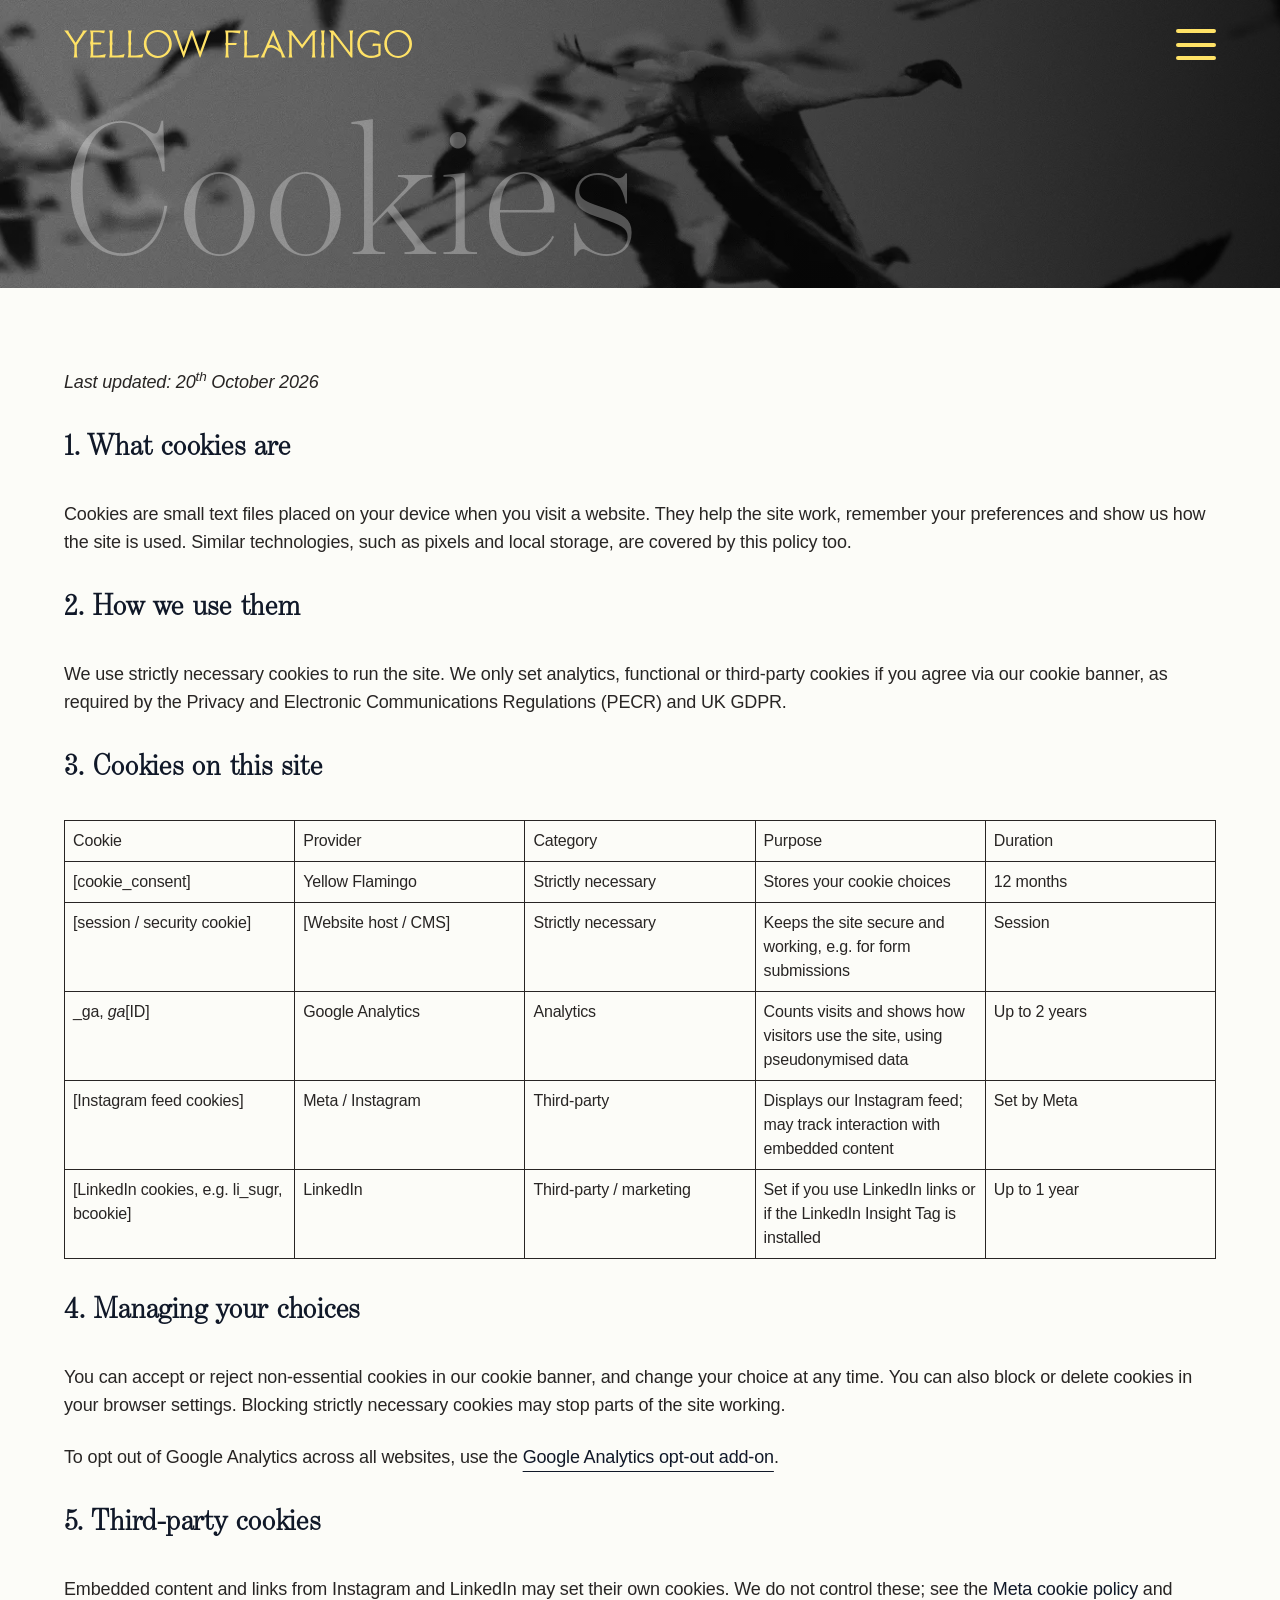
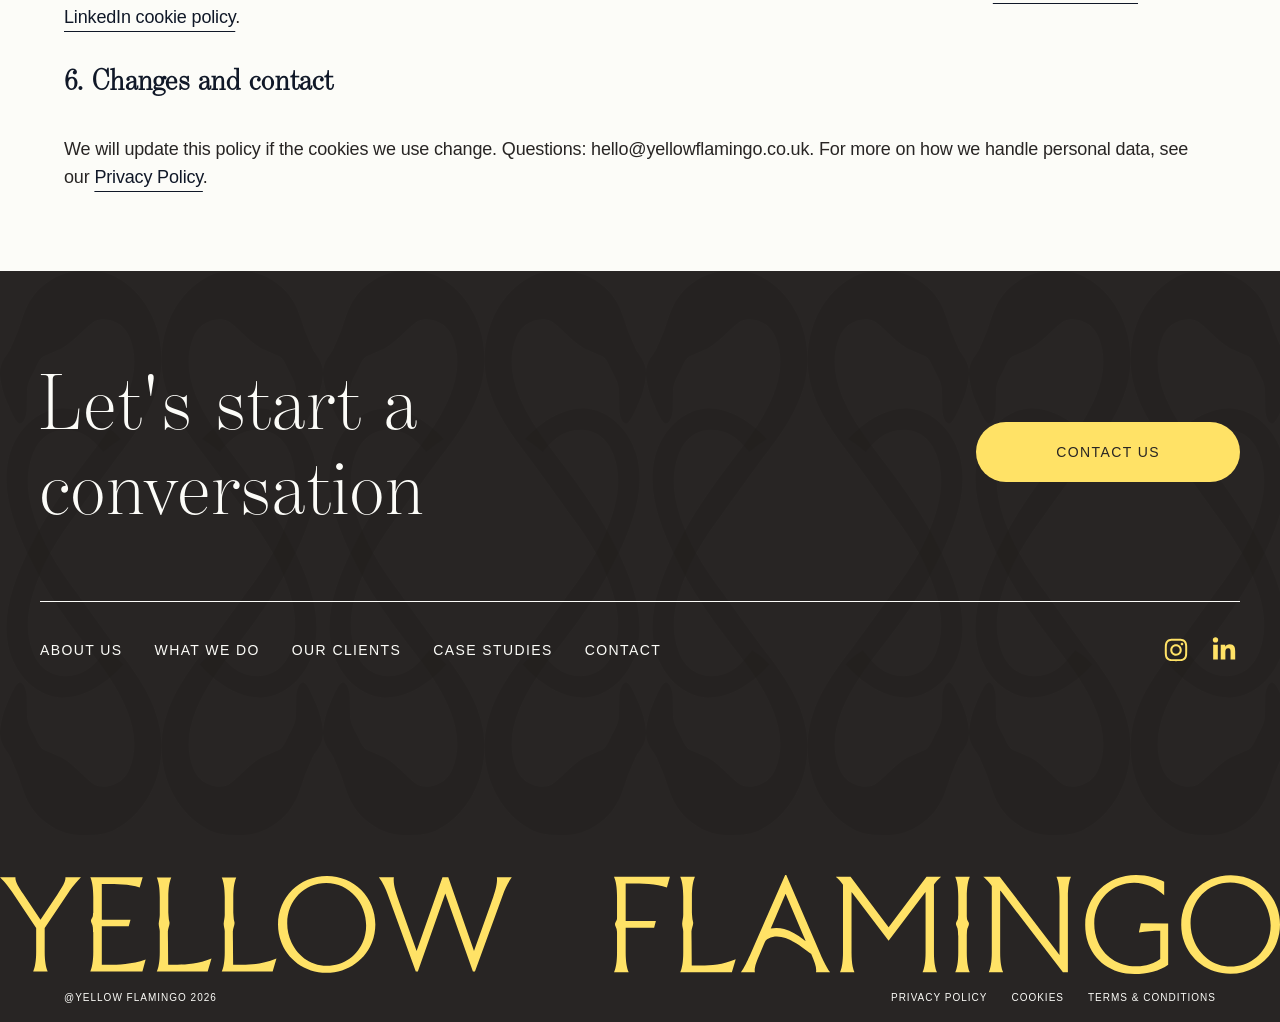
<file: cookies/index.html>
<!DOCTYPE html>
<html lang="en-US">

<head><meta charset="UTF-8">
    
    <meta name="viewport" content="width=device-width, initial-scale=1.0">
    <title>Cookies – Yellow Flamingo</title>
<meta name="robots" content="max-image-preview:large">


<style id="wp-img-auto-sizes-contain-inline-css">
img:is([sizes=auto i],[sizes^="auto," i]){contain-intrinsic-size:3000px 1500px}
/*# sourceURL=wp-img-auto-sizes-contain-inline-css */
</style>
<style id="wp-emoji-styles-inline-css">

	img.wp-smiley, img.emoji {
		display: inline !important;
		border: none !important;
		box-shadow: none !important;
		height: 1em !important;
		width: 1em !important;
		margin: 0 0.07em !important;
		vertical-align: -0.1em !important;
		background: none !important;
		padding: 0 !important;
	}
/*# sourceURL=wp-emoji-styles-inline-css */
</style>
<style id="wp-block-library-inline-css">
:root{--wp-block-synced-color:#7a00df;--wp-block-synced-color--rgb:122,0,223;--wp-bound-block-color:var(--wp-block-synced-color);--wp-editor-canvas-background:#ddd;--wp-admin-theme-color:#007cba;--wp-admin-theme-color--rgb:0,124,186;--wp-admin-theme-color-darker-10:#006ba1;--wp-admin-theme-color-darker-10--rgb:0,107,160.5;--wp-admin-theme-color-darker-20:#005a87;--wp-admin-theme-color-darker-20--rgb:0,90,135;--wp-admin-border-width-focus:2px}@media (min-resolution:192dpi){:root{--wp-admin-border-width-focus:1.5px}}.wp-element-button{cursor:pointer}:root .has-very-light-gray-background-color{background-color:#eee}:root .has-very-dark-gray-background-color{background-color:#313131}:root .has-very-light-gray-color{color:#eee}:root .has-very-dark-gray-color{color:#313131}:root .has-vivid-green-cyan-to-vivid-cyan-blue-gradient-background{background:linear-gradient(135deg,#00d084,#0693e3)}:root .has-purple-crush-gradient-background{background:linear-gradient(135deg,#34e2e4,#4721fb 50%,#ab1dfe)}:root .has-hazy-dawn-gradient-background{background:linear-gradient(135deg,#faaca8,#dad0ec)}:root .has-subdued-olive-gradient-background{background:linear-gradient(135deg,#fafae1,#67a671)}:root .has-atomic-cream-gradient-background{background:linear-gradient(135deg,#fdd79a,#004a59)}:root .has-nightshade-gradient-background{background:linear-gradient(135deg,#330968,#31cdcf)}:root .has-midnight-gradient-background{background:linear-gradient(135deg,#020381,#2874fc)}:root{--wp--preset--font-size--normal:16px;--wp--preset--font-size--huge:42px}.has-regular-font-size{font-size:1em}.has-larger-font-size{font-size:2.625em}.has-normal-font-size{font-size:var(--wp--preset--font-size--normal)}.has-huge-font-size{font-size:var(--wp--preset--font-size--huge)}:root .has-text-align-center{text-align:center}:root .has-text-align-left{text-align:left}:root .has-text-align-right{text-align:right}.has-fit-text{white-space:nowrap!important}#end-resizable-editor-section{display:none}.aligncenter{clear:both}.items-justified-left{justify-content:flex-start}.items-justified-center{justify-content:center}.items-justified-right{justify-content:flex-end}.items-justified-space-between{justify-content:space-between}.screen-reader-text{word-wrap:normal!important;border:0;clip-path:inset(50%);height:1px;margin:-1px;overflow:hidden;padding:0;position:absolute;width:1px;word-break:normal!important}.screen-reader-text:focus{background-color:#ddd;clip-path:none;color:#444;display:block;font-size:1em;height:auto;left:5px;line-height:normal;padding:15px 23px 14px;text-decoration:none;top:5px;width:auto;z-index:100000}html :where(.has-border-color){border-style:solid}html :where([style^=border-color],[style*=";border-color"],[style*="; border-color"]){border-style:solid}html :where([style^=border-top-color],[style*=";border-top-color"],[style*="; border-top-color"]){border-top-style:solid}html :where([style^=border-right-color],[style*=";border-right-color"],[style*="; border-right-color"]){border-right-style:solid}html :where([style^=border-bottom-color],[style*=";border-bottom-color"],[style*="; border-bottom-color"]){border-bottom-style:solid}html :where([style^=border-left-color],[style*=";border-left-color"],[style*="; border-left-color"]){border-left-style:solid}html :where([style^=border-width],[style*=";border-width"],[style*="; border-width"]){border-style:solid}html :where([style^=border-top-width],[style*=";border-top-width"],[style*="; border-top-width"]){border-top-style:solid}html :where([style^=border-right-width],[style*=";border-right-width"],[style*="; border-right-width"]){border-right-style:solid}html :where([style^=border-bottom-width],[style*=";border-bottom-width"],[style*="; border-bottom-width"]){border-bottom-style:solid}html :where([style^=border-left-width],[style*=";border-left-width"],[style*="; border-left-width"]){border-left-style:solid}html :where(img[class*=wp-image-]){height:auto;max-width:100%}:where(figure){margin:0 0 1em}html :where(.is-position-sticky){--wp-admin--admin-bar--position-offset:var(--wp-admin--admin-bar--height,0px)}@media screen and (max-width:600px){html :where(.is-position-sticky){--wp-admin--admin-bar--position-offset:0px}}

/*# sourceURL=/wp-includes/css/dist/block-library/common.min.css */
</style>
<style id="wp-block-heading-inline-css">
h1:where(.wp-block-heading).has-background,h2:where(.wp-block-heading).has-background,h3:where(.wp-block-heading).has-background,h4:where(.wp-block-heading).has-background,h5:where(.wp-block-heading).has-background,h6:where(.wp-block-heading).has-background{padding:1.25em 2.375em}h1.has-text-align-left[style*=writing-mode]:where([style*=vertical-lr]),h1.has-text-align-right[style*=writing-mode]:where([style*=vertical-rl]),h2.has-text-align-left[style*=writing-mode]:where([style*=vertical-lr]),h2.has-text-align-right[style*=writing-mode]:where([style*=vertical-rl]),h3.has-text-align-left[style*=writing-mode]:where([style*=vertical-lr]),h3.has-text-align-right[style*=writing-mode]:where([style*=vertical-rl]),h4.has-text-align-left[style*=writing-mode]:where([style*=vertical-lr]),h4.has-text-align-right[style*=writing-mode]:where([style*=vertical-rl]),h5.has-text-align-left[style*=writing-mode]:where([style*=vertical-lr]),h5.has-text-align-right[style*=writing-mode]:where([style*=vertical-rl]),h6.has-text-align-left[style*=writing-mode]:where([style*=vertical-lr]),h6.has-text-align-right[style*=writing-mode]:where([style*=vertical-rl]){rotate:180deg}
/*# sourceURL=/wp-includes/blocks/heading/style.min.css */
</style>
<style id="wp-block-paragraph-inline-css">
.is-small-text{font-size:.875em}.is-regular-text{font-size:1em}.is-large-text{font-size:2.25em}.is-larger-text{font-size:3em}.has-drop-cap:not(:focus):first-letter{float:left;font-size:8.4em;font-style:normal;font-weight:100;line-height:.68;margin:.05em .1em 0 0;text-transform:uppercase}body.rtl .has-drop-cap:not(:focus):first-letter{float:none;margin-left:.1em}p.has-drop-cap.has-background{overflow:hidden}:root :where(p.has-background){padding:1.25em 2.375em}:where(p.has-text-color:not(.has-link-color)) a{color:inherit}p.has-text-align-left[style*="writing-mode:vertical-lr"],p.has-text-align-right[style*="writing-mode:vertical-rl"]{rotate:180deg}
/*# sourceURL=/wp-includes/blocks/paragraph/style.min.css */
</style>
<style id="wp-block-table-inline-css">
.wp-block-table{overflow-x:auto}.wp-block-table table{border-collapse:collapse;width:100%}.wp-block-table thead{border-bottom:3px solid}.wp-block-table tfoot{border-top:3px solid}.wp-block-table td,.wp-block-table th{border:1px solid;padding:.5em}.wp-block-table .has-fixed-layout{table-layout:fixed;width:100%}.wp-block-table .has-fixed-layout td,.wp-block-table .has-fixed-layout th{word-break:break-word}.wp-block-table.aligncenter,.wp-block-table.alignleft,.wp-block-table.alignright{display:table;width:auto}.wp-block-table.aligncenter td,.wp-block-table.aligncenter th,.wp-block-table.alignleft td,.wp-block-table.alignleft th,.wp-block-table.alignright td,.wp-block-table.alignright th{word-break:break-word}.wp-block-table .has-subtle-light-gray-background-color{background-color:#f3f4f5}.wp-block-table .has-subtle-pale-green-background-color{background-color:#e9fbe5}.wp-block-table .has-subtle-pale-blue-background-color{background-color:#e7f5fe}.wp-block-table .has-subtle-pale-pink-background-color{background-color:#fcf0ef}.wp-block-table.is-style-stripes{background-color:transparent;border-collapse:inherit;border-spacing:0}.wp-block-table.is-style-stripes tbody tr:nth-child(odd){background-color:#f0f0f0}.wp-block-table.is-style-stripes.has-subtle-light-gray-background-color tbody tr:nth-child(odd){background-color:#f3f4f5}.wp-block-table.is-style-stripes.has-subtle-pale-green-background-color tbody tr:nth-child(odd){background-color:#e9fbe5}.wp-block-table.is-style-stripes.has-subtle-pale-blue-background-color tbody tr:nth-child(odd){background-color:#e7f5fe}.wp-block-table.is-style-stripes.has-subtle-pale-pink-background-color tbody tr:nth-child(odd){background-color:#fcf0ef}.wp-block-table.is-style-stripes td,.wp-block-table.is-style-stripes th{border-color:transparent}.wp-block-table.is-style-stripes{border-bottom:1px solid #f0f0f0}.wp-block-table .has-border-color td,.wp-block-table .has-border-color th,.wp-block-table .has-border-color tr,.wp-block-table .has-border-color>*{border-color:inherit}.wp-block-table table[style*=border-top-color] tr:first-child,.wp-block-table table[style*=border-top-color] tr:first-child td,.wp-block-table table[style*=border-top-color] tr:first-child th,.wp-block-table table[style*=border-top-color]>*,.wp-block-table table[style*=border-top-color]>* td,.wp-block-table table[style*=border-top-color]>* th{border-top-color:inherit}.wp-block-table table[style*=border-top-color] tr:not(:first-child){border-top-color:currentColor}.wp-block-table table[style*=border-right-color] td:last-child,.wp-block-table table[style*=border-right-color] th,.wp-block-table table[style*=border-right-color] tr,.wp-block-table table[style*=border-right-color]>*{border-right-color:inherit}.wp-block-table table[style*=border-bottom-color] tr:last-child,.wp-block-table table[style*=border-bottom-color] tr:last-child td,.wp-block-table table[style*=border-bottom-color] tr:last-child th,.wp-block-table table[style*=border-bottom-color]>*,.wp-block-table table[style*=border-bottom-color]>* td,.wp-block-table table[style*=border-bottom-color]>* th{border-bottom-color:inherit}.wp-block-table table[style*=border-bottom-color] tr:not(:last-child){border-bottom-color:currentColor}.wp-block-table table[style*=border-left-color] td:first-child,.wp-block-table table[style*=border-left-color] th,.wp-block-table table[style*=border-left-color] tr,.wp-block-table table[style*=border-left-color]>*{border-left-color:inherit}.wp-block-table table[style*=border-style] td,.wp-block-table table[style*=border-style] th,.wp-block-table table[style*=border-style] tr,.wp-block-table table[style*=border-style]>*{border-style:inherit}.wp-block-table table[style*=border-width] td,.wp-block-table table[style*=border-width] th,.wp-block-table table[style*=border-width] tr,.wp-block-table table[style*=border-width]>*{border-style:inherit;border-width:inherit}
/*# sourceURL=/wp-includes/blocks/table/style.min.css */
</style>

<style id="classic-theme-styles-inline-css">
/*! This file is auto-generated */
.wp-block-button__link{color:#fff;background-color:#32373c;border-radius:9999px;box-shadow:none;text-decoration:none;padding:calc(.667em + 2px) calc(1.333em + 2px);font-size:1.125em}.wp-block-file__button{background:#32373c;color:#fff;text-decoration:none}
/*# sourceURL=/wp-includes/css/classic-themes.min.css */
</style>

<style id="global-styles-inline-css">
:root{--wp--preset--aspect-ratio--square: 1;--wp--preset--aspect-ratio--4-3: 4/3;--wp--preset--aspect-ratio--3-4: 3/4;--wp--preset--aspect-ratio--3-2: 3/2;--wp--preset--aspect-ratio--2-3: 2/3;--wp--preset--aspect-ratio--16-9: 16/9;--wp--preset--aspect-ratio--9-16: 9/16;--wp--preset--color--black: #000000;--wp--preset--color--cyan-bluish-gray: #abb8c3;--wp--preset--color--white: #ffffff;--wp--preset--color--pale-pink: #f78da7;--wp--preset--color--vivid-red: #cf2e2e;--wp--preset--color--luminous-vivid-orange: #ff6900;--wp--preset--color--luminous-vivid-amber: #fcb900;--wp--preset--color--light-green-cyan: #7bdcb5;--wp--preset--color--vivid-green-cyan: #00d084;--wp--preset--color--pale-cyan-blue: #8ed1fc;--wp--preset--color--vivid-cyan-blue: #0693e3;--wp--preset--color--vivid-purple: #9b51e0;--wp--preset--gradient--vivid-cyan-blue-to-vivid-purple: linear-gradient(135deg,rgb(6,147,227) 0%,rgb(155,81,224) 100%);--wp--preset--gradient--light-green-cyan-to-vivid-green-cyan: linear-gradient(135deg,rgb(122,220,180) 0%,rgb(0,208,130) 100%);--wp--preset--gradient--luminous-vivid-amber-to-luminous-vivid-orange: linear-gradient(135deg,rgb(252,185,0) 0%,rgb(255,105,0) 100%);--wp--preset--gradient--luminous-vivid-orange-to-vivid-red: linear-gradient(135deg,rgb(255,105,0) 0%,rgb(207,46,46) 100%);--wp--preset--gradient--very-light-gray-to-cyan-bluish-gray: linear-gradient(135deg,rgb(238,238,238) 0%,rgb(169,184,195) 100%);--wp--preset--gradient--cool-to-warm-spectrum: linear-gradient(135deg,rgb(74,234,220) 0%,rgb(151,120,209) 20%,rgb(207,42,186) 40%,rgb(238,44,130) 60%,rgb(251,105,98) 80%,rgb(254,248,76) 100%);--wp--preset--gradient--blush-light-purple: linear-gradient(135deg,rgb(255,206,236) 0%,rgb(152,150,240) 100%);--wp--preset--gradient--blush-bordeaux: linear-gradient(135deg,rgb(254,205,165) 0%,rgb(254,45,45) 50%,rgb(107,0,62) 100%);--wp--preset--gradient--luminous-dusk: linear-gradient(135deg,rgb(255,203,112) 0%,rgb(199,81,192) 50%,rgb(65,88,208) 100%);--wp--preset--gradient--pale-ocean: linear-gradient(135deg,rgb(255,245,203) 0%,rgb(182,227,212) 50%,rgb(51,167,181) 100%);--wp--preset--gradient--electric-grass: linear-gradient(135deg,rgb(202,248,128) 0%,rgb(113,206,126) 100%);--wp--preset--gradient--midnight: linear-gradient(135deg,rgb(2,3,129) 0%,rgb(40,116,252) 100%);--wp--preset--font-size--small: 13px;--wp--preset--font-size--medium: 20px;--wp--preset--font-size--large: 36px;--wp--preset--font-size--x-large: 42px;--wp--preset--spacing--20: 0.44rem;--wp--preset--spacing--30: 0.67rem;--wp--preset--spacing--40: 1rem;--wp--preset--spacing--50: 1.5rem;--wp--preset--spacing--60: 2.25rem;--wp--preset--spacing--70: 3.38rem;--wp--preset--spacing--80: 5.06rem;--wp--preset--shadow--natural: 6px 6px 9px rgba(0, 0, 0, 0.2);--wp--preset--shadow--deep: 12px 12px 50px rgba(0, 0, 0, 0.4);--wp--preset--shadow--sharp: 6px 6px 0px rgba(0, 0, 0, 0.2);--wp--preset--shadow--outlined: 6px 6px 0px -3px rgb(255, 255, 255), 6px 6px rgb(0, 0, 0);--wp--preset--shadow--crisp: 6px 6px 0px rgb(0, 0, 0);}.wp-block-button{--wp--preset--dimension--25: 25%;--wp--preset--dimension--50: 50%;--wp--preset--dimension--75: 75%;--wp--preset--dimension--100: 100%;}:where(body) { margin: 0; }:where(.is-layout-flex){gap: 0.5em;}:where(.is-layout-grid){gap: 0.5em;}body .is-layout-flex{display: flex;}.is-layout-flex{flex-wrap: wrap;align-items: center;}.is-layout-flex > :is(*, div){margin: 0;}body .is-layout-grid{display: grid;}.is-layout-grid > :is(*, div){margin: 0;}body{padding-top: 0px;padding-right: 0px;padding-bottom: 0px;padding-left: 0px;}:root :where(.wp-element-button, .wp-block-button__link){background-color: #32373c;border-width: 0;color: #fff;font-family: inherit;font-size: inherit;font-style: inherit;font-weight: inherit;letter-spacing: inherit;line-height: inherit;padding-top: calc(0.667em + 2px);padding-right: calc(1.333em + 2px);padding-bottom: calc(0.667em + 2px);padding-left: calc(1.333em + 2px);text-decoration: none;text-transform: inherit;}.has-black-color{color: var(--wp--preset--color--black) !important;}.has-cyan-bluish-gray-color{color: var(--wp--preset--color--cyan-bluish-gray) !important;}.has-white-color{color: var(--wp--preset--color--white) !important;}.has-pale-pink-color{color: var(--wp--preset--color--pale-pink) !important;}.has-vivid-red-color{color: var(--wp--preset--color--vivid-red) !important;}.has-luminous-vivid-orange-color{color: var(--wp--preset--color--luminous-vivid-orange) !important;}.has-luminous-vivid-amber-color{color: var(--wp--preset--color--luminous-vivid-amber) !important;}.has-light-green-cyan-color{color: var(--wp--preset--color--light-green-cyan) !important;}.has-vivid-green-cyan-color{color: var(--wp--preset--color--vivid-green-cyan) !important;}.has-pale-cyan-blue-color{color: var(--wp--preset--color--pale-cyan-blue) !important;}.has-vivid-cyan-blue-color{color: var(--wp--preset--color--vivid-cyan-blue) !important;}.has-vivid-purple-color{color: var(--wp--preset--color--vivid-purple) !important;}.has-black-background-color{background-color: var(--wp--preset--color--black) !important;}.has-cyan-bluish-gray-background-color{background-color: var(--wp--preset--color--cyan-bluish-gray) !important;}.has-white-background-color{background-color: var(--wp--preset--color--white) !important;}.has-pale-pink-background-color{background-color: var(--wp--preset--color--pale-pink) !important;}.has-vivid-red-background-color{background-color: var(--wp--preset--color--vivid-red) !important;}.has-luminous-vivid-orange-background-color{background-color: var(--wp--preset--color--luminous-vivid-orange) !important;}.has-luminous-vivid-amber-background-color{background-color: var(--wp--preset--color--luminous-vivid-amber) !important;}.has-light-green-cyan-background-color{background-color: var(--wp--preset--color--light-green-cyan) !important;}.has-vivid-green-cyan-background-color{background-color: var(--wp--preset--color--vivid-green-cyan) !important;}.has-pale-cyan-blue-background-color{background-color: var(--wp--preset--color--pale-cyan-blue) !important;}.has-vivid-cyan-blue-background-color{background-color: var(--wp--preset--color--vivid-cyan-blue) !important;}.has-vivid-purple-background-color{background-color: var(--wp--preset--color--vivid-purple) !important;}.has-black-border-color{border-color: var(--wp--preset--color--black) !important;}.has-cyan-bluish-gray-border-color{border-color: var(--wp--preset--color--cyan-bluish-gray) !important;}.has-white-border-color{border-color: var(--wp--preset--color--white) !important;}.has-pale-pink-border-color{border-color: var(--wp--preset--color--pale-pink) !important;}.has-vivid-red-border-color{border-color: var(--wp--preset--color--vivid-red) !important;}.has-luminous-vivid-orange-border-color{border-color: var(--wp--preset--color--luminous-vivid-orange) !important;}.has-luminous-vivid-amber-border-color{border-color: var(--wp--preset--color--luminous-vivid-amber) !important;}.has-light-green-cyan-border-color{border-color: var(--wp--preset--color--light-green-cyan) !important;}.has-vivid-green-cyan-border-color{border-color: var(--wp--preset--color--vivid-green-cyan) !important;}.has-pale-cyan-blue-border-color{border-color: var(--wp--preset--color--pale-cyan-blue) !important;}.has-vivid-cyan-blue-border-color{border-color: var(--wp--preset--color--vivid-cyan-blue) !important;}.has-vivid-purple-border-color{border-color: var(--wp--preset--color--vivid-purple) !important;}.has-vivid-cyan-blue-to-vivid-purple-gradient-background{background: var(--wp--preset--gradient--vivid-cyan-blue-to-vivid-purple) !important;}.has-light-green-cyan-to-vivid-green-cyan-gradient-background{background: var(--wp--preset--gradient--light-green-cyan-to-vivid-green-cyan) !important;}.has-luminous-vivid-amber-to-luminous-vivid-orange-gradient-background{background: var(--wp--preset--gradient--luminous-vivid-amber-to-luminous-vivid-orange) !important;}.has-luminous-vivid-orange-to-vivid-red-gradient-background{background: var(--wp--preset--gradient--luminous-vivid-orange-to-vivid-red) !important;}.has-very-light-gray-to-cyan-bluish-gray-gradient-background{background: var(--wp--preset--gradient--very-light-gray-to-cyan-bluish-gray) !important;}.has-cool-to-warm-spectrum-gradient-background{background: var(--wp--preset--gradient--cool-to-warm-spectrum) !important;}.has-blush-light-purple-gradient-background{background: var(--wp--preset--gradient--blush-light-purple) !important;}.has-blush-bordeaux-gradient-background{background: var(--wp--preset--gradient--blush-bordeaux) !important;}.has-luminous-dusk-gradient-background{background: var(--wp--preset--gradient--luminous-dusk) !important;}.has-pale-ocean-gradient-background{background: var(--wp--preset--gradient--pale-ocean) !important;}.has-electric-grass-gradient-background{background: var(--wp--preset--gradient--electric-grass) !important;}.has-midnight-gradient-background{background: var(--wp--preset--gradient--midnight) !important;}.has-small-font-size{font-size: var(--wp--preset--font-size--small) !important;}.has-medium-font-size{font-size: var(--wp--preset--font-size--medium) !important;}.has-large-font-size{font-size: var(--wp--preset--font-size--large) !important;}.has-x-large-font-size{font-size: var(--wp--preset--font-size--x-large) !important;}
/*# sourceURL=global-styles-inline-css */
</style>

<link rel="stylesheet" id="yellow-flamingo-style-css" href="/wp-content/themes/yellow-flamingo/style.css?ver=1.0.0" media="all">
<link rel="EditURI" type="application/rsd+xml" title="RSD" href="/xmlrpc.php?rsd">
<meta name="generator" content="WordPress 7.1.3">
<link rel="canonical" href="/cookies/">
<link rel="shortlink" href="/?p=168">
</head>

<body class="wp-singular page-template-default page page-id-168 wp-theme-yellow-flamingo gradient-bg">

    <a href="#main-content" class="sr-only focus:not-sr-only focus:absolute focus:top-4 focus:left-4 focus:z-[100] focus:px-4 focus:py-2 focus:bg-primary focus:text-white focus:rounded-lg">
        Skip to main content
    </a>

    <header class="site-header fixed inset-x-0 top-0 z-50">
        <div id="header-bg" aria-hidden="true" class="pointer-events-none absolute inset-x-0 top-0 h-22 bg-transparent transition-colors duration-300 z-10"></div>

        <div class="container relative z-10 mx-auto flex w-full items-center justify-between px-6 py-4 sm:px-10 lg:px-16 h-22">
                            <a href="/" class="flex shrink-0 items-center gap-1.5" aria-label="Yellow Flamingo — Home">
                    <img src="/wp-content/themes/yellow-flamingo/assets/images/yellow.svg" alt="" class="h-5 w-auto sm:h-7">
                    <img src="/wp-content/themes/yellow-flamingo/assets/images/flamingo.svg" alt="" class="h-5 pl-2 w-auto sm:h-7">
                </a>
            
            <button type="button" id="menu-toggle" class="group relative z-70 flex h-7 w-10 items-center justify-center cursor-pointer" aria-label="Open menu" aria-expanded="false" aria-controls="primary-menu">
                <svg xmlns="http://www.w3.org/2000/svg" width="40" height="31" viewbox="0 0 40 31" fill="none">
                    <line x1="2" y1="2" x2="38" y2="2" stroke="#FFE266" stroke-width="4" stroke-linecap="round" class="origin-center transform-fill transition-transform duration-300 group-aria-expanded:translate-y-[13.5px] group-aria-expanded:rotate-45"></line>
                    <line x1="2" y1="16" x2="38" y2="16" stroke="#FFE266" stroke-width="4" stroke-linecap="round" class="origin-center transform-fill transition-all duration-300 group-aria-expanded:scale-x-0 group-aria-expanded:opacity-0"></line>
                    <line x1="2" y1="29" x2="38" y2="29" stroke="#FFE266" stroke-width="4" stroke-linecap="round" class="origin-center transform-fill transition-transform duration-300 group-aria-expanded:translate-y-[-13.5px] group-aria-expanded:-rotate-45"></line>
                </svg>
            </button>
        </div>
    </header>

    <div id="primary-menu" class="pointer-events-none fixed inset-0 z-60 opacity-0 transition-opacity duration-300" role="dialog" aria-modal="true" aria-label="Site menu" aria-hidden="true" inert>
        <div class="grid h-full w-full grid-cols-1 overflow-y-auto lg:grid-cols-2">
            <div class="relative flex flex-col items-center justify-center gap-10 bg-charcoal py-24">
                <div class="pointer-events-none fixed inset-x-0 top-0 z-80 container mx-auto flex w-full items-center justify-end px-6 py-4 sm:px-10 lg:hidden lg:px-16 h-22">
                    <button type="button" data-menu-close class="pointer-events-auto relative z-70 flex h-7 w-10 items-center justify-center text-primary" aria-label="Close menu">
                        <svg class="h-6 w-6" xmlns="http://www.w3.org/2000/svg" width="28" height="28" viewbox="0 0 28 28" fill="currentColor">
                            <path d="M26 2L2 26M2 2L26 26" stroke="currentColor" stroke-width="4" stroke-linecap="round" stroke-linejoin="round"></path>
                        </svg>
                    </button>
                </div>

                <div class="pointer-events-none fixed inset-x-0 top-0 z-80 container mx-auto flex w-full justify-start px-6 py-4 sm:px-10 lg:px-16 h-22">
                    <a href="/" class="pointer-events-auto relative z-81 flex shrink-0 items-center gap-1.5" aria-label="Yellow Flamingo — Home">
                        <img src="/wp-content/themes/yellow-flamingo/assets/images/yellow.svg" alt="" class="h-5 w-auto sm:h-7">
                        <img src="/wp-content/themes/yellow-flamingo/assets/images/flamingo.svg" alt="" class="h-5 pl-2 w-auto sm:h-7">
                    </a>
                </div>

                <div class="pointer-events-none fixed inset-x-0 top-0 z-80 container mx-auto flex h-full items-center justify-center px-6 sm:px-10 lg:justify-start lg:px-16">
                    <div class="pointer-events-auto flex flex-col items-center gap-10 lg:items-start">
                        <nav aria-label="Primary" class="flex flex-col items-center gap-6 text-center sm:gap-4 [&amp;_a]:link-underline [&amp;_a]:font-display [&amp;_a]:text-4xl [&amp;_a]:font-light [&amp;_a]:leading-tight [&amp;_a]:text-snow [&amp;_a]:transition-colors [&amp;_a]:duration-300 [&amp;_a:hover]:text-primary [&amp;_li]:list-none sm:[&amp;_a]:text-5xl lg:items-start lg:text-left lg:[&amp;_a]:text-5xl">
                            <li id="menu-item-23" class="menu-item menu-item-type-post_type menu-item-object-page menu-item-23"><a href="/about-us/">About Us</a></li>
<li id="menu-item-26" class="menu-item menu-item-type-post_type menu-item-object-page menu-item-26"><a href="/what-we-do/">What We Do</a></li>
<li id="menu-item-25" class="menu-item menu-item-type-post_type menu-item-object-page menu-item-25"><a href="/our-clients/">Our Clients</a></li>
<li id="menu-item-24" class="menu-item menu-item-type-post_type menu-item-object-page menu-item-24"><a href="/case-studies/">Case Studies</a></li>
                        </nav>

                        <a href="/contact-us/" class="inline-flex w-fit shrink-0 items-center justify-center rounded-full bg-primary px-20 py-5 font-sans text-sm font-medium tracking-[1.4px] text-charcoal uppercase transition-colors duration-300 hover:bg-primary/90">
                            Contact Us
                        </a>
                    </div>
                </div>
            </div>

            <div class="relative hidden flex-col items-center justify-center bg-primary py-10 lg:flex lg:py-16">
                <div class="pointer-events-none fixed inset-x-0 top-0 z-80 container mx-auto hidden w-full items-center justify-end px-6 py-4 sm:px-10 lg:flex lg:px-16 h-22">
                    <button type="button" data-menu-close class="pointer-events-auto relative z-70 flex h-7 w-10 items-center justify-center text-charcoal cursor-pointer" aria-label="Close menu">
                        <svg class="h-6 w-6" xmlns="http://www.w3.org/2000/svg" width="28" height="28" viewbox="0 0 28 28" fill="none">
                            <path d="M26 2L2 26M2 2L26 26" stroke="#1E1E1E" stroke-width="4" stroke-linecap="round" stroke-linejoin="round"></path>
                        </svg>
                    </button>
                </div>

                <div class="pointer-events-none fixed inset-x-0 top-0 z-80 hidden h-full container mx-auto items-center justify-end px-6 sm:px-10 lg:flex lg:px-16">
                                        <div class="pointer-events-auto w-95 overflow-hidden rounded-sm bg-charcoal">
                                                    <img width="546" height="724" src="/wp-content/uploads/2026/10/AKT-1.webp" class="aspect-4/3 w-full object-cover transition-transform duration-300 group-hover:scale-105 wp-post-image" alt="" decoding="async" fetchpriority="high" srcset="/wp-content/uploads/2026/10/AKT-1.webp 546w, /wp-content/uploads/2026/10/AKT-1-226x300.webp 226w" sizes="(max-width: 546px) 100vw, 546px">                                                <div class="px-8 py-10">
                            <p class="font-sans text-sm font-medium tracking-[1.4px] text-snow uppercase">
                                AKT London                            </p>
                            <p class="mt-4 font-display text-2xl leading-tight font-light text-snow">Retail readiness and wholesale foundations for a bodycare start-up on the rise                            </p>
                            <a href="/case-studies/#akt-london" class="eyebrow text-underline mt-4 inline-block text-primary uppercase transition-colors duration-300 hover:text-primary/80">
                                Read the case study
                            </a>
                        </div>
                    </div>
                                    
                </div>
            </div>
        </div>
    </div>


    <main id="main-content" role="main">
<article id="single-page page168" class="post-168 page type-page status-publish hentry">

    <!-- Page Header -->
    <header class="archive-header relative flex h-72 w-full items-center justify-center overflow-hidden bg-charcoal">

                    <img src="/wp-content/themes/yellow-flamingo/assets/images/about-us.webp" alt="A flock of flamingos" class="absolute inset-0 h-full w-full object-cover">
        
        <div class="absolute inset-0 h-72 opacity-100 bg-linear-89 from-black/20 to-black/80"></div>

        <h1 class="container absolute inset-x-0 bottom-0 z-10 mx-auto px-6 text-left font-display text-8xl leading-[0.85] font-light text-white/30 sm:px-10 sm:text-[10rem] lg:px-16 lg:text-[12rem] tracking-wide">
            Cookies        </h1>
    </header>

    <section class="bg-snow">
        <div class="container mx-auto w-full px-6 py-20 sm:px-10 lg:px-16">
            <div class="prose prose-lg font-sans leading-7 text-charcoal max-w-none prose-headings:my-8 prose-headings:font-display prose-headings:tracking-wide prose-a:font-normal prose-a:underline prose-a:underline-offset-8 prose-a:hover:decoration-charcoal">
                
<p class="wp-block-paragraph"><em>Last updated: 20</em><em><sup>th</sup></em> <em>October 2026</em></p>



<h2 class="wp-block-heading"><strong>1. What cookies are</strong></h2>



<p class="wp-block-paragraph">Cookies are small text files placed on your device when you visit a website. They help the site work, remember your preferences and show us how the site is used. Similar technologies, such as pixels and local storage, are covered by this policy too.</p>



<h2 class="wp-block-heading"><strong>2. How we use them</strong></h2>



<p class="wp-block-paragraph">We use strictly necessary cookies to run the site. We only set analytics, functional or third-party cookies if you agree via our cookie banner, as required by the Privacy and Electronic Communications Regulations (PECR) and UK GDPR.</p>



<h2 class="wp-block-heading"><strong>3. Cookies on this site</strong></h2>



<figure class="wp-block-table"><table class="has-fixed-layout"><tbody><tr><td>Cookie</td><td>Provider</td><td>Category</td><td>Purpose</td><td>Duration</td></tr><tr><td>[cookie_consent]</td><td>Yellow Flamingo</td><td>Strictly necessary</td><td>Stores your cookie choices</td><td>12 months</td></tr><tr><td>[session / security cookie]</td><td>[Website host / CMS]</td><td>Strictly necessary</td><td>Keeps the site secure and working, e.g. for form submissions</td><td>Session</td></tr><tr><td>_ga, <em>ga</em>[ID]</td><td>Google Analytics</td><td>Analytics</td><td>Counts visits and shows how visitors use the site, using pseudonymised data</td><td>Up to 2 years</td></tr><tr><td>[Instagram feed cookies]</td><td>Meta / Instagram</td><td>Third-party</td><td>Displays our Instagram feed; may track interaction with embedded content</td><td>Set by Meta</td></tr><tr><td>[LinkedIn cookies, e.g. li_sugr, bcookie]</td><td>LinkedIn</td><td>Third-party / marketing</td><td>Set if you use LinkedIn links or if the LinkedIn Insight Tag is installed</td><td>Up to 1 year</td></tr></tbody></table></figure>



<h2 class="wp-block-heading"><strong>4. Managing your choices</strong></h2>



<p class="wp-block-paragraph">You can accept or reject non-essential cookies in our cookie banner, and change your choice at any time. You can also block or delete cookies in your browser settings. Blocking strictly necessary cookies may stop parts of the site working.</p>



<p class="wp-block-paragraph">To opt out of Google Analytics across all websites, use the <a href="https://tools.google.com/dlpage/gaoptout">Google Analytics opt-out add-on</a>.</p>



<h2 class="wp-block-heading"><strong>5. Third-party cookies</strong></h2>



<p class="wp-block-paragraph">Embedded content and links from Instagram and LinkedIn may set their own cookies. We do not control these; see the <a href="https://www.facebook.com/privacy/policies/cookies/">Meta cookie policy</a> and <a href="https://www.linkedin.com/legal/cookie-policy">LinkedIn cookie policy</a>.</p>



<h2 class="wp-block-heading"><strong>6. Changes and contact</strong></h2>



<p class="wp-block-paragraph">We will update this policy if the cookies we use change. Questions: hello@yellowflamingo.co.uk. For more on how we handle personal data, see our <a href="/privacy-policy/">Privacy Policy</a>.</p>
            </div>
        </div>
    </section>

</article>

</main>
<!-- End of Main Content -->

<!-- Footer -->
<footer class="relative overflow-hidden bg-charcoal text-snow">
    <div class="relative lg:min-h-141">
        <div aria-hidden="true" class="pointer-events-none absolute inset-0 bg-repeat" style="background-image:url('/wp-content/themes/yellow-flamingo/assets/images/pattern.svg');">
        </div>

        <div class="container relative z-10 mx-auto w-full px-6 pt-20 pb-10 sm:px-10 md:pt-24 lg:px=20">
            <div class="flex flex-col items-center gap-10 text-center md:flex-row md:items-center md:justify-between md:text-left">
                <h2 class="font-display text-5xl leading-[1.05] font-light text-snow sm:text-6xl lg:text-[5rem] lg:leading-21.25 tracking-wide">
                    Let's start a<br>
                    conversation
                </h2>
                <a href="/contact-us/" class="inline-flex shrink-0 items-center justify-center rounded-full bg-primary px-20 py-5 font-sans text-sm font-medium tracking-[1.4px] text-charcoal uppercase transition-colors duration-300 hover:bg-primary/90">
                    Contact Us
                </a>
            </div>

            <div class="mt-14 border-t border-snow md:mt-16"></div>

            <div class="mt-8 grid grid-cols-2 grid-flow-col grid-rows-3 items-center gap-x-8 gap-y-6 sm:flex sm:flex-row sm:gap-y-3 sm:items-center sm:justify-between">
                <nav aria-label="Footer" class="contents sm:flex sm:flex-wrap sm:items-center sm:gap-x-8 sm:gap-y-3 [&amp;_a]:font-sans [&amp;_a]:text-sm [&amp;_a]:font-medium [&amp;_a]:tracking-[1.4px] [&amp;_a]:text-snow [&amp;_a]:uppercase [&amp;_a]:transition-colors [&amp;_a]:duration-300 [&amp;_a:hover]:text-primary [&amp;_li]:list-none">
                    <li id="menu-item-6" class="menu-item menu-item-type-custom menu-item-object-custom menu-item-6"><a href="/about-us/">About Us</a></li>
<li id="menu-item-7" class="menu-item menu-item-type-custom menu-item-object-custom menu-item-7"><a href="/what-we-do/">What We Do</a></li>
<li id="menu-item-9" class="menu-item menu-item-type-custom menu-item-object-custom menu-item-9"><a href="/our-clients/">Our Clients</a></li>
<li id="menu-item-10" class="menu-item menu-item-type-custom menu-item-object-custom menu-item-10"><a href="/case-studies/">Case Studies</a></li>
<li id="menu-item-27" class="menu-item menu-item-type-post_type menu-item-object-page menu-item-27"><a href="/contact-us/">Contact</a></li>
                </nav>
                <div class="flex items-center gap-4">
                    <a href="https://www.instagram.com/yellow.flamingo/" target="_blank" rel="noopener noreferrer" class="text-primary transition-colors duration-300 hover:text-primary/80">
                        <span class="sr-only">Instagram</span>
                        <svg xmlns="http://www.w3.org/2000/svg" viewbox="0 0 640 640" fill="currentColor" class="h-8 w-8">
                            <path d="M320.3 205C256.8 204.8 205.2 256.2 205 319.7C204.8 383.2 256.2 434.8 319.7 435C383.2 435.2 434.8 383.8 435 320.3C435.2 256.8 383.8 205.2 320.3 205zM319.7 245.4C360.9 245.2 394.4 278.5 394.6 319.7C394.8 360.9 361.5 394.4 320.3 394.6C279.1 394.8 245.6 361.5 245.4 320.3C245.2 279.1 278.5 245.6 319.7 245.4zM413.1 200.3C413.1 185.5 425.1 173.5 439.9 173.5C454.7 173.5 466.7 185.5 466.7 200.3C466.7 215.1 454.7 227.1 439.9 227.1C425.1 227.1 413.1 215.1 413.1 200.3zM542.8 227.5C541.1 191.6 532.9 159.8 506.6 133.6C480.4 107.4 448.6 99.2 412.7 97.4C375.7 95.3 264.8 95.3 227.8 97.4C192 99.1 160.2 107.3 133.9 133.5C107.6 159.7 99.5 191.5 97.7 227.4C95.6 264.4 95.6 375.3 97.7 412.3C99.4 448.2 107.6 480 133.9 506.2C160.2 532.4 191.9 540.6 227.8 542.4C264.8 544.5 375.7 544.5 412.7 542.4C448.6 540.7 480.4 532.5 506.6 506.2C532.8 480 541 448.2 542.8 412.3C544.9 375.3 544.9 264.5 542.8 227.5zM495 452C487.2 471.6 472.1 486.7 452.4 494.6C422.9 506.3 352.9 503.6 320.3 503.6C287.7 503.6 217.6 506.2 188.2 494.6C168.6 486.8 153.5 471.7 145.6 452C133.9 422.5 136.6 352.5 136.6 319.9C136.6 287.3 134 217.2 145.6 187.8C153.4 168.2 168.5 153.1 188.2 145.2C217.7 133.5 287.7 136.2 320.3 136.2C352.9 136.2 423 133.6 452.4 145.2C472 153 487.1 168.1 495 187.8C506.7 217.3 504 287.3 504 319.9C504 352.5 506.7 422.6 495 452z"></path>
                        </svg>
                    </a>
                    <a href="https://www.linkedin.com/company/yellow-flamingo-org/" target="_blank" rel="noopener noreferrer" class="text-primary transition-colors duration-300 hover:text-primary/80">
                        <span class="sr-only">LinkedIn</span>
                        <svg xmlns="http://www.w3.org/2000/svg" viewbox="0 0 640 640" fill="currentColor" class="h-8 w-8">
                            <path d="M196.3 512L103.4 512L103.4 212.9L196.3 212.9L196.3 512zM149.8 172.1C120.1 172.1 96 147.5 96 117.8C96 103.5 101.7 89.9 111.8 79.8C121.9 69.7 135.6 64 149.8 64C164 64 177.7 69.7 187.8 79.8C197.9 89.9 203.6 103.6 203.6 117.8C203.6 147.5 179.5 172.1 149.8 172.1zM543.9 512L451.2 512L451.2 366.4C451.2 331.7 450.5 287.2 402.9 287.2C354.6 287.2 347.2 324.9 347.2 363.9L347.2 512L254.4 512L254.4 212.9L343.5 212.9L343.5 253.7L344.8 253.7C357.2 230.2 387.5 205.4 432.7 205.4C526.7 205.4 544 267.3 544 347.7L544 512L543.9 512z"></path>
                        </svg>
                    </a>
                </div>
            </div>
        </div>
    </div>

    <div class="hidden mt-6 sm:flex w-full flex-col items-center gap-2 overflow-hidden sm:flex-row sm:items-center sm:justify-between sm:gap-0 md:mt-10">
        <img src="/wp-content/themes/yellow-flamingo/assets/images/yellow.svg" alt="Yellow" class="w-[85%] pointer-events-none select-none sm:w-[40%]">
        <img src="/wp-content/themes/yellow-flamingo/assets/images/flamingo.svg" alt="Flamingo" class="w-[90%] pointer-events-none select-none sm:w-[52%]">
    </div>
    <div class="mt-6 flex sm:hidden w-full flex-col items-center gap-2 overflow-hidden sm:flex-row sm:items-center sm:justify-between sm:gap-0 md:mt-10">
        <img src="/wp-content/themes/yellow-flamingo/assets/images/yellow-flamingo.svg" alt="Yellow Flamingo" class="w-full pointer-events-none select-none scale-115">
    </div>

    <div class="container z-10 mx-auto mt-4 flex w-full flex-col items-center gap-3 px-6 pb-4 text-center font-sans text-[10px] font-medium tracking-[1px] text-cream/50 uppercase sm:flex-row sm:items-center sm:justify-between sm:px-10 sm:text-left lg:px-16">
        <p>@Yellow Flamingo 2026</p>
        <div class="flex items-center gap-6">
            <a href="/privacy-policy/" class="transition-colors duration-300">Privacy Policy</a>
            <a href="/cookies/" class="transition-colors duration-300">Cookies</a>
            <a href="/terms-and-conditions/" class="transition-colors duration-300">Terms &amp;
                Conditions</a>
        </div>
    </div>
</footer>

<script type="speculationrules">
{"prefetch":[{"source":"document","where":{"and":[{"href_matches":"/*"},{"not":{"href_matches":["/wp-*.php","/wp-admin/*","/wp-content/uploads/*","/wp-content/*","/wp-content/plugins/*","/wp-content/themes/yellow-flamingo/*","/*\\?(.+)"]}},{"not":{"selector_matches":"a[rel~=\"nofollow\"]"}},{"not":{"selector_matches":".no-prefetch, .no-prefetch a"}}]},"eagerness":"conservative"}]}
</script>
<script id="yellow-flamingo-app-js" src="/wp-content/themes/yellow-flamingo/assets/js/app.min.js?ver=1.0.0"></script>
<script id="wp-emoji-settings" type="application/json">
{"baseUrl":"https://s.w.org/images/core/emoji/17.0.2/72x72/","ext":".png","svgUrl":"https://s.w.org/images/core/emoji/17.0.2/svg/","svgExt":".svg","source":{"concatemoji":"/wp-includes/js/wp-emoji-release.min.js?ver=7.1.3"}}
</script>
<script type="module">
/*! This file is auto-generated */
var e="script#wp-emoji-settings",t=document.querySelector(e);if(!(t instanceof HTMLScriptElement))throw new Error("Element missing: "+e);const r=JSON.parse(t.text),s=(window._wpemojiSettings=r,"wpEmojiSettingsSupports"),o=["flag","emoji"];function i(e){try{var t={supportTests:e,timestamp:(new Date).valueOf()};sessionStorage.setItem(s,JSON.stringify(t))}catch(e){}}function c(e,t,n){e.clearRect(0,0,e.canvas.width,e.canvas.height),e.fillText(t,0,0);t=new Uint32Array(e.getImageData(0,0,e.canvas.width,e.canvas.height).data);e.clearRect(0,0,e.canvas.width,e.canvas.height),e.fillText(n,0,0);const r=new Uint32Array(e.getImageData(0,0,e.canvas.width,e.canvas.height).data);return t.every((e,t)=>e===r[t])}function p(e,t){e.clearRect(0,0,e.canvas.width,e.canvas.height),e.fillText(t,0,0);var n=e.getImageData(16,16,1,1);for(let e=0;e<n.data.length;e++)if(0!==n.data[e])return!1;return!0}function u(e,t,n,r){switch(t){case"flag":return n(e,"\ud83c\udff3\ufe0f\u200d\u26a7\ufe0f","\ud83c\udff3\ufe0f\u200b\u26a7\ufe0f")?!1:!n(e,"\ud83c\udde8\ud83c\uddf6","\ud83c\udde8\u200b\ud83c\uddf6")&&!n(e,"\ud83c\udff4\udb40\udc67\udb40\udc62\udb40\udc65\udb40\udc6e\udb40\udc67\udb40\udc7f","\ud83c\udff4\u200b\udb40\udc67\u200b\udb40\udc62\u200b\udb40\udc65\u200b\udb40\udc6e\u200b\udb40\udc67\u200b\udb40\udc7f");case"emoji":return!r(e,"\ud83e\u1fac8")}return!1}function f(e,t,n,r){let a;const s=(a="undefined"!=typeof WorkerGlobalScope&&self instanceof WorkerGlobalScope?new OffscreenCanvas(300,150):document.createElement("canvas")).getContext("2d",{willReadFrequently:!0}),o=(s.textBaseline="top",s.font="600 32px Arial",{});return e.forEach(e=>{o[e]=t(s,e,n,r)}),o}function a(e){var t=document.createElement("script");t.src=e,t.defer=!0,document.head.appendChild(t)}r.supports={everything:!0,everythingExceptFlag:!0},new Promise(t=>{let n=function(){try{var e=JSON.parse(sessionStorage.getItem(s));if("object"==typeof e&&"number"==typeof e.timestamp&&(new Date).valueOf()<e.timestamp+604800&&"object"==typeof e.supportTests)return e.supportTests}catch(e){}return null}();if(!n){if("undefined"!=typeof Worker&&"undefined"!=typeof OffscreenCanvas&&"undefined"!=typeof URL&&URL.createObjectURL&&"undefined"!=typeof Blob)try{var e="postMessage("+f.toString()+"("+[JSON.stringify(o),u.toString(),c.toString(),p.toString()].join(",")+"));",r=new Blob([e],{type:"text/javascript"});const a=new Worker(URL.createObjectURL(r),{name:"wpTestEmojiSupports"});return void(a.onmessage=e=>{i(n=e.data),a.terminate(),t(n)})}catch(e){}i(n=f(o,u,c,p))}t(n)}).then(e=>{for(const n in e)r.supports[n]=e[n],r.supports.everything=r.supports.everything&&r.supports[n],"flag"!==n&&(r.supports.everythingExceptFlag=r.supports.everythingExceptFlag&&r.supports[n]);var t;r.supports.everythingExceptFlag=r.supports.everythingExceptFlag&&!r.supports.flag,r.supports.everything||((t=r.source||{}).concatemoji?a(t.concatemoji):t.wpemoji&&t.twemoji&&(a(t.twemoji),a(t.wpemoji)))});
//# sourceURL=/wp-includes/js/wp-emoji-loader.min.js
</script>
</body>

</html>
</file>
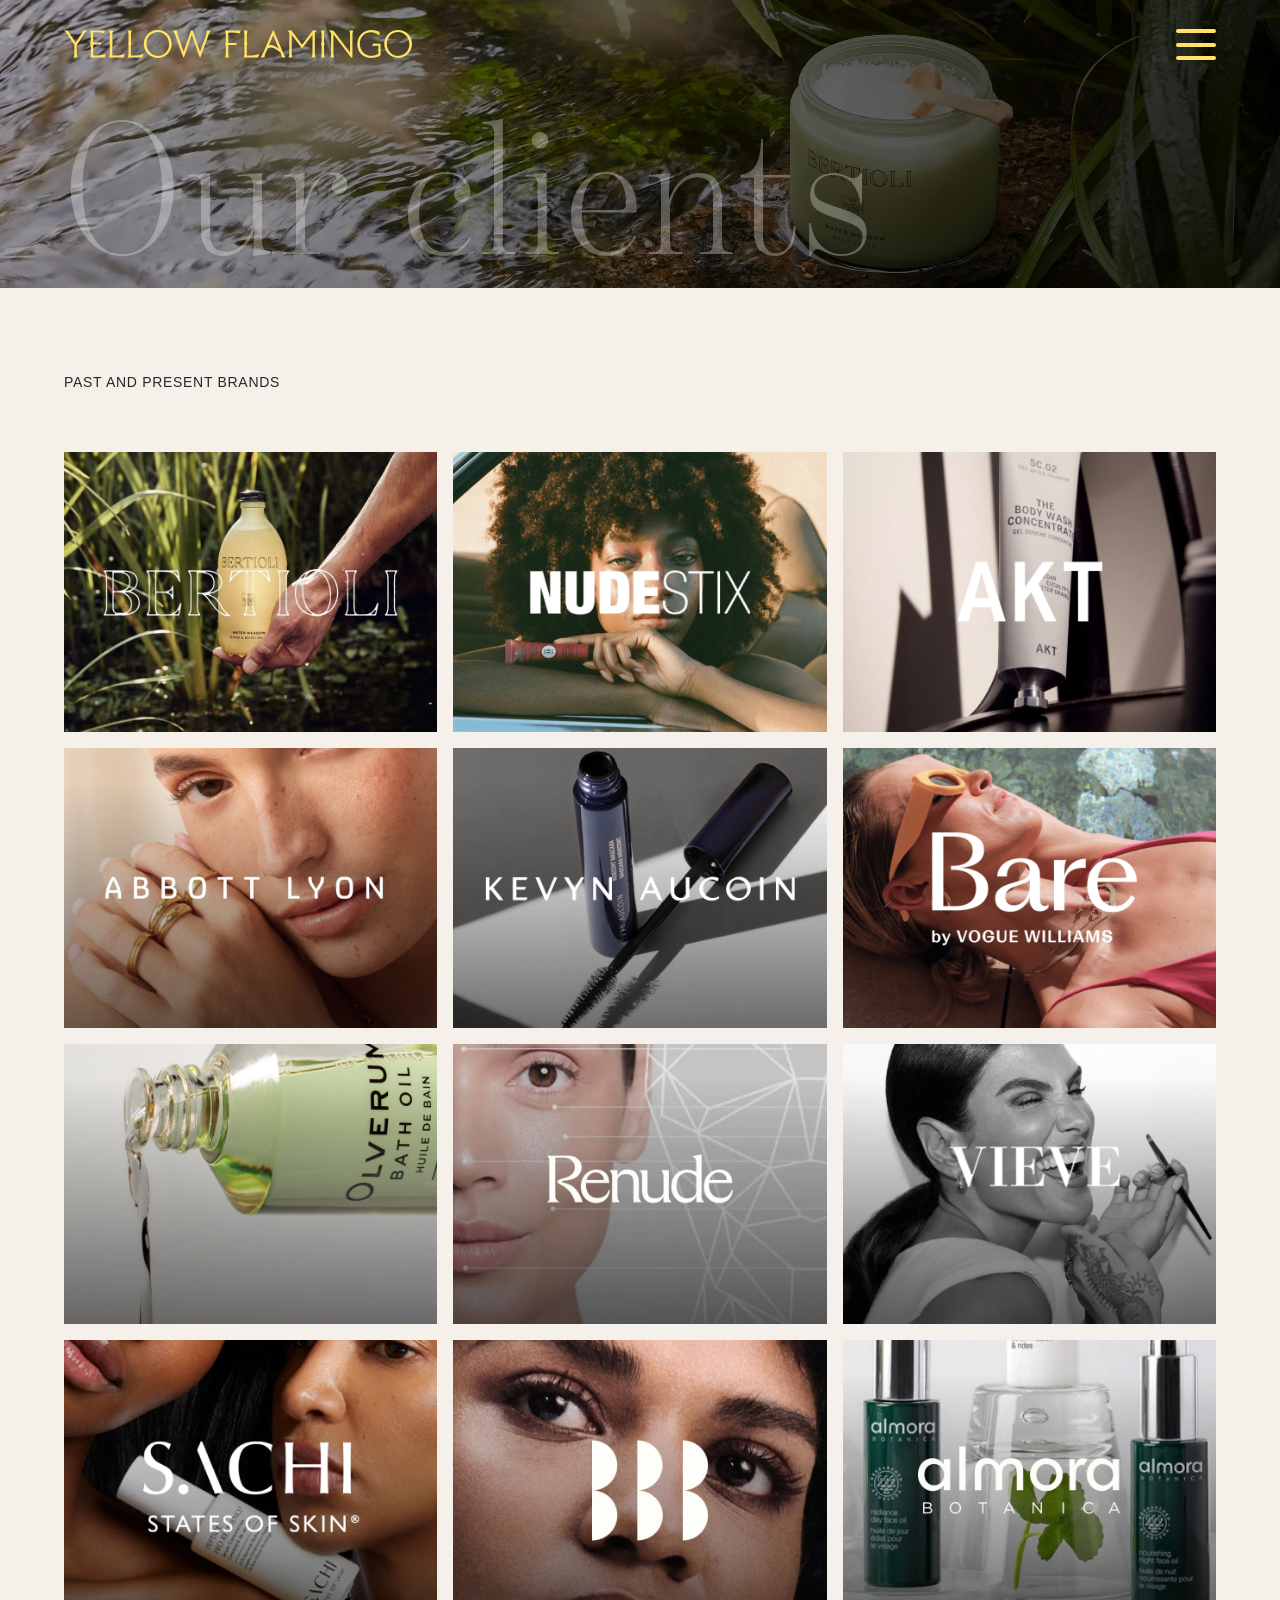
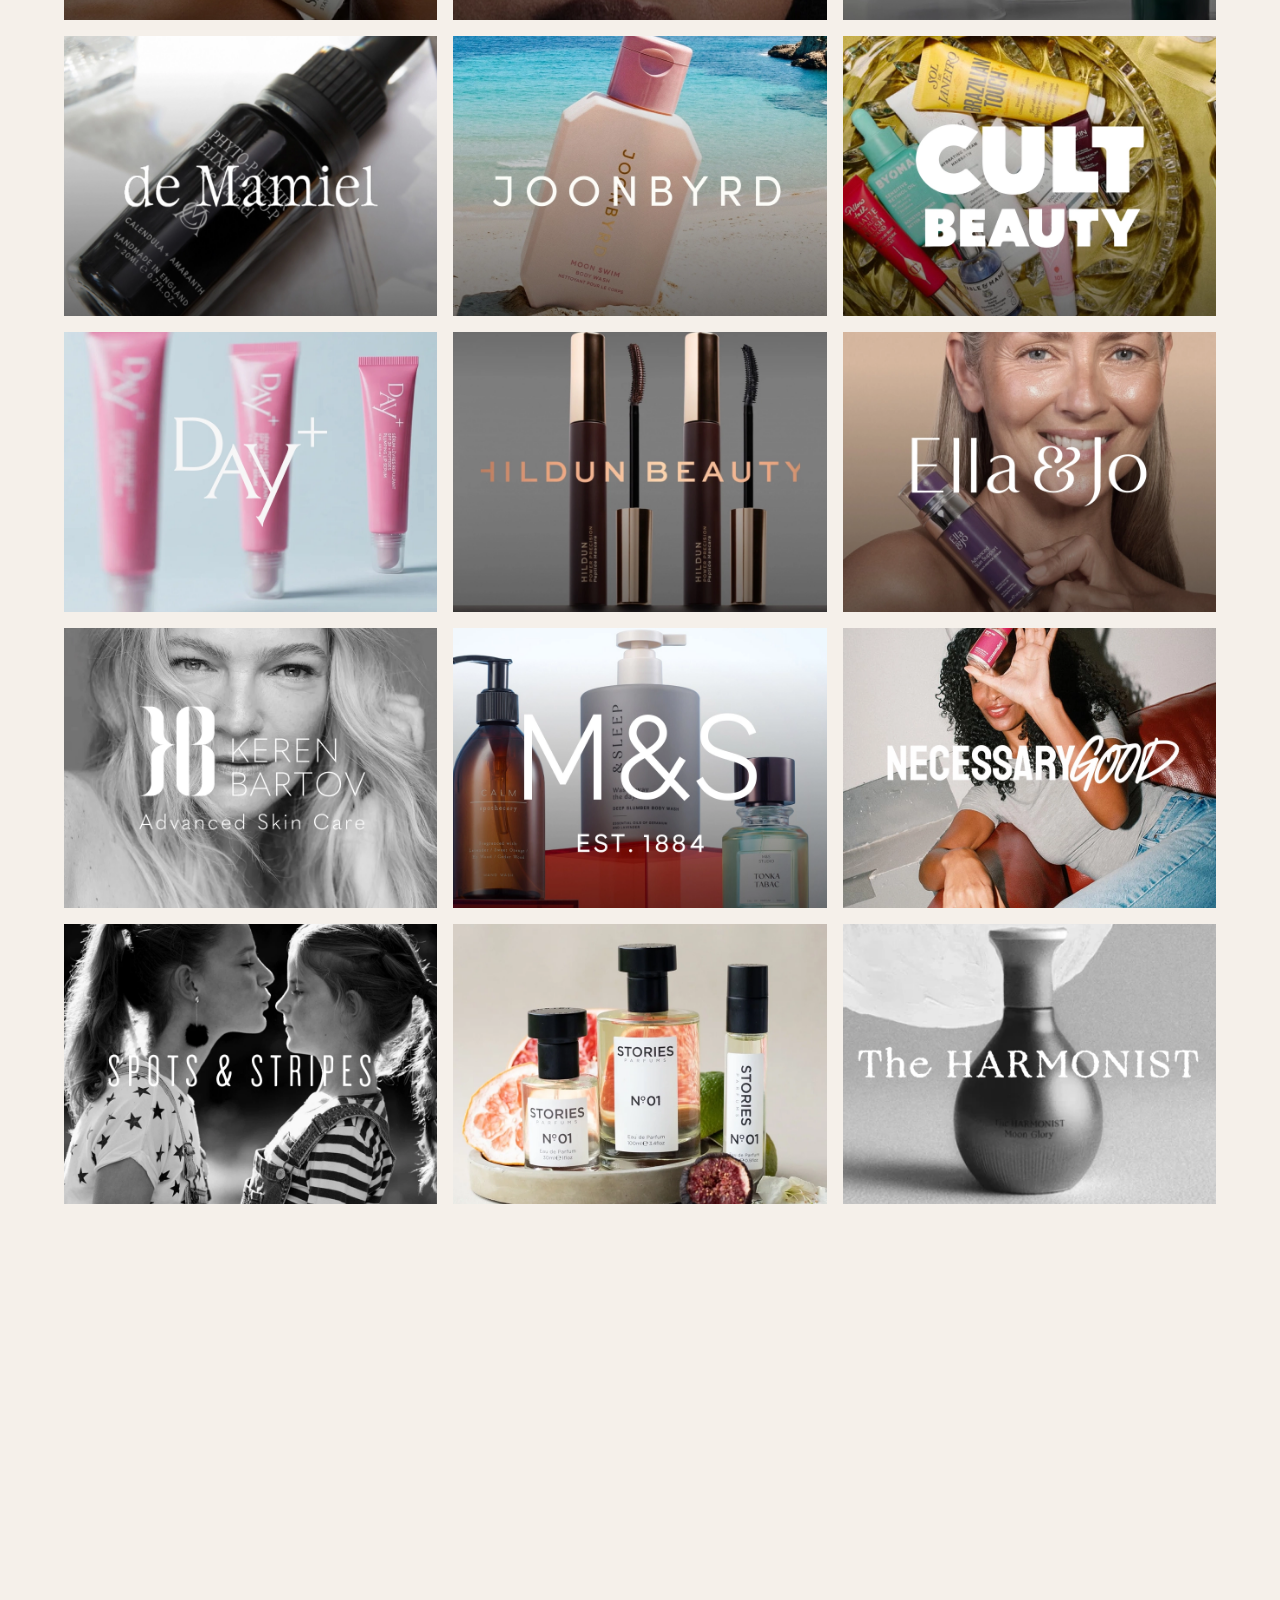
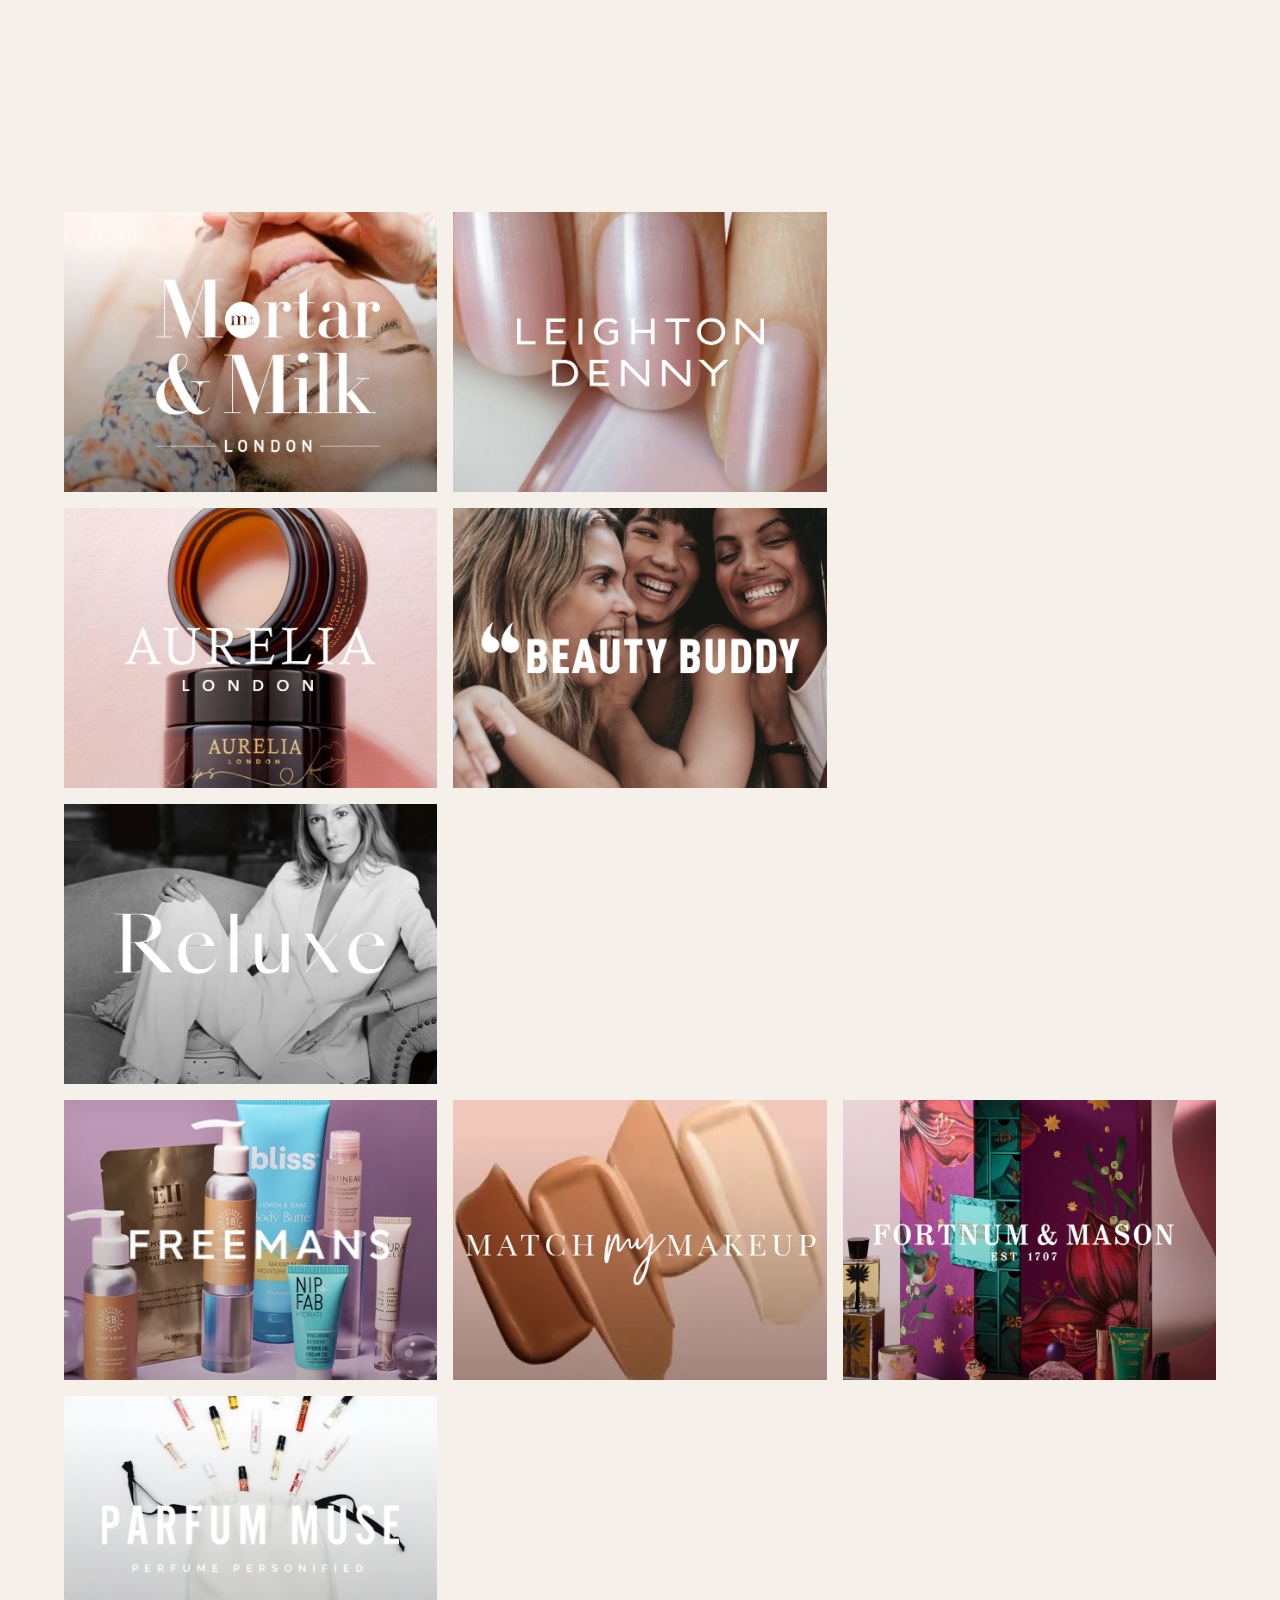
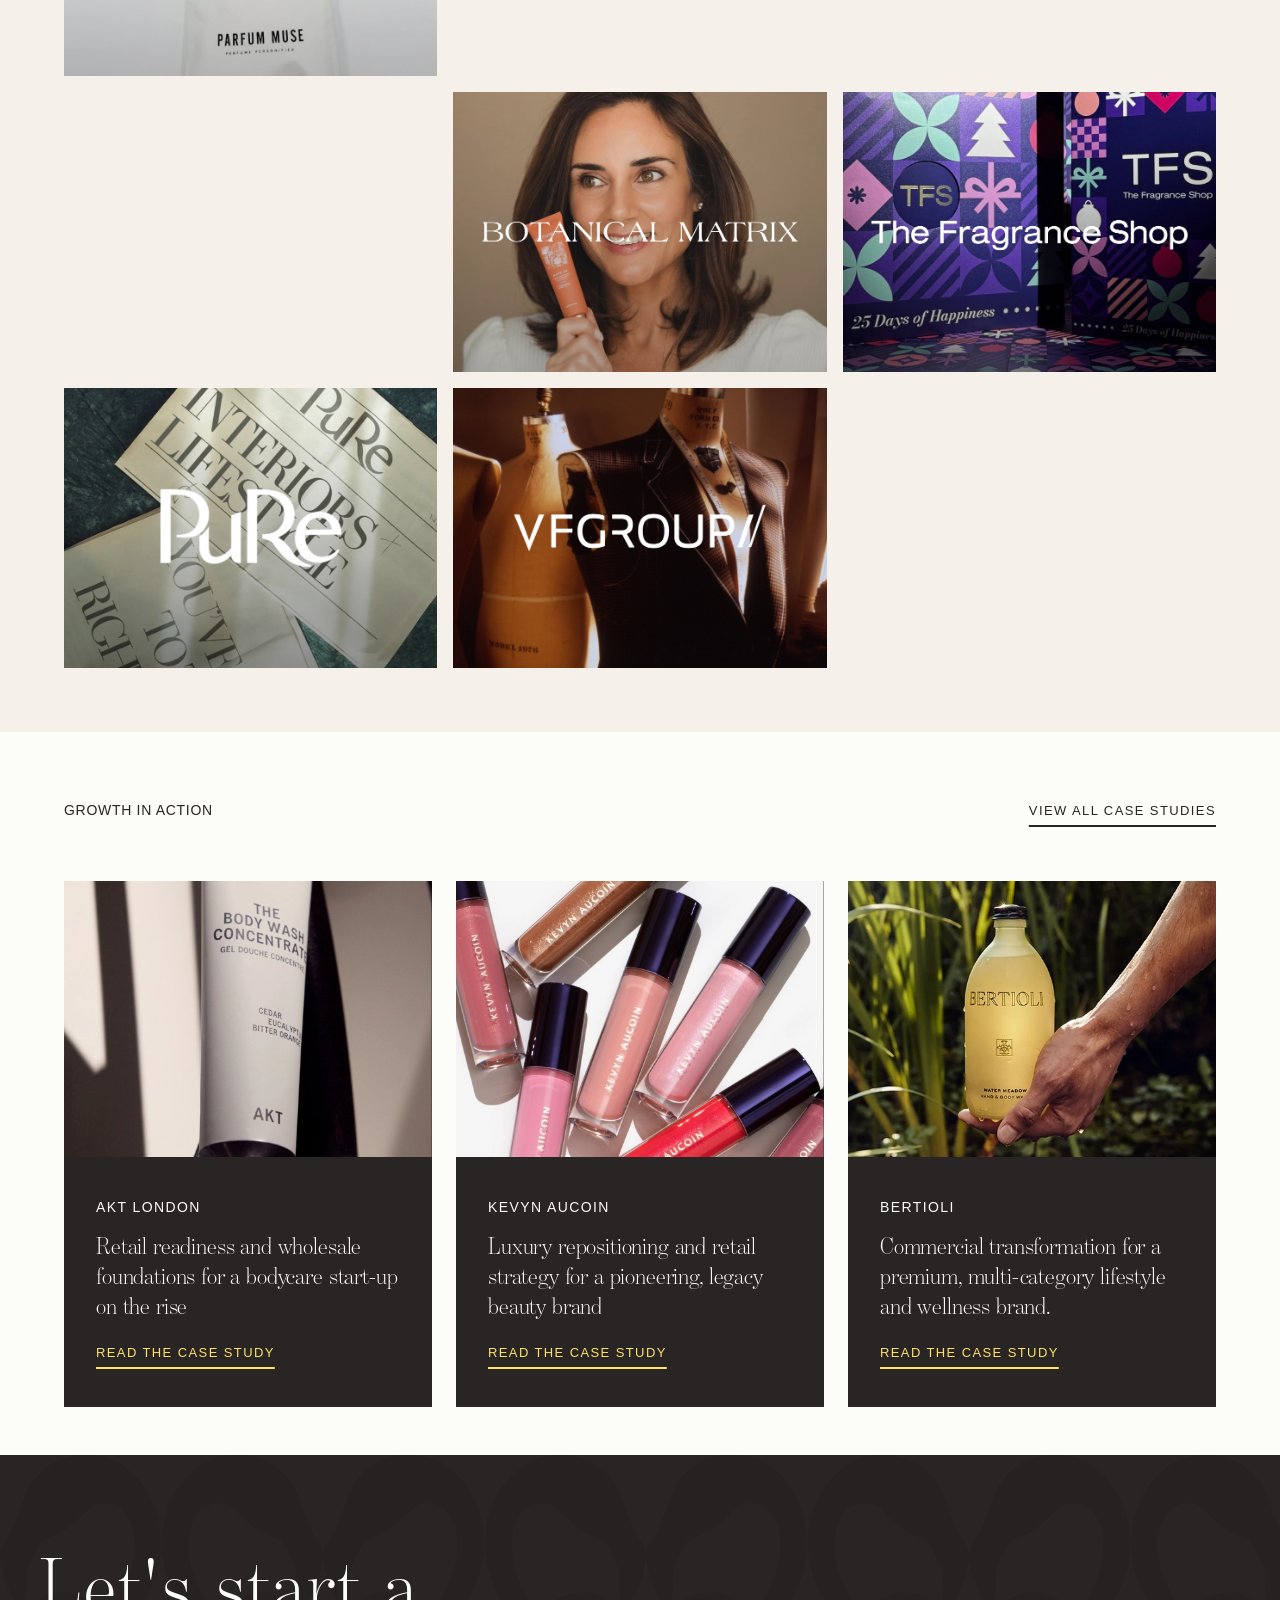
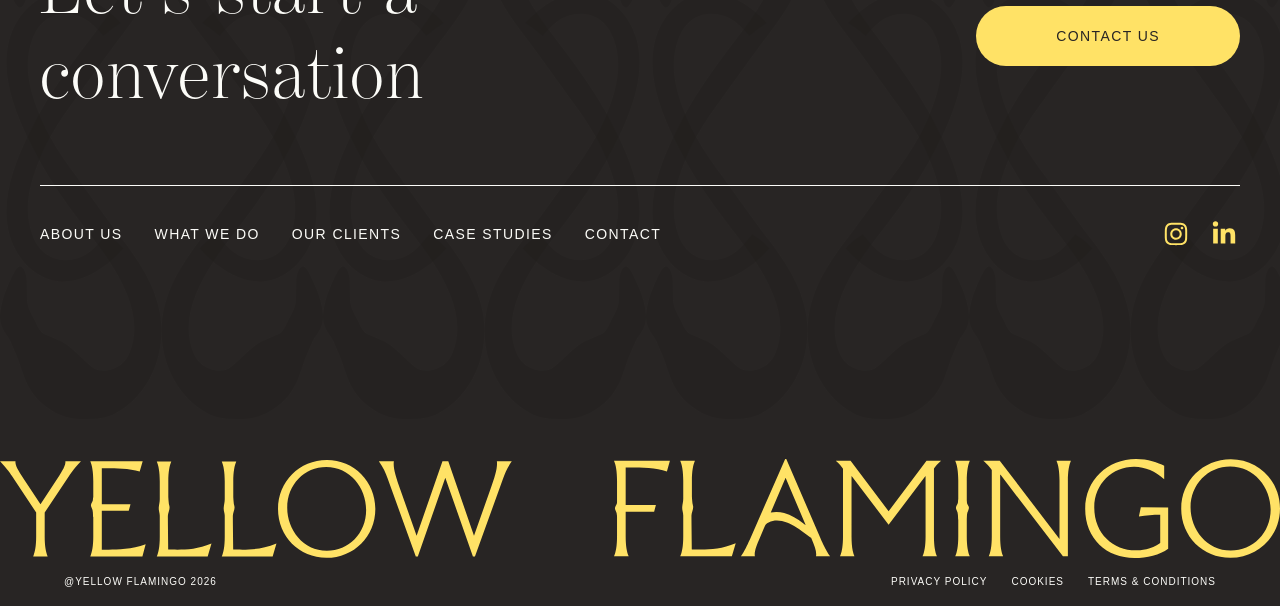
<file: our-clients/index.html>
<!DOCTYPE html>
<html lang="en-US">

<head><meta charset="UTF-8">
    
    <meta name="viewport" content="width=device-width, initial-scale=1.0">
    <title>Our Clients – Yellow Flamingo</title>
<meta name="robots" content="max-image-preview:large">


<style id="wp-img-auto-sizes-contain-inline-css">
img:is([sizes=auto i],[sizes^="auto," i]){contain-intrinsic-size:3000px 1500px}
/*# sourceURL=wp-img-auto-sizes-contain-inline-css */
</style>
<style id="wp-emoji-styles-inline-css">

	img.wp-smiley, img.emoji {
		display: inline !important;
		border: none !important;
		box-shadow: none !important;
		height: 1em !important;
		width: 1em !important;
		margin: 0 0.07em !important;
		vertical-align: -0.1em !important;
		background: none !important;
		padding: 0 !important;
	}
/*# sourceURL=wp-emoji-styles-inline-css */
</style>
<style id="wp-block-library-inline-css">
:root{--wp-block-synced-color:#7a00df;--wp-block-synced-color--rgb:122,0,223;--wp-bound-block-color:var(--wp-block-synced-color);--wp-editor-canvas-background:#ddd;--wp-admin-theme-color:#007cba;--wp-admin-theme-color--rgb:0,124,186;--wp-admin-theme-color-darker-10:#006ba1;--wp-admin-theme-color-darker-10--rgb:0,107,160.5;--wp-admin-theme-color-darker-20:#005a87;--wp-admin-theme-color-darker-20--rgb:0,90,135;--wp-admin-border-width-focus:2px}@media (min-resolution:192dpi){:root{--wp-admin-border-width-focus:1.5px}}.wp-element-button{cursor:pointer}:root .has-very-light-gray-background-color{background-color:#eee}:root .has-very-dark-gray-background-color{background-color:#313131}:root .has-very-light-gray-color{color:#eee}:root .has-very-dark-gray-color{color:#313131}:root .has-vivid-green-cyan-to-vivid-cyan-blue-gradient-background{background:linear-gradient(135deg,#00d084,#0693e3)}:root .has-purple-crush-gradient-background{background:linear-gradient(135deg,#34e2e4,#4721fb 50%,#ab1dfe)}:root .has-hazy-dawn-gradient-background{background:linear-gradient(135deg,#faaca8,#dad0ec)}:root .has-subdued-olive-gradient-background{background:linear-gradient(135deg,#fafae1,#67a671)}:root .has-atomic-cream-gradient-background{background:linear-gradient(135deg,#fdd79a,#004a59)}:root .has-nightshade-gradient-background{background:linear-gradient(135deg,#330968,#31cdcf)}:root .has-midnight-gradient-background{background:linear-gradient(135deg,#020381,#2874fc)}:root{--wp--preset--font-size--normal:16px;--wp--preset--font-size--huge:42px}.has-regular-font-size{font-size:1em}.has-larger-font-size{font-size:2.625em}.has-normal-font-size{font-size:var(--wp--preset--font-size--normal)}.has-huge-font-size{font-size:var(--wp--preset--font-size--huge)}:root .has-text-align-center{text-align:center}:root .has-text-align-left{text-align:left}:root .has-text-align-right{text-align:right}.has-fit-text{white-space:nowrap!important}#end-resizable-editor-section{display:none}.aligncenter{clear:both}.items-justified-left{justify-content:flex-start}.items-justified-center{justify-content:center}.items-justified-right{justify-content:flex-end}.items-justified-space-between{justify-content:space-between}.screen-reader-text{word-wrap:normal!important;border:0;clip-path:inset(50%);height:1px;margin:-1px;overflow:hidden;padding:0;position:absolute;width:1px;word-break:normal!important}.screen-reader-text:focus{background-color:#ddd;clip-path:none;color:#444;display:block;font-size:1em;height:auto;left:5px;line-height:normal;padding:15px 23px 14px;text-decoration:none;top:5px;width:auto;z-index:100000}html :where(.has-border-color){border-style:solid}html :where([style^=border-color],[style*=";border-color"],[style*="; border-color"]){border-style:solid}html :where([style^=border-top-color],[style*=";border-top-color"],[style*="; border-top-color"]){border-top-style:solid}html :where([style^=border-right-color],[style*=";border-right-color"],[style*="; border-right-color"]){border-right-style:solid}html :where([style^=border-bottom-color],[style*=";border-bottom-color"],[style*="; border-bottom-color"]){border-bottom-style:solid}html :where([style^=border-left-color],[style*=";border-left-color"],[style*="; border-left-color"]){border-left-style:solid}html :where([style^=border-width],[style*=";border-width"],[style*="; border-width"]){border-style:solid}html :where([style^=border-top-width],[style*=";border-top-width"],[style*="; border-top-width"]){border-top-style:solid}html :where([style^=border-right-width],[style*=";border-right-width"],[style*="; border-right-width"]){border-right-style:solid}html :where([style^=border-bottom-width],[style*=";border-bottom-width"],[style*="; border-bottom-width"]){border-bottom-style:solid}html :where([style^=border-left-width],[style*=";border-left-width"],[style*="; border-left-width"]){border-left-style:solid}html :where(img[class*=wp-image-]){height:auto;max-width:100%}:where(figure){margin:0 0 1em}html :where(.is-position-sticky){--wp-admin--admin-bar--position-offset:var(--wp-admin--admin-bar--height,0px)}@media screen and (max-width:600px){html :where(.is-position-sticky){--wp-admin--admin-bar--position-offset:0px}}

/*# sourceURL=/wp-includes/css/dist/block-library/common.min.css */
</style>
<style id="classic-theme-styles-inline-css">
/*! This file is auto-generated */
.wp-block-button__link{color:#fff;background-color:#32373c;border-radius:9999px;box-shadow:none;text-decoration:none;padding:calc(.667em + 2px) calc(1.333em + 2px);font-size:1.125em}.wp-block-file__button{background:#32373c;color:#fff;text-decoration:none}
/*# sourceURL=/wp-includes/css/classic-themes.min.css */
</style>

<style id="global-styles-inline-css">
:root{--wp--preset--aspect-ratio--square: 1;--wp--preset--aspect-ratio--4-3: 4/3;--wp--preset--aspect-ratio--3-4: 3/4;--wp--preset--aspect-ratio--3-2: 3/2;--wp--preset--aspect-ratio--2-3: 2/3;--wp--preset--aspect-ratio--16-9: 16/9;--wp--preset--aspect-ratio--9-16: 9/16;--wp--preset--color--black: #000000;--wp--preset--color--cyan-bluish-gray: #abb8c3;--wp--preset--color--white: #ffffff;--wp--preset--color--pale-pink: #f78da7;--wp--preset--color--vivid-red: #cf2e2e;--wp--preset--color--luminous-vivid-orange: #ff6900;--wp--preset--color--luminous-vivid-amber: #fcb900;--wp--preset--color--light-green-cyan: #7bdcb5;--wp--preset--color--vivid-green-cyan: #00d084;--wp--preset--color--pale-cyan-blue: #8ed1fc;--wp--preset--color--vivid-cyan-blue: #0693e3;--wp--preset--color--vivid-purple: #9b51e0;--wp--preset--gradient--vivid-cyan-blue-to-vivid-purple: linear-gradient(135deg,rgb(6,147,227) 0%,rgb(155,81,224) 100%);--wp--preset--gradient--light-green-cyan-to-vivid-green-cyan: linear-gradient(135deg,rgb(122,220,180) 0%,rgb(0,208,130) 100%);--wp--preset--gradient--luminous-vivid-amber-to-luminous-vivid-orange: linear-gradient(135deg,rgb(252,185,0) 0%,rgb(255,105,0) 100%);--wp--preset--gradient--luminous-vivid-orange-to-vivid-red: linear-gradient(135deg,rgb(255,105,0) 0%,rgb(207,46,46) 100%);--wp--preset--gradient--very-light-gray-to-cyan-bluish-gray: linear-gradient(135deg,rgb(238,238,238) 0%,rgb(169,184,195) 100%);--wp--preset--gradient--cool-to-warm-spectrum: linear-gradient(135deg,rgb(74,234,220) 0%,rgb(151,120,209) 20%,rgb(207,42,186) 40%,rgb(238,44,130) 60%,rgb(251,105,98) 80%,rgb(254,248,76) 100%);--wp--preset--gradient--blush-light-purple: linear-gradient(135deg,rgb(255,206,236) 0%,rgb(152,150,240) 100%);--wp--preset--gradient--blush-bordeaux: linear-gradient(135deg,rgb(254,205,165) 0%,rgb(254,45,45) 50%,rgb(107,0,62) 100%);--wp--preset--gradient--luminous-dusk: linear-gradient(135deg,rgb(255,203,112) 0%,rgb(199,81,192) 50%,rgb(65,88,208) 100%);--wp--preset--gradient--pale-ocean: linear-gradient(135deg,rgb(255,245,203) 0%,rgb(182,227,212) 50%,rgb(51,167,181) 100%);--wp--preset--gradient--electric-grass: linear-gradient(135deg,rgb(202,248,128) 0%,rgb(113,206,126) 100%);--wp--preset--gradient--midnight: linear-gradient(135deg,rgb(2,3,129) 0%,rgb(40,116,252) 100%);--wp--preset--font-size--small: 13px;--wp--preset--font-size--medium: 20px;--wp--preset--font-size--large: 36px;--wp--preset--font-size--x-large: 42px;--wp--preset--spacing--20: 0.44rem;--wp--preset--spacing--30: 0.67rem;--wp--preset--spacing--40: 1rem;--wp--preset--spacing--50: 1.5rem;--wp--preset--spacing--60: 2.25rem;--wp--preset--spacing--70: 3.38rem;--wp--preset--spacing--80: 5.06rem;--wp--preset--shadow--natural: 6px 6px 9px rgba(0, 0, 0, 0.2);--wp--preset--shadow--deep: 12px 12px 50px rgba(0, 0, 0, 0.4);--wp--preset--shadow--sharp: 6px 6px 0px rgba(0, 0, 0, 0.2);--wp--preset--shadow--outlined: 6px 6px 0px -3px rgb(255, 255, 255), 6px 6px rgb(0, 0, 0);--wp--preset--shadow--crisp: 6px 6px 0px rgb(0, 0, 0);}.wp-block-button{--wp--preset--dimension--25: 25%;--wp--preset--dimension--50: 50%;--wp--preset--dimension--75: 75%;--wp--preset--dimension--100: 100%;}:where(body) { margin: 0; }:where(.is-layout-flex){gap: 0.5em;}:where(.is-layout-grid){gap: 0.5em;}body .is-layout-flex{display: flex;}.is-layout-flex{flex-wrap: wrap;align-items: center;}.is-layout-flex > :is(*, div){margin: 0;}body .is-layout-grid{display: grid;}.is-layout-grid > :is(*, div){margin: 0;}body{padding-top: 0px;padding-right: 0px;padding-bottom: 0px;padding-left: 0px;}:root :where(.wp-element-button, .wp-block-button__link){background-color: #32373c;border-width: 0;color: #fff;font-family: inherit;font-size: inherit;font-style: inherit;font-weight: inherit;letter-spacing: inherit;line-height: inherit;padding-top: calc(0.667em + 2px);padding-right: calc(1.333em + 2px);padding-bottom: calc(0.667em + 2px);padding-left: calc(1.333em + 2px);text-decoration: none;text-transform: inherit;}.has-black-color{color: var(--wp--preset--color--black) !important;}.has-cyan-bluish-gray-color{color: var(--wp--preset--color--cyan-bluish-gray) !important;}.has-white-color{color: var(--wp--preset--color--white) !important;}.has-pale-pink-color{color: var(--wp--preset--color--pale-pink) !important;}.has-vivid-red-color{color: var(--wp--preset--color--vivid-red) !important;}.has-luminous-vivid-orange-color{color: var(--wp--preset--color--luminous-vivid-orange) !important;}.has-luminous-vivid-amber-color{color: var(--wp--preset--color--luminous-vivid-amber) !important;}.has-light-green-cyan-color{color: var(--wp--preset--color--light-green-cyan) !important;}.has-vivid-green-cyan-color{color: var(--wp--preset--color--vivid-green-cyan) !important;}.has-pale-cyan-blue-color{color: var(--wp--preset--color--pale-cyan-blue) !important;}.has-vivid-cyan-blue-color{color: var(--wp--preset--color--vivid-cyan-blue) !important;}.has-vivid-purple-color{color: var(--wp--preset--color--vivid-purple) !important;}.has-black-background-color{background-color: var(--wp--preset--color--black) !important;}.has-cyan-bluish-gray-background-color{background-color: var(--wp--preset--color--cyan-bluish-gray) !important;}.has-white-background-color{background-color: var(--wp--preset--color--white) !important;}.has-pale-pink-background-color{background-color: var(--wp--preset--color--pale-pink) !important;}.has-vivid-red-background-color{background-color: var(--wp--preset--color--vivid-red) !important;}.has-luminous-vivid-orange-background-color{background-color: var(--wp--preset--color--luminous-vivid-orange) !important;}.has-luminous-vivid-amber-background-color{background-color: var(--wp--preset--color--luminous-vivid-amber) !important;}.has-light-green-cyan-background-color{background-color: var(--wp--preset--color--light-green-cyan) !important;}.has-vivid-green-cyan-background-color{background-color: var(--wp--preset--color--vivid-green-cyan) !important;}.has-pale-cyan-blue-background-color{background-color: var(--wp--preset--color--pale-cyan-blue) !important;}.has-vivid-cyan-blue-background-color{background-color: var(--wp--preset--color--vivid-cyan-blue) !important;}.has-vivid-purple-background-color{background-color: var(--wp--preset--color--vivid-purple) !important;}.has-black-border-color{border-color: var(--wp--preset--color--black) !important;}.has-cyan-bluish-gray-border-color{border-color: var(--wp--preset--color--cyan-bluish-gray) !important;}.has-white-border-color{border-color: var(--wp--preset--color--white) !important;}.has-pale-pink-border-color{border-color: var(--wp--preset--color--pale-pink) !important;}.has-vivid-red-border-color{border-color: var(--wp--preset--color--vivid-red) !important;}.has-luminous-vivid-orange-border-color{border-color: var(--wp--preset--color--luminous-vivid-orange) !important;}.has-luminous-vivid-amber-border-color{border-color: var(--wp--preset--color--luminous-vivid-amber) !important;}.has-light-green-cyan-border-color{border-color: var(--wp--preset--color--light-green-cyan) !important;}.has-vivid-green-cyan-border-color{border-color: var(--wp--preset--color--vivid-green-cyan) !important;}.has-pale-cyan-blue-border-color{border-color: var(--wp--preset--color--pale-cyan-blue) !important;}.has-vivid-cyan-blue-border-color{border-color: var(--wp--preset--color--vivid-cyan-blue) !important;}.has-vivid-purple-border-color{border-color: var(--wp--preset--color--vivid-purple) !important;}.has-vivid-cyan-blue-to-vivid-purple-gradient-background{background: var(--wp--preset--gradient--vivid-cyan-blue-to-vivid-purple) !important;}.has-light-green-cyan-to-vivid-green-cyan-gradient-background{background: var(--wp--preset--gradient--light-green-cyan-to-vivid-green-cyan) !important;}.has-luminous-vivid-amber-to-luminous-vivid-orange-gradient-background{background: var(--wp--preset--gradient--luminous-vivid-amber-to-luminous-vivid-orange) !important;}.has-luminous-vivid-orange-to-vivid-red-gradient-background{background: var(--wp--preset--gradient--luminous-vivid-orange-to-vivid-red) !important;}.has-very-light-gray-to-cyan-bluish-gray-gradient-background{background: var(--wp--preset--gradient--very-light-gray-to-cyan-bluish-gray) !important;}.has-cool-to-warm-spectrum-gradient-background{background: var(--wp--preset--gradient--cool-to-warm-spectrum) !important;}.has-blush-light-purple-gradient-background{background: var(--wp--preset--gradient--blush-light-purple) !important;}.has-blush-bordeaux-gradient-background{background: var(--wp--preset--gradient--blush-bordeaux) !important;}.has-luminous-dusk-gradient-background{background: var(--wp--preset--gradient--luminous-dusk) !important;}.has-pale-ocean-gradient-background{background: var(--wp--preset--gradient--pale-ocean) !important;}.has-electric-grass-gradient-background{background: var(--wp--preset--gradient--electric-grass) !important;}.has-midnight-gradient-background{background: var(--wp--preset--gradient--midnight) !important;}.has-small-font-size{font-size: var(--wp--preset--font-size--small) !important;}.has-medium-font-size{font-size: var(--wp--preset--font-size--medium) !important;}.has-large-font-size{font-size: var(--wp--preset--font-size--large) !important;}.has-x-large-font-size{font-size: var(--wp--preset--font-size--x-large) !important;}
/*# sourceURL=global-styles-inline-css */
</style>

<link rel="stylesheet" id="yellow-flamingo-style-css" href="/wp-content/themes/yellow-flamingo/style.css?ver=1.0.0" media="all">
<link rel="EditURI" type="application/rsd+xml" title="RSD" href="/xmlrpc.php?rsd">
<meta name="generator" content="WordPress 7.1.3">
<link rel="canonical" href="/our-clients/">
<link rel="shortlink" href="/?p=14">
</head>

<body class="wp-singular page-template-default page page-id-14 wp-theme-yellow-flamingo gradient-bg">

    <a href="#main-content" class="sr-only focus:not-sr-only focus:absolute focus:top-4 focus:left-4 focus:z-[100] focus:px-4 focus:py-2 focus:bg-primary focus:text-white focus:rounded-lg">
        Skip to main content
    </a>

    <header class="site-header fixed inset-x-0 top-0 z-50">
        <div id="header-bg" aria-hidden="true" class="pointer-events-none absolute inset-x-0 top-0 h-22 bg-transparent transition-colors duration-300 z-10"></div>

        <div class="container relative z-10 mx-auto flex w-full items-center justify-between px-6 py-4 sm:px-10 lg:px-16 h-22">
                            <a href="/" class="flex shrink-0 items-center gap-1.5" aria-label="Yellow Flamingo — Home">
                    <img src="/wp-content/themes/yellow-flamingo/assets/images/yellow.svg" alt="" class="h-5 w-auto sm:h-7">
                    <img src="/wp-content/themes/yellow-flamingo/assets/images/flamingo.svg" alt="" class="h-5 pl-2 w-auto sm:h-7">
                </a>
            
            <button type="button" id="menu-toggle" class="group relative z-70 flex h-7 w-10 items-center justify-center cursor-pointer" aria-label="Open menu" aria-expanded="false" aria-controls="primary-menu">
                <svg xmlns="http://www.w3.org/2000/svg" width="40" height="31" viewbox="0 0 40 31" fill="none">
                    <line x1="2" y1="2" x2="38" y2="2" stroke="#FFE266" stroke-width="4" stroke-linecap="round" class="origin-center transform-fill transition-transform duration-300 group-aria-expanded:translate-y-[13.5px] group-aria-expanded:rotate-45"></line>
                    <line x1="2" y1="16" x2="38" y2="16" stroke="#FFE266" stroke-width="4" stroke-linecap="round" class="origin-center transform-fill transition-all duration-300 group-aria-expanded:scale-x-0 group-aria-expanded:opacity-0"></line>
                    <line x1="2" y1="29" x2="38" y2="29" stroke="#FFE266" stroke-width="4" stroke-linecap="round" class="origin-center transform-fill transition-transform duration-300 group-aria-expanded:translate-y-[-13.5px] group-aria-expanded:-rotate-45"></line>
                </svg>
            </button>
        </div>
    </header>

    <div id="primary-menu" class="pointer-events-none fixed inset-0 z-60 opacity-0 transition-opacity duration-300" role="dialog" aria-modal="true" aria-label="Site menu" aria-hidden="true" inert>
        <div class="grid h-full w-full grid-cols-1 overflow-y-auto lg:grid-cols-2">
            <div class="relative flex flex-col items-center justify-center gap-10 bg-charcoal py-24">
                <div class="pointer-events-none fixed inset-x-0 top-0 z-80 container mx-auto flex w-full items-center justify-end px-6 py-4 sm:px-10 lg:hidden lg:px-16 h-22">
                    <button type="button" data-menu-close class="pointer-events-auto relative z-70 flex h-7 w-10 items-center justify-center text-primary" aria-label="Close menu">
                        <svg class="h-6 w-6" xmlns="http://www.w3.org/2000/svg" width="28" height="28" viewbox="0 0 28 28" fill="currentColor">
                            <path d="M26 2L2 26M2 2L26 26" stroke="currentColor" stroke-width="4" stroke-linecap="round" stroke-linejoin="round"></path>
                        </svg>
                    </button>
                </div>

                <div class="pointer-events-none fixed inset-x-0 top-0 z-80 container mx-auto flex w-full justify-start px-6 py-4 sm:px-10 lg:px-16 h-22">
                    <a href="/" class="pointer-events-auto relative z-81 flex shrink-0 items-center gap-1.5" aria-label="Yellow Flamingo — Home">
                        <img src="/wp-content/themes/yellow-flamingo/assets/images/yellow.svg" alt="" class="h-5 w-auto sm:h-7">
                        <img src="/wp-content/themes/yellow-flamingo/assets/images/flamingo.svg" alt="" class="h-5 pl-2 w-auto sm:h-7">
                    </a>
                </div>

                <div class="pointer-events-none fixed inset-x-0 top-0 z-80 container mx-auto flex h-full items-center justify-center px-6 sm:px-10 lg:justify-start lg:px-16">
                    <div class="pointer-events-auto flex flex-col items-center gap-10 lg:items-start">
                        <nav aria-label="Primary" class="flex flex-col items-center gap-6 text-center sm:gap-4 [&amp;_a]:link-underline [&amp;_a]:font-display [&amp;_a]:text-4xl [&amp;_a]:font-light [&amp;_a]:leading-tight [&amp;_a]:text-snow [&amp;_a]:transition-colors [&amp;_a]:duration-300 [&amp;_a:hover]:text-primary [&amp;_li]:list-none sm:[&amp;_a]:text-5xl lg:items-start lg:text-left lg:[&amp;_a]:text-5xl">
                            <li id="menu-item-23" class="menu-item menu-item-type-post_type menu-item-object-page menu-item-23"><a href="/about-us/">About Us</a></li>
<li id="menu-item-26" class="menu-item menu-item-type-post_type menu-item-object-page menu-item-26"><a href="/what-we-do/">What We Do</a></li>
<li id="menu-item-25" class="menu-item menu-item-type-post_type menu-item-object-page current-menu-item page_item page-item-14 current_page_item menu-item-25"><a href="/our-clients/" aria-current="page">Our Clients</a></li>
<li id="menu-item-24" class="menu-item menu-item-type-post_type menu-item-object-page menu-item-24"><a href="/case-studies/">Case Studies</a></li>
                        </nav>

                        <a href="/contact-us/" class="inline-flex w-fit shrink-0 items-center justify-center rounded-full bg-primary px-20 py-5 font-sans text-sm font-medium tracking-[1.4px] text-charcoal uppercase transition-colors duration-300 hover:bg-primary/90">
                            Contact Us
                        </a>
                    </div>
                </div>
            </div>

            <div class="relative hidden flex-col items-center justify-center bg-primary py-10 lg:flex lg:py-16">
                <div class="pointer-events-none fixed inset-x-0 top-0 z-80 container mx-auto hidden w-full items-center justify-end px-6 py-4 sm:px-10 lg:flex lg:px-16 h-22">
                    <button type="button" data-menu-close class="pointer-events-auto relative z-70 flex h-7 w-10 items-center justify-center text-charcoal cursor-pointer" aria-label="Close menu">
                        <svg class="h-6 w-6" xmlns="http://www.w3.org/2000/svg" width="28" height="28" viewbox="0 0 28 28" fill="none">
                            <path d="M26 2L2 26M2 2L26 26" stroke="#1E1E1E" stroke-width="4" stroke-linecap="round" stroke-linejoin="round"></path>
                        </svg>
                    </button>
                </div>

                <div class="pointer-events-none fixed inset-x-0 top-0 z-80 hidden h-full container mx-auto items-center justify-end px-6 sm:px-10 lg:flex lg:px-16">
                                        <div class="pointer-events-auto w-95 overflow-hidden rounded-sm bg-charcoal">
                                                    <img width="546" height="724" src="/wp-content/uploads/2026/10/AKT-1.webp" class="aspect-4/3 w-full object-cover transition-transform duration-300 group-hover:scale-105 wp-post-image" alt="" decoding="async" fetchpriority="high" srcset="/wp-content/uploads/2026/10/AKT-1.webp 546w, /wp-content/uploads/2026/10/AKT-1-226x300.webp 226w" sizes="(max-width: 546px) 100vw, 546px">                                                <div class="px-8 py-10">
                            <p class="font-sans text-sm font-medium tracking-[1.4px] text-snow uppercase">
                                AKT London                            </p>
                            <p class="mt-4 font-display text-2xl leading-tight font-light text-snow">Retail readiness and wholesale foundations for a bodycare start-up on the rise                            </p>
                            <a href="/case-studies/#akt-london" class="eyebrow text-underline mt-4 inline-block text-primary uppercase transition-colors duration-300 hover:text-primary/80">
                                Read the case study
                            </a>
                        </div>
                    </div>
                                    
                </div>
            </div>
        </div>
    </div>


    <main id="main-content" role="main">
<section class="relative flex h-72 w-full items-center justify-center overflow-hidden bg-charcoal">
    <img src="/wp-content/themes/yellow-flamingo/assets/images/our-clients-hero-2.webp" alt="A flock of flamingos" class="absolute inset-0 h-full w-full object-cover">

    <div class="absolute inset-0 h-72 opacity-100 bg-linear-89 from-black/20 to-black/80"></div>

    <h1 class="container absolute inset-x-0 bottom-0 z-10 mx-auto px-6 text-left font-display text-8xl leading-[0.85] font-light text-white/30 sm:px-10 sm:text-[10rem] lg:px-16 lg:text-[12rem] tracking-wide">
        Our clients
    </h1>

</section>

<section class="bg-stone">
    <div class="container mx-auto w-full py-16 px-6 sm:px-10 lg:px-16">

        <div class="py-4">
            <div class="justify-self-start text-charcoal text-sm font-medium font-sans uppercase leading-7 tracking-wider">Past and Present Brands</div>

        </div>
        <div class="client-list mt-10 grid grid-cols-2 gap-4 sm:grid-cols-2 lg:grid-cols-3">
                            <div class="client-list-item group relative aspect-4/3 overflow-hidden">
                                            <img width="866" height="700" src="/wp-content/uploads/2026/10/Bertioli-1.webp" class="h-full w-full object-cover transition-transform duration-300 group-hover:scale-105 wp-post-image" alt="Bertioli" decoding="async" srcset="/wp-content/uploads/2026/10/Bertioli-1.webp 866w, /wp-content/uploads/2026/10/Bertioli-1-300x242.webp 300w, /wp-content/uploads/2026/10/Bertioli-1-768x621.webp 768w" sizes="(max-width: 866px) 100vw, 866px">                                        
                </div>
                            <div class="client-list-item group relative aspect-4/3 overflow-hidden">
                                            <img width="866" height="700" src="/wp-content/uploads/2026/10/NudeStix.webp" class="h-full w-full object-cover transition-transform duration-300 group-hover:scale-105 wp-post-image" alt="NudeStix" decoding="async" srcset="/wp-content/uploads/2026/10/NudeStix.webp 866w, /wp-content/uploads/2026/10/NudeStix-300x242.webp 300w, /wp-content/uploads/2026/10/NudeStix-768x621.webp 768w" sizes="(max-width: 866px) 100vw, 866px">                                        
                </div>
                            <div class="client-list-item group relative aspect-4/3 overflow-hidden">
                                            <img width="866" height="700" src="/wp-content/uploads/2026/10/AKT.webp" class="h-full w-full object-cover transition-transform duration-300 group-hover:scale-105 wp-post-image" alt="AKT London" decoding="async" srcset="/wp-content/uploads/2026/10/AKT.webp 866w, /wp-content/uploads/2026/10/AKT-300x242.webp 300w, /wp-content/uploads/2026/10/AKT-768x621.webp 768w" sizes="(max-width: 866px) 100vw, 866px">                                        
                </div>
                            <div class="client-list-item group relative aspect-4/3 overflow-hidden">
                                            <img width="866" height="700" src="/wp-content/uploads/2026/10/Abbott-Lyon.webp" class="h-full w-full object-cover transition-transform duration-300 group-hover:scale-105 wp-post-image" alt="Abbott Lyon" decoding="async" srcset="/wp-content/uploads/2026/10/Abbott-Lyon.webp 866w, /wp-content/uploads/2026/10/Abbott-Lyon-300x242.webp 300w, /wp-content/uploads/2026/10/Abbott-Lyon-768x621.webp 768w" sizes="(max-width: 866px) 100vw, 866px">                                        
                </div>
                            <div class="client-list-item group relative aspect-4/3 overflow-hidden">
                                            <img width="866" height="700" src="/wp-content/uploads/2026/10/Kevyn-Aucion.webp" class="h-full w-full object-cover transition-transform duration-300 group-hover:scale-105 wp-post-image" alt="Kevyn Aucion" decoding="async" srcset="/wp-content/uploads/2026/10/Kevyn-Aucion.webp 866w, /wp-content/uploads/2026/10/Kevyn-Aucion-300x242.webp 300w, /wp-content/uploads/2026/10/Kevyn-Aucion-768x621.webp 768w" sizes="(max-width: 866px) 100vw, 866px">                                        
                </div>
                            <div class="client-list-item group relative aspect-4/3 overflow-hidden">
                                            <img width="866" height="700" src="/wp-content/uploads/2026/10/Bare.webp" class="h-full w-full object-cover transition-transform duration-300 group-hover:scale-105 wp-post-image" alt="Bare" decoding="async" srcset="/wp-content/uploads/2026/10/Bare.webp 866w, /wp-content/uploads/2026/10/Bare-300x242.webp 300w, /wp-content/uploads/2026/10/Bare-768x621.webp 768w" sizes="(max-width: 866px) 100vw, 866px">                                        
                </div>
                            <div class="client-list-item group relative aspect-4/3 overflow-hidden">
                                            <img width="866" height="700" src="/wp-content/uploads/2026/10/Olverum.webp" class="h-full w-full object-cover transition-transform duration-300 group-hover:scale-105 wp-post-image" alt="Olverum" decoding="async" srcset="/wp-content/uploads/2026/10/Olverum.webp 866w, /wp-content/uploads/2026/10/Olverum-300x242.webp 300w, /wp-content/uploads/2026/10/Olverum-768x621.webp 768w" sizes="(max-width: 866px) 100vw, 866px">                                        
                </div>
                            <div class="client-list-item group relative aspect-4/3 overflow-hidden">
                                            <img width="866" height="700" src="/wp-content/uploads/2026/10/Renude.webp" class="h-full w-full object-cover transition-transform duration-300 group-hover:scale-105 wp-post-image" alt="Renude" decoding="async" srcset="/wp-content/uploads/2026/10/Renude.webp 866w, /wp-content/uploads/2026/10/Renude-300x242.webp 300w, /wp-content/uploads/2026/10/Renude-768x621.webp 768w" sizes="(max-width: 866px) 100vw, 866px">                                        
                </div>
                            <div class="client-list-item group relative aspect-4/3 overflow-hidden">
                                            <img width="866" height="700" src="/wp-content/uploads/2026/10/Vieve.webp" class="h-full w-full object-cover transition-transform duration-300 group-hover:scale-105 wp-post-image" alt="Vieve" decoding="async" srcset="/wp-content/uploads/2026/10/Vieve.webp 866w, /wp-content/uploads/2026/10/Vieve-300x242.webp 300w, /wp-content/uploads/2026/10/Vieve-768x621.webp 768w" sizes="(max-width: 866px) 100vw, 866px">                                        
                </div>
                            <div class="client-list-item group relative aspect-4/3 overflow-hidden">
                                            <img width="866" height="700" src="/wp-content/uploads/2026/10/Sachi-Skin.webp" class="h-full w-full object-cover transition-transform duration-300 group-hover:scale-105 wp-post-image" alt="Sachi Skin" decoding="async" srcset="/wp-content/uploads/2026/10/Sachi-Skin.webp 866w, /wp-content/uploads/2026/10/Sachi-Skin-300x242.webp 300w, /wp-content/uploads/2026/10/Sachi-Skin-768x621.webp 768w" sizes="(max-width: 866px) 100vw, 866px">                                        
                </div>
                            <div class="client-list-item group relative aspect-4/3 overflow-hidden">
                                            <img width="866" height="700" src="/wp-content/uploads/2026/10/Blink-Bar.webp" class="h-full w-full object-cover transition-transform duration-300 group-hover:scale-105 wp-post-image" alt="Blink Bar" decoding="async" srcset="/wp-content/uploads/2026/10/Blink-Bar.webp 866w, /wp-content/uploads/2026/10/Blink-Bar-300x242.webp 300w, /wp-content/uploads/2026/10/Blink-Bar-768x621.webp 768w" sizes="(max-width: 866px) 100vw, 866px">                                        
                </div>
                            <div class="client-list-item group relative aspect-4/3 overflow-hidden">
                                            <img width="866" height="700" src="/wp-content/uploads/2026/10/Almora.webp" class="h-full w-full object-cover transition-transform duration-300 group-hover:scale-105 wp-post-image" alt="Almora" decoding="async" srcset="/wp-content/uploads/2026/10/Almora.webp 866w, /wp-content/uploads/2026/10/Almora-300x242.webp 300w, /wp-content/uploads/2026/10/Almora-768x621.webp 768w" sizes="(max-width: 866px) 100vw, 866px">                                        
                </div>
                            <div class="client-list-item group relative aspect-4/3 overflow-hidden">
                                            <img width="866" height="700" src="/wp-content/uploads/2026/10/Demamiel.webp" class="h-full w-full object-cover transition-transform duration-300 group-hover:scale-105 wp-post-image" alt="Demamiel" decoding="async" srcset="/wp-content/uploads/2026/10/Demamiel.webp 866w, /wp-content/uploads/2026/10/Demamiel-300x242.webp 300w, /wp-content/uploads/2026/10/Demamiel-768x621.webp 768w" sizes="(max-width: 866px) 100vw, 866px">                                        
                </div>
                            <div class="client-list-item group relative aspect-4/3 overflow-hidden">
                                            <img width="862" height="700" src="/wp-content/uploads/2026/10/Joonbyrd.webp" class="h-full w-full object-cover transition-transform duration-300 group-hover:scale-105 wp-post-image" alt="Joonbyrd" decoding="async" srcset="/wp-content/uploads/2026/10/Joonbyrd.webp 862w, /wp-content/uploads/2026/10/Joonbyrd-300x244.webp 300w, /wp-content/uploads/2026/10/Joonbyrd-768x624.webp 768w" sizes="(max-width: 862px) 100vw, 862px">                                        
                </div>
                            <div class="client-list-item group relative aspect-4/3 overflow-hidden">
                                            <img width="862" height="700" src="/wp-content/uploads/2026/10/Cult.webp" class="h-full w-full object-cover transition-transform duration-300 group-hover:scale-105 wp-post-image" alt="Cult" decoding="async" srcset="/wp-content/uploads/2026/10/Cult.webp 862w, /wp-content/uploads/2026/10/Cult-300x244.webp 300w, /wp-content/uploads/2026/10/Cult-768x624.webp 768w" sizes="(max-width: 862px) 100vw, 862px">                                        
                </div>
                            <div class="client-list-item group relative aspect-4/3 overflow-hidden">
                                            <img width="862" height="700" src="/wp-content/uploads/2026/10/Day.webp" class="h-full w-full object-cover transition-transform duration-300 group-hover:scale-105 wp-post-image" alt="Day+" decoding="async" srcset="/wp-content/uploads/2026/10/Day.webp 862w, /wp-content/uploads/2026/10/Day-300x244.webp 300w, /wp-content/uploads/2026/10/Day-768x624.webp 768w" sizes="(max-width: 862px) 100vw, 862px">                                        
                </div>
                            <div class="client-list-item group relative aspect-4/3 overflow-hidden">
                                            <img width="862" height="700" src="/wp-content/uploads/2026/10/Hildun.webp" class="h-full w-full object-cover transition-transform duration-300 group-hover:scale-105 wp-post-image" alt="Hildun" decoding="async" srcset="/wp-content/uploads/2026/10/Hildun.webp 862w, /wp-content/uploads/2026/10/Hildun-300x244.webp 300w, /wp-content/uploads/2026/10/Hildun-768x624.webp 768w" sizes="(max-width: 862px) 100vw, 862px">                                        
                </div>
                            <div class="client-list-item group relative aspect-4/3 overflow-hidden">
                                            <img width="862" height="700" src="/wp-content/uploads/2026/10/Ella-and-Jo.webp" class="h-full w-full object-cover transition-transform duration-300 group-hover:scale-105 wp-post-image" alt="Ella and Jo" decoding="async" srcset="/wp-content/uploads/2026/10/Ella-and-Jo.webp 862w, /wp-content/uploads/2026/10/Ella-and-Jo-300x244.webp 300w, /wp-content/uploads/2026/10/Ella-and-Jo-768x624.webp 768w" sizes="(max-width: 862px) 100vw, 862px">                                        
                </div>
                            <div class="client-list-item group relative aspect-4/3 overflow-hidden">
                                            <img width="862" height="700" src="/wp-content/uploads/2026/10/Keren-Bartov.webp" class="h-full w-full object-cover transition-transform duration-300 group-hover:scale-105 wp-post-image" alt="Keren Bartov" decoding="async" srcset="/wp-content/uploads/2026/10/Keren-Bartov.webp 862w, /wp-content/uploads/2026/10/Keren-Bartov-300x244.webp 300w, /wp-content/uploads/2026/10/Keren-Bartov-768x624.webp 768w" sizes="(max-width: 862px) 100vw, 862px">                                        
                </div>
                            <div class="client-list-item group relative aspect-4/3 overflow-hidden">
                                            <img width="862" height="700" src="/wp-content/uploads/2026/10/MS.webp" class="h-full w-full object-cover transition-transform duration-300 group-hover:scale-105 wp-post-image" alt="M &amp; S" decoding="async" srcset="/wp-content/uploads/2026/10/MS.webp 862w, /wp-content/uploads/2026/10/MS-300x244.webp 300w, /wp-content/uploads/2026/10/MS-768x624.webp 768w" sizes="(max-width: 862px) 100vw, 862px">                                        
                </div>
                            <div class="client-list-item group relative aspect-4/3 overflow-hidden">
                                            <img width="862" height="700" src="/wp-content/uploads/2026/10/Necessary-Good.webp" class="h-full w-full object-cover transition-transform duration-300 group-hover:scale-105 wp-post-image" alt="Necessary Good" decoding="async" srcset="/wp-content/uploads/2026/10/Necessary-Good.webp 862w, /wp-content/uploads/2026/10/Necessary-Good-300x244.webp 300w, /wp-content/uploads/2026/10/Necessary-Good-768x624.webp 768w" sizes="(max-width: 862px) 100vw, 862px">                                        
                </div>
                            <div class="client-list-item group relative aspect-4/3 overflow-hidden">
                                            <img width="862" height="700" src="/wp-content/uploads/2026/10/Spots-and-Stripes.webp" class="h-full w-full object-cover transition-transform duration-300 group-hover:scale-105 wp-post-image" alt="Spots and Stripes" decoding="async" srcset="/wp-content/uploads/2026/10/Spots-and-Stripes.webp 862w, /wp-content/uploads/2026/10/Spots-and-Stripes-300x244.webp 300w, /wp-content/uploads/2026/10/Spots-and-Stripes-768x624.webp 768w" sizes="(max-width: 862px) 100vw, 862px">                                        
                </div>
                            <div class="client-list-item group relative aspect-4/3 overflow-hidden">
                                            <img width="862" height="700" src="/wp-content/uploads/2026/10/Stories-Perfum.webp" class="h-full w-full object-cover transition-transform duration-300 group-hover:scale-105 wp-post-image" alt="Stories Perfum" decoding="async" srcset="/wp-content/uploads/2026/10/Stories-Perfum.webp 862w, /wp-content/uploads/2026/10/Stories-Perfum-300x244.webp 300w, /wp-content/uploads/2026/10/Stories-Perfum-768x624.webp 768w" sizes="(max-width: 862px) 100vw, 862px">                                        
                </div>
                            <div class="client-list-item group relative aspect-4/3 overflow-hidden">
                                            <img width="862" height="700" src="/wp-content/uploads/2026/10/The-Harmonist.webp" class="h-full w-full object-cover transition-transform duration-300 group-hover:scale-105 wp-post-image" alt="The Harmonist" decoding="async" srcset="/wp-content/uploads/2026/10/The-Harmonist.webp 862w, /wp-content/uploads/2026/10/The-Harmonist-300x244.webp 300w, /wp-content/uploads/2026/10/The-Harmonist-768x624.webp 768w" sizes="(max-width: 862px) 100vw, 862px">                                        
                </div>
                            <div class="client-list-item group relative aspect-4/3 overflow-hidden">
                                            <img width="866" height="729" src="/wp-content/uploads/2026/10/Tanzee.webp" class="h-full w-full object-cover transition-transform duration-300 group-hover:scale-105 wp-post-image" alt="Tanzee" decoding="async" srcset="/wp-content/uploads/2026/10/Tanzee.webp 866w, /wp-content/uploads/2026/10/Tanzee-300x253.webp 300w, /wp-content/uploads/2026/10/Tanzee-768x647.webp 768w" sizes="(max-width: 866px) 100vw, 866px">                                        
                </div>
                            <div class="client-list-item group relative aspect-4/3 overflow-hidden">
                                            <img width="866" height="729" src="/wp-content/uploads/2026/10/Love-Liner.webp" class="h-full w-full object-cover transition-transform duration-300 group-hover:scale-105 wp-post-image" alt="Love Liner" decoding="async" srcset="/wp-content/uploads/2026/10/Love-Liner.webp 866w, /wp-content/uploads/2026/10/Love-Liner-300x253.webp 300w, /wp-content/uploads/2026/10/Love-Liner-768x647.webp 768w" sizes="(max-width: 866px) 100vw, 866px">                                        
                </div>
                            <div class="client-list-item group relative aspect-4/3 overflow-hidden">
                                            <img width="866" height="729" src="/wp-content/uploads/2026/10/Skin-Ingredients.webp" class="h-full w-full object-cover transition-transform duration-300 group-hover:scale-105 wp-post-image" alt="Skin Ingredients" decoding="async" srcset="/wp-content/uploads/2026/10/Skin-Ingredients.webp 866w, /wp-content/uploads/2026/10/Skin-Ingredients-300x253.webp 300w, /wp-content/uploads/2026/10/Skin-Ingredients-768x647.webp 768w" sizes="(max-width: 866px) 100vw, 866px">                                        
                </div>
                            <div class="client-list-item group relative aspect-4/3 overflow-hidden">
                                            <img width="866" height="729" src="/wp-content/uploads/2026/10/Sam-Farmer.webp" class="h-full w-full object-cover transition-transform duration-300 group-hover:scale-105 wp-post-image" alt="Sam Farmer" decoding="async" srcset="/wp-content/uploads/2026/10/Sam-Farmer.webp 866w, /wp-content/uploads/2026/10/Sam-Farmer-300x253.webp 300w, /wp-content/uploads/2026/10/Sam-Farmer-768x647.webp 768w" sizes="(max-width: 866px) 100vw, 866px">                                        
                </div>
                            <div class="client-list-item group relative aspect-4/3 overflow-hidden">
                                            <img width="866" height="729" src="/wp-content/uploads/2026/10/Rhute.webp" class="h-full w-full object-cover transition-transform duration-300 group-hover:scale-105 wp-post-image" alt="Rhute" decoding="async" srcset="/wp-content/uploads/2026/10/Rhute.webp 866w, /wp-content/uploads/2026/10/Rhute-300x253.webp 300w, /wp-content/uploads/2026/10/Rhute-768x647.webp 768w" sizes="(max-width: 866px) 100vw, 866px">                                        
                </div>
                            <div class="client-list-item group relative aspect-4/3 overflow-hidden">
                                            <img width="866" height="729" src="/wp-content/uploads/2026/10/Kalmar.webp" class="h-full w-full object-cover transition-transform duration-300 group-hover:scale-105 wp-post-image" alt="Kalmar" decoding="async" srcset="/wp-content/uploads/2026/10/Kalmar.webp 866w, /wp-content/uploads/2026/10/Kalmar-300x253.webp 300w, /wp-content/uploads/2026/10/Kalmar-768x647.webp 768w" sizes="(max-width: 866px) 100vw, 866px">                                        
                </div>
                            <div class="client-list-item group relative aspect-4/3 overflow-hidden">
                                            <img width="866" height="729" src="/wp-content/uploads/2026/10/Mortar-and-Milk.webp" class="h-full w-full object-cover transition-transform duration-300 group-hover:scale-105 wp-post-image" alt="Mortar and Milk" decoding="async" srcset="/wp-content/uploads/2026/10/Mortar-and-Milk.webp 866w, /wp-content/uploads/2026/10/Mortar-and-Milk-300x253.webp 300w, /wp-content/uploads/2026/10/Mortar-and-Milk-768x647.webp 768w" sizes="(max-width: 866px) 100vw, 866px">                                        
                </div>
                            <div class="client-list-item group relative aspect-4/3 overflow-hidden">
                                            <img width="866" height="729" src="/wp-content/uploads/2026/10/Leighton-Denny.webp" class="h-full w-full object-cover transition-transform duration-300 group-hover:scale-105 wp-post-image" alt="Leighton Denny" decoding="async" srcset="/wp-content/uploads/2026/10/Leighton-Denny.webp 866w, /wp-content/uploads/2026/10/Leighton-Denny-300x253.webp 300w, /wp-content/uploads/2026/10/Leighton-Denny-768x647.webp 768w" sizes="(max-width: 866px) 100vw, 866px">                                        
                </div>
                            <div class="client-list-item group relative aspect-4/3 overflow-hidden">
                                            <img width="866" height="729" src="/wp-content/uploads/2026/10/Decorte.webp" class="h-full w-full object-cover transition-transform duration-300 group-hover:scale-105 wp-post-image" alt="Decorte" decoding="async" srcset="/wp-content/uploads/2026/10/Decorte.webp 866w, /wp-content/uploads/2026/10/Decorte-300x253.webp 300w, /wp-content/uploads/2026/10/Decorte-768x647.webp 768w" sizes="(max-width: 866px) 100vw, 866px">                                        
                </div>
                            <div class="client-list-item group relative aspect-4/3 overflow-hidden">
                                            <img width="866" height="729" src="/wp-content/uploads/2026/10/Aurelia.webp" class="h-full w-full object-cover transition-transform duration-300 group-hover:scale-105 wp-post-image" alt="Aurelia" decoding="async" srcset="/wp-content/uploads/2026/10/Aurelia.webp 866w, /wp-content/uploads/2026/10/Aurelia-300x253.webp 300w, /wp-content/uploads/2026/10/Aurelia-768x647.webp 768w" sizes="(max-width: 866px) 100vw, 866px">                                        
                </div>
                            <div class="client-list-item group relative aspect-4/3 overflow-hidden">
                                            <img width="866" height="729" src="/wp-content/uploads/2026/10/Beauty-Buddy.webp" class="h-full w-full object-cover transition-transform duration-300 group-hover:scale-105 wp-post-image" alt="Beauty Buddy" decoding="async" srcset="/wp-content/uploads/2026/10/Beauty-Buddy.webp 866w, /wp-content/uploads/2026/10/Beauty-Buddy-300x253.webp 300w, /wp-content/uploads/2026/10/Beauty-Buddy-768x647.webp 768w" sizes="(max-width: 866px) 100vw, 866px">                                        
                </div>
                            <div class="client-list-item group relative aspect-4/3 overflow-hidden">
                                            <img width="866" height="729" src="/wp-content/uploads/2026/10/Albus-and-Flora.webp" class="h-full w-full object-cover transition-transform duration-300 group-hover:scale-105 wp-post-image" alt="Albus and Flora" decoding="async" srcset="/wp-content/uploads/2026/10/Albus-and-Flora.webp 866w, /wp-content/uploads/2026/10/Albus-and-Flora-300x253.webp 300w, /wp-content/uploads/2026/10/Albus-and-Flora-768x647.webp 768w" sizes="(max-width: 866px) 100vw, 866px">                                        
                </div>
                            <div class="client-list-item group relative aspect-4/3 overflow-hidden">
                                            <img width="866" height="729" src="/wp-content/uploads/2026/10/Reluxe.webp" class="h-full w-full object-cover transition-transform duration-300 group-hover:scale-105 wp-post-image" alt="Reluxe" decoding="async" srcset="/wp-content/uploads/2026/10/Reluxe.webp 866w, /wp-content/uploads/2026/10/Reluxe-300x253.webp 300w, /wp-content/uploads/2026/10/Reluxe-768x647.webp 768w" sizes="(max-width: 866px) 100vw, 866px">                                        
                </div>
                            <div class="client-list-item group relative aspect-4/3 overflow-hidden">
                                            <img width="866" height="729" src="/wp-content/uploads/2026/10/Pinch-of-Colour.webp" class="h-full w-full object-cover transition-transform duration-300 group-hover:scale-105 wp-post-image" alt="Pinch of Colour" decoding="async" srcset="/wp-content/uploads/2026/10/Pinch-of-Colour.webp 866w, /wp-content/uploads/2026/10/Pinch-of-Colour-300x253.webp 300w, /wp-content/uploads/2026/10/Pinch-of-Colour-768x647.webp 768w" sizes="(max-width: 866px) 100vw, 866px">                                        
                </div>
                            <div class="client-list-item group relative aspect-4/3 overflow-hidden">
                                            <img width="866" height="729" src="/wp-content/uploads/2026/10/MPower.webp" class="h-full w-full object-cover transition-transform duration-300 group-hover:scale-105 wp-post-image" alt="MPower" decoding="async" srcset="/wp-content/uploads/2026/10/MPower.webp 866w, /wp-content/uploads/2026/10/MPower-300x253.webp 300w, /wp-content/uploads/2026/10/MPower-768x647.webp 768w" sizes="(max-width: 866px) 100vw, 866px">                                        
                </div>
                            <div class="client-list-item group relative aspect-4/3 overflow-hidden">
                                            <img width="866" height="729" src="/wp-content/uploads/2026/10/Freemans.webp" class="h-full w-full object-cover transition-transform duration-300 group-hover:scale-105 wp-post-image" alt="Freemans" decoding="async" srcset="/wp-content/uploads/2026/10/Freemans.webp 866w, /wp-content/uploads/2026/10/Freemans-300x253.webp 300w, /wp-content/uploads/2026/10/Freemans-768x647.webp 768w" sizes="(max-width: 866px) 100vw, 866px">                                        
                </div>
                            <div class="client-list-item group relative aspect-4/3 overflow-hidden">
                                            <img width="866" height="729" src="/wp-content/uploads/2026/10/Match-my-Makeup.webp" class="h-full w-full object-cover transition-transform duration-300 group-hover:scale-105 wp-post-image" alt="Match my Makeup" decoding="async" srcset="/wp-content/uploads/2026/10/Match-my-Makeup.webp 866w, /wp-content/uploads/2026/10/Match-my-Makeup-300x253.webp 300w, /wp-content/uploads/2026/10/Match-my-Makeup-768x647.webp 768w" sizes="(max-width: 866px) 100vw, 866px">                                        
                </div>
                            <div class="client-list-item group relative aspect-4/3 overflow-hidden">
                                            <img width="866" height="729" src="/wp-content/uploads/2026/10/Fortnum-Maison.webp" class="h-full w-full object-cover transition-transform duration-300 group-hover:scale-105 wp-post-image" alt="Fortnum &amp; Maison" decoding="async" srcset="/wp-content/uploads/2026/10/Fortnum-Maison.webp 866w, /wp-content/uploads/2026/10/Fortnum-Maison-300x253.webp 300w, /wp-content/uploads/2026/10/Fortnum-Maison-768x647.webp 768w" sizes="(max-width: 866px) 100vw, 866px">                                        
                </div>
                            <div class="client-list-item group relative aspect-4/3 overflow-hidden">
                                            <img width="866" height="729" src="/wp-content/uploads/2026/10/Parfum-Muse.webp" class="h-full w-full object-cover transition-transform duration-300 group-hover:scale-105 wp-post-image" alt="Parfum Muse" decoding="async" srcset="/wp-content/uploads/2026/10/Parfum-Muse.webp 866w, /wp-content/uploads/2026/10/Parfum-Muse-300x253.webp 300w, /wp-content/uploads/2026/10/Parfum-Muse-768x647.webp 768w" sizes="(max-width: 866px) 100vw, 866px">                                        
                </div>
                            <div class="client-list-item group relative aspect-4/3 overflow-hidden">
                                            <img width="866" height="729" src="/wp-content/uploads/2026/10/Self-London.webp" class="h-full w-full object-cover transition-transform duration-300 group-hover:scale-105 wp-post-image" alt="Self London" decoding="async" srcset="/wp-content/uploads/2026/10/Self-London.webp 866w, /wp-content/uploads/2026/10/Self-London-300x253.webp 300w, /wp-content/uploads/2026/10/Self-London-768x647.webp 768w" sizes="(max-width: 866px) 100vw, 866px">                                        
                </div>
                            <div class="client-list-item group relative aspect-4/3 overflow-hidden">
                                            <img width="866" height="729" src="/wp-content/uploads/2026/10/Very.webp" class="h-full w-full object-cover transition-transform duration-300 group-hover:scale-105 wp-post-image" alt="Very" decoding="async" srcset="/wp-content/uploads/2026/10/Very.webp 866w, /wp-content/uploads/2026/10/Very-300x253.webp 300w, /wp-content/uploads/2026/10/Very-768x647.webp 768w" sizes="(max-width: 866px) 100vw, 866px">                                        
                </div>
                            <div class="client-list-item group relative aspect-4/3 overflow-hidden">
                                            <img width="866" height="729" src="/wp-content/uploads/2026/10/Next.webp" class="h-full w-full object-cover transition-transform duration-300 group-hover:scale-105 wp-post-image" alt="Next" decoding="async" srcset="/wp-content/uploads/2026/10/Next.webp 866w, /wp-content/uploads/2026/10/Next-300x253.webp 300w, /wp-content/uploads/2026/10/Next-768x647.webp 768w" sizes="(max-width: 866px) 100vw, 866px">                                        
                </div>
                            <div class="client-list-item group relative aspect-4/3 overflow-hidden">
                                            <img width="866" height="729" src="/wp-content/uploads/2026/10/Botanical-Matrix.webp" class="h-full w-full object-cover transition-transform duration-300 group-hover:scale-105 wp-post-image" alt="Botanical Matrix" decoding="async" srcset="/wp-content/uploads/2026/10/Botanical-Matrix.webp 866w, /wp-content/uploads/2026/10/Botanical-Matrix-300x253.webp 300w, /wp-content/uploads/2026/10/Botanical-Matrix-768x647.webp 768w" sizes="(max-width: 866px) 100vw, 866px">                                        
                </div>
                            <div class="client-list-item group relative aspect-4/3 overflow-hidden">
                                            <img width="866" height="729" src="/wp-content/uploads/2026/10/The-Fragrance-Shop.webp" class="h-full w-full object-cover transition-transform duration-300 group-hover:scale-105 wp-post-image" alt="The Fragrance Shop" decoding="async" srcset="/wp-content/uploads/2026/10/The-Fragrance-Shop.webp 866w, /wp-content/uploads/2026/10/The-Fragrance-Shop-300x253.webp 300w, /wp-content/uploads/2026/10/The-Fragrance-Shop-768x647.webp 768w" sizes="(max-width: 866px) 100vw, 866px">                                        
                </div>
                            <div class="client-list-item group relative aspect-4/3 overflow-hidden">
                                            <img width="866" height="729" src="/wp-content/uploads/2026/10/Pure.webp" class="h-full w-full object-cover transition-transform duration-300 group-hover:scale-105 wp-post-image" alt="Pure" decoding="async" srcset="/wp-content/uploads/2026/10/Pure.webp 866w, /wp-content/uploads/2026/10/Pure-300x253.webp 300w, /wp-content/uploads/2026/10/Pure-768x647.webp 768w" sizes="(max-width: 866px) 100vw, 866px">                                        
                </div>
                            <div class="client-list-item group relative aspect-4/3 overflow-hidden">
                                            <img width="866" height="729" src="/wp-content/uploads/2026/10/VFG-GROUP.webp" class="h-full w-full object-cover transition-transform duration-300 group-hover:scale-105 wp-post-image" alt="VFG GROUP" decoding="async" srcset="/wp-content/uploads/2026/10/VFG-GROUP.webp 866w, /wp-content/uploads/2026/10/VFG-GROUP-300x253.webp 300w, /wp-content/uploads/2026/10/VFG-GROUP-768x647.webp 768w" sizes="(max-width: 866px) 100vw, 866px">                                        
                </div>
                    </div>

    </div>
</section>

<section class="bg-snow">
    <div class="container mx-auto w-full py-12 px-6 sm:px-10 lg:px-16">

        <div class="grid grid-cols-2 items-center py-4">
            <div class="justify-self-start text-charcoal text-sm font-medium font-sans uppercase leading-7 tracking-wider">GROWTH IN ACTION</div>

            <div class="hidden justify-self-end text-charcoal text-sm font-medium font-sans underline uppercase leading-7 tracking-wider eyebrow sm:block">
                <a href="/case-studies/" class="eyebrow text-underline inline-block uppercase transition-colors duration-300">
                    VIEW ALL CASE STUDIES
                </a>
            </div>
        </div>
        <div class="relative mt-10 overflow-hidden" data-case-studies>
            <div class="case-studies flex gap-6" data-case-studies-track>

                                    <div class="group w-full shrink-0 overflow-hidden rounded-sm bg-charcoal sm:w-[calc(50%-0.75rem)] lg:w-[calc(33.333%-1rem)]" data-case-studies-card>
                                                    <img width="546" height="724" src="/wp-content/uploads/2026/10/AKT-1.webp" class="aspect-4/3 w-full object-cover transition-transform duration-300 group-hover:scale-105 wp-post-image" alt="" decoding="async" srcset="/wp-content/uploads/2026/10/AKT-1.webp 546w, /wp-content/uploads/2026/10/AKT-1-226x300.webp 226w" sizes="(max-width: 546px) 100vw, 546px">                                                <div class="px-8 py-10">
                            <p class="font-sans text-sm font-medium tracking-[1.4px] text-snow uppercase">
                                AKT London                            </p>
                            <p class="mt-4 font-display text-2xl leading-tight font-light text-snow">Retail readiness and wholesale foundations for a bodycare start-up on the rise                            </p>
                            <a href="/case-studies/#akt-london" class="eyebrow text-underline mt-4 inline-block text-primary uppercase transition-colors duration-300 hover:text-primary/80">
                                Read the case study
                            </a>
                        </div>
                    </div>
                                    <div class="group w-full shrink-0 overflow-hidden rounded-sm bg-charcoal sm:w-[calc(50%-0.75rem)] lg:w-[calc(33.333%-1rem)]" data-case-studies-card>
                                                    <img width="546" height="724" src="/wp-content/uploads/2026/10/Kevyn-Aucoin.webp" class="aspect-4/3 w-full object-cover transition-transform duration-300 group-hover:scale-105 wp-post-image" alt="" decoding="async" srcset="/wp-content/uploads/2026/10/Kevyn-Aucoin.webp 546w, /wp-content/uploads/2026/10/Kevyn-Aucoin-226x300.webp 226w" sizes="(max-width: 546px) 100vw, 546px">                                                <div class="px-8 py-10">
                            <p class="font-sans text-sm font-medium tracking-[1.4px] text-snow uppercase">
                                Kevyn Aucoin                            </p>
                            <p class="mt-4 font-display text-2xl leading-tight font-light text-snow">Luxury repositioning and retail strategy for a pioneering, legacy beauty brand                            </p>
                            <a href="/case-studies/#kevyn-aucoin" class="eyebrow text-underline mt-4 inline-block text-primary uppercase transition-colors duration-300 hover:text-primary/80">
                                Read the case study
                            </a>
                        </div>
                    </div>
                                    <div class="group w-full shrink-0 overflow-hidden rounded-sm bg-charcoal sm:w-[calc(50%-0.75rem)] lg:w-[calc(33.333%-1rem)]" data-case-studies-card>
                                                    <img width="546" height="724" src="/wp-content/uploads/2026/10/bertioli.webp" class="aspect-4/3 w-full object-cover transition-transform duration-300 group-hover:scale-105 wp-post-image" alt="" decoding="async" srcset="/wp-content/uploads/2026/10/bertioli.webp 546w, /wp-content/uploads/2026/10/bertioli-226x300.webp 226w" sizes="(max-width: 546px) 100vw, 546px">                                                <div class="px-8 py-10">
                            <p class="font-sans text-sm font-medium tracking-[1.4px] text-snow uppercase">
                                Bertioli                            </p>
                            <p class="mt-4 font-display text-2xl leading-tight font-light text-snow">Commercial transformation for a premium, multi-category lifestyle and wellness brand.                            </p>
                            <a href="/case-studies/#bertioli" class="eyebrow text-underline mt-4 inline-block text-primary uppercase transition-colors duration-300 hover:text-primary/80">
                                Read the case study
                            </a>
                        </div>
                    </div>
                
            </div>
        </div>
        <div class="mt-6 text-center sm:hidden">
            <a href="/case-studies/" class="eyebrow text-underline inline-block text-charcoal text-sm font-medium font-sans uppercase tracking-wider transition-colors duration-300 decoration-primary">
                VIEW ALL CASE STUDIES
            </a>
        </div>
        <div class="mt-8 flex shrink-0 items-center justify-center gap-2 sm:justify-end lg:hidden">
            <button type="button" data-case-studies-previous aria-label="Previous case study" class="flex size-9 items-center justify-center rounded-full border border-charcoal text-charcoal disabled:pointer-events-none disabled:opacity-40">
                <svg xmlns="http://www.w3.org/2000/svg" width="24" height="24" viewbox="0 0 24 24" fill="none">
                    <path d="M10.8 12L15.4 7.4L14 6L8 12L14 18L15.4 16.6L10.8 12Z" fill="#282524"></path>
                </svg>
            </button>
            <button type="button" data-case-studies-next aria-label="Next case study" class="flex size-9 items-center justify-center rounded-full border border-charcoal text-charcoal disabled:pointer-events-none disabled:opacity-40">
                <svg xmlns="http://www.w3.org/2000/svg" width="24" height="24" viewbox="0 0 24 24" fill="none">
                    <path d="M13.2 12L8.6 7.4L10 6L16 12L10 18L8.6 16.6L13.2 12Z" fill="#282524"></path>
                </svg>
            </button>
        </div>
    </div>
</section>





</main>
<!-- End of Main Content -->

<!-- Footer -->
<footer class="relative overflow-hidden bg-charcoal text-snow">
    <div class="relative lg:min-h-141">
        <div aria-hidden="true" class="pointer-events-none absolute inset-0 bg-repeat" style="background-image:url('/wp-content/themes/yellow-flamingo/assets/images/pattern.svg');">
        </div>

        <div class="container relative z-10 mx-auto w-full px-6 pt-20 pb-10 sm:px-10 md:pt-24 lg:px=20">
            <div class="flex flex-col items-center gap-10 text-center md:flex-row md:items-center md:justify-between md:text-left">
                <h2 class="font-display text-5xl leading-[1.05] font-light text-snow sm:text-6xl lg:text-[5rem] lg:leading-21.25 tracking-wide">
                    Let's start a<br>
                    conversation
                </h2>
                <a href="/contact-us/" class="inline-flex shrink-0 items-center justify-center rounded-full bg-primary px-20 py-5 font-sans text-sm font-medium tracking-[1.4px] text-charcoal uppercase transition-colors duration-300 hover:bg-primary/90">
                    Contact Us
                </a>
            </div>

            <div class="mt-14 border-t border-snow md:mt-16"></div>

            <div class="mt-8 grid grid-cols-2 grid-flow-col grid-rows-3 items-center gap-x-8 gap-y-6 sm:flex sm:flex-row sm:gap-y-3 sm:items-center sm:justify-between">
                <nav aria-label="Footer" class="contents sm:flex sm:flex-wrap sm:items-center sm:gap-x-8 sm:gap-y-3 [&amp;_a]:font-sans [&amp;_a]:text-sm [&amp;_a]:font-medium [&amp;_a]:tracking-[1.4px] [&amp;_a]:text-snow [&amp;_a]:uppercase [&amp;_a]:transition-colors [&amp;_a]:duration-300 [&amp;_a:hover]:text-primary [&amp;_li]:list-none">
                    <li id="menu-item-6" class="menu-item menu-item-type-custom menu-item-object-custom menu-item-6"><a href="/about-us/">About Us</a></li>
<li id="menu-item-7" class="menu-item menu-item-type-custom menu-item-object-custom menu-item-7"><a href="/what-we-do/">What We Do</a></li>
<li id="menu-item-9" class="menu-item menu-item-type-custom menu-item-object-custom current-menu-item menu-item-9"><a href="/our-clients/" aria-current="page">Our Clients</a></li>
<li id="menu-item-10" class="menu-item menu-item-type-custom menu-item-object-custom menu-item-10"><a href="/case-studies/">Case Studies</a></li>
<li id="menu-item-27" class="menu-item menu-item-type-post_type menu-item-object-page menu-item-27"><a href="/contact-us/">Contact</a></li>
                </nav>
                <div class="flex items-center gap-4">
                    <a href="https://www.instagram.com/yellow.flamingo/" target="_blank" rel="noopener noreferrer" class="text-primary transition-colors duration-300 hover:text-primary/80">
                        <span class="sr-only">Instagram</span>
                        <svg xmlns="http://www.w3.org/2000/svg" viewbox="0 0 640 640" fill="currentColor" class="h-8 w-8">
                            <path d="M320.3 205C256.8 204.8 205.2 256.2 205 319.7C204.8 383.2 256.2 434.8 319.7 435C383.2 435.2 434.8 383.8 435 320.3C435.2 256.8 383.8 205.2 320.3 205zM319.7 245.4C360.9 245.2 394.4 278.5 394.6 319.7C394.8 360.9 361.5 394.4 320.3 394.6C279.1 394.8 245.6 361.5 245.4 320.3C245.2 279.1 278.5 245.6 319.7 245.4zM413.1 200.3C413.1 185.5 425.1 173.5 439.9 173.5C454.7 173.5 466.7 185.5 466.7 200.3C466.7 215.1 454.7 227.1 439.9 227.1C425.1 227.1 413.1 215.1 413.1 200.3zM542.8 227.5C541.1 191.6 532.9 159.8 506.6 133.6C480.4 107.4 448.6 99.2 412.7 97.4C375.7 95.3 264.8 95.3 227.8 97.4C192 99.1 160.2 107.3 133.9 133.5C107.6 159.7 99.5 191.5 97.7 227.4C95.6 264.4 95.6 375.3 97.7 412.3C99.4 448.2 107.6 480 133.9 506.2C160.2 532.4 191.9 540.6 227.8 542.4C264.8 544.5 375.7 544.5 412.7 542.4C448.6 540.7 480.4 532.5 506.6 506.2C532.8 480 541 448.2 542.8 412.3C544.9 375.3 544.9 264.5 542.8 227.5zM495 452C487.2 471.6 472.1 486.7 452.4 494.6C422.9 506.3 352.9 503.6 320.3 503.6C287.7 503.6 217.6 506.2 188.2 494.6C168.6 486.8 153.5 471.7 145.6 452C133.9 422.5 136.6 352.5 136.6 319.9C136.6 287.3 134 217.2 145.6 187.8C153.4 168.2 168.5 153.1 188.2 145.2C217.7 133.5 287.7 136.2 320.3 136.2C352.9 136.2 423 133.6 452.4 145.2C472 153 487.1 168.1 495 187.8C506.7 217.3 504 287.3 504 319.9C504 352.5 506.7 422.6 495 452z"></path>
                        </svg>
                    </a>
                    <a href="https://www.linkedin.com/company/yellow-flamingo-org/" target="_blank" rel="noopener noreferrer" class="text-primary transition-colors duration-300 hover:text-primary/80">
                        <span class="sr-only">LinkedIn</span>
                        <svg xmlns="http://www.w3.org/2000/svg" viewbox="0 0 640 640" fill="currentColor" class="h-8 w-8">
                            <path d="M196.3 512L103.4 512L103.4 212.9L196.3 212.9L196.3 512zM149.8 172.1C120.1 172.1 96 147.5 96 117.8C96 103.5 101.7 89.9 111.8 79.8C121.9 69.7 135.6 64 149.8 64C164 64 177.7 69.7 187.8 79.8C197.9 89.9 203.6 103.6 203.6 117.8C203.6 147.5 179.5 172.1 149.8 172.1zM543.9 512L451.2 512L451.2 366.4C451.2 331.7 450.5 287.2 402.9 287.2C354.6 287.2 347.2 324.9 347.2 363.9L347.2 512L254.4 512L254.4 212.9L343.5 212.9L343.5 253.7L344.8 253.7C357.2 230.2 387.5 205.4 432.7 205.4C526.7 205.4 544 267.3 544 347.7L544 512L543.9 512z"></path>
                        </svg>
                    </a>
                </div>
            </div>
        </div>
    </div>

    <div class="hidden mt-6 sm:flex w-full flex-col items-center gap-2 overflow-hidden sm:flex-row sm:items-center sm:justify-between sm:gap-0 md:mt-10">
        <img src="/wp-content/themes/yellow-flamingo/assets/images/yellow.svg" alt="Yellow" class="w-[85%] pointer-events-none select-none sm:w-[40%]">
        <img src="/wp-content/themes/yellow-flamingo/assets/images/flamingo.svg" alt="Flamingo" class="w-[90%] pointer-events-none select-none sm:w-[52%]">
    </div>
    <div class="mt-6 flex sm:hidden w-full flex-col items-center gap-2 overflow-hidden sm:flex-row sm:items-center sm:justify-between sm:gap-0 md:mt-10">
        <img src="/wp-content/themes/yellow-flamingo/assets/images/yellow-flamingo.svg" alt="Yellow Flamingo" class="w-full pointer-events-none select-none scale-115">
    </div>

    <div class="container z-10 mx-auto mt-4 flex w-full flex-col items-center gap-3 px-6 pb-4 text-center font-sans text-[10px] font-medium tracking-[1px] text-cream/50 uppercase sm:flex-row sm:items-center sm:justify-between sm:px-10 sm:text-left lg:px-16">
        <p>@Yellow Flamingo 2026</p>
        <div class="flex items-center gap-6">
            <a href="/privacy-policy/" class="transition-colors duration-300">Privacy Policy</a>
            <a href="/cookies/" class="transition-colors duration-300">Cookies</a>
            <a href="/terms-and-conditions/" class="transition-colors duration-300">Terms &amp;
                Conditions</a>
        </div>
    </div>
</footer>

<script type="speculationrules">
{"prefetch":[{"source":"document","where":{"and":[{"href_matches":"/*"},{"not":{"href_matches":["/wp-*.php","/wp-admin/*","/wp-content/uploads/*","/wp-content/*","/wp-content/plugins/*","/wp-content/themes/yellow-flamingo/*","/*\\?(.+)"]}},{"not":{"selector_matches":"a[rel~=\"nofollow\"]"}},{"not":{"selector_matches":".no-prefetch, .no-prefetch a"}}]},"eagerness":"conservative"}]}
</script>
<script id="yellow-flamingo-app-js" src="/wp-content/themes/yellow-flamingo/assets/js/app.min.js?ver=1.0.0"></script>
<script id="wp-emoji-settings" type="application/json">
{"baseUrl":"https://s.w.org/images/core/emoji/17.0.2/72x72/","ext":".png","svgUrl":"https://s.w.org/images/core/emoji/17.0.2/svg/","svgExt":".svg","source":{"concatemoji":"/wp-includes/js/wp-emoji-release.min.js?ver=7.1.3"}}
</script>
<script type="module">
/*! This file is auto-generated */
var e="script#wp-emoji-settings",t=document.querySelector(e);if(!(t instanceof HTMLScriptElement))throw new Error("Element missing: "+e);const r=JSON.parse(t.text),s=(window._wpemojiSettings=r,"wpEmojiSettingsSupports"),o=["flag","emoji"];function i(e){try{var t={supportTests:e,timestamp:(new Date).valueOf()};sessionStorage.setItem(s,JSON.stringify(t))}catch(e){}}function c(e,t,n){e.clearRect(0,0,e.canvas.width,e.canvas.height),e.fillText(t,0,0);t=new Uint32Array(e.getImageData(0,0,e.canvas.width,e.canvas.height).data);e.clearRect(0,0,e.canvas.width,e.canvas.height),e.fillText(n,0,0);const r=new Uint32Array(e.getImageData(0,0,e.canvas.width,e.canvas.height).data);return t.every((e,t)=>e===r[t])}function p(e,t){e.clearRect(0,0,e.canvas.width,e.canvas.height),e.fillText(t,0,0);var n=e.getImageData(16,16,1,1);for(let e=0;e<n.data.length;e++)if(0!==n.data[e])return!1;return!0}function u(e,t,n,r){switch(t){case"flag":return n(e,"\ud83c\udff3\ufe0f\u200d\u26a7\ufe0f","\ud83c\udff3\ufe0f\u200b\u26a7\ufe0f")?!1:!n(e,"\ud83c\udde8\ud83c\uddf6","\ud83c\udde8\u200b\ud83c\uddf6")&&!n(e,"\ud83c\udff4\udb40\udc67\udb40\udc62\udb40\udc65\udb40\udc6e\udb40\udc67\udb40\udc7f","\ud83c\udff4\u200b\udb40\udc67\u200b\udb40\udc62\u200b\udb40\udc65\u200b\udb40\udc6e\u200b\udb40\udc67\u200b\udb40\udc7f");case"emoji":return!r(e,"\ud83e\u1fac8")}return!1}function f(e,t,n,r){let a;const s=(a="undefined"!=typeof WorkerGlobalScope&&self instanceof WorkerGlobalScope?new OffscreenCanvas(300,150):document.createElement("canvas")).getContext("2d",{willReadFrequently:!0}),o=(s.textBaseline="top",s.font="600 32px Arial",{});return e.forEach(e=>{o[e]=t(s,e,n,r)}),o}function a(e){var t=document.createElement("script");t.src=e,t.defer=!0,document.head.appendChild(t)}r.supports={everything:!0,everythingExceptFlag:!0},new Promise(t=>{let n=function(){try{var e=JSON.parse(sessionStorage.getItem(s));if("object"==typeof e&&"number"==typeof e.timestamp&&(new Date).valueOf()<e.timestamp+604800&&"object"==typeof e.supportTests)return e.supportTests}catch(e){}return null}();if(!n){if("undefined"!=typeof Worker&&"undefined"!=typeof OffscreenCanvas&&"undefined"!=typeof URL&&URL.createObjectURL&&"undefined"!=typeof Blob)try{var e="postMessage("+f.toString()+"("+[JSON.stringify(o),u.toString(),c.toString(),p.toString()].join(",")+"));",r=new Blob([e],{type:"text/javascript"});const a=new Worker(URL.createObjectURL(r),{name:"wpTestEmojiSupports"});return void(a.onmessage=e=>{i(n=e.data),a.terminate(),t(n)})}catch(e){}i(n=f(o,u,c,p))}t(n)}).then(e=>{for(const n in e)r.supports[n]=e[n],r.supports.everything=r.supports.everything&&r.supports[n],"flag"!==n&&(r.supports.everythingExceptFlag=r.supports.everythingExceptFlag&&r.supports[n]);var t;r.supports.everythingExceptFlag=r.supports.everythingExceptFlag&&!r.supports.flag,r.supports.everything||((t=r.source||{}).concatemoji?a(t.concatemoji):t.wpemoji&&t.twemoji&&(a(t.twemoji),a(t.wpemoji)))});
//# sourceURL=/wp-includes/js/wp-emoji-loader.min.js
</script>
</body>

</html>
</file>
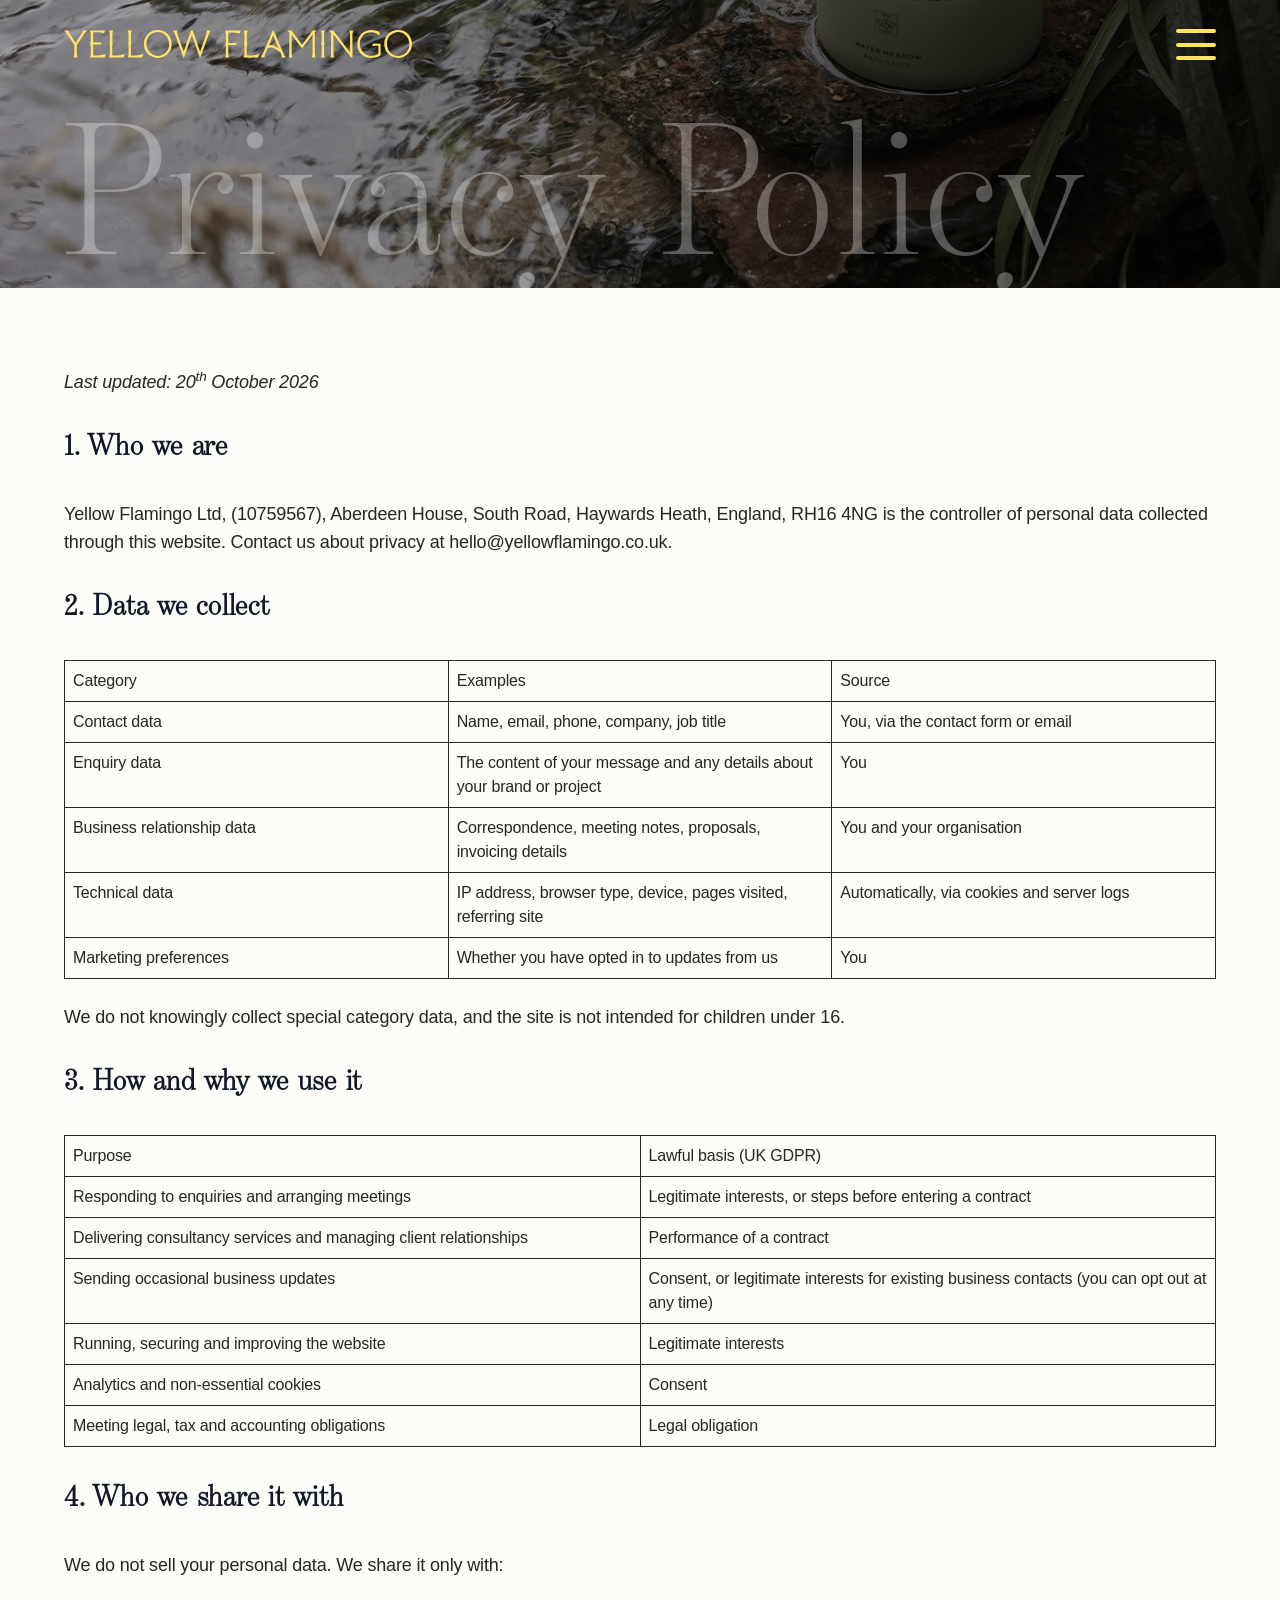
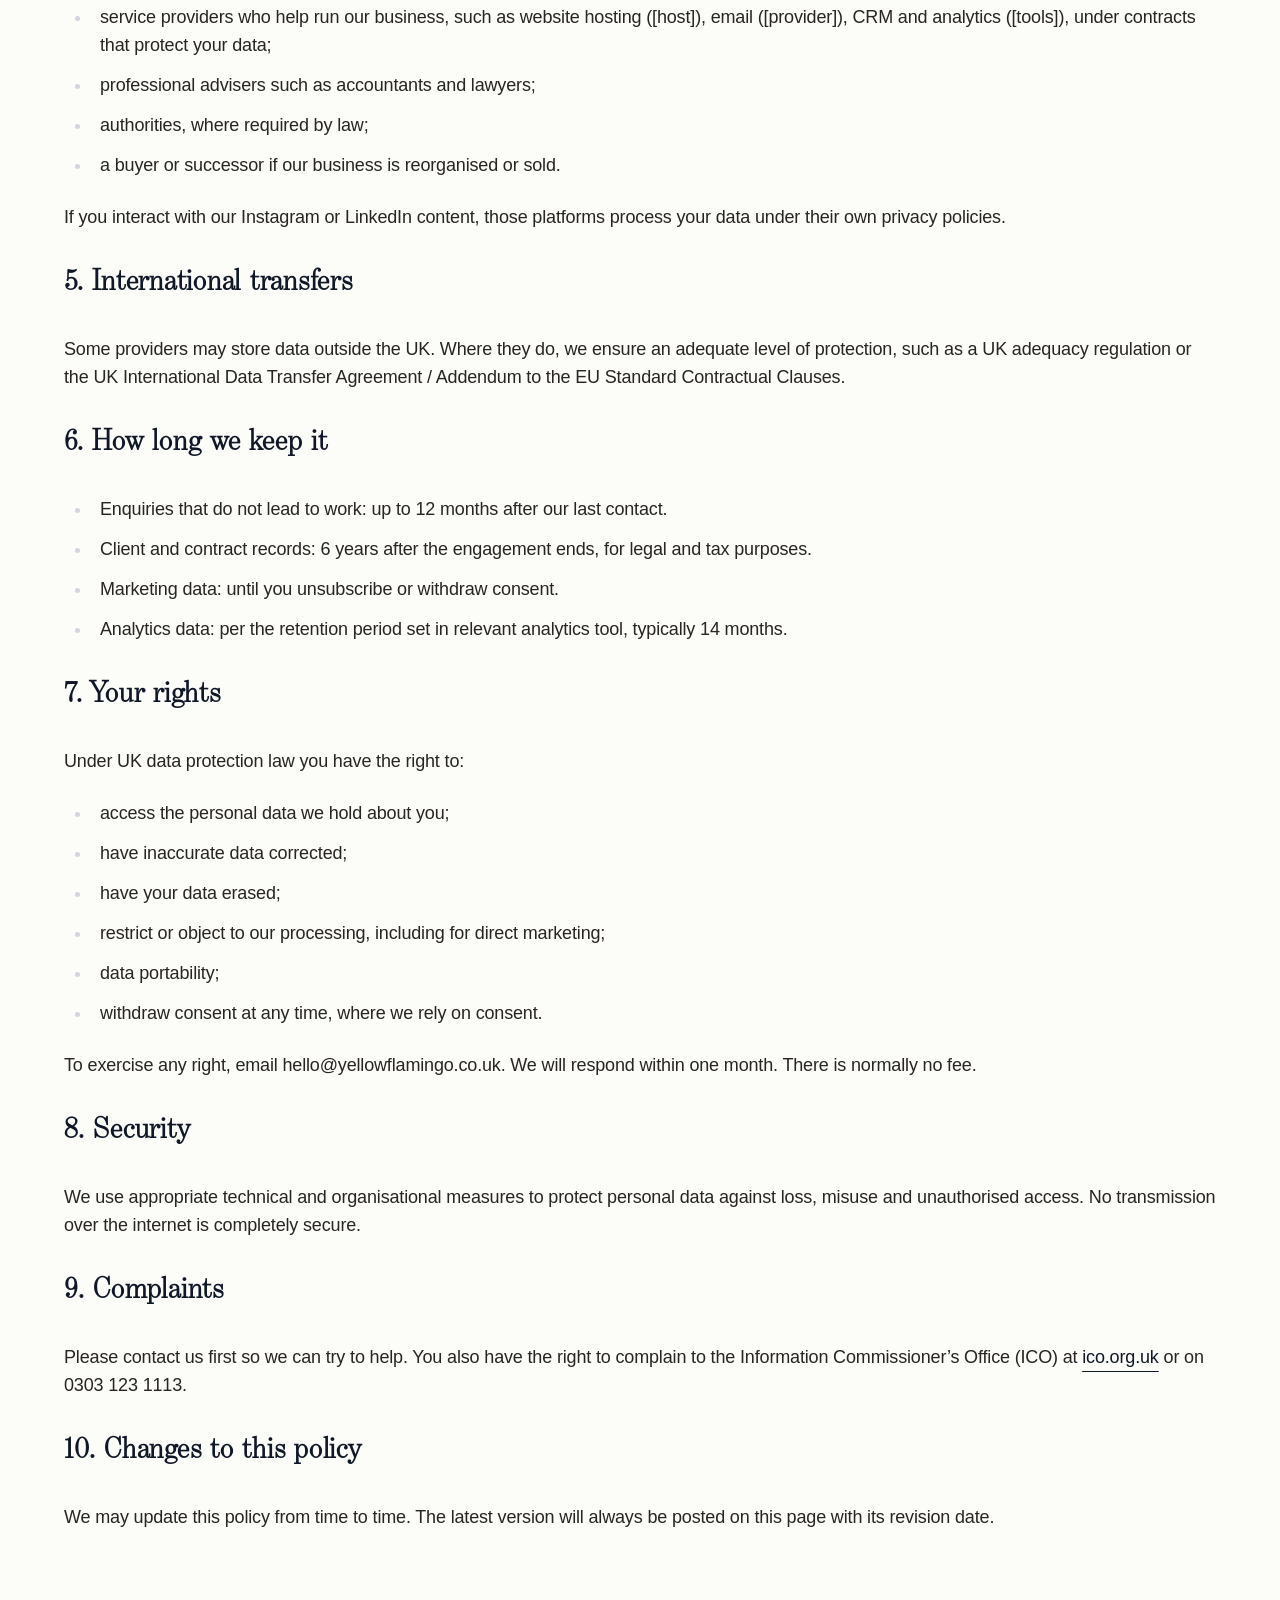
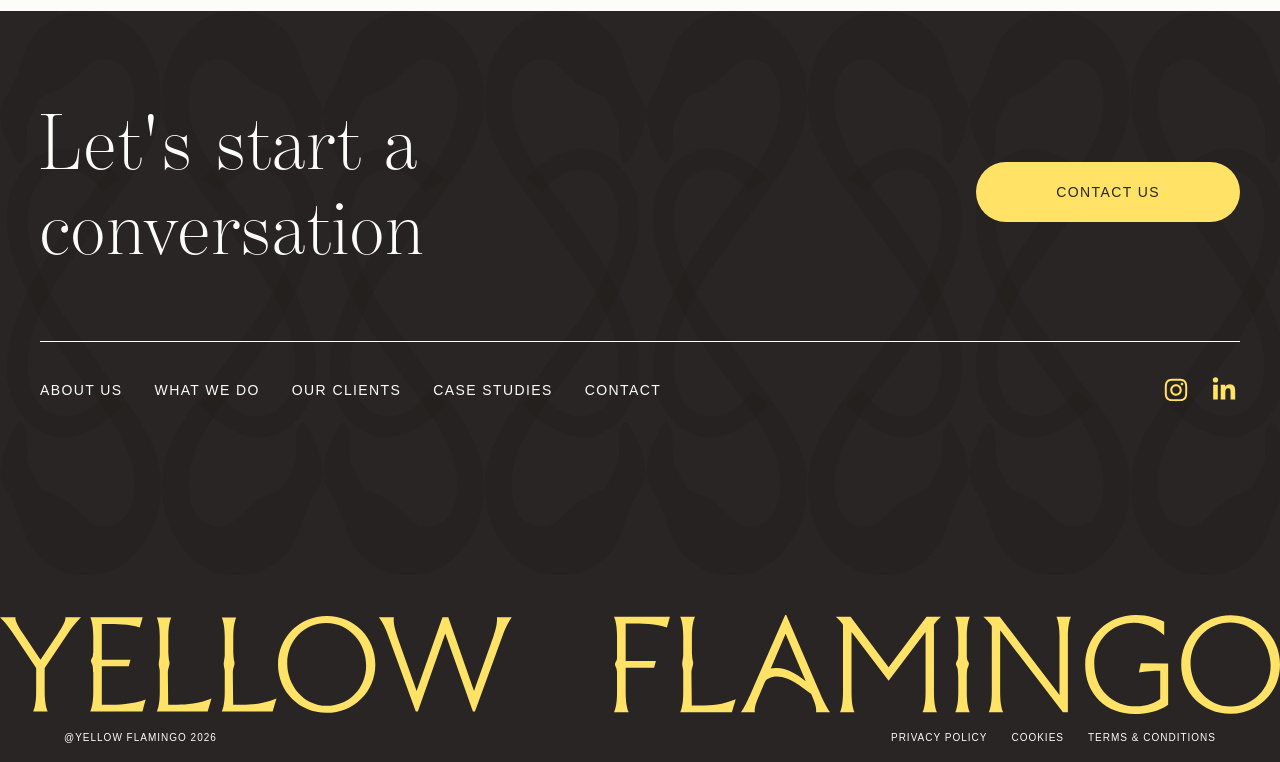
<file: privacy-policy/index.html>
<!DOCTYPE html>
<html lang="en-US">

<head><meta charset="UTF-8">
    
    <meta name="viewport" content="width=device-width, initial-scale=1.0">
    <title>Privacy Policy – Yellow Flamingo</title>
<meta name="robots" content="max-image-preview:large">



<style id="wp-img-auto-sizes-contain-inline-css">
img:is([sizes=auto i],[sizes^="auto," i]){contain-intrinsic-size:3000px 1500px}
/*# sourceURL=wp-img-auto-sizes-contain-inline-css */
</style>
<style id="wp-emoji-styles-inline-css">

	img.wp-smiley, img.emoji {
		display: inline !important;
		border: none !important;
		box-shadow: none !important;
		height: 1em !important;
		width: 1em !important;
		margin: 0 0.07em !important;
		vertical-align: -0.1em !important;
		background: none !important;
		padding: 0 !important;
	}
/*# sourceURL=wp-emoji-styles-inline-css */
</style>
<style id="wp-block-library-inline-css">
:root{--wp-block-synced-color:#7a00df;--wp-block-synced-color--rgb:122,0,223;--wp-bound-block-color:var(--wp-block-synced-color);--wp-editor-canvas-background:#ddd;--wp-admin-theme-color:#007cba;--wp-admin-theme-color--rgb:0,124,186;--wp-admin-theme-color-darker-10:#006ba1;--wp-admin-theme-color-darker-10--rgb:0,107,160.5;--wp-admin-theme-color-darker-20:#005a87;--wp-admin-theme-color-darker-20--rgb:0,90,135;--wp-admin-border-width-focus:2px}@media (min-resolution:192dpi){:root{--wp-admin-border-width-focus:1.5px}}.wp-element-button{cursor:pointer}:root .has-very-light-gray-background-color{background-color:#eee}:root .has-very-dark-gray-background-color{background-color:#313131}:root .has-very-light-gray-color{color:#eee}:root .has-very-dark-gray-color{color:#313131}:root .has-vivid-green-cyan-to-vivid-cyan-blue-gradient-background{background:linear-gradient(135deg,#00d084,#0693e3)}:root .has-purple-crush-gradient-background{background:linear-gradient(135deg,#34e2e4,#4721fb 50%,#ab1dfe)}:root .has-hazy-dawn-gradient-background{background:linear-gradient(135deg,#faaca8,#dad0ec)}:root .has-subdued-olive-gradient-background{background:linear-gradient(135deg,#fafae1,#67a671)}:root .has-atomic-cream-gradient-background{background:linear-gradient(135deg,#fdd79a,#004a59)}:root .has-nightshade-gradient-background{background:linear-gradient(135deg,#330968,#31cdcf)}:root .has-midnight-gradient-background{background:linear-gradient(135deg,#020381,#2874fc)}:root{--wp--preset--font-size--normal:16px;--wp--preset--font-size--huge:42px}.has-regular-font-size{font-size:1em}.has-larger-font-size{font-size:2.625em}.has-normal-font-size{font-size:var(--wp--preset--font-size--normal)}.has-huge-font-size{font-size:var(--wp--preset--font-size--huge)}:root .has-text-align-center{text-align:center}:root .has-text-align-left{text-align:left}:root .has-text-align-right{text-align:right}.has-fit-text{white-space:nowrap!important}#end-resizable-editor-section{display:none}.aligncenter{clear:both}.items-justified-left{justify-content:flex-start}.items-justified-center{justify-content:center}.items-justified-right{justify-content:flex-end}.items-justified-space-between{justify-content:space-between}.screen-reader-text{word-wrap:normal!important;border:0;clip-path:inset(50%);height:1px;margin:-1px;overflow:hidden;padding:0;position:absolute;width:1px;word-break:normal!important}.screen-reader-text:focus{background-color:#ddd;clip-path:none;color:#444;display:block;font-size:1em;height:auto;left:5px;line-height:normal;padding:15px 23px 14px;text-decoration:none;top:5px;width:auto;z-index:100000}html :where(.has-border-color){border-style:solid}html :where([style^=border-color],[style*=";border-color"],[style*="; border-color"]){border-style:solid}html :where([style^=border-top-color],[style*=";border-top-color"],[style*="; border-top-color"]){border-top-style:solid}html :where([style^=border-right-color],[style*=";border-right-color"],[style*="; border-right-color"]){border-right-style:solid}html :where([style^=border-bottom-color],[style*=";border-bottom-color"],[style*="; border-bottom-color"]){border-bottom-style:solid}html :where([style^=border-left-color],[style*=";border-left-color"],[style*="; border-left-color"]){border-left-style:solid}html :where([style^=border-width],[style*=";border-width"],[style*="; border-width"]){border-style:solid}html :where([style^=border-top-width],[style*=";border-top-width"],[style*="; border-top-width"]){border-top-style:solid}html :where([style^=border-right-width],[style*=";border-right-width"],[style*="; border-right-width"]){border-right-style:solid}html :where([style^=border-bottom-width],[style*=";border-bottom-width"],[style*="; border-bottom-width"]){border-bottom-style:solid}html :where([style^=border-left-width],[style*=";border-left-width"],[style*="; border-left-width"]){border-left-style:solid}html :where(img[class*=wp-image-]){height:auto;max-width:100%}:where(figure){margin:0 0 1em}html :where(.is-position-sticky){--wp-admin--admin-bar--position-offset:var(--wp-admin--admin-bar--height,0px)}@media screen and (max-width:600px){html :where(.is-position-sticky){--wp-admin--admin-bar--position-offset:0px}}

/*# sourceURL=/wp-includes/css/dist/block-library/common.min.css */
</style>
<style id="wp-block-heading-inline-css">
h1:where(.wp-block-heading).has-background,h2:where(.wp-block-heading).has-background,h3:where(.wp-block-heading).has-background,h4:where(.wp-block-heading).has-background,h5:where(.wp-block-heading).has-background,h6:where(.wp-block-heading).has-background{padding:1.25em 2.375em}h1.has-text-align-left[style*=writing-mode]:where([style*=vertical-lr]),h1.has-text-align-right[style*=writing-mode]:where([style*=vertical-rl]),h2.has-text-align-left[style*=writing-mode]:where([style*=vertical-lr]),h2.has-text-align-right[style*=writing-mode]:where([style*=vertical-rl]),h3.has-text-align-left[style*=writing-mode]:where([style*=vertical-lr]),h3.has-text-align-right[style*=writing-mode]:where([style*=vertical-rl]),h4.has-text-align-left[style*=writing-mode]:where([style*=vertical-lr]),h4.has-text-align-right[style*=writing-mode]:where([style*=vertical-rl]),h5.has-text-align-left[style*=writing-mode]:where([style*=vertical-lr]),h5.has-text-align-right[style*=writing-mode]:where([style*=vertical-rl]),h6.has-text-align-left[style*=writing-mode]:where([style*=vertical-lr]),h6.has-text-align-right[style*=writing-mode]:where([style*=vertical-rl]){rotate:180deg}
/*# sourceURL=/wp-includes/blocks/heading/style.min.css */
</style>
<style id="wp-block-list-inline-css">
ol,ul{box-sizing:border-box}:root :where(.wp-block-list.has-background){padding:1.25em 2.375em}
/*# sourceURL=/wp-includes/blocks/list/style.min.css */
</style>
<style id="wp-block-paragraph-inline-css">
.is-small-text{font-size:.875em}.is-regular-text{font-size:1em}.is-large-text{font-size:2.25em}.is-larger-text{font-size:3em}.has-drop-cap:not(:focus):first-letter{float:left;font-size:8.4em;font-style:normal;font-weight:100;line-height:.68;margin:.05em .1em 0 0;text-transform:uppercase}body.rtl .has-drop-cap:not(:focus):first-letter{float:none;margin-left:.1em}p.has-drop-cap.has-background{overflow:hidden}:root :where(p.has-background){padding:1.25em 2.375em}:where(p.has-text-color:not(.has-link-color)) a{color:inherit}p.has-text-align-left[style*="writing-mode:vertical-lr"],p.has-text-align-right[style*="writing-mode:vertical-rl"]{rotate:180deg}
/*# sourceURL=/wp-includes/blocks/paragraph/style.min.css */
</style>
<style id="wp-block-table-inline-css">
.wp-block-table{overflow-x:auto}.wp-block-table table{border-collapse:collapse;width:100%}.wp-block-table thead{border-bottom:3px solid}.wp-block-table tfoot{border-top:3px solid}.wp-block-table td,.wp-block-table th{border:1px solid;padding:.5em}.wp-block-table .has-fixed-layout{table-layout:fixed;width:100%}.wp-block-table .has-fixed-layout td,.wp-block-table .has-fixed-layout th{word-break:break-word}.wp-block-table.aligncenter,.wp-block-table.alignleft,.wp-block-table.alignright{display:table;width:auto}.wp-block-table.aligncenter td,.wp-block-table.aligncenter th,.wp-block-table.alignleft td,.wp-block-table.alignleft th,.wp-block-table.alignright td,.wp-block-table.alignright th{word-break:break-word}.wp-block-table .has-subtle-light-gray-background-color{background-color:#f3f4f5}.wp-block-table .has-subtle-pale-green-background-color{background-color:#e9fbe5}.wp-block-table .has-subtle-pale-blue-background-color{background-color:#e7f5fe}.wp-block-table .has-subtle-pale-pink-background-color{background-color:#fcf0ef}.wp-block-table.is-style-stripes{background-color:transparent;border-collapse:inherit;border-spacing:0}.wp-block-table.is-style-stripes tbody tr:nth-child(odd){background-color:#f0f0f0}.wp-block-table.is-style-stripes.has-subtle-light-gray-background-color tbody tr:nth-child(odd){background-color:#f3f4f5}.wp-block-table.is-style-stripes.has-subtle-pale-green-background-color tbody tr:nth-child(odd){background-color:#e9fbe5}.wp-block-table.is-style-stripes.has-subtle-pale-blue-background-color tbody tr:nth-child(odd){background-color:#e7f5fe}.wp-block-table.is-style-stripes.has-subtle-pale-pink-background-color tbody tr:nth-child(odd){background-color:#fcf0ef}.wp-block-table.is-style-stripes td,.wp-block-table.is-style-stripes th{border-color:transparent}.wp-block-table.is-style-stripes{border-bottom:1px solid #f0f0f0}.wp-block-table .has-border-color td,.wp-block-table .has-border-color th,.wp-block-table .has-border-color tr,.wp-block-table .has-border-color>*{border-color:inherit}.wp-block-table table[style*=border-top-color] tr:first-child,.wp-block-table table[style*=border-top-color] tr:first-child td,.wp-block-table table[style*=border-top-color] tr:first-child th,.wp-block-table table[style*=border-top-color]>*,.wp-block-table table[style*=border-top-color]>* td,.wp-block-table table[style*=border-top-color]>* th{border-top-color:inherit}.wp-block-table table[style*=border-top-color] tr:not(:first-child){border-top-color:currentColor}.wp-block-table table[style*=border-right-color] td:last-child,.wp-block-table table[style*=border-right-color] th,.wp-block-table table[style*=border-right-color] tr,.wp-block-table table[style*=border-right-color]>*{border-right-color:inherit}.wp-block-table table[style*=border-bottom-color] tr:last-child,.wp-block-table table[style*=border-bottom-color] tr:last-child td,.wp-block-table table[style*=border-bottom-color] tr:last-child th,.wp-block-table table[style*=border-bottom-color]>*,.wp-block-table table[style*=border-bottom-color]>* td,.wp-block-table table[style*=border-bottom-color]>* th{border-bottom-color:inherit}.wp-block-table table[style*=border-bottom-color] tr:not(:last-child){border-bottom-color:currentColor}.wp-block-table table[style*=border-left-color] td:first-child,.wp-block-table table[style*=border-left-color] th,.wp-block-table table[style*=border-left-color] tr,.wp-block-table table[style*=border-left-color]>*{border-left-color:inherit}.wp-block-table table[style*=border-style] td,.wp-block-table table[style*=border-style] th,.wp-block-table table[style*=border-style] tr,.wp-block-table table[style*=border-style]>*{border-style:inherit}.wp-block-table table[style*=border-width] td,.wp-block-table table[style*=border-width] th,.wp-block-table table[style*=border-width] tr,.wp-block-table table[style*=border-width]>*{border-style:inherit;border-width:inherit}
/*# sourceURL=/wp-includes/blocks/table/style.min.css */
</style>

<style id="classic-theme-styles-inline-css">
/*! This file is auto-generated */
.wp-block-button__link{color:#fff;background-color:#32373c;border-radius:9999px;box-shadow:none;text-decoration:none;padding:calc(.667em + 2px) calc(1.333em + 2px);font-size:1.125em}.wp-block-file__button{background:#32373c;color:#fff;text-decoration:none}
/*# sourceURL=/wp-includes/css/classic-themes.min.css */
</style>

<style id="global-styles-inline-css">
:root{--wp--preset--aspect-ratio--square: 1;--wp--preset--aspect-ratio--4-3: 4/3;--wp--preset--aspect-ratio--3-4: 3/4;--wp--preset--aspect-ratio--3-2: 3/2;--wp--preset--aspect-ratio--2-3: 2/3;--wp--preset--aspect-ratio--16-9: 16/9;--wp--preset--aspect-ratio--9-16: 9/16;--wp--preset--color--black: #000000;--wp--preset--color--cyan-bluish-gray: #abb8c3;--wp--preset--color--white: #ffffff;--wp--preset--color--pale-pink: #f78da7;--wp--preset--color--vivid-red: #cf2e2e;--wp--preset--color--luminous-vivid-orange: #ff6900;--wp--preset--color--luminous-vivid-amber: #fcb900;--wp--preset--color--light-green-cyan: #7bdcb5;--wp--preset--color--vivid-green-cyan: #00d084;--wp--preset--color--pale-cyan-blue: #8ed1fc;--wp--preset--color--vivid-cyan-blue: #0693e3;--wp--preset--color--vivid-purple: #9b51e0;--wp--preset--gradient--vivid-cyan-blue-to-vivid-purple: linear-gradient(135deg,rgb(6,147,227) 0%,rgb(155,81,224) 100%);--wp--preset--gradient--light-green-cyan-to-vivid-green-cyan: linear-gradient(135deg,rgb(122,220,180) 0%,rgb(0,208,130) 100%);--wp--preset--gradient--luminous-vivid-amber-to-luminous-vivid-orange: linear-gradient(135deg,rgb(252,185,0) 0%,rgb(255,105,0) 100%);--wp--preset--gradient--luminous-vivid-orange-to-vivid-red: linear-gradient(135deg,rgb(255,105,0) 0%,rgb(207,46,46) 100%);--wp--preset--gradient--very-light-gray-to-cyan-bluish-gray: linear-gradient(135deg,rgb(238,238,238) 0%,rgb(169,184,195) 100%);--wp--preset--gradient--cool-to-warm-spectrum: linear-gradient(135deg,rgb(74,234,220) 0%,rgb(151,120,209) 20%,rgb(207,42,186) 40%,rgb(238,44,130) 60%,rgb(251,105,98) 80%,rgb(254,248,76) 100%);--wp--preset--gradient--blush-light-purple: linear-gradient(135deg,rgb(255,206,236) 0%,rgb(152,150,240) 100%);--wp--preset--gradient--blush-bordeaux: linear-gradient(135deg,rgb(254,205,165) 0%,rgb(254,45,45) 50%,rgb(107,0,62) 100%);--wp--preset--gradient--luminous-dusk: linear-gradient(135deg,rgb(255,203,112) 0%,rgb(199,81,192) 50%,rgb(65,88,208) 100%);--wp--preset--gradient--pale-ocean: linear-gradient(135deg,rgb(255,245,203) 0%,rgb(182,227,212) 50%,rgb(51,167,181) 100%);--wp--preset--gradient--electric-grass: linear-gradient(135deg,rgb(202,248,128) 0%,rgb(113,206,126) 100%);--wp--preset--gradient--midnight: linear-gradient(135deg,rgb(2,3,129) 0%,rgb(40,116,252) 100%);--wp--preset--font-size--small: 13px;--wp--preset--font-size--medium: 20px;--wp--preset--font-size--large: 36px;--wp--preset--font-size--x-large: 42px;--wp--preset--spacing--20: 0.44rem;--wp--preset--spacing--30: 0.67rem;--wp--preset--spacing--40: 1rem;--wp--preset--spacing--50: 1.5rem;--wp--preset--spacing--60: 2.25rem;--wp--preset--spacing--70: 3.38rem;--wp--preset--spacing--80: 5.06rem;--wp--preset--shadow--natural: 6px 6px 9px rgba(0, 0, 0, 0.2);--wp--preset--shadow--deep: 12px 12px 50px rgba(0, 0, 0, 0.4);--wp--preset--shadow--sharp: 6px 6px 0px rgba(0, 0, 0, 0.2);--wp--preset--shadow--outlined: 6px 6px 0px -3px rgb(255, 255, 255), 6px 6px rgb(0, 0, 0);--wp--preset--shadow--crisp: 6px 6px 0px rgb(0, 0, 0);}.wp-block-button{--wp--preset--dimension--25: 25%;--wp--preset--dimension--50: 50%;--wp--preset--dimension--75: 75%;--wp--preset--dimension--100: 100%;}:where(body) { margin: 0; }:where(.is-layout-flex){gap: 0.5em;}:where(.is-layout-grid){gap: 0.5em;}body .is-layout-flex{display: flex;}.is-layout-flex{flex-wrap: wrap;align-items: center;}.is-layout-flex > :is(*, div){margin: 0;}body .is-layout-grid{display: grid;}.is-layout-grid > :is(*, div){margin: 0;}body{padding-top: 0px;padding-right: 0px;padding-bottom: 0px;padding-left: 0px;}:root :where(.wp-element-button, .wp-block-button__link){background-color: #32373c;border-width: 0;color: #fff;font-family: inherit;font-size: inherit;font-style: inherit;font-weight: inherit;letter-spacing: inherit;line-height: inherit;padding-top: calc(0.667em + 2px);padding-right: calc(1.333em + 2px);padding-bottom: calc(0.667em + 2px);padding-left: calc(1.333em + 2px);text-decoration: none;text-transform: inherit;}.has-black-color{color: var(--wp--preset--color--black) !important;}.has-cyan-bluish-gray-color{color: var(--wp--preset--color--cyan-bluish-gray) !important;}.has-white-color{color: var(--wp--preset--color--white) !important;}.has-pale-pink-color{color: var(--wp--preset--color--pale-pink) !important;}.has-vivid-red-color{color: var(--wp--preset--color--vivid-red) !important;}.has-luminous-vivid-orange-color{color: var(--wp--preset--color--luminous-vivid-orange) !important;}.has-luminous-vivid-amber-color{color: var(--wp--preset--color--luminous-vivid-amber) !important;}.has-light-green-cyan-color{color: var(--wp--preset--color--light-green-cyan) !important;}.has-vivid-green-cyan-color{color: var(--wp--preset--color--vivid-green-cyan) !important;}.has-pale-cyan-blue-color{color: var(--wp--preset--color--pale-cyan-blue) !important;}.has-vivid-cyan-blue-color{color: var(--wp--preset--color--vivid-cyan-blue) !important;}.has-vivid-purple-color{color: var(--wp--preset--color--vivid-purple) !important;}.has-black-background-color{background-color: var(--wp--preset--color--black) !important;}.has-cyan-bluish-gray-background-color{background-color: var(--wp--preset--color--cyan-bluish-gray) !important;}.has-white-background-color{background-color: var(--wp--preset--color--white) !important;}.has-pale-pink-background-color{background-color: var(--wp--preset--color--pale-pink) !important;}.has-vivid-red-background-color{background-color: var(--wp--preset--color--vivid-red) !important;}.has-luminous-vivid-orange-background-color{background-color: var(--wp--preset--color--luminous-vivid-orange) !important;}.has-luminous-vivid-amber-background-color{background-color: var(--wp--preset--color--luminous-vivid-amber) !important;}.has-light-green-cyan-background-color{background-color: var(--wp--preset--color--light-green-cyan) !important;}.has-vivid-green-cyan-background-color{background-color: var(--wp--preset--color--vivid-green-cyan) !important;}.has-pale-cyan-blue-background-color{background-color: var(--wp--preset--color--pale-cyan-blue) !important;}.has-vivid-cyan-blue-background-color{background-color: var(--wp--preset--color--vivid-cyan-blue) !important;}.has-vivid-purple-background-color{background-color: var(--wp--preset--color--vivid-purple) !important;}.has-black-border-color{border-color: var(--wp--preset--color--black) !important;}.has-cyan-bluish-gray-border-color{border-color: var(--wp--preset--color--cyan-bluish-gray) !important;}.has-white-border-color{border-color: var(--wp--preset--color--white) !important;}.has-pale-pink-border-color{border-color: var(--wp--preset--color--pale-pink) !important;}.has-vivid-red-border-color{border-color: var(--wp--preset--color--vivid-red) !important;}.has-luminous-vivid-orange-border-color{border-color: var(--wp--preset--color--luminous-vivid-orange) !important;}.has-luminous-vivid-amber-border-color{border-color: var(--wp--preset--color--luminous-vivid-amber) !important;}.has-light-green-cyan-border-color{border-color: var(--wp--preset--color--light-green-cyan) !important;}.has-vivid-green-cyan-border-color{border-color: var(--wp--preset--color--vivid-green-cyan) !important;}.has-pale-cyan-blue-border-color{border-color: var(--wp--preset--color--pale-cyan-blue) !important;}.has-vivid-cyan-blue-border-color{border-color: var(--wp--preset--color--vivid-cyan-blue) !important;}.has-vivid-purple-border-color{border-color: var(--wp--preset--color--vivid-purple) !important;}.has-vivid-cyan-blue-to-vivid-purple-gradient-background{background: var(--wp--preset--gradient--vivid-cyan-blue-to-vivid-purple) !important;}.has-light-green-cyan-to-vivid-green-cyan-gradient-background{background: var(--wp--preset--gradient--light-green-cyan-to-vivid-green-cyan) !important;}.has-luminous-vivid-amber-to-luminous-vivid-orange-gradient-background{background: var(--wp--preset--gradient--luminous-vivid-amber-to-luminous-vivid-orange) !important;}.has-luminous-vivid-orange-to-vivid-red-gradient-background{background: var(--wp--preset--gradient--luminous-vivid-orange-to-vivid-red) !important;}.has-very-light-gray-to-cyan-bluish-gray-gradient-background{background: var(--wp--preset--gradient--very-light-gray-to-cyan-bluish-gray) !important;}.has-cool-to-warm-spectrum-gradient-background{background: var(--wp--preset--gradient--cool-to-warm-spectrum) !important;}.has-blush-light-purple-gradient-background{background: var(--wp--preset--gradient--blush-light-purple) !important;}.has-blush-bordeaux-gradient-background{background: var(--wp--preset--gradient--blush-bordeaux) !important;}.has-luminous-dusk-gradient-background{background: var(--wp--preset--gradient--luminous-dusk) !important;}.has-pale-ocean-gradient-background{background: var(--wp--preset--gradient--pale-ocean) !important;}.has-electric-grass-gradient-background{background: var(--wp--preset--gradient--electric-grass) !important;}.has-midnight-gradient-background{background: var(--wp--preset--gradient--midnight) !important;}.has-small-font-size{font-size: var(--wp--preset--font-size--small) !important;}.has-medium-font-size{font-size: var(--wp--preset--font-size--medium) !important;}.has-large-font-size{font-size: var(--wp--preset--font-size--large) !important;}.has-x-large-font-size{font-size: var(--wp--preset--font-size--x-large) !important;}
/*# sourceURL=global-styles-inline-css */
</style>

<link rel="stylesheet" id="yellow-flamingo-style-css" href="/wp-content/themes/yellow-flamingo/style.css?ver=1.0.0" media="all">
<link rel="EditURI" type="application/rsd+xml" title="RSD" href="/xmlrpc.php?rsd">
<meta name="generator" content="WordPress 7.1.3">
<link rel="canonical" href="/privacy-policy/">
<link rel="shortlink" href="/?p=3">
</head>

<body class="privacy-policy wp-singular page-template-default page page-id-3 wp-theme-yellow-flamingo gradient-bg">

    <a href="#main-content" class="sr-only focus:not-sr-only focus:absolute focus:top-4 focus:left-4 focus:z-[100] focus:px-4 focus:py-2 focus:bg-primary focus:text-white focus:rounded-lg">
        Skip to main content
    </a>

    <header class="site-header fixed inset-x-0 top-0 z-50">
        <div id="header-bg" aria-hidden="true" class="pointer-events-none absolute inset-x-0 top-0 h-22 bg-transparent transition-colors duration-300 z-10"></div>

        <div class="container relative z-10 mx-auto flex w-full items-center justify-between px-6 py-4 sm:px-10 lg:px-16 h-22">
                            <a href="/" class="flex shrink-0 items-center gap-1.5" aria-label="Yellow Flamingo — Home">
                    <img src="/wp-content/themes/yellow-flamingo/assets/images/yellow.svg" alt="" class="h-5 w-auto sm:h-7">
                    <img src="/wp-content/themes/yellow-flamingo/assets/images/flamingo.svg" alt="" class="h-5 pl-2 w-auto sm:h-7">
                </a>
            
            <button type="button" id="menu-toggle" class="group relative z-70 flex h-7 w-10 items-center justify-center cursor-pointer" aria-label="Open menu" aria-expanded="false" aria-controls="primary-menu">
                <svg xmlns="http://www.w3.org/2000/svg" width="40" height="31" viewbox="0 0 40 31" fill="none">
                    <line x1="2" y1="2" x2="38" y2="2" stroke="#FFE266" stroke-width="4" stroke-linecap="round" class="origin-center transform-fill transition-transform duration-300 group-aria-expanded:translate-y-[13.5px] group-aria-expanded:rotate-45"></line>
                    <line x1="2" y1="16" x2="38" y2="16" stroke="#FFE266" stroke-width="4" stroke-linecap="round" class="origin-center transform-fill transition-all duration-300 group-aria-expanded:scale-x-0 group-aria-expanded:opacity-0"></line>
                    <line x1="2" y1="29" x2="38" y2="29" stroke="#FFE266" stroke-width="4" stroke-linecap="round" class="origin-center transform-fill transition-transform duration-300 group-aria-expanded:translate-y-[-13.5px] group-aria-expanded:-rotate-45"></line>
                </svg>
            </button>
        </div>
    </header>

    <div id="primary-menu" class="pointer-events-none fixed inset-0 z-60 opacity-0 transition-opacity duration-300" role="dialog" aria-modal="true" aria-label="Site menu" aria-hidden="true" inert>
        <div class="grid h-full w-full grid-cols-1 overflow-y-auto lg:grid-cols-2">
            <div class="relative flex flex-col items-center justify-center gap-10 bg-charcoal py-24">
                <div class="pointer-events-none fixed inset-x-0 top-0 z-80 container mx-auto flex w-full items-center justify-end px-6 py-4 sm:px-10 lg:hidden lg:px-16 h-22">
                    <button type="button" data-menu-close class="pointer-events-auto relative z-70 flex h-7 w-10 items-center justify-center text-primary" aria-label="Close menu">
                        <svg class="h-6 w-6" xmlns="http://www.w3.org/2000/svg" width="28" height="28" viewbox="0 0 28 28" fill="currentColor">
                            <path d="M26 2L2 26M2 2L26 26" stroke="currentColor" stroke-width="4" stroke-linecap="round" stroke-linejoin="round"></path>
                        </svg>
                    </button>
                </div>

                <div class="pointer-events-none fixed inset-x-0 top-0 z-80 container mx-auto flex w-full justify-start px-6 py-4 sm:px-10 lg:px-16 h-22">
                    <a href="/" class="pointer-events-auto relative z-81 flex shrink-0 items-center gap-1.5" aria-label="Yellow Flamingo — Home">
                        <img src="/wp-content/themes/yellow-flamingo/assets/images/yellow.svg" alt="" class="h-5 w-auto sm:h-7">
                        <img src="/wp-content/themes/yellow-flamingo/assets/images/flamingo.svg" alt="" class="h-5 pl-2 w-auto sm:h-7">
                    </a>
                </div>

                <div class="pointer-events-none fixed inset-x-0 top-0 z-80 container mx-auto flex h-full items-center justify-center px-6 sm:px-10 lg:justify-start lg:px-16">
                    <div class="pointer-events-auto flex flex-col items-center gap-10 lg:items-start">
                        <nav aria-label="Primary" class="flex flex-col items-center gap-6 text-center sm:gap-4 [&amp;_a]:link-underline [&amp;_a]:font-display [&amp;_a]:text-4xl [&amp;_a]:font-light [&amp;_a]:leading-tight [&amp;_a]:text-snow [&amp;_a]:transition-colors [&amp;_a]:duration-300 [&amp;_a:hover]:text-primary [&amp;_li]:list-none sm:[&amp;_a]:text-5xl lg:items-start lg:text-left lg:[&amp;_a]:text-5xl">
                            <li id="menu-item-23" class="menu-item menu-item-type-post_type menu-item-object-page menu-item-23"><a href="/about-us/">About Us</a></li>
<li id="menu-item-26" class="menu-item menu-item-type-post_type menu-item-object-page menu-item-26"><a href="/what-we-do/">What We Do</a></li>
<li id="menu-item-25" class="menu-item menu-item-type-post_type menu-item-object-page menu-item-25"><a href="/our-clients/">Our Clients</a></li>
<li id="menu-item-24" class="menu-item menu-item-type-post_type menu-item-object-page menu-item-24"><a href="/case-studies/">Case Studies</a></li>
                        </nav>

                        <a href="/contact-us/" class="inline-flex w-fit shrink-0 items-center justify-center rounded-full bg-primary px-20 py-5 font-sans text-sm font-medium tracking-[1.4px] text-charcoal uppercase transition-colors duration-300 hover:bg-primary/90">
                            Contact Us
                        </a>
                    </div>
                </div>
            </div>

            <div class="relative hidden flex-col items-center justify-center bg-primary py-10 lg:flex lg:py-16">
                <div class="pointer-events-none fixed inset-x-0 top-0 z-80 container mx-auto hidden w-full items-center justify-end px-6 py-4 sm:px-10 lg:flex lg:px-16 h-22">
                    <button type="button" data-menu-close class="pointer-events-auto relative z-70 flex h-7 w-10 items-center justify-center text-charcoal cursor-pointer" aria-label="Close menu">
                        <svg class="h-6 w-6" xmlns="http://www.w3.org/2000/svg" width="28" height="28" viewbox="0 0 28 28" fill="none">
                            <path d="M26 2L2 26M2 2L26 26" stroke="#1E1E1E" stroke-width="4" stroke-linecap="round" stroke-linejoin="round"></path>
                        </svg>
                    </button>
                </div>

                <div class="pointer-events-none fixed inset-x-0 top-0 z-80 hidden h-full container mx-auto items-center justify-end px-6 sm:px-10 lg:flex lg:px-16">
                                        <div class="pointer-events-auto w-95 overflow-hidden rounded-sm bg-charcoal">
                                                    <img width="546" height="724" src="/wp-content/uploads/2026/10/AKT-1.webp" class="aspect-4/3 w-full object-cover transition-transform duration-300 group-hover:scale-105 wp-post-image" alt="" decoding="async" fetchpriority="high" srcset="/wp-content/uploads/2026/10/AKT-1.webp 546w, /wp-content/uploads/2026/10/AKT-1-226x300.webp 226w" sizes="(max-width: 546px) 100vw, 546px">                                                <div class="px-8 py-10">
                            <p class="font-sans text-sm font-medium tracking-[1.4px] text-snow uppercase">
                                AKT London                            </p>
                            <p class="mt-4 font-display text-2xl leading-tight font-light text-snow">Retail readiness and wholesale foundations for a bodycare start-up on the rise                            </p>
                            <a href="/case-studies/#akt-london" class="eyebrow text-underline mt-4 inline-block text-primary uppercase transition-colors duration-300 hover:text-primary/80">
                                Read the case study
                            </a>
                        </div>
                    </div>
                                    
                </div>
            </div>
        </div>
    </div>


    <main id="main-content" role="main">
<article id="single-page page3" class="post-3 page type-page status-publish has-post-thumbnail hentry">

    <!-- Page Header -->
    <header class="archive-header relative flex h-72 w-full items-center justify-center overflow-hidden bg-charcoal">

                    <img width="1440" height="625" src="/wp-content/uploads/2026/10/our-clients-hero.png" class="absolute inset-0 h-full w-full object-cover wp-post-image" alt="" loading="lazy" decoding="async" srcset="/wp-content/uploads/2026/10/our-clients-hero.png 1440w, /wp-content/uploads/2026/10/our-clients-hero-300x130.png 300w, /wp-content/uploads/2026/10/our-clients-hero-1024x444.png 1024w, /wp-content/uploads/2026/10/our-clients-hero-768x333.png 768w" sizes="auto, (max-width: 1440px) 100vw, 1440px">        
        <div class="absolute inset-0 h-72 opacity-100 bg-linear-89 from-black/20 to-black/80"></div>

        <h1 class="container absolute inset-x-0 bottom-0 z-10 mx-auto px-6 text-left font-display text-8xl leading-[0.85] font-light text-white/30 sm:px-10 sm:text-[10rem] lg:px-16 lg:text-[12rem] tracking-wide">
            Privacy Policy        </h1>
    </header>

    <section class="bg-snow">
        <div class="container mx-auto w-full px-6 py-20 sm:px-10 lg:px-16">
            <div class="prose prose-lg font-sans leading-7 text-charcoal max-w-none prose-headings:my-8 prose-headings:font-display prose-headings:tracking-wide prose-a:font-normal prose-a:underline prose-a:underline-offset-8 prose-a:hover:decoration-charcoal">
                
<p class="wp-block-paragraph"><em>Last updated: 20</em><em><sup>th</sup></em> <em>October 2026</em></p>



<h2 class="wp-block-heading"><strong>1. Who we are</strong></h2>



<p class="wp-block-paragraph">Yellow Flamingo Ltd, (10759567), Aberdeen House, South Road, Haywards Heath, England, RH16 4NG is the controller of personal data collected through this website. Contact us about privacy at hello@yellowflamingo.co.uk.</p>



<h2 class="wp-block-heading"><strong>2. Data we collect</strong></h2>



<figure class="wp-block-table"><table class="has-fixed-layout"><tbody><tr><td>Category</td><td>Examples</td><td>Source</td></tr><tr><td>Contact data</td><td>Name, email, phone, company, job title</td><td>You, via the contact form or email</td></tr><tr><td>Enquiry data</td><td>The content of your message and any details about your brand or project</td><td>You</td></tr><tr><td>Business relationship data</td><td>Correspondence, meeting notes, proposals, invoicing details</td><td>You and your organisation</td></tr><tr><td>Technical data</td><td>IP address, browser type, device, pages visited, referring site</td><td>Automatically, via cookies and server logs</td></tr><tr><td>Marketing preferences</td><td>Whether you have opted in to updates from us</td><td>You</td></tr></tbody></table></figure>



<p class="wp-block-paragraph">We do not knowingly collect special category data, and the site is not intended for children under 16.</p>



<h2 class="wp-block-heading"><strong>3. How and why we use it</strong></h2>



<figure class="wp-block-table"><table class="has-fixed-layout"><tbody><tr><td>Purpose</td><td>Lawful basis (UK GDPR)</td></tr><tr><td>Responding to enquiries and arranging meetings</td><td>Legitimate interests, or steps before entering a contract</td></tr><tr><td>Delivering consultancy services and managing client relationships</td><td>Performance of a contract</td></tr><tr><td>Sending occasional business updates</td><td>Consent, or legitimate interests for existing business contacts (you can opt out at any time)</td></tr><tr><td>Running, securing and improving the website</td><td>Legitimate interests</td></tr><tr><td>Analytics and non-essential cookies</td><td>Consent</td></tr><tr><td>Meeting legal, tax and accounting obligations</td><td>Legal obligation</td></tr></tbody></table></figure>



<h2 class="wp-block-heading"><strong>4. Who we share it with</strong></h2>



<p class="wp-block-paragraph">We do not sell your personal data. We share it only with:</p>



<ul class="wp-block-list">
<li>service providers who help run our business, such as website hosting ([host]), email ([provider]), CRM and analytics ([tools]), under contracts that protect your data;</li>



<li>professional advisers such as accountants and lawyers;</li>



<li>authorities, where required by law;</li>



<li>a buyer or successor if our business is reorganised or sold.</li>
</ul>



<p class="wp-block-paragraph">If you interact with our Instagram or LinkedIn content, those platforms process your data under their own privacy policies.</p>



<h2 class="wp-block-heading"><strong>5. International transfers</strong></h2>



<p class="wp-block-paragraph">Some providers may store data outside the UK. Where they do, we ensure an adequate level of protection, such as a UK adequacy regulation or the UK International Data Transfer Agreement / Addendum to the EU Standard Contractual Clauses.</p>



<h2 class="wp-block-heading"><strong>6. How long we keep it</strong></h2>



<ul class="wp-block-list">
<li>Enquiries that do not lead to work: up to 12 months after our last contact.</li>



<li>Client and contract records: 6 years after the engagement ends, for legal and tax purposes.</li>



<li>Marketing data: until you unsubscribe or withdraw consent.</li>



<li>Analytics data: per the retention period set in relevant analytics tool, typically 14 months.</li>
</ul>



<h2 class="wp-block-heading"><strong>7. Your rights</strong></h2>



<p class="wp-block-paragraph">Under UK data protection law you have the right to:</p>



<ul class="wp-block-list">
<li>access the personal data we hold about you;</li>



<li>have inaccurate data corrected;</li>



<li>have your data erased;</li>



<li>restrict or object to our processing, including for direct marketing;</li>



<li>data portability;</li>



<li>withdraw consent at any time, where we rely on consent.</li>
</ul>



<p class="wp-block-paragraph">To exercise any right, email hello@yellowflamingo.co.uk. We will respond within one month. There is normally no fee.</p>



<h2 class="wp-block-heading"><strong>8. Security</strong></h2>



<p class="wp-block-paragraph">We use appropriate technical and organisational measures to protect personal data against loss, misuse and unauthorised access. No transmission over the internet is completely secure.</p>



<h2 class="wp-block-heading"><strong>9. Complaints</strong></h2>



<p class="wp-block-paragraph">Please contact us first so we can try to help. You also have the right to complain to the Information Commissioner’s Office (ICO) at <a href="https://ico.org.uk/">ico.org.uk</a> or on 0303 123 1113.</p>



<h2 class="wp-block-heading"><strong>10. Changes to this policy</strong></h2>



<p class="wp-block-paragraph">We may update this policy from time to time. The latest version will always be posted on this page with its revision date.</p>
            </div>
        </div>
    </section>

</article>

</main>
<!-- End of Main Content -->

<!-- Footer -->
<footer class="relative overflow-hidden bg-charcoal text-snow">
    <div class="relative lg:min-h-141">
        <div aria-hidden="true" class="pointer-events-none absolute inset-0 bg-repeat" style="background-image:url('/wp-content/themes/yellow-flamingo/assets/images/pattern.svg');">
        </div>

        <div class="container relative z-10 mx-auto w-full px-6 pt-20 pb-10 sm:px-10 md:pt-24 lg:px=20">
            <div class="flex flex-col items-center gap-10 text-center md:flex-row md:items-center md:justify-between md:text-left">
                <h2 class="font-display text-5xl leading-[1.05] font-light text-snow sm:text-6xl lg:text-[5rem] lg:leading-21.25 tracking-wide">
                    Let's start a<br>
                    conversation
                </h2>
                <a href="/contact-us/" class="inline-flex shrink-0 items-center justify-center rounded-full bg-primary px-20 py-5 font-sans text-sm font-medium tracking-[1.4px] text-charcoal uppercase transition-colors duration-300 hover:bg-primary/90">
                    Contact Us
                </a>
            </div>

            <div class="mt-14 border-t border-snow md:mt-16"></div>

            <div class="mt-8 grid grid-cols-2 grid-flow-col grid-rows-3 items-center gap-x-8 gap-y-6 sm:flex sm:flex-row sm:gap-y-3 sm:items-center sm:justify-between">
                <nav aria-label="Footer" class="contents sm:flex sm:flex-wrap sm:items-center sm:gap-x-8 sm:gap-y-3 [&amp;_a]:font-sans [&amp;_a]:text-sm [&amp;_a]:font-medium [&amp;_a]:tracking-[1.4px] [&amp;_a]:text-snow [&amp;_a]:uppercase [&amp;_a]:transition-colors [&amp;_a]:duration-300 [&amp;_a:hover]:text-primary [&amp;_li]:list-none">
                    <li id="menu-item-6" class="menu-item menu-item-type-custom menu-item-object-custom menu-item-6"><a href="/about-us/">About Us</a></li>
<li id="menu-item-7" class="menu-item menu-item-type-custom menu-item-object-custom menu-item-7"><a href="/what-we-do/">What We Do</a></li>
<li id="menu-item-9" class="menu-item menu-item-type-custom menu-item-object-custom menu-item-9"><a href="/our-clients/">Our Clients</a></li>
<li id="menu-item-10" class="menu-item menu-item-type-custom menu-item-object-custom menu-item-10"><a href="/case-studies/">Case Studies</a></li>
<li id="menu-item-27" class="menu-item menu-item-type-post_type menu-item-object-page menu-item-27"><a href="/contact-us/">Contact</a></li>
                </nav>
                <div class="flex items-center gap-4">
                    <a href="https://www.instagram.com/yellow.flamingo/" target="_blank" rel="noopener noreferrer" class="text-primary transition-colors duration-300 hover:text-primary/80">
                        <span class="sr-only">Instagram</span>
                        <svg xmlns="http://www.w3.org/2000/svg" viewbox="0 0 640 640" fill="currentColor" class="h-8 w-8">
                            <path d="M320.3 205C256.8 204.8 205.2 256.2 205 319.7C204.8 383.2 256.2 434.8 319.7 435C383.2 435.2 434.8 383.8 435 320.3C435.2 256.8 383.8 205.2 320.3 205zM319.7 245.4C360.9 245.2 394.4 278.5 394.6 319.7C394.8 360.9 361.5 394.4 320.3 394.6C279.1 394.8 245.6 361.5 245.4 320.3C245.2 279.1 278.5 245.6 319.7 245.4zM413.1 200.3C413.1 185.5 425.1 173.5 439.9 173.5C454.7 173.5 466.7 185.5 466.7 200.3C466.7 215.1 454.7 227.1 439.9 227.1C425.1 227.1 413.1 215.1 413.1 200.3zM542.8 227.5C541.1 191.6 532.9 159.8 506.6 133.6C480.4 107.4 448.6 99.2 412.7 97.4C375.7 95.3 264.8 95.3 227.8 97.4C192 99.1 160.2 107.3 133.9 133.5C107.6 159.7 99.5 191.5 97.7 227.4C95.6 264.4 95.6 375.3 97.7 412.3C99.4 448.2 107.6 480 133.9 506.2C160.2 532.4 191.9 540.6 227.8 542.4C264.8 544.5 375.7 544.5 412.7 542.4C448.6 540.7 480.4 532.5 506.6 506.2C532.8 480 541 448.2 542.8 412.3C544.9 375.3 544.9 264.5 542.8 227.5zM495 452C487.2 471.6 472.1 486.7 452.4 494.6C422.9 506.3 352.9 503.6 320.3 503.6C287.7 503.6 217.6 506.2 188.2 494.6C168.6 486.8 153.5 471.7 145.6 452C133.9 422.5 136.6 352.5 136.6 319.9C136.6 287.3 134 217.2 145.6 187.8C153.4 168.2 168.5 153.1 188.2 145.2C217.7 133.5 287.7 136.2 320.3 136.2C352.9 136.2 423 133.6 452.4 145.2C472 153 487.1 168.1 495 187.8C506.7 217.3 504 287.3 504 319.9C504 352.5 506.7 422.6 495 452z"></path>
                        </svg>
                    </a>
                    <a href="https://www.linkedin.com/company/yellow-flamingo-org/" target="_blank" rel="noopener noreferrer" class="text-primary transition-colors duration-300 hover:text-primary/80">
                        <span class="sr-only">LinkedIn</span>
                        <svg xmlns="http://www.w3.org/2000/svg" viewbox="0 0 640 640" fill="currentColor" class="h-8 w-8">
                            <path d="M196.3 512L103.4 512L103.4 212.9L196.3 212.9L196.3 512zM149.8 172.1C120.1 172.1 96 147.5 96 117.8C96 103.5 101.7 89.9 111.8 79.8C121.9 69.7 135.6 64 149.8 64C164 64 177.7 69.7 187.8 79.8C197.9 89.9 203.6 103.6 203.6 117.8C203.6 147.5 179.5 172.1 149.8 172.1zM543.9 512L451.2 512L451.2 366.4C451.2 331.7 450.5 287.2 402.9 287.2C354.6 287.2 347.2 324.9 347.2 363.9L347.2 512L254.4 512L254.4 212.9L343.5 212.9L343.5 253.7L344.8 253.7C357.2 230.2 387.5 205.4 432.7 205.4C526.7 205.4 544 267.3 544 347.7L544 512L543.9 512z"></path>
                        </svg>
                    </a>
                </div>
            </div>
        </div>
    </div>

    <div class="hidden mt-6 sm:flex w-full flex-col items-center gap-2 overflow-hidden sm:flex-row sm:items-center sm:justify-between sm:gap-0 md:mt-10">
        <img src="/wp-content/themes/yellow-flamingo/assets/images/yellow.svg" alt="Yellow" class="w-[85%] pointer-events-none select-none sm:w-[40%]">
        <img src="/wp-content/themes/yellow-flamingo/assets/images/flamingo.svg" alt="Flamingo" class="w-[90%] pointer-events-none select-none sm:w-[52%]">
    </div>
    <div class="mt-6 flex sm:hidden w-full flex-col items-center gap-2 overflow-hidden sm:flex-row sm:items-center sm:justify-between sm:gap-0 md:mt-10">
        <img src="/wp-content/themes/yellow-flamingo/assets/images/yellow-flamingo.svg" alt="Yellow Flamingo" class="w-full pointer-events-none select-none scale-115">
    </div>

    <div class="container z-10 mx-auto mt-4 flex w-full flex-col items-center gap-3 px-6 pb-4 text-center font-sans text-[10px] font-medium tracking-[1px] text-cream/50 uppercase sm:flex-row sm:items-center sm:justify-between sm:px-10 sm:text-left lg:px-16">
        <p>@Yellow Flamingo 2026</p>
        <div class="flex items-center gap-6">
            <a href="/privacy-policy/" class="transition-colors duration-300">Privacy Policy</a>
            <a href="/cookies/" class="transition-colors duration-300">Cookies</a>
            <a href="/terms-and-conditions/" class="transition-colors duration-300">Terms &amp;
                Conditions</a>
        </div>
    </div>
</footer>

<script type="speculationrules">
{"prefetch":[{"source":"document","where":{"and":[{"href_matches":"/*"},{"not":{"href_matches":["/wp-*.php","/wp-admin/*","/wp-content/uploads/*","/wp-content/*","/wp-content/plugins/*","/wp-content/themes/yellow-flamingo/*","/*\\?(.+)"]}},{"not":{"selector_matches":"a[rel~=\"nofollow\"]"}},{"not":{"selector_matches":".no-prefetch, .no-prefetch a"}}]},"eagerness":"conservative"}]}
</script>
<script id="yellow-flamingo-app-js" src="/wp-content/themes/yellow-flamingo/assets/js/app.min.js?ver=1.0.0"></script>
<script id="wp-emoji-settings" type="application/json">
{"baseUrl":"https://s.w.org/images/core/emoji/17.0.2/72x72/","ext":".png","svgUrl":"https://s.w.org/images/core/emoji/17.0.2/svg/","svgExt":".svg","source":{"concatemoji":"/wp-includes/js/wp-emoji-release.min.js?ver=7.1.3"}}
</script>
<script type="module">
/*! This file is auto-generated */
var e="script#wp-emoji-settings",t=document.querySelector(e);if(!(t instanceof HTMLScriptElement))throw new Error("Element missing: "+e);const r=JSON.parse(t.text),s=(window._wpemojiSettings=r,"wpEmojiSettingsSupports"),o=["flag","emoji"];function i(e){try{var t={supportTests:e,timestamp:(new Date).valueOf()};sessionStorage.setItem(s,JSON.stringify(t))}catch(e){}}function c(e,t,n){e.clearRect(0,0,e.canvas.width,e.canvas.height),e.fillText(t,0,0);t=new Uint32Array(e.getImageData(0,0,e.canvas.width,e.canvas.height).data);e.clearRect(0,0,e.canvas.width,e.canvas.height),e.fillText(n,0,0);const r=new Uint32Array(e.getImageData(0,0,e.canvas.width,e.canvas.height).data);return t.every((e,t)=>e===r[t])}function p(e,t){e.clearRect(0,0,e.canvas.width,e.canvas.height),e.fillText(t,0,0);var n=e.getImageData(16,16,1,1);for(let e=0;e<n.data.length;e++)if(0!==n.data[e])return!1;return!0}function u(e,t,n,r){switch(t){case"flag":return n(e,"\ud83c\udff3\ufe0f\u200d\u26a7\ufe0f","\ud83c\udff3\ufe0f\u200b\u26a7\ufe0f")?!1:!n(e,"\ud83c\udde8\ud83c\uddf6","\ud83c\udde8\u200b\ud83c\uddf6")&&!n(e,"\ud83c\udff4\udb40\udc67\udb40\udc62\udb40\udc65\udb40\udc6e\udb40\udc67\udb40\udc7f","\ud83c\udff4\u200b\udb40\udc67\u200b\udb40\udc62\u200b\udb40\udc65\u200b\udb40\udc6e\u200b\udb40\udc67\u200b\udb40\udc7f");case"emoji":return!r(e,"\ud83e\u1fac8")}return!1}function f(e,t,n,r){let a;const s=(a="undefined"!=typeof WorkerGlobalScope&&self instanceof WorkerGlobalScope?new OffscreenCanvas(300,150):document.createElement("canvas")).getContext("2d",{willReadFrequently:!0}),o=(s.textBaseline="top",s.font="600 32px Arial",{});return e.forEach(e=>{o[e]=t(s,e,n,r)}),o}function a(e){var t=document.createElement("script");t.src=e,t.defer=!0,document.head.appendChild(t)}r.supports={everything:!0,everythingExceptFlag:!0},new Promise(t=>{let n=function(){try{var e=JSON.parse(sessionStorage.getItem(s));if("object"==typeof e&&"number"==typeof e.timestamp&&(new Date).valueOf()<e.timestamp+604800&&"object"==typeof e.supportTests)return e.supportTests}catch(e){}return null}();if(!n){if("undefined"!=typeof Worker&&"undefined"!=typeof OffscreenCanvas&&"undefined"!=typeof URL&&URL.createObjectURL&&"undefined"!=typeof Blob)try{var e="postMessage("+f.toString()+"("+[JSON.stringify(o),u.toString(),c.toString(),p.toString()].join(",")+"));",r=new Blob([e],{type:"text/javascript"});const a=new Worker(URL.createObjectURL(r),{name:"wpTestEmojiSupports"});return void(a.onmessage=e=>{i(n=e.data),a.terminate(),t(n)})}catch(e){}i(n=f(o,u,c,p))}t(n)}).then(e=>{for(const n in e)r.supports[n]=e[n],r.supports.everything=r.supports.everything&&r.supports[n],"flag"!==n&&(r.supports.everythingExceptFlag=r.supports.everythingExceptFlag&&r.supports[n]);var t;r.supports.everythingExceptFlag=r.supports.everythingExceptFlag&&!r.supports.flag,r.supports.everything||((t=r.source||{}).concatemoji?a(t.concatemoji):t.wpemoji&&t.twemoji&&(a(t.twemoji),a(t.wpemoji)))});
//# sourceURL=/wp-includes/js/wp-emoji-loader.min.js
</script>
</body>

</html>
</file>
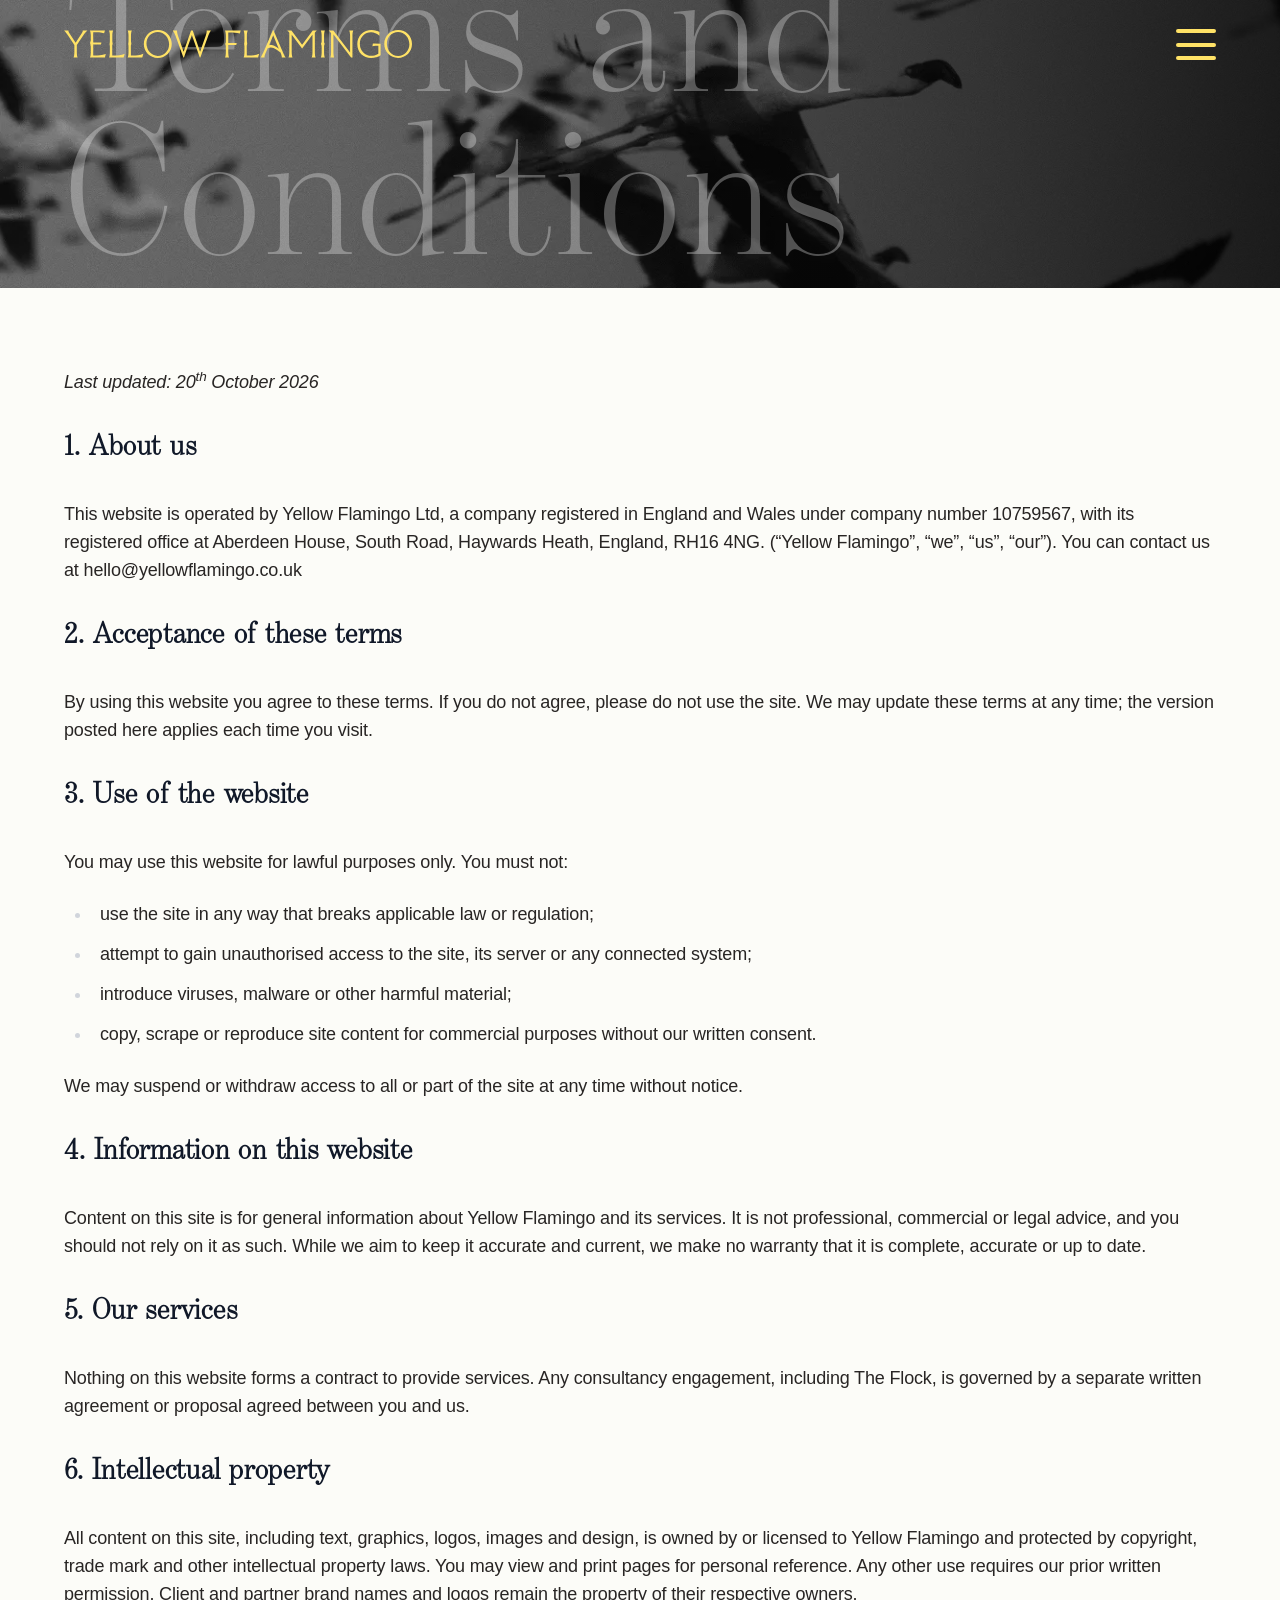
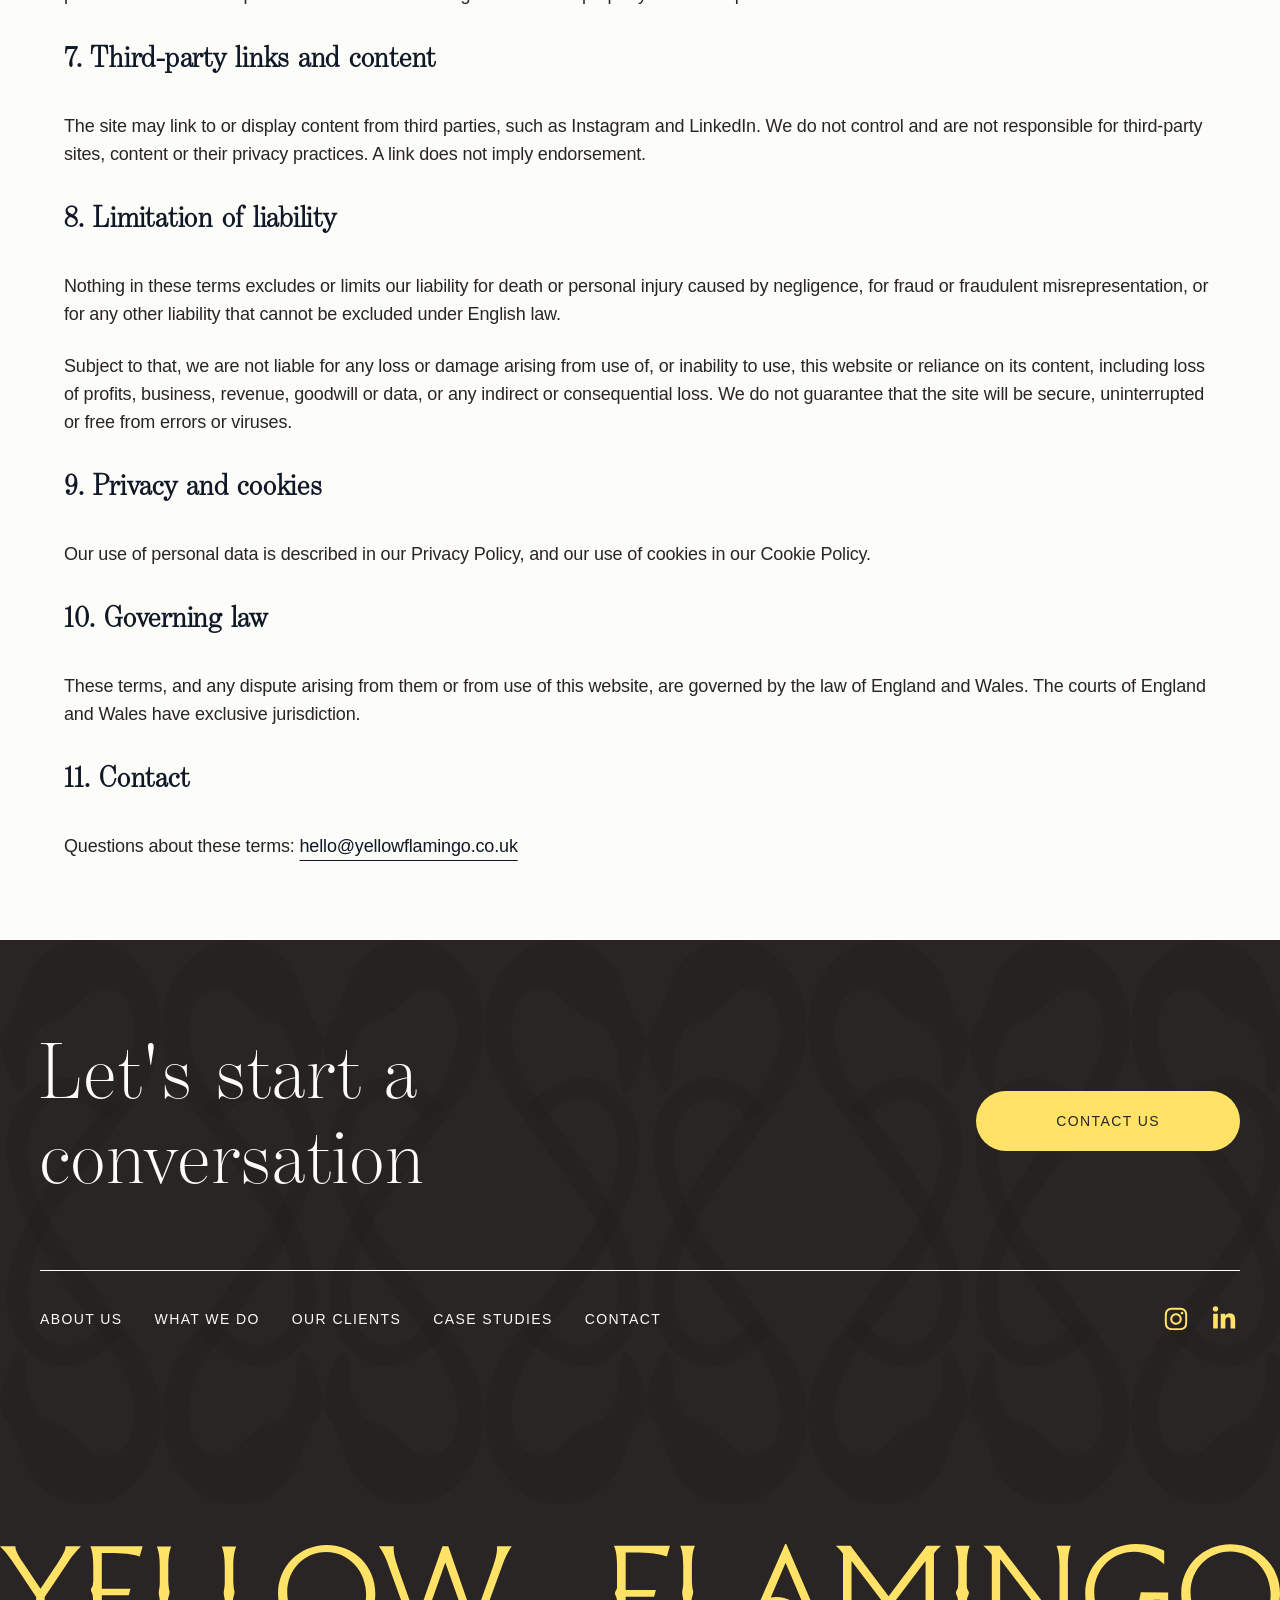
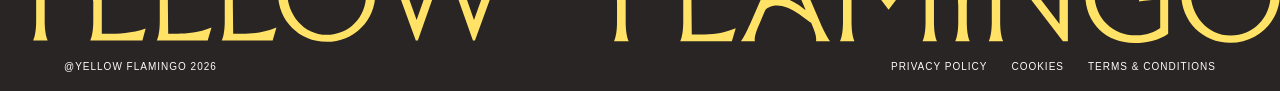
<file: terms-and-conditions/index.html>
<!DOCTYPE html>
<html lang="en-US">

<head><meta charset="UTF-8">
    
    <meta name="viewport" content="width=device-width, initial-scale=1.0">
    <title>Terms and Conditions – Yellow Flamingo</title>
<meta name="robots" content="max-image-preview:large">


<style id="wp-img-auto-sizes-contain-inline-css">
img:is([sizes=auto i],[sizes^="auto," i]){contain-intrinsic-size:3000px 1500px}
/*# sourceURL=wp-img-auto-sizes-contain-inline-css */
</style>
<style id="wp-emoji-styles-inline-css">

	img.wp-smiley, img.emoji {
		display: inline !important;
		border: none !important;
		box-shadow: none !important;
		height: 1em !important;
		width: 1em !important;
		margin: 0 0.07em !important;
		vertical-align: -0.1em !important;
		background: none !important;
		padding: 0 !important;
	}
/*# sourceURL=wp-emoji-styles-inline-css */
</style>
<style id="wp-block-library-inline-css">
:root{--wp-block-synced-color:#7a00df;--wp-block-synced-color--rgb:122,0,223;--wp-bound-block-color:var(--wp-block-synced-color);--wp-editor-canvas-background:#ddd;--wp-admin-theme-color:#007cba;--wp-admin-theme-color--rgb:0,124,186;--wp-admin-theme-color-darker-10:#006ba1;--wp-admin-theme-color-darker-10--rgb:0,107,160.5;--wp-admin-theme-color-darker-20:#005a87;--wp-admin-theme-color-darker-20--rgb:0,90,135;--wp-admin-border-width-focus:2px}@media (min-resolution:192dpi){:root{--wp-admin-border-width-focus:1.5px}}.wp-element-button{cursor:pointer}:root .has-very-light-gray-background-color{background-color:#eee}:root .has-very-dark-gray-background-color{background-color:#313131}:root .has-very-light-gray-color{color:#eee}:root .has-very-dark-gray-color{color:#313131}:root .has-vivid-green-cyan-to-vivid-cyan-blue-gradient-background{background:linear-gradient(135deg,#00d084,#0693e3)}:root .has-purple-crush-gradient-background{background:linear-gradient(135deg,#34e2e4,#4721fb 50%,#ab1dfe)}:root .has-hazy-dawn-gradient-background{background:linear-gradient(135deg,#faaca8,#dad0ec)}:root .has-subdued-olive-gradient-background{background:linear-gradient(135deg,#fafae1,#67a671)}:root .has-atomic-cream-gradient-background{background:linear-gradient(135deg,#fdd79a,#004a59)}:root .has-nightshade-gradient-background{background:linear-gradient(135deg,#330968,#31cdcf)}:root .has-midnight-gradient-background{background:linear-gradient(135deg,#020381,#2874fc)}:root{--wp--preset--font-size--normal:16px;--wp--preset--font-size--huge:42px}.has-regular-font-size{font-size:1em}.has-larger-font-size{font-size:2.625em}.has-normal-font-size{font-size:var(--wp--preset--font-size--normal)}.has-huge-font-size{font-size:var(--wp--preset--font-size--huge)}:root .has-text-align-center{text-align:center}:root .has-text-align-left{text-align:left}:root .has-text-align-right{text-align:right}.has-fit-text{white-space:nowrap!important}#end-resizable-editor-section{display:none}.aligncenter{clear:both}.items-justified-left{justify-content:flex-start}.items-justified-center{justify-content:center}.items-justified-right{justify-content:flex-end}.items-justified-space-between{justify-content:space-between}.screen-reader-text{word-wrap:normal!important;border:0;clip-path:inset(50%);height:1px;margin:-1px;overflow:hidden;padding:0;position:absolute;width:1px;word-break:normal!important}.screen-reader-text:focus{background-color:#ddd;clip-path:none;color:#444;display:block;font-size:1em;height:auto;left:5px;line-height:normal;padding:15px 23px 14px;text-decoration:none;top:5px;width:auto;z-index:100000}html :where(.has-border-color){border-style:solid}html :where([style^=border-color],[style*=";border-color"],[style*="; border-color"]){border-style:solid}html :where([style^=border-top-color],[style*=";border-top-color"],[style*="; border-top-color"]){border-top-style:solid}html :where([style^=border-right-color],[style*=";border-right-color"],[style*="; border-right-color"]){border-right-style:solid}html :where([style^=border-bottom-color],[style*=";border-bottom-color"],[style*="; border-bottom-color"]){border-bottom-style:solid}html :where([style^=border-left-color],[style*=";border-left-color"],[style*="; border-left-color"]){border-left-style:solid}html :where([style^=border-width],[style*=";border-width"],[style*="; border-width"]){border-style:solid}html :where([style^=border-top-width],[style*=";border-top-width"],[style*="; border-top-width"]){border-top-style:solid}html :where([style^=border-right-width],[style*=";border-right-width"],[style*="; border-right-width"]){border-right-style:solid}html :where([style^=border-bottom-width],[style*=";border-bottom-width"],[style*="; border-bottom-width"]){border-bottom-style:solid}html :where([style^=border-left-width],[style*=";border-left-width"],[style*="; border-left-width"]){border-left-style:solid}html :where(img[class*=wp-image-]){height:auto;max-width:100%}:where(figure){margin:0 0 1em}html :where(.is-position-sticky){--wp-admin--admin-bar--position-offset:var(--wp-admin--admin-bar--height,0px)}@media screen and (max-width:600px){html :where(.is-position-sticky){--wp-admin--admin-bar--position-offset:0px}}

/*# sourceURL=/wp-includes/css/dist/block-library/common.min.css */
</style>
<style id="wp-block-heading-inline-css">
h1:where(.wp-block-heading).has-background,h2:where(.wp-block-heading).has-background,h3:where(.wp-block-heading).has-background,h4:where(.wp-block-heading).has-background,h5:where(.wp-block-heading).has-background,h6:where(.wp-block-heading).has-background{padding:1.25em 2.375em}h1.has-text-align-left[style*=writing-mode]:where([style*=vertical-lr]),h1.has-text-align-right[style*=writing-mode]:where([style*=vertical-rl]),h2.has-text-align-left[style*=writing-mode]:where([style*=vertical-lr]),h2.has-text-align-right[style*=writing-mode]:where([style*=vertical-rl]),h3.has-text-align-left[style*=writing-mode]:where([style*=vertical-lr]),h3.has-text-align-right[style*=writing-mode]:where([style*=vertical-rl]),h4.has-text-align-left[style*=writing-mode]:where([style*=vertical-lr]),h4.has-text-align-right[style*=writing-mode]:where([style*=vertical-rl]),h5.has-text-align-left[style*=writing-mode]:where([style*=vertical-lr]),h5.has-text-align-right[style*=writing-mode]:where([style*=vertical-rl]),h6.has-text-align-left[style*=writing-mode]:where([style*=vertical-lr]),h6.has-text-align-right[style*=writing-mode]:where([style*=vertical-rl]){rotate:180deg}
/*# sourceURL=/wp-includes/blocks/heading/style.min.css */
</style>
<style id="wp-block-list-inline-css">
ol,ul{box-sizing:border-box}:root :where(.wp-block-list.has-background){padding:1.25em 2.375em}
/*# sourceURL=/wp-includes/blocks/list/style.min.css */
</style>
<style id="wp-block-paragraph-inline-css">
.is-small-text{font-size:.875em}.is-regular-text{font-size:1em}.is-large-text{font-size:2.25em}.is-larger-text{font-size:3em}.has-drop-cap:not(:focus):first-letter{float:left;font-size:8.4em;font-style:normal;font-weight:100;line-height:.68;margin:.05em .1em 0 0;text-transform:uppercase}body.rtl .has-drop-cap:not(:focus):first-letter{float:none;margin-left:.1em}p.has-drop-cap.has-background{overflow:hidden}:root :where(p.has-background){padding:1.25em 2.375em}:where(p.has-text-color:not(.has-link-color)) a{color:inherit}p.has-text-align-left[style*="writing-mode:vertical-lr"],p.has-text-align-right[style*="writing-mode:vertical-rl"]{rotate:180deg}
/*# sourceURL=/wp-includes/blocks/paragraph/style.min.css */
</style>

<style id="classic-theme-styles-inline-css">
/*! This file is auto-generated */
.wp-block-button__link{color:#fff;background-color:#32373c;border-radius:9999px;box-shadow:none;text-decoration:none;padding:calc(.667em + 2px) calc(1.333em + 2px);font-size:1.125em}.wp-block-file__button{background:#32373c;color:#fff;text-decoration:none}
/*# sourceURL=/wp-includes/css/classic-themes.min.css */
</style>

<style id="global-styles-inline-css">
:root{--wp--preset--aspect-ratio--square: 1;--wp--preset--aspect-ratio--4-3: 4/3;--wp--preset--aspect-ratio--3-4: 3/4;--wp--preset--aspect-ratio--3-2: 3/2;--wp--preset--aspect-ratio--2-3: 2/3;--wp--preset--aspect-ratio--16-9: 16/9;--wp--preset--aspect-ratio--9-16: 9/16;--wp--preset--color--black: #000000;--wp--preset--color--cyan-bluish-gray: #abb8c3;--wp--preset--color--white: #ffffff;--wp--preset--color--pale-pink: #f78da7;--wp--preset--color--vivid-red: #cf2e2e;--wp--preset--color--luminous-vivid-orange: #ff6900;--wp--preset--color--luminous-vivid-amber: #fcb900;--wp--preset--color--light-green-cyan: #7bdcb5;--wp--preset--color--vivid-green-cyan: #00d084;--wp--preset--color--pale-cyan-blue: #8ed1fc;--wp--preset--color--vivid-cyan-blue: #0693e3;--wp--preset--color--vivid-purple: #9b51e0;--wp--preset--gradient--vivid-cyan-blue-to-vivid-purple: linear-gradient(135deg,rgb(6,147,227) 0%,rgb(155,81,224) 100%);--wp--preset--gradient--light-green-cyan-to-vivid-green-cyan: linear-gradient(135deg,rgb(122,220,180) 0%,rgb(0,208,130) 100%);--wp--preset--gradient--luminous-vivid-amber-to-luminous-vivid-orange: linear-gradient(135deg,rgb(252,185,0) 0%,rgb(255,105,0) 100%);--wp--preset--gradient--luminous-vivid-orange-to-vivid-red: linear-gradient(135deg,rgb(255,105,0) 0%,rgb(207,46,46) 100%);--wp--preset--gradient--very-light-gray-to-cyan-bluish-gray: linear-gradient(135deg,rgb(238,238,238) 0%,rgb(169,184,195) 100%);--wp--preset--gradient--cool-to-warm-spectrum: linear-gradient(135deg,rgb(74,234,220) 0%,rgb(151,120,209) 20%,rgb(207,42,186) 40%,rgb(238,44,130) 60%,rgb(251,105,98) 80%,rgb(254,248,76) 100%);--wp--preset--gradient--blush-light-purple: linear-gradient(135deg,rgb(255,206,236) 0%,rgb(152,150,240) 100%);--wp--preset--gradient--blush-bordeaux: linear-gradient(135deg,rgb(254,205,165) 0%,rgb(254,45,45) 50%,rgb(107,0,62) 100%);--wp--preset--gradient--luminous-dusk: linear-gradient(135deg,rgb(255,203,112) 0%,rgb(199,81,192) 50%,rgb(65,88,208) 100%);--wp--preset--gradient--pale-ocean: linear-gradient(135deg,rgb(255,245,203) 0%,rgb(182,227,212) 50%,rgb(51,167,181) 100%);--wp--preset--gradient--electric-grass: linear-gradient(135deg,rgb(202,248,128) 0%,rgb(113,206,126) 100%);--wp--preset--gradient--midnight: linear-gradient(135deg,rgb(2,3,129) 0%,rgb(40,116,252) 100%);--wp--preset--font-size--small: 13px;--wp--preset--font-size--medium: 20px;--wp--preset--font-size--large: 36px;--wp--preset--font-size--x-large: 42px;--wp--preset--spacing--20: 0.44rem;--wp--preset--spacing--30: 0.67rem;--wp--preset--spacing--40: 1rem;--wp--preset--spacing--50: 1.5rem;--wp--preset--spacing--60: 2.25rem;--wp--preset--spacing--70: 3.38rem;--wp--preset--spacing--80: 5.06rem;--wp--preset--shadow--natural: 6px 6px 9px rgba(0, 0, 0, 0.2);--wp--preset--shadow--deep: 12px 12px 50px rgba(0, 0, 0, 0.4);--wp--preset--shadow--sharp: 6px 6px 0px rgba(0, 0, 0, 0.2);--wp--preset--shadow--outlined: 6px 6px 0px -3px rgb(255, 255, 255), 6px 6px rgb(0, 0, 0);--wp--preset--shadow--crisp: 6px 6px 0px rgb(0, 0, 0);}.wp-block-button{--wp--preset--dimension--25: 25%;--wp--preset--dimension--50: 50%;--wp--preset--dimension--75: 75%;--wp--preset--dimension--100: 100%;}:where(body) { margin: 0; }:where(.is-layout-flex){gap: 0.5em;}:where(.is-layout-grid){gap: 0.5em;}body .is-layout-flex{display: flex;}.is-layout-flex{flex-wrap: wrap;align-items: center;}.is-layout-flex > :is(*, div){margin: 0;}body .is-layout-grid{display: grid;}.is-layout-grid > :is(*, div){margin: 0;}body{padding-top: 0px;padding-right: 0px;padding-bottom: 0px;padding-left: 0px;}:root :where(.wp-element-button, .wp-block-button__link){background-color: #32373c;border-width: 0;color: #fff;font-family: inherit;font-size: inherit;font-style: inherit;font-weight: inherit;letter-spacing: inherit;line-height: inherit;padding-top: calc(0.667em + 2px);padding-right: calc(1.333em + 2px);padding-bottom: calc(0.667em + 2px);padding-left: calc(1.333em + 2px);text-decoration: none;text-transform: inherit;}.has-black-color{color: var(--wp--preset--color--black) !important;}.has-cyan-bluish-gray-color{color: var(--wp--preset--color--cyan-bluish-gray) !important;}.has-white-color{color: var(--wp--preset--color--white) !important;}.has-pale-pink-color{color: var(--wp--preset--color--pale-pink) !important;}.has-vivid-red-color{color: var(--wp--preset--color--vivid-red) !important;}.has-luminous-vivid-orange-color{color: var(--wp--preset--color--luminous-vivid-orange) !important;}.has-luminous-vivid-amber-color{color: var(--wp--preset--color--luminous-vivid-amber) !important;}.has-light-green-cyan-color{color: var(--wp--preset--color--light-green-cyan) !important;}.has-vivid-green-cyan-color{color: var(--wp--preset--color--vivid-green-cyan) !important;}.has-pale-cyan-blue-color{color: var(--wp--preset--color--pale-cyan-blue) !important;}.has-vivid-cyan-blue-color{color: var(--wp--preset--color--vivid-cyan-blue) !important;}.has-vivid-purple-color{color: var(--wp--preset--color--vivid-purple) !important;}.has-black-background-color{background-color: var(--wp--preset--color--black) !important;}.has-cyan-bluish-gray-background-color{background-color: var(--wp--preset--color--cyan-bluish-gray) !important;}.has-white-background-color{background-color: var(--wp--preset--color--white) !important;}.has-pale-pink-background-color{background-color: var(--wp--preset--color--pale-pink) !important;}.has-vivid-red-background-color{background-color: var(--wp--preset--color--vivid-red) !important;}.has-luminous-vivid-orange-background-color{background-color: var(--wp--preset--color--luminous-vivid-orange) !important;}.has-luminous-vivid-amber-background-color{background-color: var(--wp--preset--color--luminous-vivid-amber) !important;}.has-light-green-cyan-background-color{background-color: var(--wp--preset--color--light-green-cyan) !important;}.has-vivid-green-cyan-background-color{background-color: var(--wp--preset--color--vivid-green-cyan) !important;}.has-pale-cyan-blue-background-color{background-color: var(--wp--preset--color--pale-cyan-blue) !important;}.has-vivid-cyan-blue-background-color{background-color: var(--wp--preset--color--vivid-cyan-blue) !important;}.has-vivid-purple-background-color{background-color: var(--wp--preset--color--vivid-purple) !important;}.has-black-border-color{border-color: var(--wp--preset--color--black) !important;}.has-cyan-bluish-gray-border-color{border-color: var(--wp--preset--color--cyan-bluish-gray) !important;}.has-white-border-color{border-color: var(--wp--preset--color--white) !important;}.has-pale-pink-border-color{border-color: var(--wp--preset--color--pale-pink) !important;}.has-vivid-red-border-color{border-color: var(--wp--preset--color--vivid-red) !important;}.has-luminous-vivid-orange-border-color{border-color: var(--wp--preset--color--luminous-vivid-orange) !important;}.has-luminous-vivid-amber-border-color{border-color: var(--wp--preset--color--luminous-vivid-amber) !important;}.has-light-green-cyan-border-color{border-color: var(--wp--preset--color--light-green-cyan) !important;}.has-vivid-green-cyan-border-color{border-color: var(--wp--preset--color--vivid-green-cyan) !important;}.has-pale-cyan-blue-border-color{border-color: var(--wp--preset--color--pale-cyan-blue) !important;}.has-vivid-cyan-blue-border-color{border-color: var(--wp--preset--color--vivid-cyan-blue) !important;}.has-vivid-purple-border-color{border-color: var(--wp--preset--color--vivid-purple) !important;}.has-vivid-cyan-blue-to-vivid-purple-gradient-background{background: var(--wp--preset--gradient--vivid-cyan-blue-to-vivid-purple) !important;}.has-light-green-cyan-to-vivid-green-cyan-gradient-background{background: var(--wp--preset--gradient--light-green-cyan-to-vivid-green-cyan) !important;}.has-luminous-vivid-amber-to-luminous-vivid-orange-gradient-background{background: var(--wp--preset--gradient--luminous-vivid-amber-to-luminous-vivid-orange) !important;}.has-luminous-vivid-orange-to-vivid-red-gradient-background{background: var(--wp--preset--gradient--luminous-vivid-orange-to-vivid-red) !important;}.has-very-light-gray-to-cyan-bluish-gray-gradient-background{background: var(--wp--preset--gradient--very-light-gray-to-cyan-bluish-gray) !important;}.has-cool-to-warm-spectrum-gradient-background{background: var(--wp--preset--gradient--cool-to-warm-spectrum) !important;}.has-blush-light-purple-gradient-background{background: var(--wp--preset--gradient--blush-light-purple) !important;}.has-blush-bordeaux-gradient-background{background: var(--wp--preset--gradient--blush-bordeaux) !important;}.has-luminous-dusk-gradient-background{background: var(--wp--preset--gradient--luminous-dusk) !important;}.has-pale-ocean-gradient-background{background: var(--wp--preset--gradient--pale-ocean) !important;}.has-electric-grass-gradient-background{background: var(--wp--preset--gradient--electric-grass) !important;}.has-midnight-gradient-background{background: var(--wp--preset--gradient--midnight) !important;}.has-small-font-size{font-size: var(--wp--preset--font-size--small) !important;}.has-medium-font-size{font-size: var(--wp--preset--font-size--medium) !important;}.has-large-font-size{font-size: var(--wp--preset--font-size--large) !important;}.has-x-large-font-size{font-size: var(--wp--preset--font-size--x-large) !important;}
/*# sourceURL=global-styles-inline-css */
</style>

<link rel="stylesheet" id="yellow-flamingo-style-css" href="/wp-content/themes/yellow-flamingo/style.css?ver=1.0.0" media="all">
<link rel="EditURI" type="application/rsd+xml" title="RSD" href="/xmlrpc.php?rsd">
<meta name="generator" content="WordPress 7.1.3">
<link rel="canonical" href="/terms-and-conditions/">
<link rel="shortlink" href="/?p=171">
</head>

<body class="wp-singular page-template-default page page-id-171 wp-theme-yellow-flamingo gradient-bg">

    <a href="#main-content" class="sr-only focus:not-sr-only focus:absolute focus:top-4 focus:left-4 focus:z-[100] focus:px-4 focus:py-2 focus:bg-primary focus:text-white focus:rounded-lg">
        Skip to main content
    </a>

    <header class="site-header fixed inset-x-0 top-0 z-50">
        <div id="header-bg" aria-hidden="true" class="pointer-events-none absolute inset-x-0 top-0 h-22 bg-transparent transition-colors duration-300 z-10"></div>

        <div class="container relative z-10 mx-auto flex w-full items-center justify-between px-6 py-4 sm:px-10 lg:px-16 h-22">
                            <a href="/" class="flex shrink-0 items-center gap-1.5" aria-label="Yellow Flamingo — Home">
                    <img src="/wp-content/themes/yellow-flamingo/assets/images/yellow.svg" alt="" class="h-5 w-auto sm:h-7">
                    <img src="/wp-content/themes/yellow-flamingo/assets/images/flamingo.svg" alt="" class="h-5 pl-2 w-auto sm:h-7">
                </a>
            
            <button type="button" id="menu-toggle" class="group relative z-70 flex h-7 w-10 items-center justify-center cursor-pointer" aria-label="Open menu" aria-expanded="false" aria-controls="primary-menu">
                <svg xmlns="http://www.w3.org/2000/svg" width="40" height="31" viewbox="0 0 40 31" fill="none">
                    <line x1="2" y1="2" x2="38" y2="2" stroke="#FFE266" stroke-width="4" stroke-linecap="round" class="origin-center transform-fill transition-transform duration-300 group-aria-expanded:translate-y-[13.5px] group-aria-expanded:rotate-45"></line>
                    <line x1="2" y1="16" x2="38" y2="16" stroke="#FFE266" stroke-width="4" stroke-linecap="round" class="origin-center transform-fill transition-all duration-300 group-aria-expanded:scale-x-0 group-aria-expanded:opacity-0"></line>
                    <line x1="2" y1="29" x2="38" y2="29" stroke="#FFE266" stroke-width="4" stroke-linecap="round" class="origin-center transform-fill transition-transform duration-300 group-aria-expanded:translate-y-[-13.5px] group-aria-expanded:-rotate-45"></line>
                </svg>
            </button>
        </div>
    </header>

    <div id="primary-menu" class="pointer-events-none fixed inset-0 z-60 opacity-0 transition-opacity duration-300" role="dialog" aria-modal="true" aria-label="Site menu" aria-hidden="true" inert>
        <div class="grid h-full w-full grid-cols-1 overflow-y-auto lg:grid-cols-2">
            <div class="relative flex flex-col items-center justify-center gap-10 bg-charcoal py-24">
                <div class="pointer-events-none fixed inset-x-0 top-0 z-80 container mx-auto flex w-full items-center justify-end px-6 py-4 sm:px-10 lg:hidden lg:px-16 h-22">
                    <button type="button" data-menu-close class="pointer-events-auto relative z-70 flex h-7 w-10 items-center justify-center text-primary" aria-label="Close menu">
                        <svg class="h-6 w-6" xmlns="http://www.w3.org/2000/svg" width="28" height="28" viewbox="0 0 28 28" fill="currentColor">
                            <path d="M26 2L2 26M2 2L26 26" stroke="currentColor" stroke-width="4" stroke-linecap="round" stroke-linejoin="round"></path>
                        </svg>
                    </button>
                </div>

                <div class="pointer-events-none fixed inset-x-0 top-0 z-80 container mx-auto flex w-full justify-start px-6 py-4 sm:px-10 lg:px-16 h-22">
                    <a href="/" class="pointer-events-auto relative z-81 flex shrink-0 items-center gap-1.5" aria-label="Yellow Flamingo — Home">
                        <img src="/wp-content/themes/yellow-flamingo/assets/images/yellow.svg" alt="" class="h-5 w-auto sm:h-7">
                        <img src="/wp-content/themes/yellow-flamingo/assets/images/flamingo.svg" alt="" class="h-5 pl-2 w-auto sm:h-7">
                    </a>
                </div>

                <div class="pointer-events-none fixed inset-x-0 top-0 z-80 container mx-auto flex h-full items-center justify-center px-6 sm:px-10 lg:justify-start lg:px-16">
                    <div class="pointer-events-auto flex flex-col items-center gap-10 lg:items-start">
                        <nav aria-label="Primary" class="flex flex-col items-center gap-6 text-center sm:gap-4 [&amp;_a]:link-underline [&amp;_a]:font-display [&amp;_a]:text-4xl [&amp;_a]:font-light [&amp;_a]:leading-tight [&amp;_a]:text-snow [&amp;_a]:transition-colors [&amp;_a]:duration-300 [&amp;_a:hover]:text-primary [&amp;_li]:list-none sm:[&amp;_a]:text-5xl lg:items-start lg:text-left lg:[&amp;_a]:text-5xl">
                            <li id="menu-item-23" class="menu-item menu-item-type-post_type menu-item-object-page menu-item-23"><a href="/about-us/">About Us</a></li>
<li id="menu-item-26" class="menu-item menu-item-type-post_type menu-item-object-page menu-item-26"><a href="/what-we-do/">What We Do</a></li>
<li id="menu-item-25" class="menu-item menu-item-type-post_type menu-item-object-page menu-item-25"><a href="/our-clients/">Our Clients</a></li>
<li id="menu-item-24" class="menu-item menu-item-type-post_type menu-item-object-page menu-item-24"><a href="/case-studies/">Case Studies</a></li>
                        </nav>

                        <a href="/contact-us/" class="inline-flex w-fit shrink-0 items-center justify-center rounded-full bg-primary px-20 py-5 font-sans text-sm font-medium tracking-[1.4px] text-charcoal uppercase transition-colors duration-300 hover:bg-primary/90">
                            Contact Us
                        </a>
                    </div>
                </div>
            </div>

            <div class="relative hidden flex-col items-center justify-center bg-primary py-10 lg:flex lg:py-16">
                <div class="pointer-events-none fixed inset-x-0 top-0 z-80 container mx-auto hidden w-full items-center justify-end px-6 py-4 sm:px-10 lg:flex lg:px-16 h-22">
                    <button type="button" data-menu-close class="pointer-events-auto relative z-70 flex h-7 w-10 items-center justify-center text-charcoal cursor-pointer" aria-label="Close menu">
                        <svg class="h-6 w-6" xmlns="http://www.w3.org/2000/svg" width="28" height="28" viewbox="0 0 28 28" fill="none">
                            <path d="M26 2L2 26M2 2L26 26" stroke="#1E1E1E" stroke-width="4" stroke-linecap="round" stroke-linejoin="round"></path>
                        </svg>
                    </button>
                </div>

                <div class="pointer-events-none fixed inset-x-0 top-0 z-80 hidden h-full container mx-auto items-center justify-end px-6 sm:px-10 lg:flex lg:px-16">
                                        <div class="pointer-events-auto w-95 overflow-hidden rounded-sm bg-charcoal">
                                                    <img width="546" height="724" src="/wp-content/uploads/2026/10/AKT-1.webp" class="aspect-4/3 w-full object-cover transition-transform duration-300 group-hover:scale-105 wp-post-image" alt="" decoding="async" fetchpriority="high" srcset="/wp-content/uploads/2026/10/AKT-1.webp 546w, /wp-content/uploads/2026/10/AKT-1-226x300.webp 226w" sizes="(max-width: 546px) 100vw, 546px">                                                <div class="px-8 py-10">
                            <p class="font-sans text-sm font-medium tracking-[1.4px] text-snow uppercase">
                                AKT London                            </p>
                            <p class="mt-4 font-display text-2xl leading-tight font-light text-snow">Retail readiness and wholesale foundations for a bodycare start-up on the rise                            </p>
                            <a href="/case-studies/#akt-london" class="eyebrow text-underline mt-4 inline-block text-primary uppercase transition-colors duration-300 hover:text-primary/80">
                                Read the case study
                            </a>
                        </div>
                    </div>
                                    
                </div>
            </div>
        </div>
    </div>


    <main id="main-content" role="main">
<article id="single-page page171" class="post-171 page type-page status-publish hentry">

    <!-- Page Header -->
    <header class="archive-header relative flex h-72 w-full items-center justify-center overflow-hidden bg-charcoal">

                    <img src="/wp-content/themes/yellow-flamingo/assets/images/about-us.webp" alt="A flock of flamingos" class="absolute inset-0 h-full w-full object-cover">
        
        <div class="absolute inset-0 h-72 opacity-100 bg-linear-89 from-black/20 to-black/80"></div>

        <h1 class="container absolute inset-x-0 bottom-0 z-10 mx-auto px-6 text-left font-display text-8xl leading-[0.85] font-light text-white/30 sm:px-10 sm:text-[10rem] lg:px-16 lg:text-[12rem] tracking-wide">
            Terms and Conditions        </h1>
    </header>

    <section class="bg-snow">
        <div class="container mx-auto w-full px-6 py-20 sm:px-10 lg:px-16">
            <div class="prose prose-lg font-sans leading-7 text-charcoal max-w-none prose-headings:my-8 prose-headings:font-display prose-headings:tracking-wide prose-a:font-normal prose-a:underline prose-a:underline-offset-8 prose-a:hover:decoration-charcoal">
                
<p class="wp-block-paragraph"><em>Last updated: 20</em><em><sup>th</sup></em> <em>October 2026</em></p>



<h2 class="wp-block-heading"><strong>1. About us</strong></h2>



<p class="wp-block-paragraph">This website is operated by Yellow Flamingo Ltd, a company registered in England and Wales under company number 10759567, with its registered office at Aberdeen House, South Road, Haywards Heath, England, RH16 4NG. (“Yellow Flamingo”, “we”, “us”, “our”). You can contact us at hello@yellowflamingo.co.uk</p>



<h2 class="wp-block-heading"><strong>2. Acceptance of these terms</strong></h2>



<p class="wp-block-paragraph">By using this website you agree to these terms. If you do not agree, please do not use the site. We may update these terms at any time; the version posted here applies each time you visit.</p>



<h2 class="wp-block-heading"><strong>3. Use of the website</strong></h2>



<p class="wp-block-paragraph">You may use this website for lawful purposes only. You must not:</p>



<ul class="wp-block-list">
<li>use the site in any way that breaks applicable law or regulation;</li>



<li>attempt to gain unauthorised access to the site, its server or any connected system;</li>



<li>introduce viruses, malware or other harmful material;</li>



<li>copy, scrape or reproduce site content for commercial purposes without our written consent.</li>
</ul>



<p class="wp-block-paragraph">We may suspend or withdraw access to all or part of the site at any time without notice.</p>



<h2 class="wp-block-heading"><strong>4. Information on this website</strong></h2>



<p class="wp-block-paragraph">Content on this site is for general information about Yellow Flamingo and its services. It is not professional, commercial or legal advice, and you should not rely on it as such. While we aim to keep it accurate and current, we make no warranty that it is complete, accurate or up to date.</p>



<h2 class="wp-block-heading"><strong>5. Our services</strong></h2>



<p class="wp-block-paragraph">Nothing on this website forms a contract to provide services. Any consultancy engagement, including The Flock, is governed by a separate written agreement or proposal agreed between you and us.</p>



<h2 class="wp-block-heading"><strong>6. Intellectual property</strong></h2>



<p class="wp-block-paragraph">All content on this site, including text, graphics, logos, images and design, is owned by or licensed to Yellow Flamingo and protected by copyright, trade mark and other intellectual property laws. You may view and print pages for personal reference. Any other use requires our prior written permission. Client and partner brand names and logos remain the property of their respective owners.</p>



<h2 class="wp-block-heading"><strong>7. Third-party links and content</strong></h2>



<p class="wp-block-paragraph">The site may link to or display content from third parties, such as Instagram and LinkedIn. We do not control and are not responsible for third-party sites, content or their privacy practices. A link does not imply endorsement.</p>



<h2 class="wp-block-heading"><strong>8. Limitation of liability</strong></h2>



<p class="wp-block-paragraph">Nothing in these terms excludes or limits our liability for death or personal injury caused by negligence, for fraud or fraudulent misrepresentation, or for any other liability that cannot be excluded under English law.</p>



<p class="wp-block-paragraph">Subject to that, we are not liable for any loss or damage arising from use of, or inability to use, this website or reliance on its content, including loss of profits, business, revenue, goodwill or data, or any indirect or consequential loss. We do not guarantee that the site will be secure, uninterrupted or free from errors or viruses.</p>



<h2 class="wp-block-heading"><strong>9. Privacy and cookies</strong></h2>



<p class="wp-block-paragraph">Our use of personal data is described in our Privacy Policy, and our use of cookies in our Cookie Policy.</p>



<h2 class="wp-block-heading"><strong>10. Governing law</strong></h2>



<p class="wp-block-paragraph">These terms, and any dispute arising from them or from use of this website, are governed by the law of England and Wales. The courts of England and Wales have exclusive jurisdiction.</p>



<h2 class="wp-block-heading"><strong>11. Contact</strong></h2>



<p class="wp-block-paragraph">Questions about these terms: <a href="mailto:hello@yellowflamingo.co.uk">hello@yellowflamingo.co.uk</a></p>
            </div>
        </div>
    </section>

</article>

</main>
<!-- End of Main Content -->

<!-- Footer -->
<footer class="relative overflow-hidden bg-charcoal text-snow">
    <div class="relative lg:min-h-141">
        <div aria-hidden="true" class="pointer-events-none absolute inset-0 bg-repeat" style="background-image:url('/wp-content/themes/yellow-flamingo/assets/images/pattern.svg');">
        </div>

        <div class="container relative z-10 mx-auto w-full px-6 pt-20 pb-10 sm:px-10 md:pt-24 lg:px=20">
            <div class="flex flex-col items-center gap-10 text-center md:flex-row md:items-center md:justify-between md:text-left">
                <h2 class="font-display text-5xl leading-[1.05] font-light text-snow sm:text-6xl lg:text-[5rem] lg:leading-21.25 tracking-wide">
                    Let's start a<br>
                    conversation
                </h2>
                <a href="/contact-us/" class="inline-flex shrink-0 items-center justify-center rounded-full bg-primary px-20 py-5 font-sans text-sm font-medium tracking-[1.4px] text-charcoal uppercase transition-colors duration-300 hover:bg-primary/90">
                    Contact Us
                </a>
            </div>

            <div class="mt-14 border-t border-snow md:mt-16"></div>

            <div class="mt-8 grid grid-cols-2 grid-flow-col grid-rows-3 items-center gap-x-8 gap-y-6 sm:flex sm:flex-row sm:gap-y-3 sm:items-center sm:justify-between">
                <nav aria-label="Footer" class="contents sm:flex sm:flex-wrap sm:items-center sm:gap-x-8 sm:gap-y-3 [&amp;_a]:font-sans [&amp;_a]:text-sm [&amp;_a]:font-medium [&amp;_a]:tracking-[1.4px] [&amp;_a]:text-snow [&amp;_a]:uppercase [&amp;_a]:transition-colors [&amp;_a]:duration-300 [&amp;_a:hover]:text-primary [&amp;_li]:list-none">
                    <li id="menu-item-6" class="menu-item menu-item-type-custom menu-item-object-custom menu-item-6"><a href="/about-us/">About Us</a></li>
<li id="menu-item-7" class="menu-item menu-item-type-custom menu-item-object-custom menu-item-7"><a href="/what-we-do/">What We Do</a></li>
<li id="menu-item-9" class="menu-item menu-item-type-custom menu-item-object-custom menu-item-9"><a href="/our-clients/">Our Clients</a></li>
<li id="menu-item-10" class="menu-item menu-item-type-custom menu-item-object-custom menu-item-10"><a href="/case-studies/">Case Studies</a></li>
<li id="menu-item-27" class="menu-item menu-item-type-post_type menu-item-object-page menu-item-27"><a href="/contact-us/">Contact</a></li>
                </nav>
                <div class="flex items-center gap-4">
                    <a href="https://www.instagram.com/yellow.flamingo/" target="_blank" rel="noopener noreferrer" class="text-primary transition-colors duration-300 hover:text-primary/80">
                        <span class="sr-only">Instagram</span>
                        <svg xmlns="http://www.w3.org/2000/svg" viewbox="0 0 640 640" fill="currentColor" class="h-8 w-8">
                            <path d="M320.3 205C256.8 204.8 205.2 256.2 205 319.7C204.8 383.2 256.2 434.8 319.7 435C383.2 435.2 434.8 383.8 435 320.3C435.2 256.8 383.8 205.2 320.3 205zM319.7 245.4C360.9 245.2 394.4 278.5 394.6 319.7C394.8 360.9 361.5 394.4 320.3 394.6C279.1 394.8 245.6 361.5 245.4 320.3C245.2 279.1 278.5 245.6 319.7 245.4zM413.1 200.3C413.1 185.5 425.1 173.5 439.9 173.5C454.7 173.5 466.7 185.5 466.7 200.3C466.7 215.1 454.7 227.1 439.9 227.1C425.1 227.1 413.1 215.1 413.1 200.3zM542.8 227.5C541.1 191.6 532.9 159.8 506.6 133.6C480.4 107.4 448.6 99.2 412.7 97.4C375.7 95.3 264.8 95.3 227.8 97.4C192 99.1 160.2 107.3 133.9 133.5C107.6 159.7 99.5 191.5 97.7 227.4C95.6 264.4 95.6 375.3 97.7 412.3C99.4 448.2 107.6 480 133.9 506.2C160.2 532.4 191.9 540.6 227.8 542.4C264.8 544.5 375.7 544.5 412.7 542.4C448.6 540.7 480.4 532.5 506.6 506.2C532.8 480 541 448.2 542.8 412.3C544.9 375.3 544.9 264.5 542.8 227.5zM495 452C487.2 471.6 472.1 486.7 452.4 494.6C422.9 506.3 352.9 503.6 320.3 503.6C287.7 503.6 217.6 506.2 188.2 494.6C168.6 486.8 153.5 471.7 145.6 452C133.9 422.5 136.6 352.5 136.6 319.9C136.6 287.3 134 217.2 145.6 187.8C153.4 168.2 168.5 153.1 188.2 145.2C217.7 133.5 287.7 136.2 320.3 136.2C352.9 136.2 423 133.6 452.4 145.2C472 153 487.1 168.1 495 187.8C506.7 217.3 504 287.3 504 319.9C504 352.5 506.7 422.6 495 452z"></path>
                        </svg>
                    </a>
                    <a href="https://www.linkedin.com/company/yellow-flamingo-org/" target="_blank" rel="noopener noreferrer" class="text-primary transition-colors duration-300 hover:text-primary/80">
                        <span class="sr-only">LinkedIn</span>
                        <svg xmlns="http://www.w3.org/2000/svg" viewbox="0 0 640 640" fill="currentColor" class="h-8 w-8">
                            <path d="M196.3 512L103.4 512L103.4 212.9L196.3 212.9L196.3 512zM149.8 172.1C120.1 172.1 96 147.5 96 117.8C96 103.5 101.7 89.9 111.8 79.8C121.9 69.7 135.6 64 149.8 64C164 64 177.7 69.7 187.8 79.8C197.9 89.9 203.6 103.6 203.6 117.8C203.6 147.5 179.5 172.1 149.8 172.1zM543.9 512L451.2 512L451.2 366.4C451.2 331.7 450.5 287.2 402.9 287.2C354.6 287.2 347.2 324.9 347.2 363.9L347.2 512L254.4 512L254.4 212.9L343.5 212.9L343.5 253.7L344.8 253.7C357.2 230.2 387.5 205.4 432.7 205.4C526.7 205.4 544 267.3 544 347.7L544 512L543.9 512z"></path>
                        </svg>
                    </a>
                </div>
            </div>
        </div>
    </div>

    <div class="hidden mt-6 sm:flex w-full flex-col items-center gap-2 overflow-hidden sm:flex-row sm:items-center sm:justify-between sm:gap-0 md:mt-10">
        <img src="/wp-content/themes/yellow-flamingo/assets/images/yellow.svg" alt="Yellow" class="w-[85%] pointer-events-none select-none sm:w-[40%]">
        <img src="/wp-content/themes/yellow-flamingo/assets/images/flamingo.svg" alt="Flamingo" class="w-[90%] pointer-events-none select-none sm:w-[52%]">
    </div>
    <div class="mt-6 flex sm:hidden w-full flex-col items-center gap-2 overflow-hidden sm:flex-row sm:items-center sm:justify-between sm:gap-0 md:mt-10">
        <img src="/wp-content/themes/yellow-flamingo/assets/images/yellow-flamingo.svg" alt="Yellow Flamingo" class="w-full pointer-events-none select-none scale-115">
    </div>

    <div class="container z-10 mx-auto mt-4 flex w-full flex-col items-center gap-3 px-6 pb-4 text-center font-sans text-[10px] font-medium tracking-[1px] text-cream/50 uppercase sm:flex-row sm:items-center sm:justify-between sm:px-10 sm:text-left lg:px-16">
        <p>@Yellow Flamingo 2026</p>
        <div class="flex items-center gap-6">
            <a href="/privacy-policy/" class="transition-colors duration-300">Privacy Policy</a>
            <a href="/cookies/" class="transition-colors duration-300">Cookies</a>
            <a href="/terms-and-conditions/" class="transition-colors duration-300">Terms &amp;
                Conditions</a>
        </div>
    </div>
</footer>

<script type="speculationrules">
{"prefetch":[{"source":"document","where":{"and":[{"href_matches":"/*"},{"not":{"href_matches":["/wp-*.php","/wp-admin/*","/wp-content/uploads/*","/wp-content/*","/wp-content/plugins/*","/wp-content/themes/yellow-flamingo/*","/*\\?(.+)"]}},{"not":{"selector_matches":"a[rel~=\"nofollow\"]"}},{"not":{"selector_matches":".no-prefetch, .no-prefetch a"}}]},"eagerness":"conservative"}]}
</script>
<script id="yellow-flamingo-app-js" src="/wp-content/themes/yellow-flamingo/assets/js/app.min.js?ver=1.0.0"></script>
<script id="wp-emoji-settings" type="application/json">
{"baseUrl":"https://s.w.org/images/core/emoji/17.0.2/72x72/","ext":".png","svgUrl":"https://s.w.org/images/core/emoji/17.0.2/svg/","svgExt":".svg","source":{"concatemoji":"/wp-includes/js/wp-emoji-release.min.js?ver=7.1.3"}}
</script>
<script type="module">
/*! This file is auto-generated */
var e="script#wp-emoji-settings",t=document.querySelector(e);if(!(t instanceof HTMLScriptElement))throw new Error("Element missing: "+e);const r=JSON.parse(t.text),s=(window._wpemojiSettings=r,"wpEmojiSettingsSupports"),o=["flag","emoji"];function i(e){try{var t={supportTests:e,timestamp:(new Date).valueOf()};sessionStorage.setItem(s,JSON.stringify(t))}catch(e){}}function c(e,t,n){e.clearRect(0,0,e.canvas.width,e.canvas.height),e.fillText(t,0,0);t=new Uint32Array(e.getImageData(0,0,e.canvas.width,e.canvas.height).data);e.clearRect(0,0,e.canvas.width,e.canvas.height),e.fillText(n,0,0);const r=new Uint32Array(e.getImageData(0,0,e.canvas.width,e.canvas.height).data);return t.every((e,t)=>e===r[t])}function p(e,t){e.clearRect(0,0,e.canvas.width,e.canvas.height),e.fillText(t,0,0);var n=e.getImageData(16,16,1,1);for(let e=0;e<n.data.length;e++)if(0!==n.data[e])return!1;return!0}function u(e,t,n,r){switch(t){case"flag":return n(e,"\ud83c\udff3\ufe0f\u200d\u26a7\ufe0f","\ud83c\udff3\ufe0f\u200b\u26a7\ufe0f")?!1:!n(e,"\ud83c\udde8\ud83c\uddf6","\ud83c\udde8\u200b\ud83c\uddf6")&&!n(e,"\ud83c\udff4\udb40\udc67\udb40\udc62\udb40\udc65\udb40\udc6e\udb40\udc67\udb40\udc7f","\ud83c\udff4\u200b\udb40\udc67\u200b\udb40\udc62\u200b\udb40\udc65\u200b\udb40\udc6e\u200b\udb40\udc67\u200b\udb40\udc7f");case"emoji":return!r(e,"\ud83e\u1fac8")}return!1}function f(e,t,n,r){let a;const s=(a="undefined"!=typeof WorkerGlobalScope&&self instanceof WorkerGlobalScope?new OffscreenCanvas(300,150):document.createElement("canvas")).getContext("2d",{willReadFrequently:!0}),o=(s.textBaseline="top",s.font="600 32px Arial",{});return e.forEach(e=>{o[e]=t(s,e,n,r)}),o}function a(e){var t=document.createElement("script");t.src=e,t.defer=!0,document.head.appendChild(t)}r.supports={everything:!0,everythingExceptFlag:!0},new Promise(t=>{let n=function(){try{var e=JSON.parse(sessionStorage.getItem(s));if("object"==typeof e&&"number"==typeof e.timestamp&&(new Date).valueOf()<e.timestamp+604800&&"object"==typeof e.supportTests)return e.supportTests}catch(e){}return null}();if(!n){if("undefined"!=typeof Worker&&"undefined"!=typeof OffscreenCanvas&&"undefined"!=typeof URL&&URL.createObjectURL&&"undefined"!=typeof Blob)try{var e="postMessage("+f.toString()+"("+[JSON.stringify(o),u.toString(),c.toString(),p.toString()].join(",")+"));",r=new Blob([e],{type:"text/javascript"});const a=new Worker(URL.createObjectURL(r),{name:"wpTestEmojiSupports"});return void(a.onmessage=e=>{i(n=e.data),a.terminate(),t(n)})}catch(e){}i(n=f(o,u,c,p))}t(n)}).then(e=>{for(const n in e)r.supports[n]=e[n],r.supports.everything=r.supports.everything&&r.supports[n],"flag"!==n&&(r.supports.everythingExceptFlag=r.supports.everythingExceptFlag&&r.supports[n]);var t;r.supports.everythingExceptFlag=r.supports.everythingExceptFlag&&!r.supports.flag,r.supports.everything||((t=r.source||{}).concatemoji?a(t.concatemoji):t.wpemoji&&t.twemoji&&(a(t.twemoji),a(t.wpemoji)))});
//# sourceURL=/wp-includes/js/wp-emoji-loader.min.js
</script>
</body>

</html>
</file>
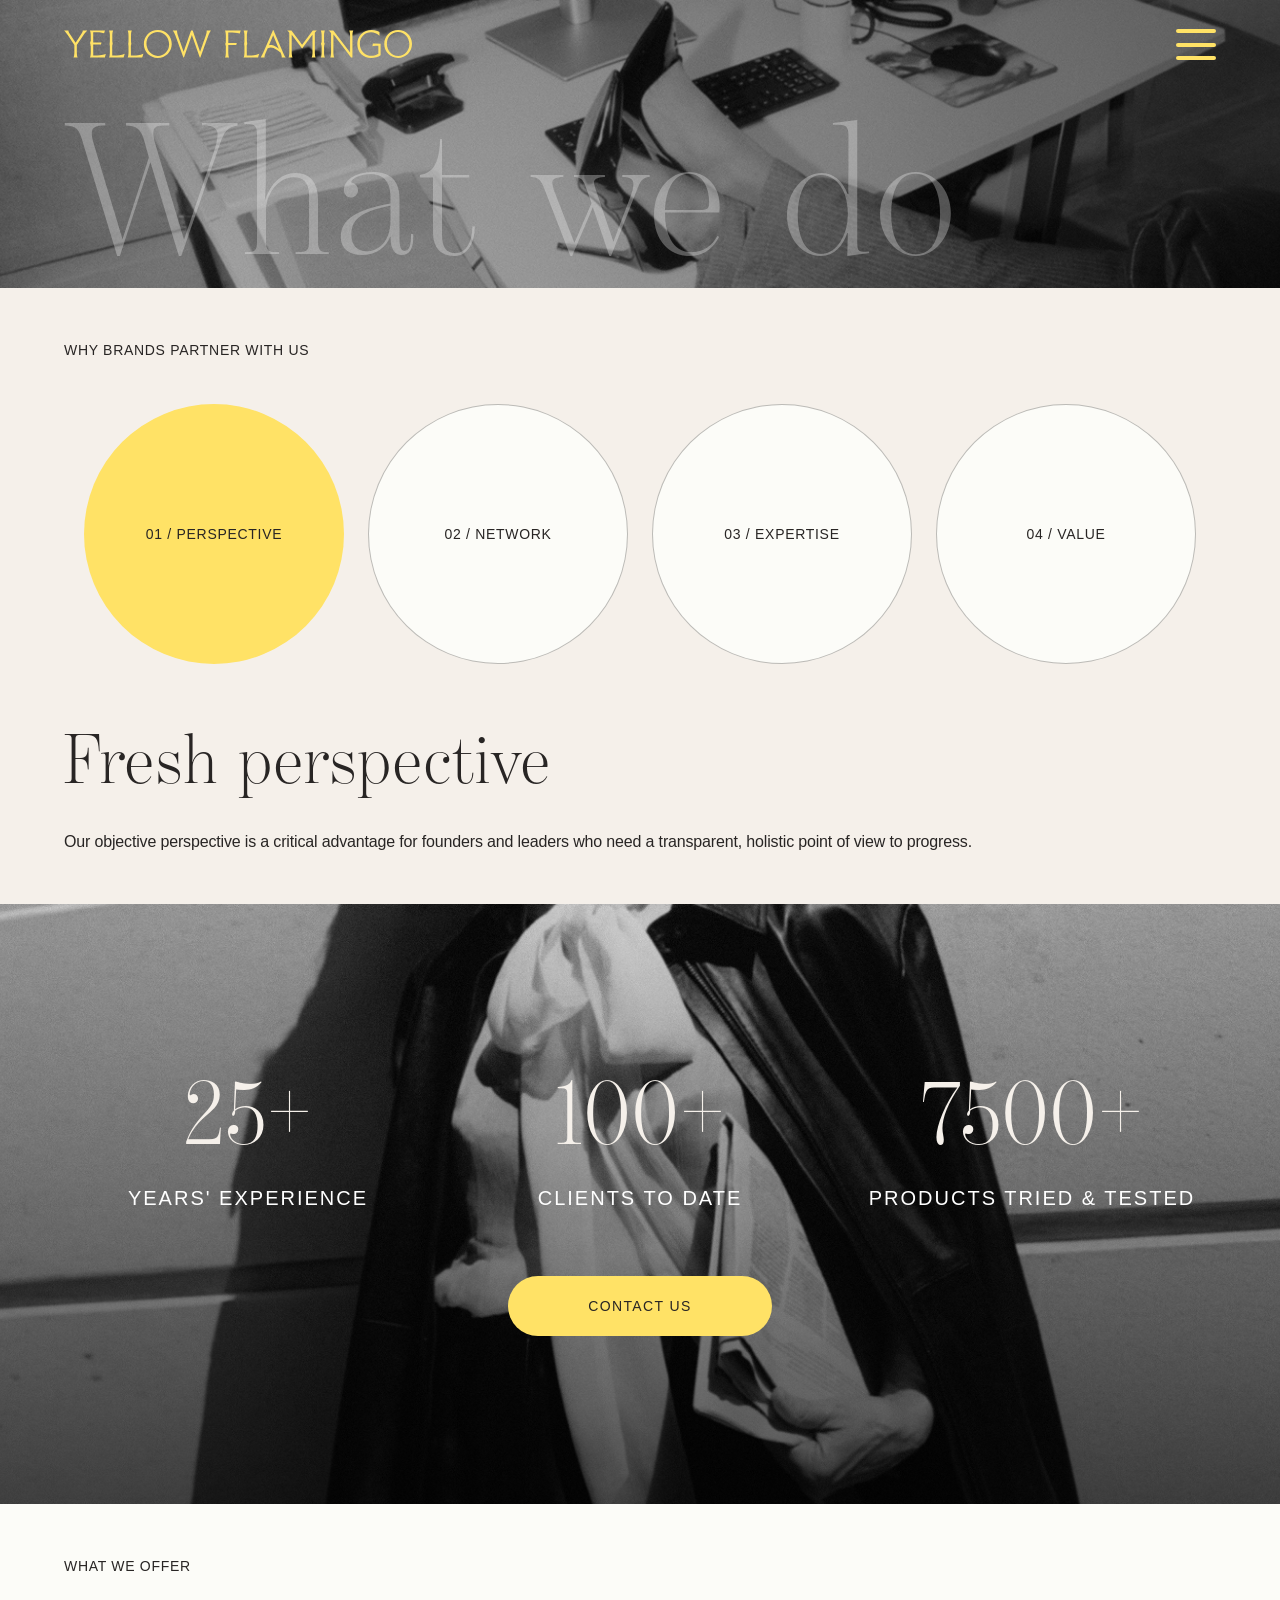
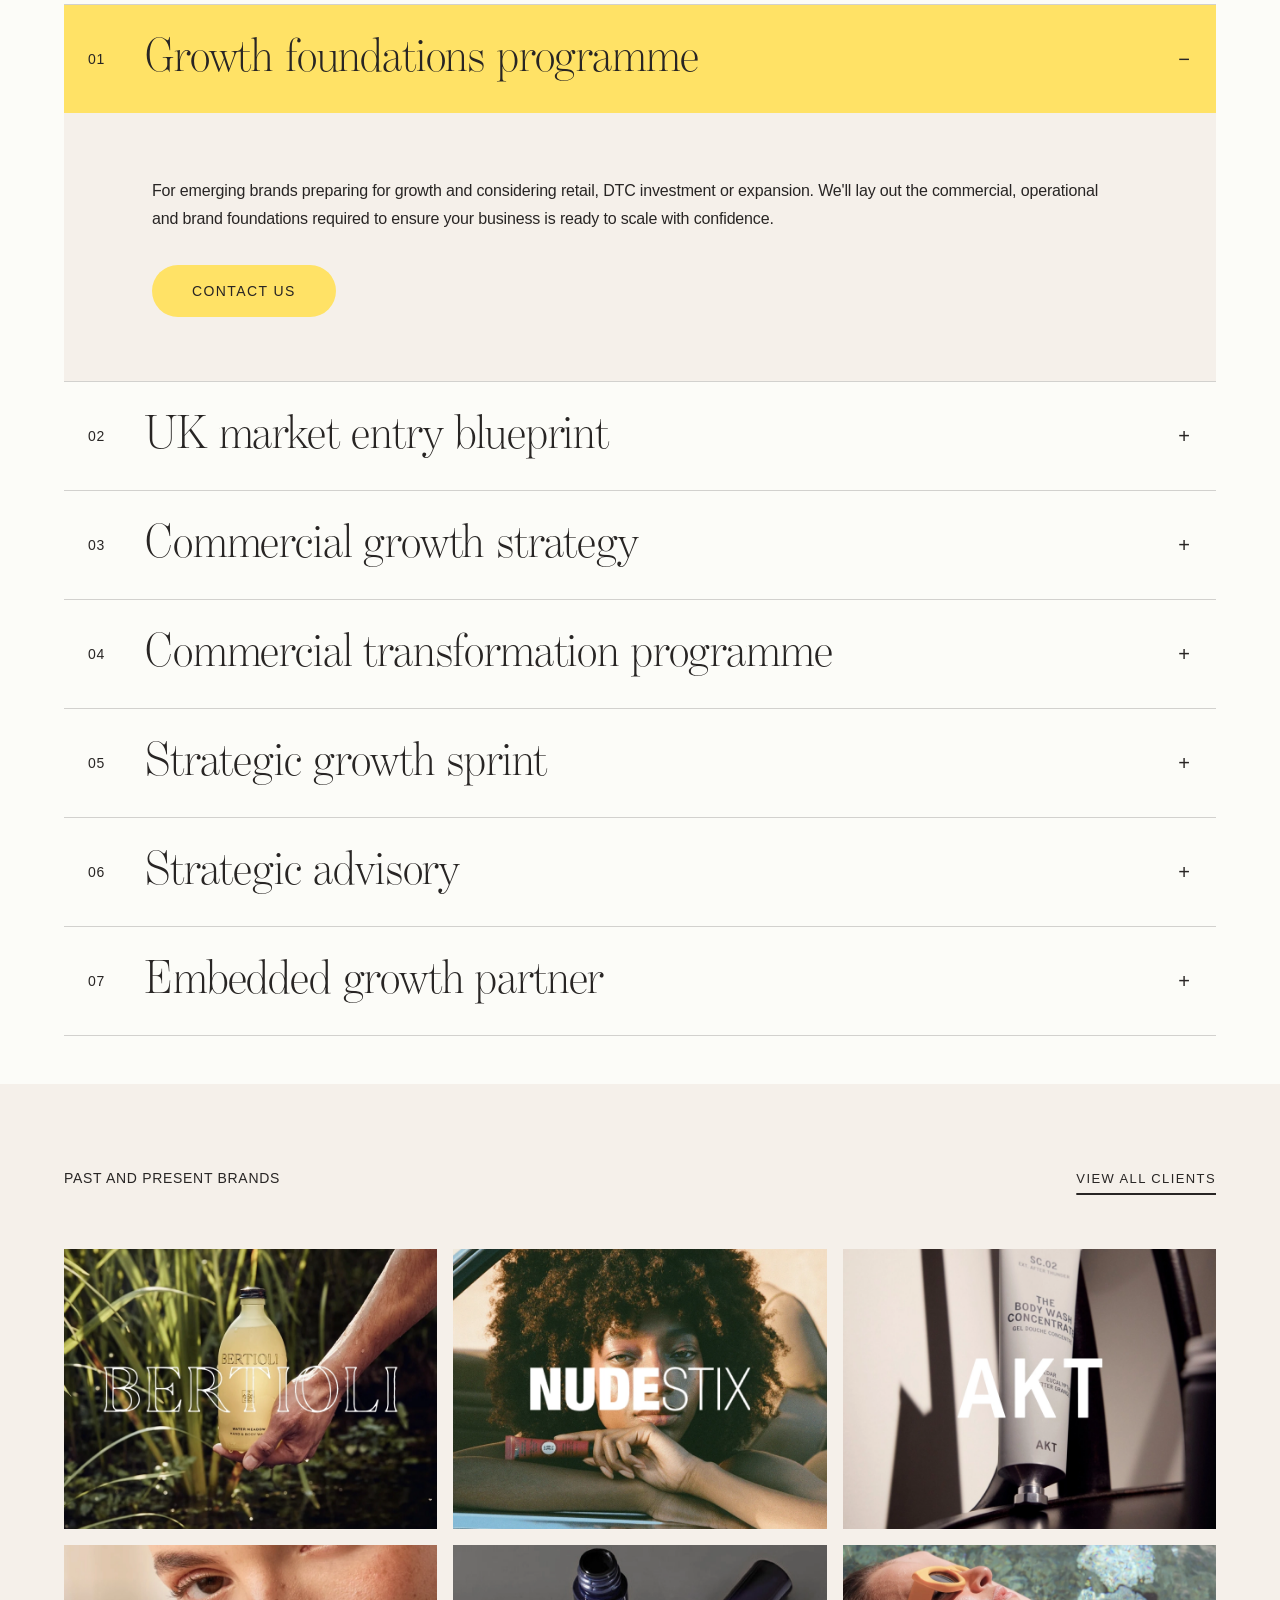
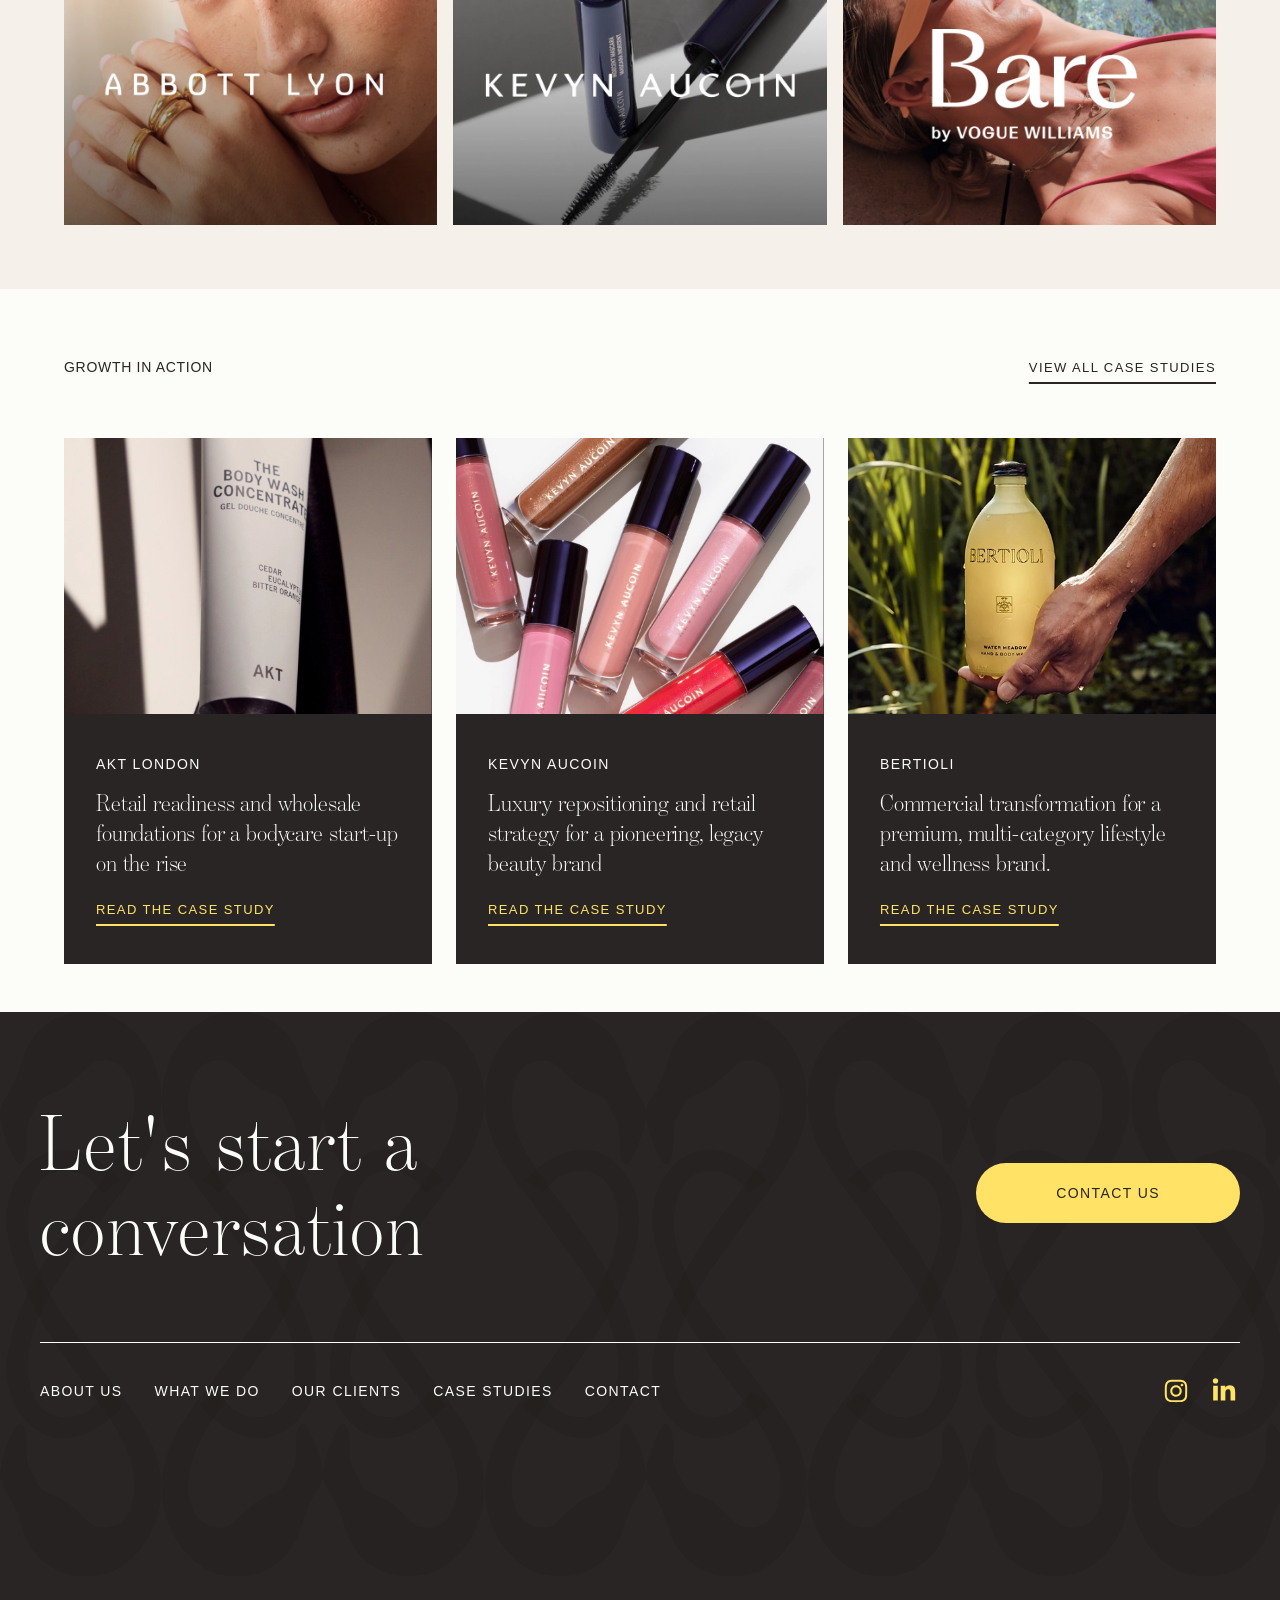
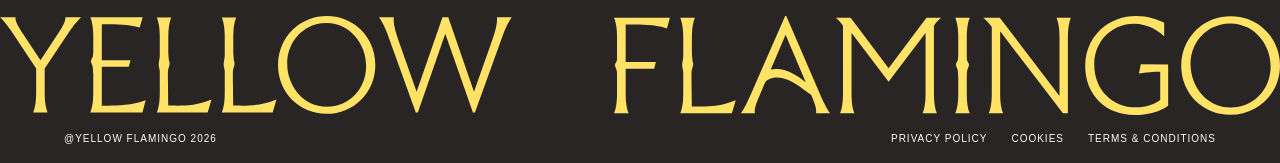
<file: what-we-do/index.html>
<!DOCTYPE html>
<html lang="en-US">

<head><meta charset="UTF-8">
    
    <meta name="viewport" content="width=device-width, initial-scale=1.0">
    <title>What We Do – Yellow Flamingo</title>
<meta name="robots" content="max-image-preview:large">


<style id="wp-img-auto-sizes-contain-inline-css">
img:is([sizes=auto i],[sizes^="auto," i]){contain-intrinsic-size:3000px 1500px}
/*# sourceURL=wp-img-auto-sizes-contain-inline-css */
</style>
<style id="wp-emoji-styles-inline-css">

	img.wp-smiley, img.emoji {
		display: inline !important;
		border: none !important;
		box-shadow: none !important;
		height: 1em !important;
		width: 1em !important;
		margin: 0 0.07em !important;
		vertical-align: -0.1em !important;
		background: none !important;
		padding: 0 !important;
	}
/*# sourceURL=wp-emoji-styles-inline-css */
</style>
<style id="wp-block-library-inline-css">
:root{--wp-block-synced-color:#7a00df;--wp-block-synced-color--rgb:122,0,223;--wp-bound-block-color:var(--wp-block-synced-color);--wp-editor-canvas-background:#ddd;--wp-admin-theme-color:#007cba;--wp-admin-theme-color--rgb:0,124,186;--wp-admin-theme-color-darker-10:#006ba1;--wp-admin-theme-color-darker-10--rgb:0,107,160.5;--wp-admin-theme-color-darker-20:#005a87;--wp-admin-theme-color-darker-20--rgb:0,90,135;--wp-admin-border-width-focus:2px}@media (min-resolution:192dpi){:root{--wp-admin-border-width-focus:1.5px}}.wp-element-button{cursor:pointer}:root .has-very-light-gray-background-color{background-color:#eee}:root .has-very-dark-gray-background-color{background-color:#313131}:root .has-very-light-gray-color{color:#eee}:root .has-very-dark-gray-color{color:#313131}:root .has-vivid-green-cyan-to-vivid-cyan-blue-gradient-background{background:linear-gradient(135deg,#00d084,#0693e3)}:root .has-purple-crush-gradient-background{background:linear-gradient(135deg,#34e2e4,#4721fb 50%,#ab1dfe)}:root .has-hazy-dawn-gradient-background{background:linear-gradient(135deg,#faaca8,#dad0ec)}:root .has-subdued-olive-gradient-background{background:linear-gradient(135deg,#fafae1,#67a671)}:root .has-atomic-cream-gradient-background{background:linear-gradient(135deg,#fdd79a,#004a59)}:root .has-nightshade-gradient-background{background:linear-gradient(135deg,#330968,#31cdcf)}:root .has-midnight-gradient-background{background:linear-gradient(135deg,#020381,#2874fc)}:root{--wp--preset--font-size--normal:16px;--wp--preset--font-size--huge:42px}.has-regular-font-size{font-size:1em}.has-larger-font-size{font-size:2.625em}.has-normal-font-size{font-size:var(--wp--preset--font-size--normal)}.has-huge-font-size{font-size:var(--wp--preset--font-size--huge)}:root .has-text-align-center{text-align:center}:root .has-text-align-left{text-align:left}:root .has-text-align-right{text-align:right}.has-fit-text{white-space:nowrap!important}#end-resizable-editor-section{display:none}.aligncenter{clear:both}.items-justified-left{justify-content:flex-start}.items-justified-center{justify-content:center}.items-justified-right{justify-content:flex-end}.items-justified-space-between{justify-content:space-between}.screen-reader-text{word-wrap:normal!important;border:0;clip-path:inset(50%);height:1px;margin:-1px;overflow:hidden;padding:0;position:absolute;width:1px;word-break:normal!important}.screen-reader-text:focus{background-color:#ddd;clip-path:none;color:#444;display:block;font-size:1em;height:auto;left:5px;line-height:normal;padding:15px 23px 14px;text-decoration:none;top:5px;width:auto;z-index:100000}html :where(.has-border-color){border-style:solid}html :where([style^=border-color],[style*=";border-color"],[style*="; border-color"]){border-style:solid}html :where([style^=border-top-color],[style*=";border-top-color"],[style*="; border-top-color"]){border-top-style:solid}html :where([style^=border-right-color],[style*=";border-right-color"],[style*="; border-right-color"]){border-right-style:solid}html :where([style^=border-bottom-color],[style*=";border-bottom-color"],[style*="; border-bottom-color"]){border-bottom-style:solid}html :where([style^=border-left-color],[style*=";border-left-color"],[style*="; border-left-color"]){border-left-style:solid}html :where([style^=border-width],[style*=";border-width"],[style*="; border-width"]){border-style:solid}html :where([style^=border-top-width],[style*=";border-top-width"],[style*="; border-top-width"]){border-top-style:solid}html :where([style^=border-right-width],[style*=";border-right-width"],[style*="; border-right-width"]){border-right-style:solid}html :where([style^=border-bottom-width],[style*=";border-bottom-width"],[style*="; border-bottom-width"]){border-bottom-style:solid}html :where([style^=border-left-width],[style*=";border-left-width"],[style*="; border-left-width"]){border-left-style:solid}html :where(img[class*=wp-image-]){height:auto;max-width:100%}:where(figure){margin:0 0 1em}html :where(.is-position-sticky){--wp-admin--admin-bar--position-offset:var(--wp-admin--admin-bar--height,0px)}@media screen and (max-width:600px){html :where(.is-position-sticky){--wp-admin--admin-bar--position-offset:0px}}

/*# sourceURL=/wp-includes/css/dist/block-library/common.min.css */
</style>
<style id="classic-theme-styles-inline-css">
/*! This file is auto-generated */
.wp-block-button__link{color:#fff;background-color:#32373c;border-radius:9999px;box-shadow:none;text-decoration:none;padding:calc(.667em + 2px) calc(1.333em + 2px);font-size:1.125em}.wp-block-file__button{background:#32373c;color:#fff;text-decoration:none}
/*# sourceURL=/wp-includes/css/classic-themes.min.css */
</style>

<style id="global-styles-inline-css">
:root{--wp--preset--aspect-ratio--square: 1;--wp--preset--aspect-ratio--4-3: 4/3;--wp--preset--aspect-ratio--3-4: 3/4;--wp--preset--aspect-ratio--3-2: 3/2;--wp--preset--aspect-ratio--2-3: 2/3;--wp--preset--aspect-ratio--16-9: 16/9;--wp--preset--aspect-ratio--9-16: 9/16;--wp--preset--color--black: #000000;--wp--preset--color--cyan-bluish-gray: #abb8c3;--wp--preset--color--white: #ffffff;--wp--preset--color--pale-pink: #f78da7;--wp--preset--color--vivid-red: #cf2e2e;--wp--preset--color--luminous-vivid-orange: #ff6900;--wp--preset--color--luminous-vivid-amber: #fcb900;--wp--preset--color--light-green-cyan: #7bdcb5;--wp--preset--color--vivid-green-cyan: #00d084;--wp--preset--color--pale-cyan-blue: #8ed1fc;--wp--preset--color--vivid-cyan-blue: #0693e3;--wp--preset--color--vivid-purple: #9b51e0;--wp--preset--gradient--vivid-cyan-blue-to-vivid-purple: linear-gradient(135deg,rgb(6,147,227) 0%,rgb(155,81,224) 100%);--wp--preset--gradient--light-green-cyan-to-vivid-green-cyan: linear-gradient(135deg,rgb(122,220,180) 0%,rgb(0,208,130) 100%);--wp--preset--gradient--luminous-vivid-amber-to-luminous-vivid-orange: linear-gradient(135deg,rgb(252,185,0) 0%,rgb(255,105,0) 100%);--wp--preset--gradient--luminous-vivid-orange-to-vivid-red: linear-gradient(135deg,rgb(255,105,0) 0%,rgb(207,46,46) 100%);--wp--preset--gradient--very-light-gray-to-cyan-bluish-gray: linear-gradient(135deg,rgb(238,238,238) 0%,rgb(169,184,195) 100%);--wp--preset--gradient--cool-to-warm-spectrum: linear-gradient(135deg,rgb(74,234,220) 0%,rgb(151,120,209) 20%,rgb(207,42,186) 40%,rgb(238,44,130) 60%,rgb(251,105,98) 80%,rgb(254,248,76) 100%);--wp--preset--gradient--blush-light-purple: linear-gradient(135deg,rgb(255,206,236) 0%,rgb(152,150,240) 100%);--wp--preset--gradient--blush-bordeaux: linear-gradient(135deg,rgb(254,205,165) 0%,rgb(254,45,45) 50%,rgb(107,0,62) 100%);--wp--preset--gradient--luminous-dusk: linear-gradient(135deg,rgb(255,203,112) 0%,rgb(199,81,192) 50%,rgb(65,88,208) 100%);--wp--preset--gradient--pale-ocean: linear-gradient(135deg,rgb(255,245,203) 0%,rgb(182,227,212) 50%,rgb(51,167,181) 100%);--wp--preset--gradient--electric-grass: linear-gradient(135deg,rgb(202,248,128) 0%,rgb(113,206,126) 100%);--wp--preset--gradient--midnight: linear-gradient(135deg,rgb(2,3,129) 0%,rgb(40,116,252) 100%);--wp--preset--font-size--small: 13px;--wp--preset--font-size--medium: 20px;--wp--preset--font-size--large: 36px;--wp--preset--font-size--x-large: 42px;--wp--preset--spacing--20: 0.44rem;--wp--preset--spacing--30: 0.67rem;--wp--preset--spacing--40: 1rem;--wp--preset--spacing--50: 1.5rem;--wp--preset--spacing--60: 2.25rem;--wp--preset--spacing--70: 3.38rem;--wp--preset--spacing--80: 5.06rem;--wp--preset--shadow--natural: 6px 6px 9px rgba(0, 0, 0, 0.2);--wp--preset--shadow--deep: 12px 12px 50px rgba(0, 0, 0, 0.4);--wp--preset--shadow--sharp: 6px 6px 0px rgba(0, 0, 0, 0.2);--wp--preset--shadow--outlined: 6px 6px 0px -3px rgb(255, 255, 255), 6px 6px rgb(0, 0, 0);--wp--preset--shadow--crisp: 6px 6px 0px rgb(0, 0, 0);}.wp-block-button{--wp--preset--dimension--25: 25%;--wp--preset--dimension--50: 50%;--wp--preset--dimension--75: 75%;--wp--preset--dimension--100: 100%;}:where(body) { margin: 0; }:where(.is-layout-flex){gap: 0.5em;}:where(.is-layout-grid){gap: 0.5em;}body .is-layout-flex{display: flex;}.is-layout-flex{flex-wrap: wrap;align-items: center;}.is-layout-flex > :is(*, div){margin: 0;}body .is-layout-grid{display: grid;}.is-layout-grid > :is(*, div){margin: 0;}body{padding-top: 0px;padding-right: 0px;padding-bottom: 0px;padding-left: 0px;}:root :where(.wp-element-button, .wp-block-button__link){background-color: #32373c;border-width: 0;color: #fff;font-family: inherit;font-size: inherit;font-style: inherit;font-weight: inherit;letter-spacing: inherit;line-height: inherit;padding-top: calc(0.667em + 2px);padding-right: calc(1.333em + 2px);padding-bottom: calc(0.667em + 2px);padding-left: calc(1.333em + 2px);text-decoration: none;text-transform: inherit;}.has-black-color{color: var(--wp--preset--color--black) !important;}.has-cyan-bluish-gray-color{color: var(--wp--preset--color--cyan-bluish-gray) !important;}.has-white-color{color: var(--wp--preset--color--white) !important;}.has-pale-pink-color{color: var(--wp--preset--color--pale-pink) !important;}.has-vivid-red-color{color: var(--wp--preset--color--vivid-red) !important;}.has-luminous-vivid-orange-color{color: var(--wp--preset--color--luminous-vivid-orange) !important;}.has-luminous-vivid-amber-color{color: var(--wp--preset--color--luminous-vivid-amber) !important;}.has-light-green-cyan-color{color: var(--wp--preset--color--light-green-cyan) !important;}.has-vivid-green-cyan-color{color: var(--wp--preset--color--vivid-green-cyan) !important;}.has-pale-cyan-blue-color{color: var(--wp--preset--color--pale-cyan-blue) !important;}.has-vivid-cyan-blue-color{color: var(--wp--preset--color--vivid-cyan-blue) !important;}.has-vivid-purple-color{color: var(--wp--preset--color--vivid-purple) !important;}.has-black-background-color{background-color: var(--wp--preset--color--black) !important;}.has-cyan-bluish-gray-background-color{background-color: var(--wp--preset--color--cyan-bluish-gray) !important;}.has-white-background-color{background-color: var(--wp--preset--color--white) !important;}.has-pale-pink-background-color{background-color: var(--wp--preset--color--pale-pink) !important;}.has-vivid-red-background-color{background-color: var(--wp--preset--color--vivid-red) !important;}.has-luminous-vivid-orange-background-color{background-color: var(--wp--preset--color--luminous-vivid-orange) !important;}.has-luminous-vivid-amber-background-color{background-color: var(--wp--preset--color--luminous-vivid-amber) !important;}.has-light-green-cyan-background-color{background-color: var(--wp--preset--color--light-green-cyan) !important;}.has-vivid-green-cyan-background-color{background-color: var(--wp--preset--color--vivid-green-cyan) !important;}.has-pale-cyan-blue-background-color{background-color: var(--wp--preset--color--pale-cyan-blue) !important;}.has-vivid-cyan-blue-background-color{background-color: var(--wp--preset--color--vivid-cyan-blue) !important;}.has-vivid-purple-background-color{background-color: var(--wp--preset--color--vivid-purple) !important;}.has-black-border-color{border-color: var(--wp--preset--color--black) !important;}.has-cyan-bluish-gray-border-color{border-color: var(--wp--preset--color--cyan-bluish-gray) !important;}.has-white-border-color{border-color: var(--wp--preset--color--white) !important;}.has-pale-pink-border-color{border-color: var(--wp--preset--color--pale-pink) !important;}.has-vivid-red-border-color{border-color: var(--wp--preset--color--vivid-red) !important;}.has-luminous-vivid-orange-border-color{border-color: var(--wp--preset--color--luminous-vivid-orange) !important;}.has-luminous-vivid-amber-border-color{border-color: var(--wp--preset--color--luminous-vivid-amber) !important;}.has-light-green-cyan-border-color{border-color: var(--wp--preset--color--light-green-cyan) !important;}.has-vivid-green-cyan-border-color{border-color: var(--wp--preset--color--vivid-green-cyan) !important;}.has-pale-cyan-blue-border-color{border-color: var(--wp--preset--color--pale-cyan-blue) !important;}.has-vivid-cyan-blue-border-color{border-color: var(--wp--preset--color--vivid-cyan-blue) !important;}.has-vivid-purple-border-color{border-color: var(--wp--preset--color--vivid-purple) !important;}.has-vivid-cyan-blue-to-vivid-purple-gradient-background{background: var(--wp--preset--gradient--vivid-cyan-blue-to-vivid-purple) !important;}.has-light-green-cyan-to-vivid-green-cyan-gradient-background{background: var(--wp--preset--gradient--light-green-cyan-to-vivid-green-cyan) !important;}.has-luminous-vivid-amber-to-luminous-vivid-orange-gradient-background{background: var(--wp--preset--gradient--luminous-vivid-amber-to-luminous-vivid-orange) !important;}.has-luminous-vivid-orange-to-vivid-red-gradient-background{background: var(--wp--preset--gradient--luminous-vivid-orange-to-vivid-red) !important;}.has-very-light-gray-to-cyan-bluish-gray-gradient-background{background: var(--wp--preset--gradient--very-light-gray-to-cyan-bluish-gray) !important;}.has-cool-to-warm-spectrum-gradient-background{background: var(--wp--preset--gradient--cool-to-warm-spectrum) !important;}.has-blush-light-purple-gradient-background{background: var(--wp--preset--gradient--blush-light-purple) !important;}.has-blush-bordeaux-gradient-background{background: var(--wp--preset--gradient--blush-bordeaux) !important;}.has-luminous-dusk-gradient-background{background: var(--wp--preset--gradient--luminous-dusk) !important;}.has-pale-ocean-gradient-background{background: var(--wp--preset--gradient--pale-ocean) !important;}.has-electric-grass-gradient-background{background: var(--wp--preset--gradient--electric-grass) !important;}.has-midnight-gradient-background{background: var(--wp--preset--gradient--midnight) !important;}.has-small-font-size{font-size: var(--wp--preset--font-size--small) !important;}.has-medium-font-size{font-size: var(--wp--preset--font-size--medium) !important;}.has-large-font-size{font-size: var(--wp--preset--font-size--large) !important;}.has-x-large-font-size{font-size: var(--wp--preset--font-size--x-large) !important;}
/*# sourceURL=global-styles-inline-css */
</style>

<link rel="stylesheet" id="yellow-flamingo-style-css" href="/wp-content/themes/yellow-flamingo/style.css?ver=1.0.0" media="all">
<link rel="EditURI" type="application/rsd+xml" title="RSD" href="/xmlrpc.php?rsd">
<meta name="generator" content="WordPress 7.1.3">
<link rel="canonical" href="/what-we-do/">
<link rel="shortlink" href="/?p=15">
</head>

<body class="wp-singular page-template-default page page-id-15 wp-theme-yellow-flamingo gradient-bg">

    <a href="#main-content" class="sr-only focus:not-sr-only focus:absolute focus:top-4 focus:left-4 focus:z-[100] focus:px-4 focus:py-2 focus:bg-primary focus:text-white focus:rounded-lg">
        Skip to main content
    </a>

    <header class="site-header fixed inset-x-0 top-0 z-50">
        <div id="header-bg" aria-hidden="true" class="pointer-events-none absolute inset-x-0 top-0 h-22 bg-transparent transition-colors duration-300 z-10"></div>

        <div class="container relative z-10 mx-auto flex w-full items-center justify-between px-6 py-4 sm:px-10 lg:px-16 h-22">
                            <a href="/" class="flex shrink-0 items-center gap-1.5" aria-label="Yellow Flamingo — Home">
                    <img src="/wp-content/themes/yellow-flamingo/assets/images/yellow.svg" alt="" class="h-5 w-auto sm:h-7">
                    <img src="/wp-content/themes/yellow-flamingo/assets/images/flamingo.svg" alt="" class="h-5 pl-2 w-auto sm:h-7">
                </a>
            
            <button type="button" id="menu-toggle" class="group relative z-70 flex h-7 w-10 items-center justify-center cursor-pointer" aria-label="Open menu" aria-expanded="false" aria-controls="primary-menu">
                <svg xmlns="http://www.w3.org/2000/svg" width="40" height="31" viewbox="0 0 40 31" fill="none">
                    <line x1="2" y1="2" x2="38" y2="2" stroke="#FFE266" stroke-width="4" stroke-linecap="round" class="origin-center transform-fill transition-transform duration-300 group-aria-expanded:translate-y-[13.5px] group-aria-expanded:rotate-45"></line>
                    <line x1="2" y1="16" x2="38" y2="16" stroke="#FFE266" stroke-width="4" stroke-linecap="round" class="origin-center transform-fill transition-all duration-300 group-aria-expanded:scale-x-0 group-aria-expanded:opacity-0"></line>
                    <line x1="2" y1="29" x2="38" y2="29" stroke="#FFE266" stroke-width="4" stroke-linecap="round" class="origin-center transform-fill transition-transform duration-300 group-aria-expanded:translate-y-[-13.5px] group-aria-expanded:-rotate-45"></line>
                </svg>
            </button>
        </div>
    </header>

    <div id="primary-menu" class="pointer-events-none fixed inset-0 z-60 opacity-0 transition-opacity duration-300" role="dialog" aria-modal="true" aria-label="Site menu" aria-hidden="true" inert>
        <div class="grid h-full w-full grid-cols-1 overflow-y-auto lg:grid-cols-2">
            <div class="relative flex flex-col items-center justify-center gap-10 bg-charcoal py-24">
                <div class="pointer-events-none fixed inset-x-0 top-0 z-80 container mx-auto flex w-full items-center justify-end px-6 py-4 sm:px-10 lg:hidden lg:px-16 h-22">
                    <button type="button" data-menu-close class="pointer-events-auto relative z-70 flex h-7 w-10 items-center justify-center text-primary" aria-label="Close menu">
                        <svg class="h-6 w-6" xmlns="http://www.w3.org/2000/svg" width="28" height="28" viewbox="0 0 28 28" fill="currentColor">
                            <path d="M26 2L2 26M2 2L26 26" stroke="currentColor" stroke-width="4" stroke-linecap="round" stroke-linejoin="round"></path>
                        </svg>
                    </button>
                </div>

                <div class="pointer-events-none fixed inset-x-0 top-0 z-80 container mx-auto flex w-full justify-start px-6 py-4 sm:px-10 lg:px-16 h-22">
                    <a href="/" class="pointer-events-auto relative z-81 flex shrink-0 items-center gap-1.5" aria-label="Yellow Flamingo — Home">
                        <img src="/wp-content/themes/yellow-flamingo/assets/images/yellow.svg" alt="" class="h-5 w-auto sm:h-7">
                        <img src="/wp-content/themes/yellow-flamingo/assets/images/flamingo.svg" alt="" class="h-5 pl-2 w-auto sm:h-7">
                    </a>
                </div>

                <div class="pointer-events-none fixed inset-x-0 top-0 z-80 container mx-auto flex h-full items-center justify-center px-6 sm:px-10 lg:justify-start lg:px-16">
                    <div class="pointer-events-auto flex flex-col items-center gap-10 lg:items-start">
                        <nav aria-label="Primary" class="flex flex-col items-center gap-6 text-center sm:gap-4 [&amp;_a]:link-underline [&amp;_a]:font-display [&amp;_a]:text-4xl [&amp;_a]:font-light [&amp;_a]:leading-tight [&amp;_a]:text-snow [&amp;_a]:transition-colors [&amp;_a]:duration-300 [&amp;_a:hover]:text-primary [&amp;_li]:list-none sm:[&amp;_a]:text-5xl lg:items-start lg:text-left lg:[&amp;_a]:text-5xl">
                            <li id="menu-item-23" class="menu-item menu-item-type-post_type menu-item-object-page menu-item-23"><a href="/about-us/">About Us</a></li>
<li id="menu-item-26" class="menu-item menu-item-type-post_type menu-item-object-page current-menu-item page_item page-item-15 current_page_item menu-item-26"><a href="/what-we-do/" aria-current="page">What We Do</a></li>
<li id="menu-item-25" class="menu-item menu-item-type-post_type menu-item-object-page menu-item-25"><a href="/our-clients/">Our Clients</a></li>
<li id="menu-item-24" class="menu-item menu-item-type-post_type menu-item-object-page menu-item-24"><a href="/case-studies/">Case Studies</a></li>
                        </nav>

                        <a href="/contact-us/" class="inline-flex w-fit shrink-0 items-center justify-center rounded-full bg-primary px-20 py-5 font-sans text-sm font-medium tracking-[1.4px] text-charcoal uppercase transition-colors duration-300 hover:bg-primary/90">
                            Contact Us
                        </a>
                    </div>
                </div>
            </div>

            <div class="relative hidden flex-col items-center justify-center bg-primary py-10 lg:flex lg:py-16">
                <div class="pointer-events-none fixed inset-x-0 top-0 z-80 container mx-auto hidden w-full items-center justify-end px-6 py-4 sm:px-10 lg:flex lg:px-16 h-22">
                    <button type="button" data-menu-close class="pointer-events-auto relative z-70 flex h-7 w-10 items-center justify-center text-charcoal cursor-pointer" aria-label="Close menu">
                        <svg class="h-6 w-6" xmlns="http://www.w3.org/2000/svg" width="28" height="28" viewbox="0 0 28 28" fill="none">
                            <path d="M26 2L2 26M2 2L26 26" stroke="#1E1E1E" stroke-width="4" stroke-linecap="round" stroke-linejoin="round"></path>
                        </svg>
                    </button>
                </div>

                <div class="pointer-events-none fixed inset-x-0 top-0 z-80 hidden h-full container mx-auto items-center justify-end px-6 sm:px-10 lg:flex lg:px-16">
                                        <div class="pointer-events-auto w-95 overflow-hidden rounded-sm bg-charcoal">
                                                    <img width="546" height="724" src="/wp-content/uploads/2026/10/AKT-1.webp" class="aspect-4/3 w-full object-cover transition-transform duration-300 group-hover:scale-105 wp-post-image" alt="" decoding="async" fetchpriority="high" srcset="/wp-content/uploads/2026/10/AKT-1.webp 546w, /wp-content/uploads/2026/10/AKT-1-226x300.webp 226w" sizes="(max-width: 546px) 100vw, 546px">                                                <div class="px-8 py-10">
                            <p class="font-sans text-sm font-medium tracking-[1.4px] text-snow uppercase">
                                AKT London                            </p>
                            <p class="mt-4 font-display text-2xl leading-tight font-light text-snow">Retail readiness and wholesale foundations for a bodycare start-up on the rise                            </p>
                            <a href="/case-studies/#akt-london" class="eyebrow text-underline mt-4 inline-block text-primary uppercase transition-colors duration-300 hover:text-primary/80">
                                Read the case study
                            </a>
                        </div>
                    </div>
                                    
                </div>
            </div>
        </div>
    </div>


    <main id="main-content" role="main">
<section class="relative flex h-72 w-full items-center justify-center overflow-hidden bg-charcoal">
    <img src="/wp-content/themes/yellow-flamingo/assets/images/what-we-do-hero.webp" alt="A flock of flamingos" class="absolute inset-0 h-full w-full object-cover">

    <div class="absolute inset-0 h-72 opacity-80 bg-linear-89 from-black/20 to-black/60"></div>

    <h1 class="container absolute inset-x-0 bottom-0 z-10 mx-auto px-6 text-left font-display text-[5.5rem] leading-[0.85] font-light text-white/30 sm:px-10 sm:text-9xl lg:px-16 lg:text-[12rem] tracking-wide">
        What we do
    </h1>

</section>

<section class="bg-stone">
    <div class="container mx-auto w-full py-12 px-6 sm:px-10 lg:px-16">
        <div class="text-sm font-medium font-sans uppercase leading-7 tracking-wider text-charcoal">Why brands partner with us</div>

        <div class="mt-10 flex flex-col items-center gap-10 lg:flex-row lg:flex-wrap lg:justify-center lg:gap-6" data-tabs>
            <div class="flex flex-col items-center gap-10 sm:contents">
                <button type="button" aria-expanded="true" data-tabs-trigger class="flex size-65 shrink-0 items-center justify-center rounded-full bg-primary p-6 text-center font-sans text-sm font-medium uppercase leading-7 tracking-wider text-charcoal transition-colors duration-300 sm:size-65 cursor-pointer">
                    01 / Perspective
                </button>
                <div class="text-center lg:hidden!" data-tabs-panel-mobile>
                    <h2 class="font-display text-4xl leading-[1.05] font-light text-charcoal tracking-wide">Fresh perspective</h2>
                    <p class="mt-4 font-sans leading-7 text-charcoal">Our objective perspective is a critical advantage for founders and leaders who need a transparent, holistic point of view to progress.</p>
                </div>
            </div>
            <div class="flex flex-col items-center gap-10 sm:contents">
                <button type="button" aria-expanded="false" data-tabs-trigger class="flex size-65 shrink-0 items-center justify-center rounded-full border border-charcoal/30 bg-snow p-6 text-center font-sans text-sm font-medium uppercase leading-7 tracking-wider text-charcoal transition-colors duration-300 sm:size-65 cursor-pointer">
                    02 / Network
                </button>
                <div class="hidden text-center lg:hidden!" data-tabs-panel-mobile>
                    <h2 class="font-display text-4xl leading-[1.05] font-light text-charcoal tracking-wide">Network access</h2>
                    <p class="mt-4 font-sans leading-7 text-charcoal">Our long-standing relationships across all areas of the industry provide invaluable insights and access for businesses we partner with.
                    </p>
                </div>
            </div>
            <div class="flex flex-col items-center gap-10 sm:contents">
                <button type="button" aria-expanded="false" data-tabs-trigger class="flex size-65 shrink-0 items-center justify-center rounded-full border border-charcoal/30 bg-snow p-6 text-center font-sans text-sm font-medium uppercase leading-7 tracking-wider text-charcoal transition-colors duration-300 sm:size-65 cursor-pointer">
                    03 / Expertise
                </button>
                <div class="hidden text-center lg:hidden!" data-tabs-panel-mobile>
                    <h2 class="font-display text-4xl leading-[1.05] font-light text-charcoal tracking-wide">Thoughtful expansion</h2>
                    <p class="mt-4 font-sans leading-7 text-charcoal">We provide access to senior-level strategic and commercial expertise without the long-term overhead of scaling an in-house team. 
                    </p>
                </div>
            </div>
            <div class="flex flex-col items-center gap-10 sm:contents">
                <button type="button" aria-expanded="false" data-tabs-trigger class="flex size-65 shrink-0 items-center justify-center rounded-full border border-charcoal/30 bg-snow p-6 text-center font-sans text-sm font-medium uppercase leading-7 tracking-wider text-charcoal transition-colors duration-300 sm:size-65 cursor-pointer">
                    04 / Value
                </button>
                <div class="hidden text-center lg:hidden!" data-tabs-panel-mobile>
                    <h2 class="font-display text-4xl leading-[1.05] font-light text-charcoal tracking-wide">Bespoke approach</h2>
                    <p class="mt-4 font-sans leading-7 text-charcoal">Every recommendation we make is tailored to the brand at hand, ensuring the strategy we deliver is practical, relevant and actionable.
                    </p>
                </div>
            </div>
        </div>

        <div class="mt-16 max-lg:hidden!" data-tabs-panel>
            <h2 class="font-display text-5xl leading-[1.05] font-light text-charcoal lg:text-7xl tracking-wide">Fresh perspective</h2>
            <p class="mt-6 font-sans leading-7 text-charcoal">Our objective perspective is a critical advantage for founders and leaders who need a transparent, holistic point of view to progress.</p>
        </div>
        <div class="mt-16 hidden max-lg:hidden!" data-tabs-panel>
            <h2 class="font-display text-5xl leading-[1.05] font-light text-charcoal lg:text-7xl tracking-wide">Network access</h2>
            <p class="mt-6 font-sans leading-7 text-charcoal">Our long-standing relationships across all areas of the industry provide invaluable insights and access for businesses we partner with.
            </p>
        </div>
        <div class="mt-16 hidden max-lg:hidden!" data-tabs-panel>
            <h2 class="font-display text-5xl leading-[1.05] font-light text-charcoal lg:text-7xl tracking-wide">Thoughtful expansion</h2>
            <p class="mt-6 font-sans leading-7 text-charcoal">We provide access to senior-level strategic and commercial expertise without the long-term overhead of scaling an in-house team.
            </p>
        </div>
        <div class="mt-16 hidden max-lg:hidden!" data-tabs-panel>
            <h2 class="font-display text-5xl leading-[1.05] font-light text-charcoal lg:text-7xl tracking-wide">Bespoke approach</h2>
            <p class="mt-6 font-sans leading-7 text-charcoal">Every recommendation we make is tailored to the brand at hand, ensuring the strategy we deliver is practical, relevant and actionable.
            </p>
        </div>
    </div>
</section>


<section class="relative flex h-full lg:h-150 items-center overflow-hidden bg-charcoal">
    <img src="/wp-content/themes/yellow-flamingo/assets/images/stats.webp" alt="" class="absolute inset-0 h-full w-full object-cover">

    <div aria-hidden="true" class="pointer-events-none absolute inset-0 bg-linear-to-b from-black/0 to-black/60">
    </div>

    <div class="relative z-10 container mx-auto w-full px-6 py-20 sm:px-10 lg:px-16">
        <div class="grid grid-cols-1 gap-16 text-center sm:grid-cols-3 sm:gap-6">
            <div>
                <div class="font-display text-8xl leading-none font-light text-stone">25+</div>
                <div class="mt-4 font-sans text-xl font-medium uppercase tracking-widest text-white">Years' experience</div>
            </div>
            <div>
                <div class="font-display text-8xl leading-none font-light text-stone">100+</div>
                <div class="mt-4 font-sans text-xl font-medium uppercase tracking-widest text-white">Clients to date</div>
            </div>
            <div>
                <div class="font-display text-8xl leading-none font-light text-stone">7500+</div>
                <div class="mt-4 font-sans text-xl font-medium uppercase tracking-widest text-white">Products Tried &amp; Tested</div>
            </div>
        </div>

        <div class="pt-16 text-center">
            <a href="/contact-us/" class="inline-flex shrink-0 items-center justify-center rounded-full bg-primary px-20 py-5 font-sans text-sm font-medium tracking-[1.4px] text-charcoal uppercase transition-colors duration-300 hover:bg-primary/90">
                Contact Us
            </a>
        </div>
    </div>

</section>


<section class="bg-snow">
    <div class="container mx-auto w-full py-12 sm:px-10 lg:px-16">

        <div class="px-6 sm:px-0 text-sm font-medium font-sans uppercase leading-7 tracking-wider text-charcoal">WHAT WE OFFER</div>

        <div class="mt-6 border-t border-charcoal/20" data-accordion>
            <div class="border-b border-charcoal/20" data-accordion-item>
                <button type="button" aria-expanded="true" data-accordion-trigger class="flex w-full cursor-pointer items-center justify-between gap-6 px-6 py-6 text-left transition-colors duration-300 bg-primary">
                    <div class="flex items-center gap-6 sm:gap-10">
                        <span class="text-sm font-medium font-sans uppercase tracking-wider text-charcoal">01</span>
                        <span class="font-display text-2xl leading-tight font-light text-charcoal sm:text-4xl lg:text-5xl">Growth foundations programme</span>
                    </div>
                    <span class="relative size-4 shrink-0 text-charcoal">
                        <span class="absolute inset-0 hidden items-center justify-center text-xl leading-none" data-accordion-icon-closed>+</span>
                        <span class="absolute inset-0 flex items-center justify-center text-xl leading-none" data-accordion-icon-open>−</span>
                    </span>
                </button>
                <div class="grid overflow-hidden transition-[grid-template-rows] duration-300 ease-out" style="grid-template-rows: 1fr;" data-accordion-panel>
                    <div class="min-h-0 overflow-hidden">
                        <div class="bg-stone px-6 py-10 lg:px-22 lg:py-16">
                            <p class="font-sans leading-7 text-charcoal">For emerging brands preparing for growth and considering retail, DTC investment or expansion. We'll lay out the commercial, operational and brand foundations required to ensure your business is ready to scale with confidence.</p>
                            <div class="mt-8">
                                <a href="/contact-us/" class="inline-flex shrink-0 items-center justify-center rounded-full bg-primary px-10 py-4 font-sans text-sm font-medium tracking-[1.4px] text-charcoal uppercase transition-colors duration-300 hover:bg-primary/90">
                                    Contact Us
                                </a>
                            </div>
                        </div>
                    </div>
                </div>
            </div>

            <div class="border-b border-charcoal/20" data-accordion-item>
                <button type="button" aria-expanded="false" data-accordion-trigger class="flex w-full cursor-pointer items-center justify-between gap-6 px-6 py-6 text-left transition-colors duration-300">
                    <div class="flex items-center gap-6 sm:gap-10">
                        <span class="text-sm font-medium font-sans uppercase tracking-wider text-charcoal">02</span>
                        <span class="font-display text-2xl leading-tight font-light text-charcoal sm:text-4xl lg:text-5xl">UK market entry blueprint</span>
                    </div>
                    <span class="relative size-4 shrink-0 text-charcoal">
                        <span class="absolute inset-0 flex items-center justify-center text-xl leading-none" data-accordion-icon-closed>+</span>
                        <span class="absolute inset-0 hidden items-center justify-center text-xl leading-none" data-accordion-icon-open>−</span>
                    </span>
                </button>
                <div class="grid overflow-hidden transition-[grid-template-rows] duration-300 ease-out" style="grid-template-rows: 0fr;" data-accordion-panel>
                    <div class="min-h-0 overflow-hidden">
                        <div class="bg-stone px-6 py-10 lg:px-22 lg:py-16">
                            <p class="font-sans leading-7 text-charcoal">For international brands and overseas founders looking to enter the UK market. We’ll create a commercially viable route-to-market strategy along with a roadmap for your brand to launch in the region.
                            </p>
                            <div class="mt-8">
                                <a href="/contact-us/" class="inline-flex shrink-0 items-center justify-center rounded-full bg-primary px-10 py-4 font-sans text-sm font-medium tracking-[1.4px] text-charcoal uppercase transition-colors duration-300 hover:bg-primary/90">
                                    Contact Us
                                </a>
                            </div>
                        </div>
                    </div>
                </div>
            </div>

            <div class="border-b border-charcoal/20" data-accordion-item>
                <button type="button" aria-expanded="false" data-accordion-trigger class="flex w-full cursor-pointer items-center justify-between gap-6 px-6 py-6 text-left transition-colors duration-300">
                    <div class="flex items-center gap-6 sm:gap-10">
                        <span class="text-sm font-medium font-sans uppercase tracking-wider text-charcoal">03</span>
                        <span class="font-display text-2xl leading-tight font-light text-charcoal sm:text-4xl lg:text-5xl">Commercial growth strategy</span>
                    </div>
                    <span class="relative size-4 shrink-0 text-charcoal">
                        <span class="absolute inset-0 flex items-center justify-center text-xl leading-none" data-accordion-icon-closed>+</span>
                        <span class="absolute inset-0 hidden items-center justify-center text-xl leading-none" data-accordion-icon-open>−</span>
                    </span>
                </button>
                <div class="grid overflow-hidden transition-[grid-template-rows] duration-300 ease-out" style="grid-template-rows: 0fr;" data-accordion-panel>
                    <div class="min-h-0 overflow-hidden">
                        <div class="bg-stone px-6 py-10 lg:px-22 lg:py-16">
                            <p class="font-sans leading-7 text-charcoal">For brands that are already trading and looking to scale and accelerate commercial performance. We’ll identify, prioritise and structure the most valuable growth opportunities for your business.</p>
                            <div class="mt-8">
                                <a href="/contact-us/" class="inline-flex shrink-0 items-center justify-center rounded-full bg-primary px-10 py-4 font-sans text-sm font-medium tracking-[1.4px] text-charcoal uppercase transition-colors duration-300 hover:bg-primary/90">
                                    Contact Us
                                </a>
                            </div>
                        </div>
                    </div>
                </div>
            </div>

            <div class="border-b border-charcoal/20" data-accordion-item>
                <button type="button" aria-expanded="false" data-accordion-trigger class="flex w-full cursor-pointer items-center justify-between gap-6 px-6 py-6 text-left transition-colors duration-300">
                    <div class="flex items-center gap-6 sm:gap-10">
                        <span class="text-sm font-medium font-sans uppercase tracking-wider text-charcoal">04</span>
                        <span class="font-display text-2xl leading-tight font-light text-charcoal sm:text-4xl lg:text-5xl">Commercial transformation programme</span>
                    </div>
                    <span class="relative size-4 shrink-0 text-charcoal">
                        <span class="absolute inset-0 flex items-center justify-center text-xl leading-none" data-accordion-icon-closed>+</span>
                        <span class="absolute inset-0 hidden items-center justify-center text-xl leading-none" data-accordion-icon-open>−</span>
                    </span>
                </button>
                <div class="grid overflow-hidden transition-[grid-template-rows] duration-300 ease-out" style="grid-template-rows: 0fr;" data-accordion-panel>
                    <div class="min-h-0 overflow-hidden">
                        <div class="bg-stone px-6 py-10 lg:px-22 lg:py-16">
                            <p class="font-sans leading-7 text-charcoal">For retailers and multi-brand businesses undergoing change, expansion or repositioning. We’ll align your business, proposition and organisation behind a clear commercial strategy and shared vision for growth.
                            </p>
                            <div class="mt-8">
                                <a href="/contact-us/" class="inline-flex shrink-0 items-center justify-center rounded-full bg-primary px-10 py-4 font-sans text-sm font-medium tracking-[1.4px] text-charcoal uppercase transition-colors duration-300 hover:bg-primary/90">
                                    Contact Us
                                </a>
                            </div>
                        </div>
                    </div>
                </div>
            </div>

            <div class="border-b border-charcoal/20" data-accordion-item>
                <button type="button" aria-expanded="false" data-accordion-trigger class="flex w-full cursor-pointer items-center justify-between gap-6 px-6 py-6 text-left transition-colors duration-300">
                    <div class="flex items-center gap-6 sm:gap-10">
                        <span class="text-sm font-medium font-sans uppercase tracking-wider text-charcoal">05</span>
                        <span class="font-display text-2xl leading-tight font-light text-charcoal sm:text-4xl lg:text-5xl">Strategic growth sprint</span>
                    </div>
                    <span class="relative size-4 shrink-0 text-charcoal">
                        <span class="absolute inset-0 flex items-center justify-center text-xl leading-none" data-accordion-icon-closed>+</span>
                        <span class="absolute inset-0 hidden items-center justify-center text-xl leading-none" data-accordion-icon-open>−</span>
                    </span>
                </button>
                <div class="grid overflow-hidden transition-[grid-template-rows] duration-300 ease-out" style="grid-template-rows: 0fr;" data-accordion-panel>
                    <div class="min-h-0 overflow-hidden">
                        <div class="bg-stone px-6 py-10 lg:px-22 lg:py-16">
                            <p class="font-sans leading-7 text-charcoal">For founders and leadership teams seeking rapid strategic clarity around specific challenges, opportunities or focused projects. We’ll provide expert input along with actionable recommendations.</p>
                            <div class="mt-8">
                                <a href="/contact-us/" class="inline-flex shrink-0 items-center justify-center rounded-full bg-primary px-10 py-4 font-sans text-sm font-medium tracking-[1.4px] text-charcoal uppercase transition-colors duration-300 hover:bg-primary/90">
                                    Contact Us
                                </a>
                            </div>
                        </div>
                    </div>
                </div>
            </div>

            <div class="border-b border-charcoal/20" data-accordion-item>
                <button type="button" aria-expanded="false" data-accordion-trigger class="flex w-full cursor-pointer items-center justify-between gap-6 px-6 py-6 text-left transition-colors duration-300">
                    <div class="flex items-center gap-6 sm:gap-10">
                        <span class="text-sm font-medium font-sans uppercase tracking-wider text-charcoal">06</span>
                        <span class="font-display text-2xl leading-tight font-light text-charcoal sm:text-4xl lg:text-5xl">Strategic advisory</span>
                    </div>
                    <span class="relative size-4 shrink-0 text-charcoal">
                        <span class="absolute inset-0 flex items-center justify-center text-xl leading-none" data-accordion-icon-closed>+</span>
                        <span class="absolute inset-0 hidden items-center justify-center text-xl leading-none" data-accordion-icon-open>−</span>
                    </span>
                </button>
                <div class="grid overflow-hidden transition-[grid-template-rows] duration-300 ease-out" style="grid-template-rows: 0fr;" data-accordion-panel>
                    <div class="min-h-0 overflow-hidden">
                        <div class="bg-stone px-6 py-10 lg:px-22 lg:py-16">
                            <p class="font-sans leading-7 text-charcoal">For founders and leadership teams seeking ongoing strategic guidance, accountability and an experienced sounding board for key business decisions. We’ll support with prioritisation and delivering your business objectives.</p>
                            <div class="mt-8">
                                <a href="/contact-us/" class="inline-flex shrink-0 items-center justify-center rounded-full bg-primary px-10 py-4 font-sans text-sm font-medium tracking-[1.4px] text-charcoal uppercase transition-colors duration-300 hover:bg-primary/90">
                                    Contact Us
                                </a>
                            </div>
                        </div>
                    </div>
                </div>
            </div>

            <div class="border-b border-charcoal/20" data-accordion-item>
                <button type="button" aria-expanded="false" data-accordion-trigger class="flex w-full cursor-pointer items-center justify-between gap-6 px-6 py-6 text-left transition-colors duration-300">
                    <div class="flex items-center gap-6 sm:gap-10">
                        <span class="text-sm font-medium font-sans uppercase tracking-wider text-charcoal">07</span>
                        <span class="font-display text-2xl leading-tight font-light text-charcoal sm:text-4xl lg:text-5xl">Embedded growth partner</span>
                    </div>
                    <span class="relative size-4 shrink-0 text-charcoal">
                        <span class="absolute inset-0 flex items-center justify-center text-xl leading-none" data-accordion-icon-closed>+</span>
                        <span class="absolute inset-0 hidden items-center justify-center text-xl leading-none" data-accordion-icon-open>−</span>
                    </span>
                </button>
                <div class="grid overflow-hidden transition-[grid-template-rows] duration-300 ease-out" style="grid-template-rows: 0fr;" data-accordion-panel>
                    <div class="min-h-0 overflow-hidden">
                        <div class="bg-stone px-6 py-10 lg:px-22 lg:py-16">
                            <p class="font-sans leading-7 text-charcoal">For businesses that require a more integrated level of support, with active involvement from our team. We’ll provide deeper access to senior experts who’ll support with strategic initiatives, commercial opportunities and growth planning.</p>
                            <div class="mt-8">
                                <a href="/contact-us/" class="inline-flex shrink-0 items-center justify-center rounded-full bg-primary px-10 py-4 font-sans text-sm font-medium tracking-[1.4px] text-charcoal uppercase transition-colors duration-300 hover:bg-primary/90">
                                    Contact Us
                                </a>
                            </div>
                        </div>
                    </div>
                </div>
            </div>
        </div>

    </div>
</section>


<section class="bg-stone">
    <div class="container mx-auto w-full py-16 px-6 sm:px-10 lg:px-16">

        <div class="grid grid-cols-2 items-center py-4">
            <div class="justify-self-start text-charcoal text-sm font-medium font-sans uppercase leading-7 tracking-wider">Past and Present Brands</div>

            <div class="hidden justify-self-end text-charcoal text-sm font-medium font-sans underline uppercase leading-7 tracking-wider eyebrow sm:block">
                <a href="/our-clients/" class="eyebrow text-underline inline-block uppercase transition-colors duration-300">
                    VIEW ALL CLIENTS
                </a>
            </div>
        </div>
        <div class="client-list mt-10 grid grid-cols-2 gap-4 sm:grid-cols-2 lg:grid-cols-3">
                            <div class="client-list-item group relative aspect-4/3 overflow-hidden">
                                            <img width="866" height="700" src="/wp-content/uploads/2026/10/Bertioli-1.webp" class="h-full w-full object-cover transition-transform duration-300 group-hover:scale-105 wp-post-image" alt="Bertioli" decoding="async" srcset="/wp-content/uploads/2026/10/Bertioli-1.webp 866w, /wp-content/uploads/2026/10/Bertioli-1-300x242.webp 300w, /wp-content/uploads/2026/10/Bertioli-1-768x621.webp 768w" sizes="(max-width: 866px) 100vw, 866px">                                        
                </div>
                            <div class="client-list-item group relative aspect-4/3 overflow-hidden">
                                            <img width="866" height="700" src="/wp-content/uploads/2026/10/NudeStix.webp" class="h-full w-full object-cover transition-transform duration-300 group-hover:scale-105 wp-post-image" alt="NudeStix" decoding="async" srcset="/wp-content/uploads/2026/10/NudeStix.webp 866w, /wp-content/uploads/2026/10/NudeStix-300x242.webp 300w, /wp-content/uploads/2026/10/NudeStix-768x621.webp 768w" sizes="(max-width: 866px) 100vw, 866px">                                        
                </div>
                            <div class="client-list-item group relative aspect-4/3 overflow-hidden">
                                            <img width="866" height="700" src="/wp-content/uploads/2026/10/AKT.webp" class="h-full w-full object-cover transition-transform duration-300 group-hover:scale-105 wp-post-image" alt="AKT London" decoding="async" srcset="/wp-content/uploads/2026/10/AKT.webp 866w, /wp-content/uploads/2026/10/AKT-300x242.webp 300w, /wp-content/uploads/2026/10/AKT-768x621.webp 768w" sizes="(max-width: 866px) 100vw, 866px">                                        
                </div>
                            <div class="client-list-item group relative aspect-4/3 overflow-hidden">
                                            <img width="866" height="700" src="/wp-content/uploads/2026/10/Abbott-Lyon.webp" class="h-full w-full object-cover transition-transform duration-300 group-hover:scale-105 wp-post-image" alt="Abbott Lyon" decoding="async" srcset="/wp-content/uploads/2026/10/Abbott-Lyon.webp 866w, /wp-content/uploads/2026/10/Abbott-Lyon-300x242.webp 300w, /wp-content/uploads/2026/10/Abbott-Lyon-768x621.webp 768w" sizes="(max-width: 866px) 100vw, 866px">                                        
                </div>
                            <div class="client-list-item group relative aspect-4/3 overflow-hidden">
                                            <img width="866" height="700" src="/wp-content/uploads/2026/10/Kevyn-Aucion.webp" class="h-full w-full object-cover transition-transform duration-300 group-hover:scale-105 wp-post-image" alt="Kevyn Aucion" decoding="async" srcset="/wp-content/uploads/2026/10/Kevyn-Aucion.webp 866w, /wp-content/uploads/2026/10/Kevyn-Aucion-300x242.webp 300w, /wp-content/uploads/2026/10/Kevyn-Aucion-768x621.webp 768w" sizes="(max-width: 866px) 100vw, 866px">                                        
                </div>
                            <div class="client-list-item group relative aspect-4/3 overflow-hidden">
                                            <img width="866" height="700" src="/wp-content/uploads/2026/10/Bare.webp" class="h-full w-full object-cover transition-transform duration-300 group-hover:scale-105 wp-post-image" alt="Bare" decoding="async" srcset="/wp-content/uploads/2026/10/Bare.webp 866w, /wp-content/uploads/2026/10/Bare-300x242.webp 300w, /wp-content/uploads/2026/10/Bare-768x621.webp 768w" sizes="(max-width: 866px) 100vw, 866px">                                        
                </div>
                    </div>

        <div class="mt-6 text-center sm:hidden">
            <a href="/our-clients/" class="eyebrow text-underline inline-block text-charcoal text-sm font-medium font-sans uppercase tracking-wider transition-colors duration-300 decoration-primary">
                VIEW ALL CLIENTS
            </a>
        </div>

    </div>
</section>

<!-- Hiding FAQ section for now, will be added back in later
<section class="bg-snow">
    <div class="container mx-auto w-full py-12 sm:px-10 lg:px-16">

        <div class="mt-6 border-t border-charcoal/20" data-accordion>
            <div class="border-b border-charcoal/20" data-accordion-item>
                <button type="button" aria-expanded="false" data-accordion-trigger
                    class="flex w-full cursor-pointer items-center justify-between gap-6 px-6 py-6 text-left transition-colors duration-300">
                    <div class="flex items-center gap-6 sm:gap-10">
                        <span class="text-sm font-medium font-sans uppercase tracking-wider text-charcoal">01</span>
                        <span class="font-display text-2xl leading-tight font-light text-charcoal sm:text-4xl lg:text-5xl">FAQ</span>
                    </div>
                    <span class="relative size-4 shrink-0 text-charcoal">
                        <span class="absolute inset-0 items-center justify-center text-xl leading-none" data-accordion-icon-closed>+</span>
                        <span class="absolute inset-0 hidden flex items-center justify-center text-xl leading-none" data-accordion-icon-open>−</span>
                    </span>
                </button>
                <div class="grid overflow-hidden transition-[grid-template-rows] duration-300 ease-out" style="grid-template-rows: 0fr;" data-accordion-panel>
                    <div class="min-h-0 overflow-hidden">
                        <div class="bg-stone px-6 py-10 lg:px-22 lg:py-16">
                            <p class="font-sans leading-7 text-charcoal">Lorem ipsum dolor sit amet consectetur adipisicing elit. Ab incidunt maiores adipisci dolore hic, voluptas iusto quae beatae itaque accusantium nemo saepe, unde sunt eum, officia quos voluptatem quaerat at.
                            </p>

                        </div>
                    </div>
                </div>
            </div>

            <div class="border-b border-charcoal/20" data-accordion-item>
                <button type="button" aria-expanded="false" data-accordion-trigger
                    class="flex w-full cursor-pointer items-center justify-between gap-6 px-6 py-6 text-left transition-colors duration-300">
                    <div class="flex items-center gap-6 sm:gap-10">
                        <span class="text-sm font-medium font-sans uppercase tracking-wider text-charcoal">02</span>
                        <span class="font-display text-2xl leading-tight font-light text-charcoal sm:text-4xl lg:text-5xl">FAQ</span>
                    </div>
                    <span class="relative size-4 shrink-0 text-charcoal">
                        <span class="absolute inset-0 flex items-center justify-center text-xl leading-none" data-accordion-icon-closed>+</span>
                        <span class="absolute inset-0 hidden items-center justify-center text-xl leading-none" data-accordion-icon-open>−</span>
                    </span>
                </button>
                <div class="grid overflow-hidden transition-[grid-template-rows] duration-300 ease-out" style="grid-template-rows: 0fr;" data-accordion-panel>
                    <div class="min-h-0 overflow-hidden">
                        <div class="bg-stone px-6 py-10 lg:px-22 lg:py-16">
                            <p class="font-sans leading-7 text-charcoal">Lorem ipsum dolor sit amet consectetur adipisicing elit. Ab incidunt maiores adipisci dolore hic, voluptas iusto quae beatae itaque accusantium nemo saepe, unde sunt eum, officia quos voluptatem quaerat at.
                            </p>
                        </div>
                    </div>
                </div>
            </div>

            <div class="border-b border-charcoal/20" data-accordion-item>
                <button type="button" aria-expanded="false" data-accordion-trigger
                    class="flex w-full cursor-pointer items-center justify-between gap-6 px-6 py-6 text-left transition-colors duration-300">
                    <div class="flex items-center gap-6 sm:gap-10">
                        <span class="text-sm font-medium font-sans uppercase tracking-wider text-charcoal">03</span>
                        <span class="font-display text-2xl leading-tight font-light text-charcoal sm:text-4xl lg:text-5xl">FAQ</span>
                    </div>
                    <span class="relative size-4 shrink-0 text-charcoal">
                        <span class="absolute inset-0 flex items-center justify-center text-xl leading-none" data-accordion-icon-closed>+</span>
                        <span class="absolute inset-0 hidden items-center justify-center text-xl leading-none" data-accordion-icon-open>−</span>
                    </span>
                </button>
                <div class="grid overflow-hidden transition-[grid-template-rows] duration-300 ease-out" style="grid-template-rows: 0fr;" data-accordion-panel>
                    <div class="min-h-0 overflow-hidden">
                        <div class="bg-stone px-6 py-10 lg:px-22 lg:py-16">
                            <p class="font-sans leading-7 text-charcoal">Lorem ipsum, dolor sit amet consectetur adipisicing elit. Obcaecati, veniam reprehenderit quo earum consectetur possimus cumque facilis voluptas facere iure quam quos expedita consequuntur nobis quaerat adipisci? Repellat, debitis pariatur.
                            </p>
                        </div>
                    </div>
                </div>
            </div>


        </div>

    </div>
</section>

End of FAQ section -->

<section class="bg-snow">
    <div class="container mx-auto w-full py-12 px-6 sm:px-10 lg:px-16">

        <div class="grid grid-cols-2 items-center py-4">
            <div class="justify-self-start text-charcoal text-sm font-medium font-sans uppercase leading-7 tracking-wider">GROWTH IN ACTION</div>

            <div class="hidden justify-self-end text-charcoal text-sm font-medium font-sans underline uppercase leading-7 tracking-wider eyebrow sm:block">
                <a href="/case-studies/" class="eyebrow text-underline inline-block uppercase transition-colors duration-300">
                    VIEW ALL CASE STUDIES
                </a>
            </div>
        </div>
        <div class="relative mt-10 overflow-hidden" data-case-studies>
            <div class="case-studies flex gap-6" data-case-studies-track>
                                    <div class="group w-full shrink-0 overflow-hidden rounded-sm bg-charcoal sm:w-[calc(50%-0.75rem)] lg:w-[calc(33.333%-1rem)]" data-case-studies-card>
                                                    <img width="546" height="724" src="/wp-content/uploads/2026/10/AKT-1.webp" class="aspect-4/3 w-full object-cover transition-transform duration-300 group-hover:scale-105 wp-post-image" alt="" decoding="async" srcset="/wp-content/uploads/2026/10/AKT-1.webp 546w, /wp-content/uploads/2026/10/AKT-1-226x300.webp 226w" sizes="(max-width: 546px) 100vw, 546px">                                                <div class="px-8 py-10">
                            <p class="font-sans text-sm font-medium tracking-[1.4px] text-snow uppercase">
                                AKT London                            </p>
                            <p class="mt-4 font-display text-2xl leading-tight font-light text-snow">Retail readiness and wholesale foundations for a bodycare start-up on the rise                            </p>
                            <a href="/case-studies/#akt-london" class="eyebrow text-underline mt-4 inline-block text-primary uppercase transition-colors duration-300 hover:text-primary/80">
                                Read the case study
                            </a>
                        </div>
                    </div>
                                    <div class="group w-full shrink-0 overflow-hidden rounded-sm bg-charcoal sm:w-[calc(50%-0.75rem)] lg:w-[calc(33.333%-1rem)]" data-case-studies-card>
                                                    <img width="546" height="724" src="/wp-content/uploads/2026/10/Kevyn-Aucoin.webp" class="aspect-4/3 w-full object-cover transition-transform duration-300 group-hover:scale-105 wp-post-image" alt="" decoding="async" srcset="/wp-content/uploads/2026/10/Kevyn-Aucoin.webp 546w, /wp-content/uploads/2026/10/Kevyn-Aucoin-226x300.webp 226w" sizes="(max-width: 546px) 100vw, 546px">                                                <div class="px-8 py-10">
                            <p class="font-sans text-sm font-medium tracking-[1.4px] text-snow uppercase">
                                Kevyn Aucoin                            </p>
                            <p class="mt-4 font-display text-2xl leading-tight font-light text-snow">Luxury repositioning and retail strategy for a pioneering, legacy beauty brand                            </p>
                            <a href="/case-studies/#kevyn-aucoin" class="eyebrow text-underline mt-4 inline-block text-primary uppercase transition-colors duration-300 hover:text-primary/80">
                                Read the case study
                            </a>
                        </div>
                    </div>
                                    <div class="group w-full shrink-0 overflow-hidden rounded-sm bg-charcoal sm:w-[calc(50%-0.75rem)] lg:w-[calc(33.333%-1rem)]" data-case-studies-card>
                                                    <img width="546" height="724" src="/wp-content/uploads/2026/10/bertioli.webp" class="aspect-4/3 w-full object-cover transition-transform duration-300 group-hover:scale-105 wp-post-image" alt="" decoding="async" srcset="/wp-content/uploads/2026/10/bertioli.webp 546w, /wp-content/uploads/2026/10/bertioli-226x300.webp 226w" sizes="(max-width: 546px) 100vw, 546px">                                                <div class="px-8 py-10">
                            <p class="font-sans text-sm font-medium tracking-[1.4px] text-snow uppercase">
                                Bertioli                            </p>
                            <p class="mt-4 font-display text-2xl leading-tight font-light text-snow">Commercial transformation for a premium, multi-category lifestyle and wellness brand.                            </p>
                            <a href="/case-studies/#bertioli" class="eyebrow text-underline mt-4 inline-block text-primary uppercase transition-colors duration-300 hover:text-primary/80">
                                Read the case study
                            </a>
                        </div>
                    </div>
                            </div>
        </div>
        <div class="mt-6 text-center sm:hidden">
            <a href="/case-studies/" class="eyebrow text-underline inline-block text-charcoal text-sm font-medium font-sans uppercase tracking-wider transition-colors duration-300 decoration-primary">
                VIEW ALL CASE STUDIES
            </a>
        </div>
        <div class="mt-8 flex shrink-0 items-center justify-center gap-2 sm:justify-end lg:hidden">
            <button type="button" data-case-studies-previous aria-label="Previous case study" class="flex size-9 items-center justify-center rounded-full border border-charcoal text-charcoal disabled:pointer-events-none disabled:opacity-40">
                <svg xmlns="http://www.w3.org/2000/svg" width="24" height="24" viewbox="0 0 24 24" fill="none">
                    <path d="M10.8 12L15.4 7.4L14 6L8 12L14 18L15.4 16.6L10.8 12Z" fill="#282524"></path>
                </svg>
            </button>
            <button type="button" data-case-studies-next aria-label="Next case study" class="flex size-9 items-center justify-center rounded-full border border-charcoal text-charcoal disabled:pointer-events-none disabled:opacity-40">
                <svg xmlns="http://www.w3.org/2000/svg" width="24" height="24" viewbox="0 0 24 24" fill="none">
                    <path d="M13.2 12L8.6 7.4L10 6L16 12L10 18L8.6 16.6L13.2 12Z" fill="#282524"></path>
                </svg>
            </button>
        </div>
    </div>
</section>


<!-- Hide the Instagram section for now,
<section class="bg-stone">
    <div class="container mx-auto w-full px-6 py-20 sm:px-10 lg:px-16">
        <div class="text-center text-charcoal text-4xl lg:text-6xl font-light font-display leading-[1.2]">Follow the flamboyance.</div>
        <p class="text-center text-charcoal text-sm font-medium font-sans uppercase leading-7 tracking-wider py-6"><a href="https://www.instagram.com/yellow.flamingo" target="_blank" rel="noopener noreferrer">@yellow.flamingo</a></p>
        <div class="pt-6 grid grid-cols-2 gap-4 sm:grid-cols-3 lg:grid-cols-5">
            <div class="">
                <a href="https://www.instagram.com/yellow.flamingo" target="_blank" rel="noopener noreferrer">
                    <img class="" src="" />
                </a>
            </div>

            <div class="">
                <a href="https://www.instagram.com/yellow.flamingo" target="_blank" rel="noopener noreferrer">
                    <img class="" src="" />
                </a>
            </div>

            <div class="">
                <a href="https://www.instagram.com/yellow.flamingo" target="_blank" rel="noopener noreferrer">
                    <img class="" src="" />
                </a>
            </div>

            <div class="">
                <a href="https://www.instagram.com/yellow.flamingo" target="_blank" rel="noopener noreferrer">
                    <img class="" src="" />
                </a>
            </div>

            <div class="hidden sm:block">
                <a href="https://www.instagram.com/yellow.flamingo" target="_blank" rel="noopener noreferrer">
                    <img class="" src="" />
                </a>
            </div>

        </div>

    </div>
</section>
-->



</main>
<!-- End of Main Content -->

<!-- Footer -->
<footer class="relative overflow-hidden bg-charcoal text-snow">
    <div class="relative lg:min-h-141">
        <div aria-hidden="true" class="pointer-events-none absolute inset-0 bg-repeat" style="background-image:url('/wp-content/themes/yellow-flamingo/assets/images/pattern.svg');">
        </div>

        <div class="container relative z-10 mx-auto w-full px-6 pt-20 pb-10 sm:px-10 md:pt-24 lg:px=20">
            <div class="flex flex-col items-center gap-10 text-center md:flex-row md:items-center md:justify-between md:text-left">
                <h2 class="font-display text-5xl leading-[1.05] font-light text-snow sm:text-6xl lg:text-[5rem] lg:leading-21.25 tracking-wide">
                    Let's start a<br>
                    conversation
                </h2>
                <a href="/contact-us/" class="inline-flex shrink-0 items-center justify-center rounded-full bg-primary px-20 py-5 font-sans text-sm font-medium tracking-[1.4px] text-charcoal uppercase transition-colors duration-300 hover:bg-primary/90">
                    Contact Us
                </a>
            </div>

            <div class="mt-14 border-t border-snow md:mt-16"></div>

            <div class="mt-8 grid grid-cols-2 grid-flow-col grid-rows-3 items-center gap-x-8 gap-y-6 sm:flex sm:flex-row sm:gap-y-3 sm:items-center sm:justify-between">
                <nav aria-label="Footer" class="contents sm:flex sm:flex-wrap sm:items-center sm:gap-x-8 sm:gap-y-3 [&amp;_a]:font-sans [&amp;_a]:text-sm [&amp;_a]:font-medium [&amp;_a]:tracking-[1.4px] [&amp;_a]:text-snow [&amp;_a]:uppercase [&amp;_a]:transition-colors [&amp;_a]:duration-300 [&amp;_a:hover]:text-primary [&amp;_li]:list-none">
                    <li id="menu-item-6" class="menu-item menu-item-type-custom menu-item-object-custom menu-item-6"><a href="/about-us/">About Us</a></li>
<li id="menu-item-7" class="menu-item menu-item-type-custom menu-item-object-custom current-menu-item menu-item-7"><a href="/what-we-do/" aria-current="page">What We Do</a></li>
<li id="menu-item-9" class="menu-item menu-item-type-custom menu-item-object-custom menu-item-9"><a href="/our-clients/">Our Clients</a></li>
<li id="menu-item-10" class="menu-item menu-item-type-custom menu-item-object-custom menu-item-10"><a href="/case-studies/">Case Studies</a></li>
<li id="menu-item-27" class="menu-item menu-item-type-post_type menu-item-object-page menu-item-27"><a href="/contact-us/">Contact</a></li>
                </nav>
                <div class="flex items-center gap-4">
                    <a href="https://www.instagram.com/yellow.flamingo/" target="_blank" rel="noopener noreferrer" class="text-primary transition-colors duration-300 hover:text-primary/80">
                        <span class="sr-only">Instagram</span>
                        <svg xmlns="http://www.w3.org/2000/svg" viewbox="0 0 640 640" fill="currentColor" class="h-8 w-8">
                            <path d="M320.3 205C256.8 204.8 205.2 256.2 205 319.7C204.8 383.2 256.2 434.8 319.7 435C383.2 435.2 434.8 383.8 435 320.3C435.2 256.8 383.8 205.2 320.3 205zM319.7 245.4C360.9 245.2 394.4 278.5 394.6 319.7C394.8 360.9 361.5 394.4 320.3 394.6C279.1 394.8 245.6 361.5 245.4 320.3C245.2 279.1 278.5 245.6 319.7 245.4zM413.1 200.3C413.1 185.5 425.1 173.5 439.9 173.5C454.7 173.5 466.7 185.5 466.7 200.3C466.7 215.1 454.7 227.1 439.9 227.1C425.1 227.1 413.1 215.1 413.1 200.3zM542.8 227.5C541.1 191.6 532.9 159.8 506.6 133.6C480.4 107.4 448.6 99.2 412.7 97.4C375.7 95.3 264.8 95.3 227.8 97.4C192 99.1 160.2 107.3 133.9 133.5C107.6 159.7 99.5 191.5 97.7 227.4C95.6 264.4 95.6 375.3 97.7 412.3C99.4 448.2 107.6 480 133.9 506.2C160.2 532.4 191.9 540.6 227.8 542.4C264.8 544.5 375.7 544.5 412.7 542.4C448.6 540.7 480.4 532.5 506.6 506.2C532.8 480 541 448.2 542.8 412.3C544.9 375.3 544.9 264.5 542.8 227.5zM495 452C487.2 471.6 472.1 486.7 452.4 494.6C422.9 506.3 352.9 503.6 320.3 503.6C287.7 503.6 217.6 506.2 188.2 494.6C168.6 486.8 153.5 471.7 145.6 452C133.9 422.5 136.6 352.5 136.6 319.9C136.6 287.3 134 217.2 145.6 187.8C153.4 168.2 168.5 153.1 188.2 145.2C217.7 133.5 287.7 136.2 320.3 136.2C352.9 136.2 423 133.6 452.4 145.2C472 153 487.1 168.1 495 187.8C506.7 217.3 504 287.3 504 319.9C504 352.5 506.7 422.6 495 452z"></path>
                        </svg>
                    </a>
                    <a href="https://www.linkedin.com/company/yellow-flamingo-org/" target="_blank" rel="noopener noreferrer" class="text-primary transition-colors duration-300 hover:text-primary/80">
                        <span class="sr-only">LinkedIn</span>
                        <svg xmlns="http://www.w3.org/2000/svg" viewbox="0 0 640 640" fill="currentColor" class="h-8 w-8">
                            <path d="M196.3 512L103.4 512L103.4 212.9L196.3 212.9L196.3 512zM149.8 172.1C120.1 172.1 96 147.5 96 117.8C96 103.5 101.7 89.9 111.8 79.8C121.9 69.7 135.6 64 149.8 64C164 64 177.7 69.7 187.8 79.8C197.9 89.9 203.6 103.6 203.6 117.8C203.6 147.5 179.5 172.1 149.8 172.1zM543.9 512L451.2 512L451.2 366.4C451.2 331.7 450.5 287.2 402.9 287.2C354.6 287.2 347.2 324.9 347.2 363.9L347.2 512L254.4 512L254.4 212.9L343.5 212.9L343.5 253.7L344.8 253.7C357.2 230.2 387.5 205.4 432.7 205.4C526.7 205.4 544 267.3 544 347.7L544 512L543.9 512z"></path>
                        </svg>
                    </a>
                </div>
            </div>
        </div>
    </div>

    <div class="hidden mt-6 sm:flex w-full flex-col items-center gap-2 overflow-hidden sm:flex-row sm:items-center sm:justify-between sm:gap-0 md:mt-10">
        <img src="/wp-content/themes/yellow-flamingo/assets/images/yellow.svg" alt="Yellow" class="w-[85%] pointer-events-none select-none sm:w-[40%]">
        <img src="/wp-content/themes/yellow-flamingo/assets/images/flamingo.svg" alt="Flamingo" class="w-[90%] pointer-events-none select-none sm:w-[52%]">
    </div>
    <div class="mt-6 flex sm:hidden w-full flex-col items-center gap-2 overflow-hidden sm:flex-row sm:items-center sm:justify-between sm:gap-0 md:mt-10">
        <img src="/wp-content/themes/yellow-flamingo/assets/images/yellow-flamingo.svg" alt="Yellow Flamingo" class="w-full pointer-events-none select-none scale-115">
    </div>

    <div class="container z-10 mx-auto mt-4 flex w-full flex-col items-center gap-3 px-6 pb-4 text-center font-sans text-[10px] font-medium tracking-[1px] text-cream/50 uppercase sm:flex-row sm:items-center sm:justify-between sm:px-10 sm:text-left lg:px-16">
        <p>@Yellow Flamingo 2026</p>
        <div class="flex items-center gap-6">
            <a href="/privacy-policy/" class="transition-colors duration-300">Privacy Policy</a>
            <a href="/cookies/" class="transition-colors duration-300">Cookies</a>
            <a href="/terms-and-conditions/" class="transition-colors duration-300">Terms &amp;
                Conditions</a>
        </div>
    </div>
</footer>

<script type="speculationrules">
{"prefetch":[{"source":"document","where":{"and":[{"href_matches":"/*"},{"not":{"href_matches":["/wp-*.php","/wp-admin/*","/wp-content/uploads/*","/wp-content/*","/wp-content/plugins/*","/wp-content/themes/yellow-flamingo/*","/*\\?(.+)"]}},{"not":{"selector_matches":"a[rel~=\"nofollow\"]"}},{"not":{"selector_matches":".no-prefetch, .no-prefetch a"}}]},"eagerness":"conservative"}]}
</script>
<script id="yellow-flamingo-app-js" src="/wp-content/themes/yellow-flamingo/assets/js/app.min.js?ver=1.0.0"></script>
<script id="wp-emoji-settings" type="application/json">
{"baseUrl":"https://s.w.org/images/core/emoji/17.0.2/72x72/","ext":".png","svgUrl":"https://s.w.org/images/core/emoji/17.0.2/svg/","svgExt":".svg","source":{"concatemoji":"/wp-includes/js/wp-emoji-release.min.js?ver=7.1.3"}}
</script>
<script type="module">
/*! This file is auto-generated */
var e="script#wp-emoji-settings",t=document.querySelector(e);if(!(t instanceof HTMLScriptElement))throw new Error("Element missing: "+e);const r=JSON.parse(t.text),s=(window._wpemojiSettings=r,"wpEmojiSettingsSupports"),o=["flag","emoji"];function i(e){try{var t={supportTests:e,timestamp:(new Date).valueOf()};sessionStorage.setItem(s,JSON.stringify(t))}catch(e){}}function c(e,t,n){e.clearRect(0,0,e.canvas.width,e.canvas.height),e.fillText(t,0,0);t=new Uint32Array(e.getImageData(0,0,e.canvas.width,e.canvas.height).data);e.clearRect(0,0,e.canvas.width,e.canvas.height),e.fillText(n,0,0);const r=new Uint32Array(e.getImageData(0,0,e.canvas.width,e.canvas.height).data);return t.every((e,t)=>e===r[t])}function p(e,t){e.clearRect(0,0,e.canvas.width,e.canvas.height),e.fillText(t,0,0);var n=e.getImageData(16,16,1,1);for(let e=0;e<n.data.length;e++)if(0!==n.data[e])return!1;return!0}function u(e,t,n,r){switch(t){case"flag":return n(e,"\ud83c\udff3\ufe0f\u200d\u26a7\ufe0f","\ud83c\udff3\ufe0f\u200b\u26a7\ufe0f")?!1:!n(e,"\ud83c\udde8\ud83c\uddf6","\ud83c\udde8\u200b\ud83c\uddf6")&&!n(e,"\ud83c\udff4\udb40\udc67\udb40\udc62\udb40\udc65\udb40\udc6e\udb40\udc67\udb40\udc7f","\ud83c\udff4\u200b\udb40\udc67\u200b\udb40\udc62\u200b\udb40\udc65\u200b\udb40\udc6e\u200b\udb40\udc67\u200b\udb40\udc7f");case"emoji":return!r(e,"\ud83e\u1fac8")}return!1}function f(e,t,n,r){let a;const s=(a="undefined"!=typeof WorkerGlobalScope&&self instanceof WorkerGlobalScope?new OffscreenCanvas(300,150):document.createElement("canvas")).getContext("2d",{willReadFrequently:!0}),o=(s.textBaseline="top",s.font="600 32px Arial",{});return e.forEach(e=>{o[e]=t(s,e,n,r)}),o}function a(e){var t=document.createElement("script");t.src=e,t.defer=!0,document.head.appendChild(t)}r.supports={everything:!0,everythingExceptFlag:!0},new Promise(t=>{let n=function(){try{var e=JSON.parse(sessionStorage.getItem(s));if("object"==typeof e&&"number"==typeof e.timestamp&&(new Date).valueOf()<e.timestamp+604800&&"object"==typeof e.supportTests)return e.supportTests}catch(e){}return null}();if(!n){if("undefined"!=typeof Worker&&"undefined"!=typeof OffscreenCanvas&&"undefined"!=typeof URL&&URL.createObjectURL&&"undefined"!=typeof Blob)try{var e="postMessage("+f.toString()+"("+[JSON.stringify(o),u.toString(),c.toString(),p.toString()].join(",")+"));",r=new Blob([e],{type:"text/javascript"});const a=new Worker(URL.createObjectURL(r),{name:"wpTestEmojiSupports"});return void(a.onmessage=e=>{i(n=e.data),a.terminate(),t(n)})}catch(e){}i(n=f(o,u,c,p))}t(n)}).then(e=>{for(const n in e)r.supports[n]=e[n],r.supports.everything=r.supports.everything&&r.supports[n],"flag"!==n&&(r.supports.everythingExceptFlag=r.supports.everythingExceptFlag&&r.supports[n]);var t;r.supports.everythingExceptFlag=r.supports.everythingExceptFlag&&!r.supports.flag,r.supports.everything||((t=r.source||{}).concatemoji?a(t.concatemoji):t.wpemoji&&t.twemoji&&(a(t.twemoji),a(t.wpemoji)))});
//# sourceURL=/wp-includes/js/wp-emoji-loader.min.js
</script>
</body>

</html>
</file>
